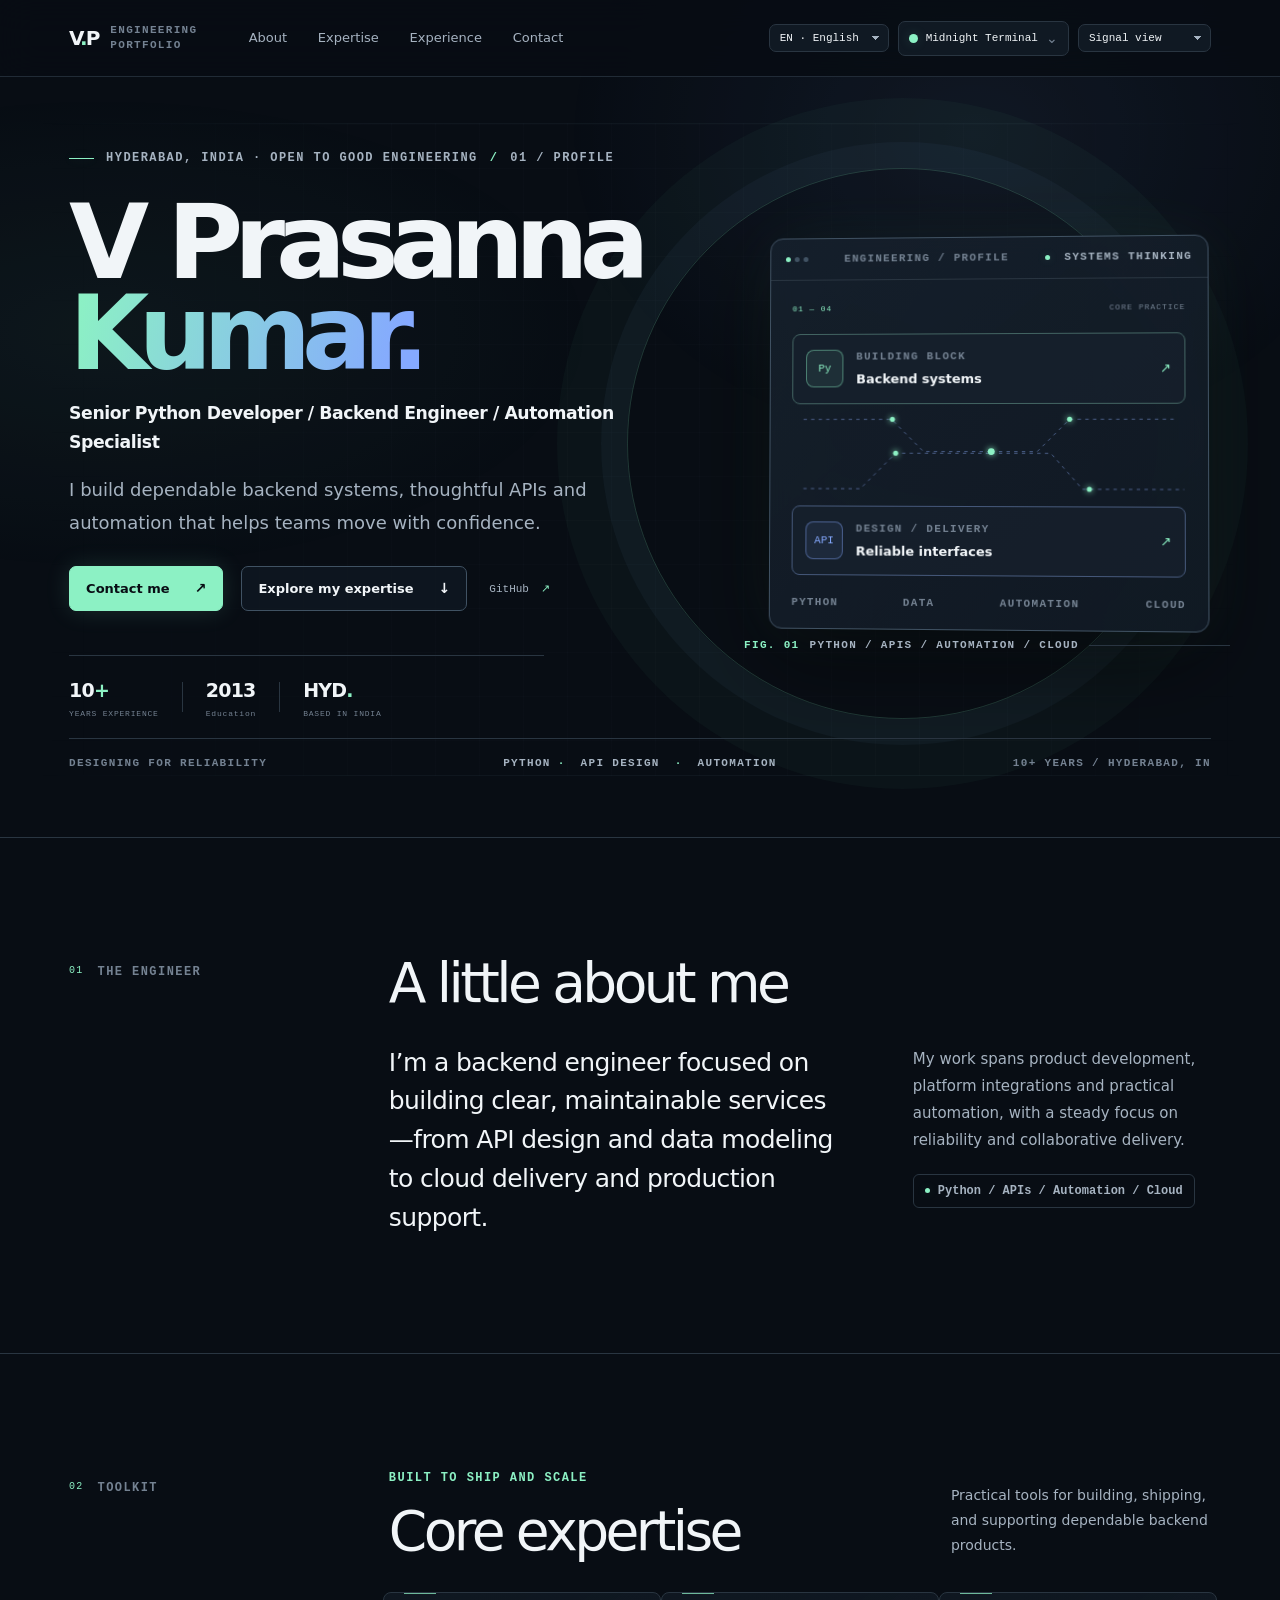
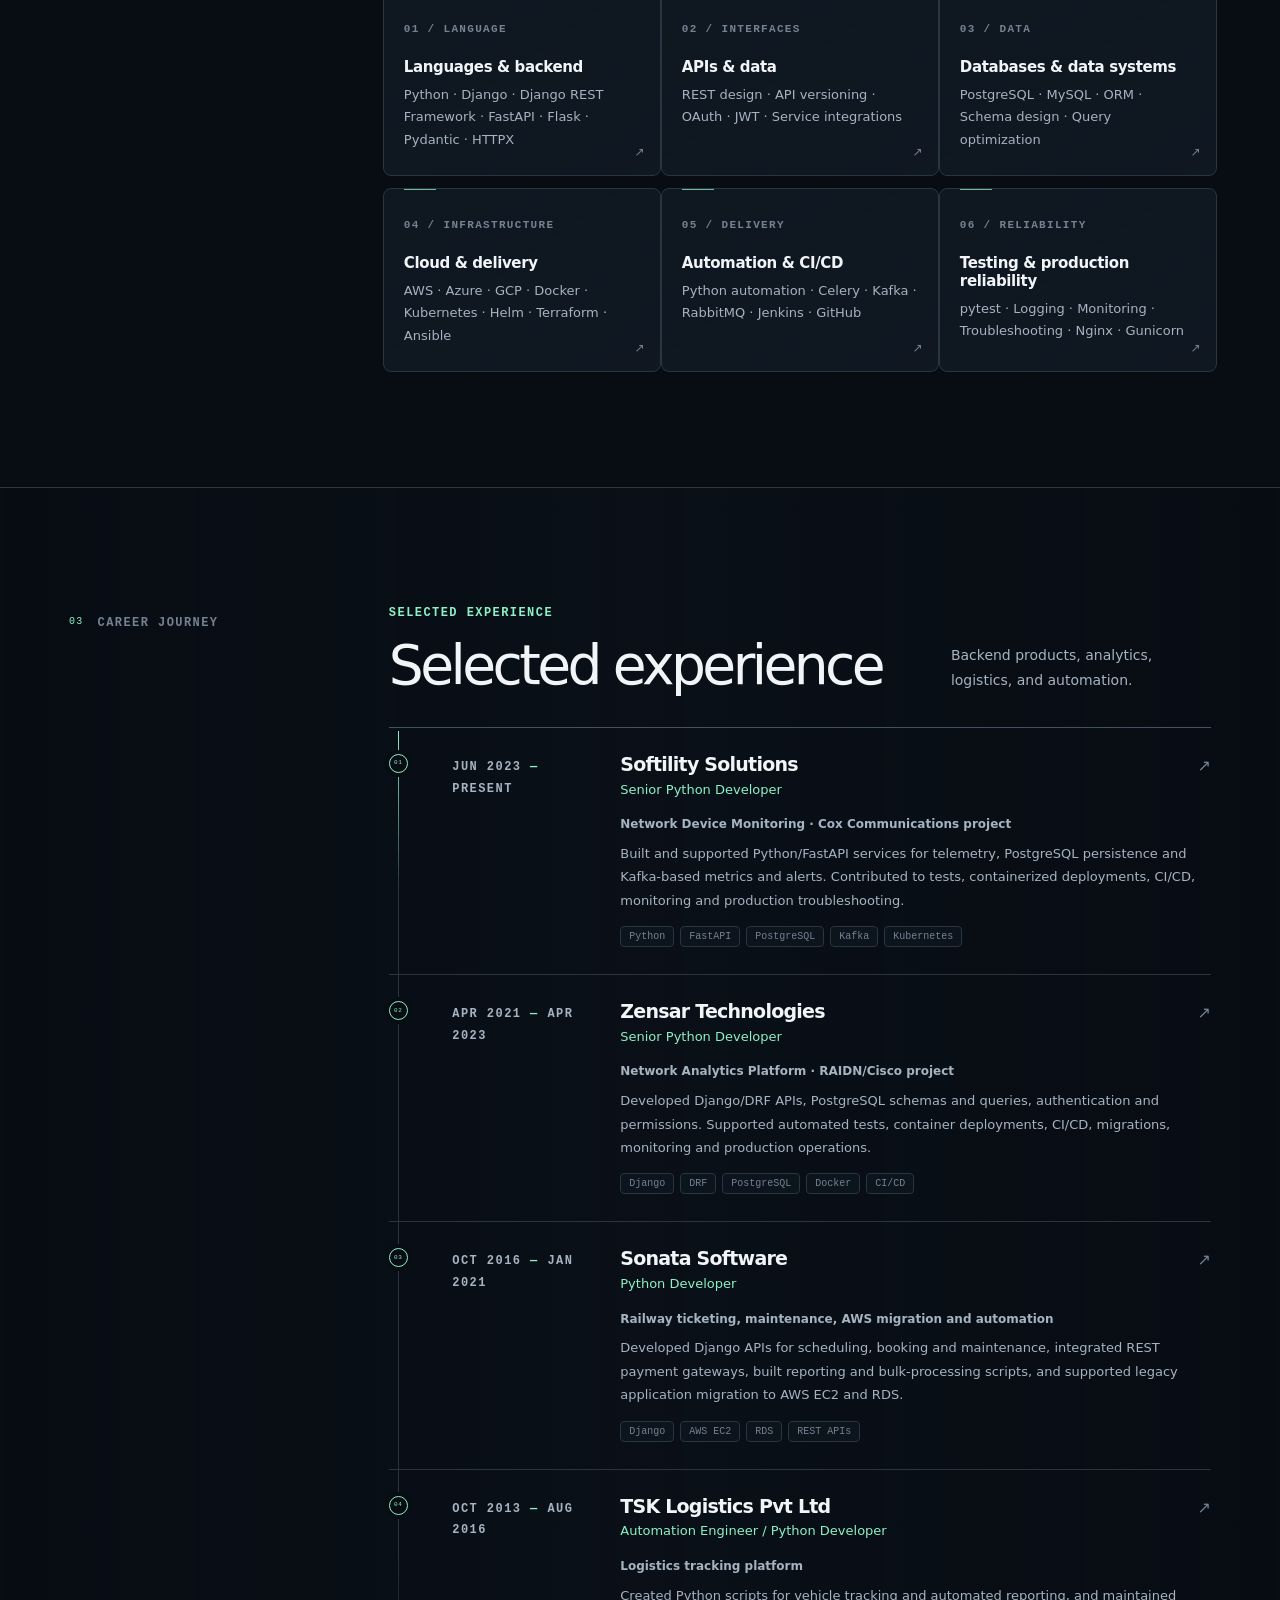
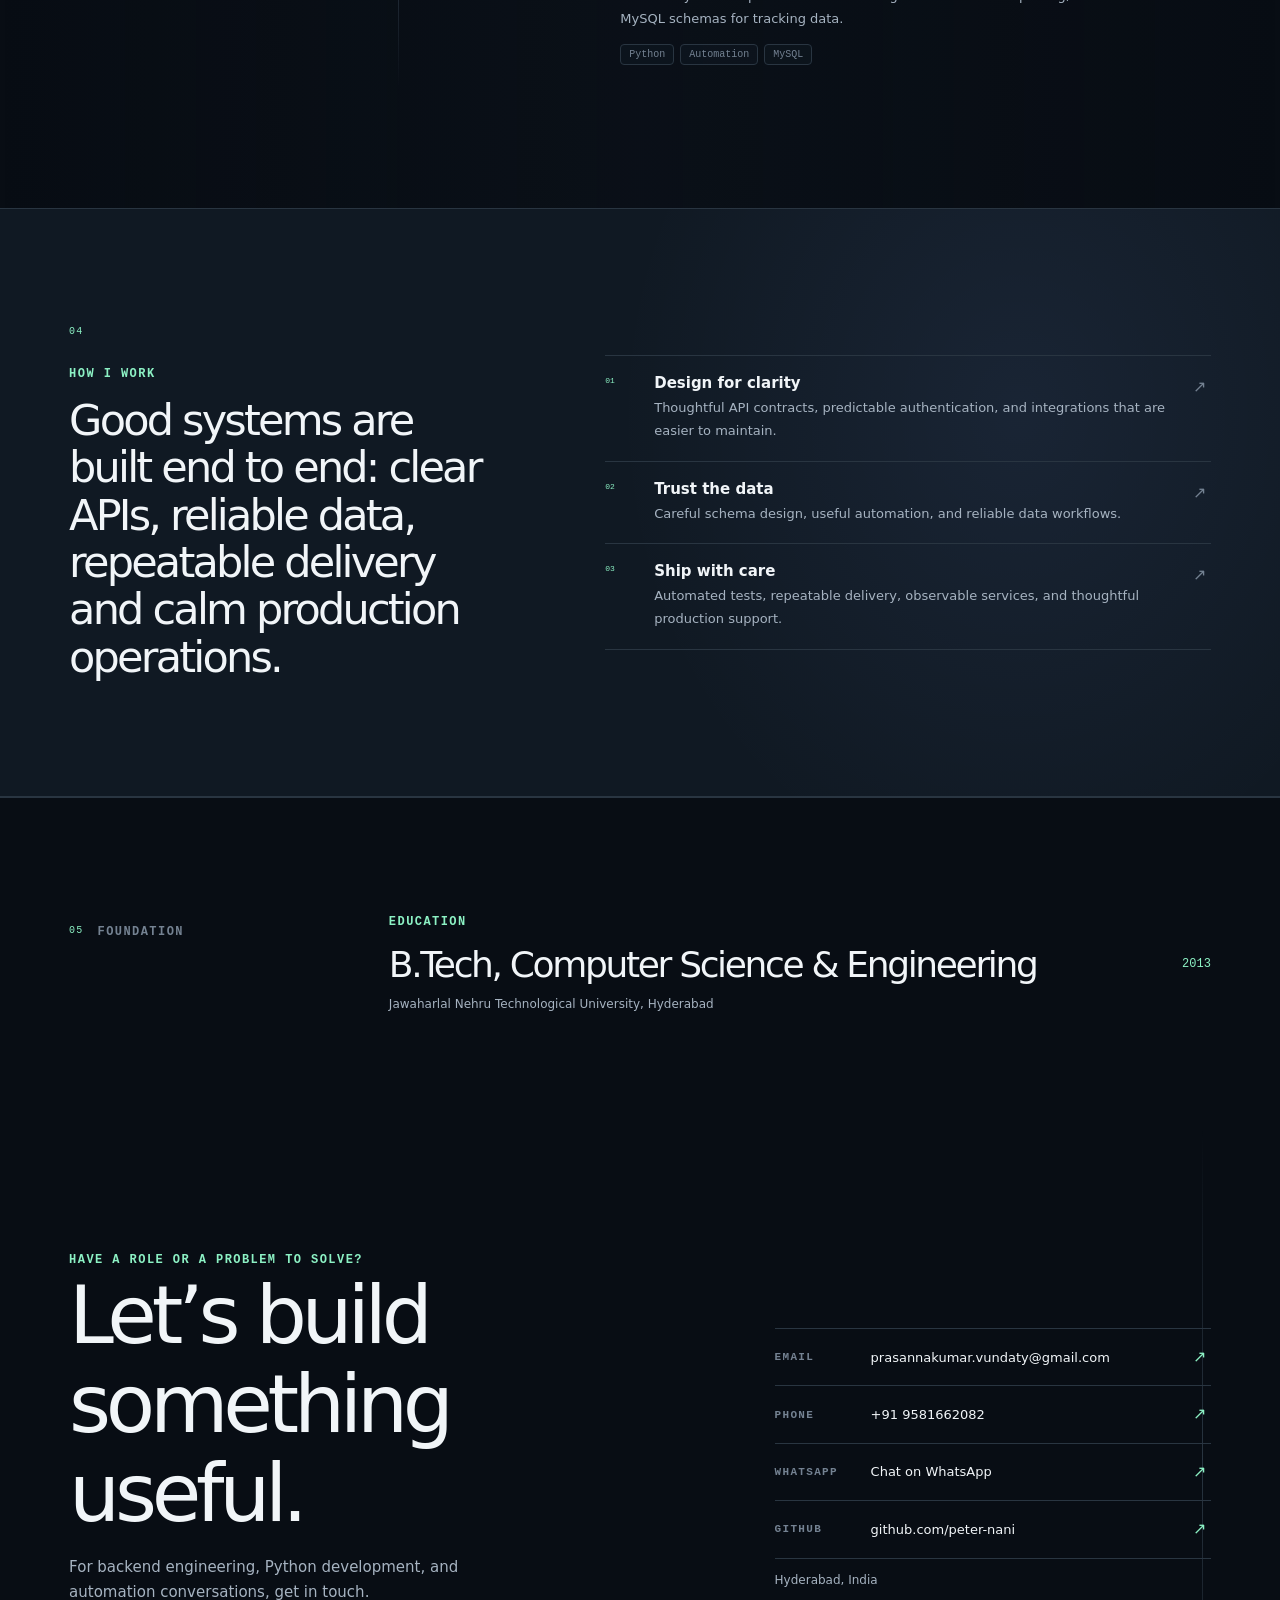
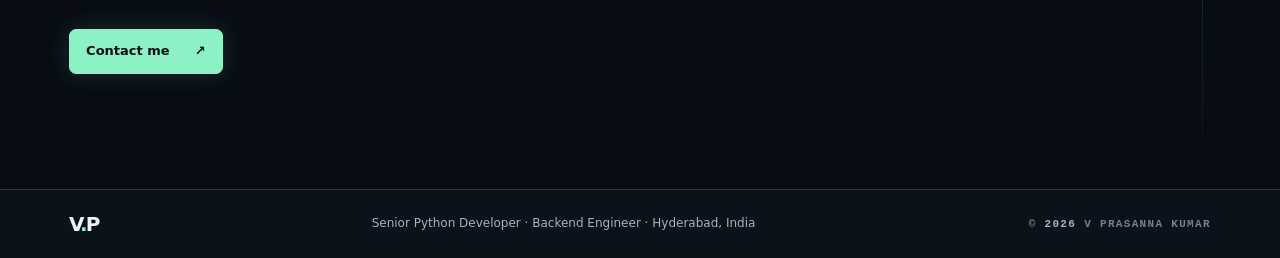
<file: index.html>
<!doctype html>
<html lang="en">
<head>
  <meta charset="utf-8">
  <meta name="viewport" content="width=device-width, initial-scale=1">
  <meta name="theme-color" content="#080d14">
  <meta name="author" content="V Prasanna Kumar">
  <meta name="robots" content="index, follow, max-snippet:-1, max-image-preview:large">
  <meta name="description" content="Senior Python Developer in Hyderabad, India, with 10+ years of experience in Python, Django, FastAPI, REST APIs, PostgreSQL, AWS, Docker, Kubernetes and automation.">
  <meta property="og:type" content="profile">
  <meta property="og:site_name" content="V Prasanna Kumar — Engineering Portfolio">
  <meta property="og:locale" content="en_IN">
  <meta property="og:title" content="V Prasanna Kumar — Senior Python Developer">
  <meta property="og:description" content="Backend systems, thoughtful APIs, and practical automation.">
  <meta property="og:url" content="./en/">
  <meta name="twitter:card" content="summary">
  <meta name="twitter:title" content="V Prasanna Kumar — Senior Python Developer">
  <meta name="twitter:description" content="Backend systems, thoughtful APIs, and practical automation.">
  <title>V Prasanna Kumar — Senior Python Developer | Django, FastAPI &amp; Backend APIs</title>
  <link rel="canonical" href="./en/">
  <link rel="alternate" hreflang="en" href="./en/">
  <link rel="alternate" hreflang="hi" href="./hi/">
  <link rel="alternate" hreflang="te" href="./te/">
  <link rel="alternate" hreflang="zh" href="./zh/">
  <link rel="alternate" hreflang="de" href="./de/">
  <link rel="alternate" hreflang="ur" href="./ur/">
  <link rel="alternate" hreflang="es" href="./es/">
  <link rel="alternate" hreflang="pt" href="./pt/">
  <link rel="alternate" hreflang="ru" href="./ru/">
  <link rel="alternate" hreflang="ar" href="./ar/">
  <link rel="alternate" hreflang="fr" href="./fr/">
  <link rel="alternate" hreflang="ko" href="./ko/">
  <link rel="alternate" hreflang="x-default" href="./en/">
  <link rel="icon" href="./favicon.svg" type="image/svg+xml">
  <script src="./theme-init.js"></script>
  <link href="https://cdn.jsdelivr.net/npm/bootstrap@5.3.8/dist/css/bootstrap.min.css" rel="stylesheet" integrity="sha384-sRIl4kxILFvY47J16cr9ZwB07vP4J8+LH7qKQnuqkuIAvNWLzeN8tE5YBujZqJLB" crossorigin="anonymous">
  <link rel="stylesheet" href="./styles.css">
  <link rel="stylesheet" href="./themes.css">
  <link rel="stylesheet" href="./views.css">
  <script type="application/ld+json">{"@context":"https://schema.org","@type":"ProfilePage","name":"V Prasanna Kumar — Senior Python Developer","url":"./en/","mainEntity":{"@type":"Person","name":"V Prasanna Kumar","jobTitle":"Senior Python Developer | Backend Engineer | Automation Specialist","description":"Senior Python developer with 10+ years of experience building maintainable services with Python, Django, Django REST Framework and FastAPI.","url":"./en/","email":"mailto:prasannakumar.vundaty@gmail.com","sameAs":["https://github.com/peter-nani"],"address":{"@type":"PostalAddress","addressLocality":"Hyderabad","addressCountry":"IN"},"knowsAbout":["Python","Django","FastAPI","REST API Development","PostgreSQL","AWS","Docker","Kubernetes","Automation"]}}</script>
</head>
<body data-theme="midnight" data-view="signal">
  <a class="skip-link" href="#main">Skip to content</a>
  <div class="ambient" aria-hidden="true"></div>
  <header class="site-header">
    <div class="header-inner container-fluid">
      <a class="brand" href="#top" aria-label="V Prasanna Kumar — home"><span class="brand-mark">V<span>.</span>P</span><span class="brand-caption">ENGINEERING<br>PORTFOLIO</span></a>
      <nav class="main-nav" aria-label="Main navigation">
        <a href="#about" data-i="navAbout">About</a><a href="#expertise" data-i="navExpertise">Expertise</a><a href="#experience" data-i="navExperience">Experience</a><a href="#contact" data-i="navContact">Contact</a>
      </nav>
      <div class="header-tools">
        <label class="visually-hidden" for="language">Choose language</label>
        <select id="language" class="form-select form-select-sm language-select" aria-label="Choose language">
          <option value="en">EN · English</option><option value="hi">हिंदी</option><option value="te">తెలుగు</option><option value="zh">中文</option><option value="de">Deutsch</option><option value="ur">اردو</option><option value="es">Español</option><option value="pt">Português</option><option value="ru">Русский</option><option value="ar">العربية</option><option value="fr">Français</option><option value="ko">한국어</option>
        </select>
        <details class="theme-picker">
          <summary aria-label="Choose a color theme"><span class="theme-current-dot"></span><span class="theme-current-name">Midnight Terminal</span><span class="chevron" aria-hidden="true">⌄</span></summary>
          <div class="theme-menu" role="group" aria-label="Color themes">
            <button type="button" class="theme-option" data-theme-value="midnight" aria-pressed="true"><i class="swatch swatch-midnight"></i>Midnight Terminal</button>
            <button type="button" class="theme-option" data-theme-value="navy" aria-pressed="false"><i class="swatch swatch-navy"></i>Executive Navy</button>
            <button type="button" class="theme-option" data-theme-value="nordic" aria-pressed="false"><i class="swatch swatch-nordic"></i>Nordic Light</button>
            <button type="button" class="theme-option" data-theme-value="violet" aria-pressed="false"><i class="swatch swatch-violet"></i>Electric Violet</button>
            <button type="button" class="theme-option" data-theme-value="emerald" aria-pressed="false"><i class="swatch swatch-emerald"></i>Emerald Studio</button>
            <button type="button" class="theme-option" data-theme-value="sunset" aria-pressed="false"><i class="swatch swatch-sunset"></i>Sunset Gradient</button>
            <button type="button" class="theme-option" data-theme-value="mono" aria-pressed="false"><i class="swatch swatch-mono"></i>Monochrome Editorial</button>
            <button type="button" class="theme-option" data-theme-value="ocean" aria-pressed="false"><i class="swatch swatch-ocean"></i>Oceanic Teal</button>
            <button type="button" class="theme-option" data-theme-value="sand" aria-pressed="false"><i class="swatch swatch-sand"></i>Warm Sand</button>
            <button type="button" class="theme-option" data-theme-value="cyber" aria-pressed="false"><i class="swatch swatch-cyber"></i>Cyberpunk Contrast</button>
            <button type="button" class="theme-option" data-theme-value="royal" aria-pressed="false"><i class="swatch swatch-royal"></i>Royal Blue</button>
            <button type="button" class="theme-option" data-theme-value="rose" aria-pressed="false"><i class="swatch swatch-rose"></i>Soft Rose</button>
          </div>
        </details>
        <label class="visually-hidden" for="view">Choose design version</label>
        <select id="view" class="form-select form-select-sm view-select" aria-label="Choose design version"><option value="signal">Signal view</option><option value="editorial">Editorial view</option><option value="studio">Studio view</option></select>
      </div>
    </div>
  </header>

  <main id="main">
    <section class="hero container-xxl" id="top" aria-labelledby="hero-title">
      <div class="hero-grid row align-items-center g-5">
        <div class="hero-copy col-lg-7 reveal">
          <div class="eyebrow"><span class="eyebrow-line"></span><span data-i="location">HYDERABAD, INDIA</span><span class="eyebrow-divider">/</span><span data-i="profileLabel">01 / PROFILE</span></div>
          <h1 id="hero-title">V Prasanna<br><span class="name-accent">Kumar<span class="name-period">.</span></span></h1>
          <p class="role-line" data-i="headline">Senior Python Developer / Backend Engineer / Automation Specialist</p>
          <p class="hero-intro" data-i="intro">I build dependable backend systems, thoughtful APIs and automation that helps teams move with confidence.</p>
          <div class="hero-actions">
            <a class="btn btn-primary action-primary" href="mailto:prasannakumar.vundaty@gmail.com"><span data-i="contactMe">Contact me</span><span class="button-arrow" aria-hidden="true">↗</span></a>
            <a class="btn btn-outline-secondary action-secondary" href="#expertise"><span data-i="explore">Explore my expertise</span><span class="button-arrow" aria-hidden="true">↓</span></a>
            <a class="github-link" href="https://github.com/peter-nani" target="_blank" rel="noopener noreferrer">GitHub <span aria-hidden="true">↗</span></a>
          </div>
          <div class="hero-facts"><div><strong>10<span>+</span></strong><small data-i="years">YEARS EXPERIENCE</small></div><span class="fact-divider"></span><div><strong>2013</strong><small data-i="educationTitle">EDUCATION</small></div><span class="fact-divider"></span><div><strong>HYD<span>.</span></strong><small data-i="based">BASED IN INDIA</small></div></div>
        </div>
        <div class="hero-art col-lg-5 reveal" role="group" aria-label="Technical focus: Python, APIs, automation, cloud">
          <div class="orbit orbit-one"></div><div class="orbit orbit-two"></div>
          <div class="console-window">
            <div class="console-top"><div class="console-lights"><i></i><i></i><i></i></div><span>ENGINEERING / PROFILE</span><span class="console-live"><i></i> SYSTEMS THINKING</span></div>
            <div class="console-content">
              <div class="console-index">01 — 04 <span>CORE PRACTICE</span></div>
              <div class="console-node"><div class="node-glyph">Py</div><div><small>BUILDING BLOCK</small><strong>Backend systems</strong></div><span class="node-mark">↗</span></div>
              <div class="circuit-map" aria-hidden="true"><svg viewBox="0 0 440 120" role="presentation"><path d="M2 18h105l38 38h80m0 0h54l38-38h121M2 100h68l42-42h113m0 0h70l37 42h118"/><circle cx="108" cy="18" r="3"/><circle cx="225" cy="56" r="4"/><circle cx="317" cy="18" r="3"/><circle cx="112" cy="58" r="3"/><circle cx="340" cy="100" r="3"/></svg></div>
              <div class="console-node node-secondary"><div class="node-glyph">API</div><div><small>DESIGN / DELIVERY</small><strong>Reliable interfaces</strong></div><span class="node-mark">↗</span></div>
              <div class="console-foot"><span>PYTHON</span><span>DATA</span><span>AUTOMATION</span><span>CLOUD</span></div>
            </div>
          </div>
          <div class="art-caption"><span class="caption-index">FIG. 01</span><span data-i="heroFocus">Python / APIs / Automation / Cloud</span><span class="caption-rule"></span></div>
        </div>
      </div>
      <div class="hero-bottomline"><span>DESIGNING FOR RELIABILITY</span><span class="bottomline-center">PYTHON<span>·</span> API DESIGN <span>·</span> AUTOMATION</span><span>10+ YEARS / HYDERABAD, IN</span></div>
    </section>

    <section class="content-section about-section" id="about" aria-labelledby="about-heading">
      <div class="container-xxl section-grid"><div class="section-aside reveal"><span class="section-number">01</span><span class="section-kicker">THE ENGINEER</span></div><div class="section-main reveal"><h2 id="about-heading" data-i="aboutTitle">Engineering that feels <em>thoughtful.</em></h2><div class="about-columns"><p class="about-lead" data-i="aboutCopy">I’m a backend engineer focused on building clear, maintainable services—from API design and data modeling to cloud delivery and production support.</p><div><p class="body-copy" data-i="aboutSub">My work spans product development, platform integrations and practical automation, with a steady focus on reliability and collaborative delivery.</p><div class="focus-stamp"><span class="stamp-dot"></span><span data-i="heroFocus">Python / APIs / Automation / Cloud</span></div></div></div></div></div>
    </section>

    <section class="content-section expertise-section" id="expertise" aria-labelledby="expertise-heading">
      <div class="container-xxl section-grid"><div class="section-aside reveal"><span class="section-number">02</span><span class="section-kicker">TOOLKIT</span></div><div class="section-main"><div class="section-heading-row reveal"><div><p class="micro-label">BUILT TO SHIP AND SCALE</p><h2 id="expertise-heading" data-i="expertiseTitle">Core expertise</h2></div><p class="heading-aside" data-i="skillIntro">Practical tools for building, shipping, and supporting dependable backend products.</p></div>
        <div class="expertise-grid row g-3">
          <article class="skill-panel col-md-6 col-xl-4 reveal"><span class="skill-index">01 / LANGUAGE</span><h3 data-i="backend">Python &amp; backend</h3><p>Python · Django · Django REST Framework · FastAPI · Flask · Pydantic · HTTPX</p><span class="panel-corner" aria-hidden="true">↗</span></article>
          <article class="skill-panel col-md-6 col-xl-4 reveal"><span class="skill-index">02 / INTERFACES</span><h3 data-i="apiData">APIs &amp; identity</h3><p>REST design · API versioning · OAuth · JWT · Service integrations</p><span class="panel-corner" aria-hidden="true">↗</span></article>
          <article class="skill-panel col-md-6 col-xl-4 reveal"><span class="skill-index">03 / DATA</span><h3 data-i="dataTitle">Databases &amp; data systems</h3><p>PostgreSQL · MySQL · ORM · Schema design · Query optimization</p><span class="panel-corner" aria-hidden="true">↗</span></article>
          <article class="skill-panel col-md-6 col-xl-4 reveal"><span class="skill-index">04 / INFRASTRUCTURE</span><h3 data-i="cloud">Cloud &amp; infrastructure</h3><p>AWS · Azure · GCP · Docker · Kubernetes · Helm · Terraform · Ansible</p><span class="panel-corner" aria-hidden="true">↗</span></article>
          <article class="skill-panel col-md-6 col-xl-4 reveal"><span class="skill-index">05 / DELIVERY</span><h3 data-i="automation">Automation &amp; CI/CD</h3><p>Python automation · Celery · Kafka · RabbitMQ · Jenkins · GitHub</p><span class="panel-corner" aria-hidden="true">↗</span></article>
          <article class="skill-panel col-md-6 col-xl-4 reveal"><span class="skill-index">06 / RELIABILITY</span><h3 data-i="reliability">Testing &amp; production</h3><p>pytest · Logging · Monitoring · Troubleshooting · Nginx · Gunicorn</p><span class="panel-corner" aria-hidden="true">↗</span></article>
        </div>
      </div></div>
    </section>

    <section class="content-section experience-section" id="experience" aria-labelledby="experience-heading">
      <div class="container-xxl section-grid"><div class="section-aside reveal"><span class="section-number">03</span><span class="section-kicker">CAREER JOURNEY</span></div><div class="section-main"><div class="section-heading-row reveal"><div><p class="micro-label">SELECTED EXPERIENCE</p><h2 id="experience-heading" data-i="experienceTitle">Experience, built over time.</h2></div><p class="heading-aside" data-i="experienceIntro">A track record across backend products, analytics, logistics and automation.</p></div>
        <div class="timeline">
          <article class="timeline-entry reveal"><div class="timeline-marker"><span>01</span></div><div class="timeline-date">JUN 2023 <span>—</span> PRESENT</div><div class="timeline-body"><div class="job-heading"><div><h3>Softility Solutions</h3><p class="job-title" data-i="softilityTitle">Senior Python Developer</p></div><span class="job-arrow" aria-hidden="true">↗</span></div><p class="project-context" data-i="softilityProject">Network Device Monitoring · Cox Communications project</p><p class="job-description" data-i="softilityCopy">Built and supported Python/FastAPI services for telemetry, PostgreSQL persistence and Kafka-based metrics and alerts. Contributed to tests, containerized deployments, CI/CD, monitoring and production troubleshooting.</p><div class="tag-list"><span>Python</span><span>FastAPI</span><span>PostgreSQL</span><span>Kafka</span><span>Kubernetes</span></div></div></article>
          <article class="timeline-entry reveal"><div class="timeline-marker"><span>02</span></div><div class="timeline-date">APR 2021 <span>—</span> APR 2023</div><div class="timeline-body"><div class="job-heading"><div><h3>Zensar Technologies</h3><p class="job-title" data-i="zensarTitle">Senior Python Developer</p></div><span class="job-arrow" aria-hidden="true">↗</span></div><p class="project-context" data-i="zensarProject">Network Analytics Platform · RAIDN/Cisco project</p><p class="job-description" data-i="zensarCopy">Developed Django/DRF APIs, PostgreSQL schemas and queries, authentication and permissions. Supported automated tests, container deployments, CI/CD, migrations, monitoring and production operations.</p><div class="tag-list"><span>Django</span><span>DRF</span><span>PostgreSQL</span><span>Docker</span><span>CI/CD</span></div></div></article>
          <article class="timeline-entry reveal"><div class="timeline-marker"><span>03</span></div><div class="timeline-date">OCT 2016 <span>—</span> JAN 2021</div><div class="timeline-body"><div class="job-heading"><div><h3>Sonata Software</h3><p class="job-title" data-i="sonataTitle">Python Developer</p></div><span class="job-arrow" aria-hidden="true">↗</span></div><p class="project-context" data-i="sonataProject">Railway ticketing, maintenance, AWS migration and automation</p><p class="job-description" data-i="sonataCopy">Developed Django APIs for scheduling, booking and maintenance, integrated REST payment gateways, built reporting and bulk-processing scripts, and supported legacy application migration to AWS EC2 and RDS.</p><div class="tag-list"><span>Django</span><span>AWS EC2</span><span>RDS</span><span>REST APIs</span></div></div></article>
          <article class="timeline-entry reveal"><div class="timeline-marker"><span>04</span></div><div class="timeline-date">OCT 2013 <span>—</span> AUG 2016</div><div class="timeline-body"><div class="job-heading"><div><h3>TSK Logistics Pvt Ltd</h3><p class="job-title" data-i="tskTitle">Automation Engineer / Python Developer</p></div><span class="job-arrow" aria-hidden="true">↗</span></div><p class="project-context" data-i="tskProject">Logistics tracking platform</p><p class="job-description" data-i="tskCopy">Created Python scripts for vehicle tracking and automated reporting, and maintained MySQL schemas for tracking data.</p><div class="tag-list"><span>Python</span><span>Automation</span><span>MySQL</span></div></div></article>
        </div>
      </div></div>
    </section>

    <section class="approach-section" aria-labelledby="approach-heading"><div class="container-xxl approach-inner"><div class="approach-intro reveal"><span class="section-number">04</span><p class="micro-label" data-i="focusLabel">ENGINEERING APPROACH</p><h2 id="approach-heading" data-i="focusCopy">Good systems are built end to end: clear APIs, reliable data, repeatable delivery and calm production operations.</h2></div><div class="approach-list"><article class="approach-item reveal"><span>01</span><div><h3 data-i="approachApi">Design for clarity</h3><p data-i="approachApiCopy">Thoughtful API contracts, predictable authentication, and integrations that are easier to maintain.</p></div><i aria-hidden="true">↗</i></article><article class="approach-item reveal"><span>02</span><div><h3 data-i="approachData">Trust the data</h3><p data-i="approachDataCopy">Careful schema design, useful automation, and reliable data workflows.</p></div><i aria-hidden="true">↗</i></article><article class="approach-item reveal"><span>03</span><div><h3 data-i="approachDelivery">Ship with care</h3><p data-i="approachDeliveryCopy">Automated tests, repeatable CI/CD, observable services, and thoughtful production support.</p></div><i aria-hidden="true">↗</i></article></div></div></section>

    <section class="content-section education-section" id="education" aria-labelledby="education-heading"><div class="container-xxl section-grid"><div class="section-aside reveal"><span class="section-number">05</span><span class="section-kicker">FOUNDATION</span></div><div class="section-main education-main reveal"><div><p class="micro-label" data-i="educationTitle">EDUCATION</p><h2 id="education-heading" data-i="degree">B.Tech, Computer Science &amp; Engineering</h2><p>Jawaharlal Nehru Technological University, Hyderabad</p></div><span class="education-year">2013</span></div></div></section>

    <section class="contact-section" id="contact" aria-labelledby="contact-heading"><div class="container-xxl contact-inner"><div class="contact-copy reveal"><span class="micro-label" data-i="contactLabel">HAVE A ROLE OR A PROBLEM TO SOLVE?</span><h2 id="contact-heading" data-i="contactTitle">Let’s build something useful.</h2><p data-i="contactIntro">For backend engineering, Python development, and automation conversations, get in touch.</p><a class="btn btn-primary action-primary contact-cta" href="mailto:prasannakumar.vundaty@gmail.com"><span data-i="contactMe">Contact me</span><span aria-hidden="true">↗</span></a></div><div class="contact-links reveal"><a href="mailto:prasannakumar.vundaty@gmail.com"><span class="contact-link-label">EMAIL</span><strong>prasannakumar.vundaty@gmail.com</strong><i aria-hidden="true">↗</i></a><a href="tel:+919581662082"><span class="contact-link-label">PHONE</span><strong>+91 9581662082</strong><i aria-hidden="true">↗</i></a><a href="https://wa.me/919581662082" target="_blank" rel="noopener noreferrer"><span class="contact-link-label">WHATSAPP</span><strong>Chat on WhatsApp</strong><i aria-hidden="true">↗</i></a><a href="https://github.com/peter-nani" target="_blank" rel="noopener noreferrer"><span class="contact-link-label">GITHUB</span><strong>github.com/peter-nani</strong><i aria-hidden="true">↗</i></a><p class="contact-location" data-i="contactLocation">Hyderabad, India</p></div></div></section>
  </main>

  <footer class="site-footer"><div class="container-xxl footer-inner"><a class="brand" href="#top"><span class="brand-mark">V<span>.</span>P</span></a><p data-i="footer">Senior Python Developer · Backend Engineer · Hyderabad, India</p><span class="footer-code">© <span id="year"></span> V PRASANNA KUMAR</span></div></footer>
  <script src="./translations.js"></script>
  <script src="./app.js" defer></script>
</body>
</html>
</file>
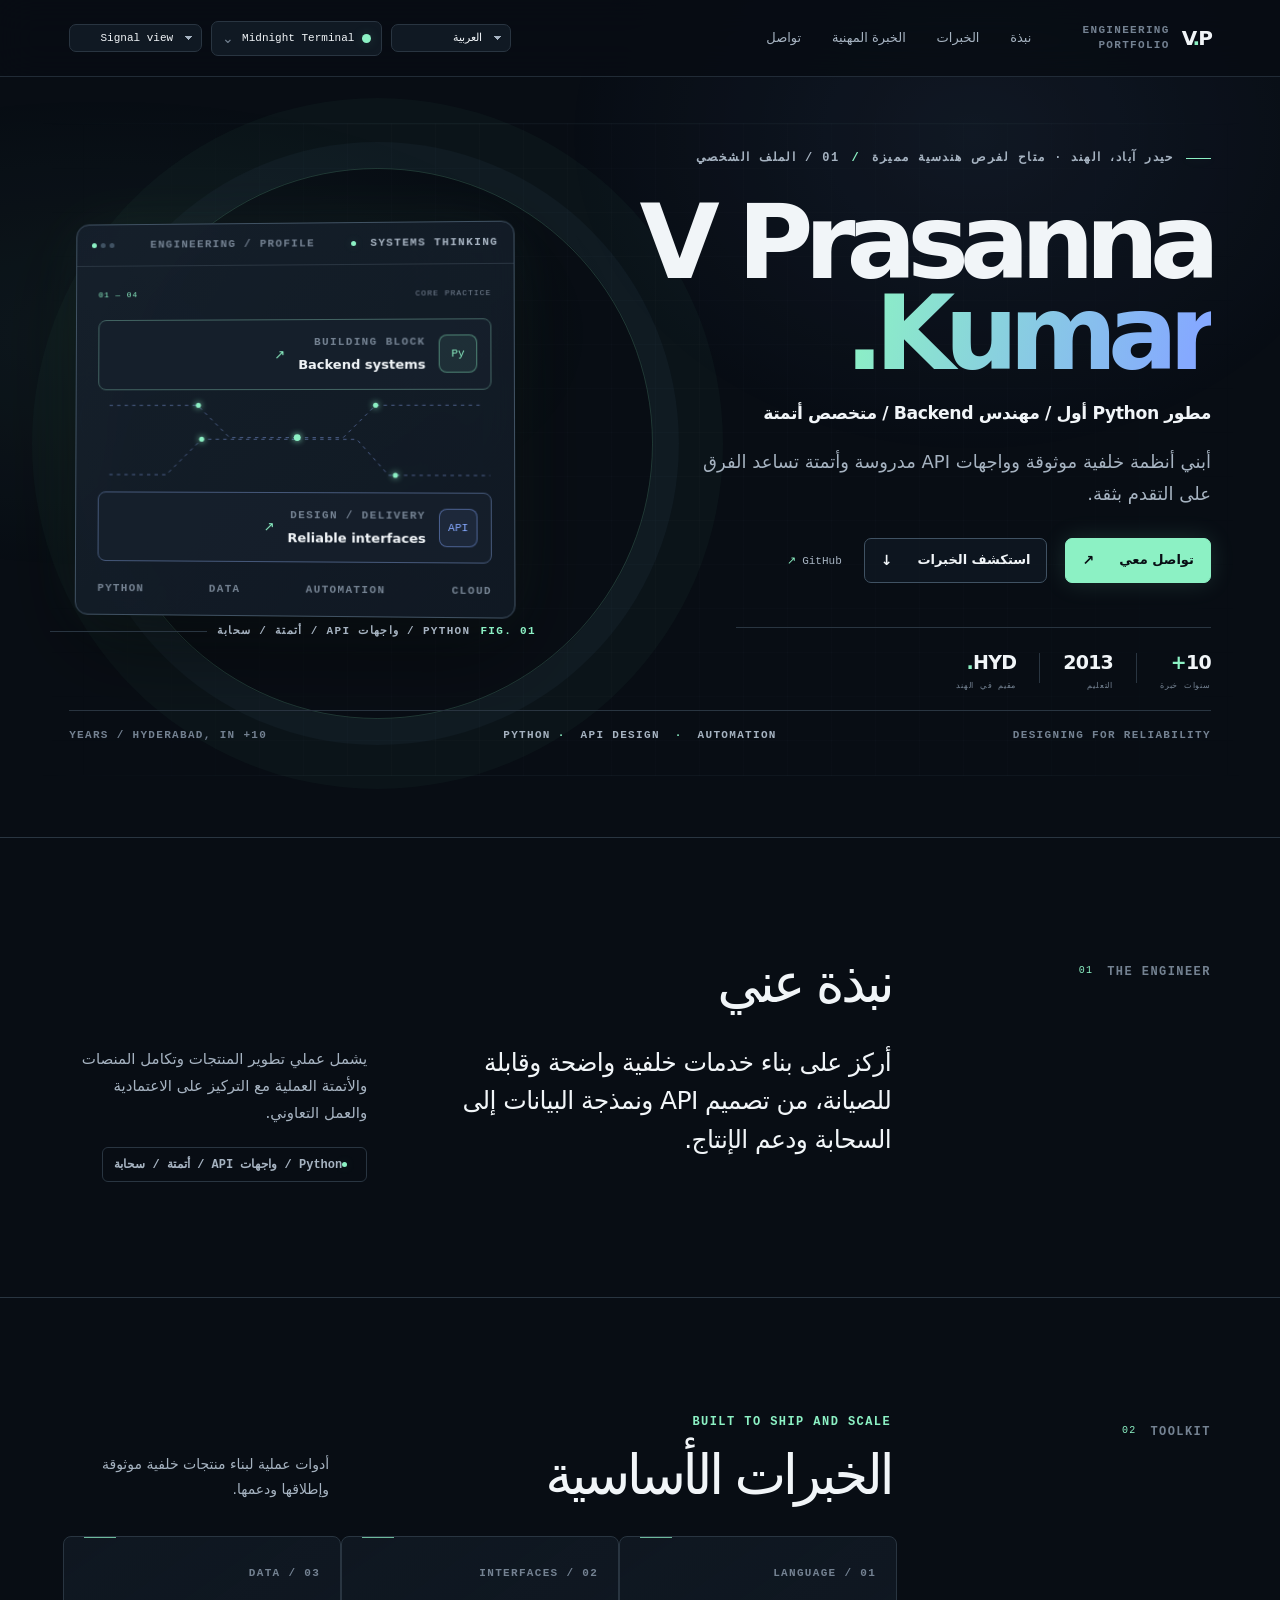
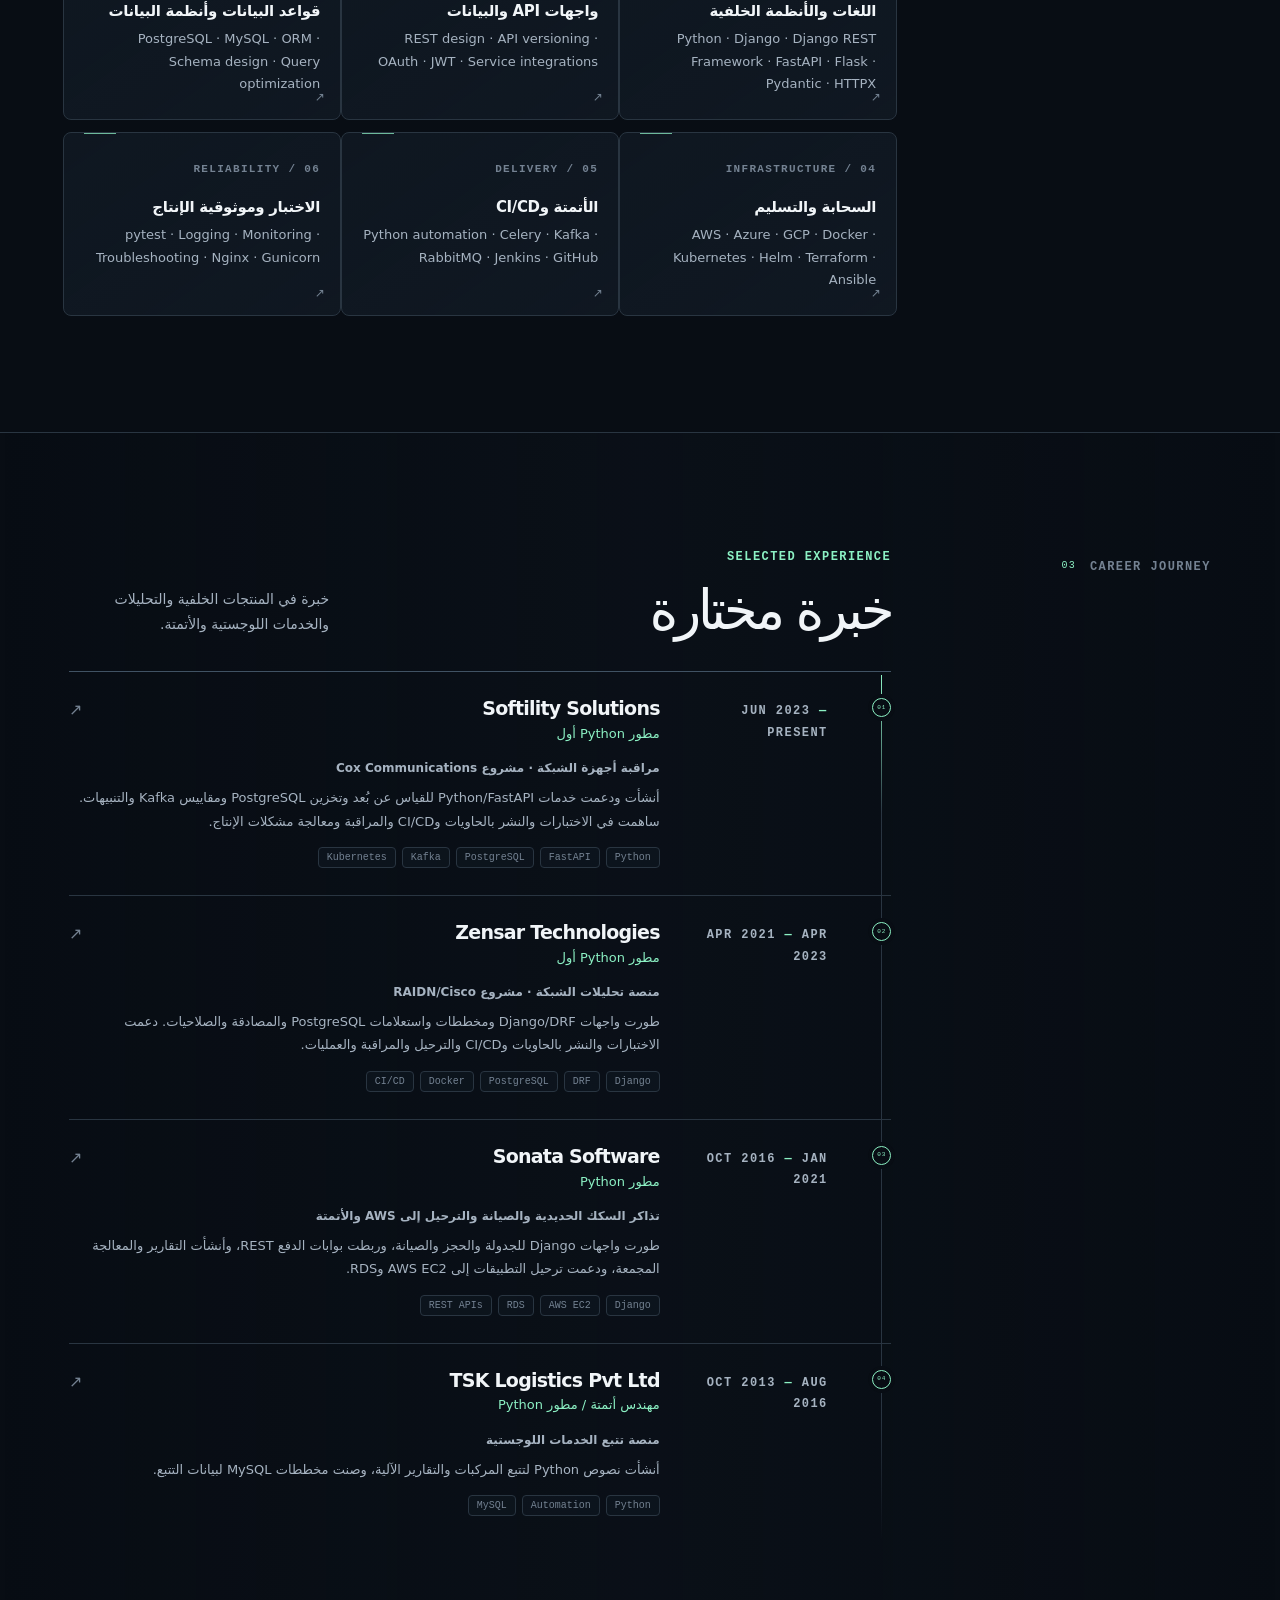
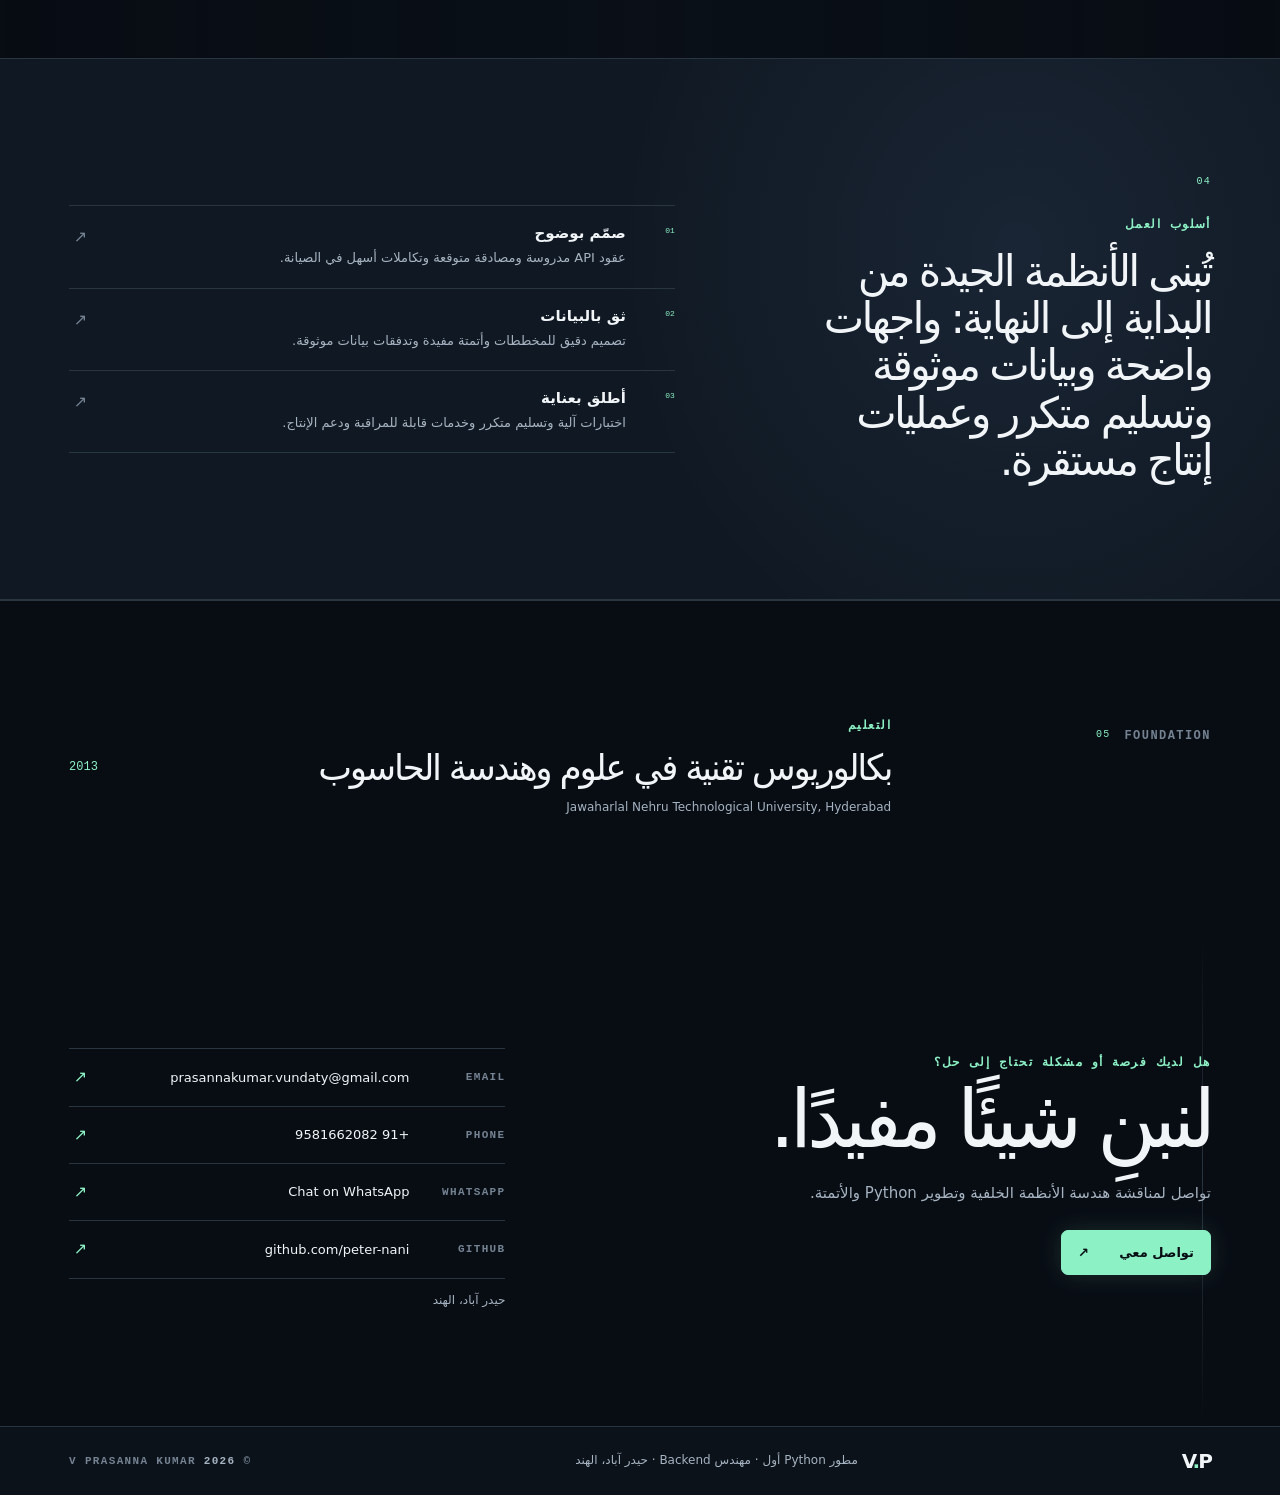
<file: ar/index.html>
<!doctype html>
<html lang="ar" dir="rtl">
<head>
  <meta charset="utf-8">
  <meta name="viewport" content="width=device-width, initial-scale=1">
  <meta name="theme-color" content="#080d14">
  <meta name="author" content="V Prasanna Kumar">
  <meta name="robots" content="index, follow, max-snippet:-1, max-image-preview:large">
  <meta name="description" content="مطور Python أول بخبرة تزيد على 10 سنوات في بناء خدمات قابلة للصيانة باستخدام Python وDjango وDjango REST Framework وFastAPI. حيدر آباد، الهند.">
  <meta property="og:type" content="profile">
  <meta property="og:site_name" content="V Prasanna Kumar — Engineering Portfolio">
  <meta property="og:locale" content="ar_SA">
  <meta property="og:title" content="مطور Python أول | V Prasanna Kumar">
  <meta property="og:description" content="أبني أنظمة خلفية موثوقة وواجهات API مدروسة وأتمتة تساعد الفرق على التقدم بثقة.">
  <meta property="og:url" content="./">
  <meta name="twitter:card" content="summary">
  <meta name="twitter:title" content="مطور Python أول | V Prasanna Kumar">
  <meta name="twitter:description" content="أبني أنظمة خلفية موثوقة وواجهات API مدروسة وأتمتة تساعد الفرق على التقدم بثقة.">
  <title>مطور Python أول | V Prasanna Kumar</title>
  <link rel="canonical" href="./">
  <link rel="alternate" hreflang="en" href="../en/">
  <link rel="alternate" hreflang="hi" href="../hi/">
  <link rel="alternate" hreflang="te" href="../te/">
  <link rel="alternate" hreflang="zh" href="../zh/">
  <link rel="alternate" hreflang="de" href="../de/">
  <link rel="alternate" hreflang="ur" href="../ur/">
  <link rel="alternate" hreflang="es" href="../es/">
  <link rel="alternate" hreflang="pt" href="../pt/">
  <link rel="alternate" hreflang="ru" href="../ru/">
  <link rel="alternate" hreflang="ar" href="../ar/">
  <link rel="alternate" hreflang="fr" href="../fr/">
  <link rel="alternate" hreflang="ko" href="../ko/">
  <link rel="alternate" hreflang="x-default" href="../en/">
  <link rel="icon" href="../favicon.svg" type="image/svg+xml">
  <script src="../theme-init.js"></script>
  <link href="https://cdn.jsdelivr.net/npm/bootstrap@5.3.8/dist/css/bootstrap.min.css" rel="stylesheet" integrity="sha384-sRIl4kxILFvY47J16cr9ZwB07vP4J8+LH7qKQnuqkuIAvNWLzeN8tE5YBujZqJLB" crossorigin="anonymous">
  <link rel="stylesheet" href="../styles.css">
  <link rel="stylesheet" href="../themes.css">
  <link rel="stylesheet" href="../views.css">
  <script type="application/ld+json">{"@context":"https://schema.org","@type":"ProfilePage","name":"مطور Python أول | V Prasanna Kumar","url":"./","mainEntity":{"@type":"Person","name":"V Prasanna Kumar","jobTitle":"مطور Python أول | مهندس Backend | متخصص أتمتة","description":"مطور Python أول بخبرة تزيد على 10 سنوات في بناء خدمات قابلة للصيانة باستخدام Python وDjango وDjango REST Framework وFastAPI.","url":"./","email":"mailto:prasannakumar.vundaty@gmail.com","sameAs":["https://github.com/peter-nani"],"address":{"@type":"PostalAddress","addressLocality":"Hyderabad","addressCountry":"IN"},"knowsAbout":["Python","Django","FastAPI","REST API Development","PostgreSQL","AWS","Docker","Kubernetes","Automation"]}}</script>
</head>
<body data-theme="midnight" data-view="signal">
  <a class="skip-link" href="#main">Skip to content</a>
  <div class="ambient" aria-hidden="true"></div>
  <header class="site-header">
    <div class="header-inner container-fluid">
      <a class="brand" href="#top" aria-label="V Prasanna Kumar — home"><span class="brand-mark">V<span>.</span>P</span><span class="brand-caption">ENGINEERING<br>PORTFOLIO</span></a>
      <nav class="main-nav" aria-label="Main navigation">
        <a href="#about" data-i="navAbout">نبذة</a><a href="#expertise" data-i="navExpertise">الخبرات</a><a href="#experience" data-i="navExperience">الخبرة المهنية</a><a href="#contact" data-i="navContact">تواصل</a>
      </nav>
      <div class="header-tools">
        <label class="visually-hidden" for="language">Choose language</label>
        <select id="language" class="form-select form-select-sm language-select" aria-label="Choose language">
          <option value="en">EN · English</option><option value="hi">हिंदी</option><option value="te">తెలుగు</option><option value="zh">中文</option><option value="de">Deutsch</option><option value="ur">اردو</option><option value="es">Español</option><option value="pt">Português</option><option value="ru">Русский</option><option value="ar">العربية</option><option value="fr">Français</option><option value="ko">한국어</option>
        </select>
        <details class="theme-picker">
          <summary aria-label="Choose a color theme"><span class="theme-current-dot"></span><span class="theme-current-name">Midnight Terminal</span><span class="chevron" aria-hidden="true">⌄</span></summary>
          <div class="theme-menu" role="group" aria-label="Color themes">
            <button type="button" class="theme-option" data-theme-value="midnight" aria-pressed="true"><i class="swatch swatch-midnight"></i>Midnight Terminal</button>
            <button type="button" class="theme-option" data-theme-value="navy" aria-pressed="false"><i class="swatch swatch-navy"></i>Executive Navy</button>
            <button type="button" class="theme-option" data-theme-value="nordic" aria-pressed="false"><i class="swatch swatch-nordic"></i>Nordic Light</button>
            <button type="button" class="theme-option" data-theme-value="violet" aria-pressed="false"><i class="swatch swatch-violet"></i>Electric Violet</button>
            <button type="button" class="theme-option" data-theme-value="emerald" aria-pressed="false"><i class="swatch swatch-emerald"></i>Emerald Studio</button>
            <button type="button" class="theme-option" data-theme-value="sunset" aria-pressed="false"><i class="swatch swatch-sunset"></i>Sunset Gradient</button>
            <button type="button" class="theme-option" data-theme-value="mono" aria-pressed="false"><i class="swatch swatch-mono"></i>Monochrome Editorial</button>
            <button type="button" class="theme-option" data-theme-value="ocean" aria-pressed="false"><i class="swatch swatch-ocean"></i>Oceanic Teal</button>
            <button type="button" class="theme-option" data-theme-value="sand" aria-pressed="false"><i class="swatch swatch-sand"></i>Warm Sand</button>
            <button type="button" class="theme-option" data-theme-value="cyber" aria-pressed="false"><i class="swatch swatch-cyber"></i>Cyberpunk Contrast</button>
            <button type="button" class="theme-option" data-theme-value="royal" aria-pressed="false"><i class="swatch swatch-royal"></i>Royal Blue</button>
            <button type="button" class="theme-option" data-theme-value="rose" aria-pressed="false"><i class="swatch swatch-rose"></i>Soft Rose</button>
          </div>
        </details>
        <label class="visually-hidden" for="view">Choose design version</label>
        <select id="view" class="form-select form-select-sm view-select" aria-label="Choose design version"><option value="signal">Signal view</option><option value="editorial">Editorial view</option><option value="studio">Studio view</option></select>
      </div>
    </div>
  </header>

  <main id="main">
    <section class="hero container-xxl" id="top" aria-labelledby="hero-title">
      <div class="hero-grid row align-items-center g-5">
        <div class="hero-copy col-lg-7 reveal">
          <div class="eyebrow"><span class="eyebrow-line"></span><span data-i="location">حيدر آباد، الهند · متاح لفرص هندسية مميزة</span><span class="eyebrow-divider">/</span><span data-i="profileLabel">01 / الملف الشخصي</span></div>
          <h1 id="hero-title">V Prasanna<br><span class="name-accent">Kumar<span class="name-period">.</span></span></h1>
          <p class="role-line" data-i="headline">مطور Python أول / مهندس Backend / متخصص أتمتة</p>
          <p class="hero-intro" data-i="intro">أبني أنظمة خلفية موثوقة وواجهات API مدروسة وأتمتة تساعد الفرق على التقدم بثقة.</p>
          <div class="hero-actions">
            <a class="btn btn-primary action-primary" href="mailto:prasannakumar.vundaty@gmail.com"><span data-i="contactMe">تواصل معي</span><span class="button-arrow" aria-hidden="true">↗</span></a>
            <a class="btn btn-outline-secondary action-secondary" href="#expertise"><span data-i="explore">استكشف الخبرات</span><span class="button-arrow" aria-hidden="true">↓</span></a>
            <a class="github-link" href="https://github.com/peter-nani" target="_blank" rel="noopener noreferrer">GitHub <span aria-hidden="true">↗</span></a>
          </div>
          <div class="hero-facts"><div><strong>10<span>+</span></strong><small data-i="years">سنوات خبرة</small></div><span class="fact-divider"></span><div><strong>2013</strong><small data-i="educationTitle">التعليم</small></div><span class="fact-divider"></span><div><strong>HYD<span>.</span></strong><small data-i="based">مقيم في الهند</small></div></div>
        </div>
        <div class="hero-art col-lg-5 reveal" role="group" aria-label="Technical focus: Python, APIs, automation, cloud">
          <div class="orbit orbit-one"></div><div class="orbit orbit-two"></div>
          <div class="console-window">
            <div class="console-top"><div class="console-lights"><i></i><i></i><i></i></div><span>ENGINEERING / PROFILE</span><span class="console-live"><i></i> SYSTEMS THINKING</span></div>
            <div class="console-content">
              <div class="console-index">01 — 04 <span>CORE PRACTICE</span></div>
              <div class="console-node"><div class="node-glyph">Py</div><div><small>BUILDING BLOCK</small><strong>Backend systems</strong></div><span class="node-mark">↗</span></div>
              <div class="circuit-map" aria-hidden="true"><svg viewBox="0 0 440 120" role="presentation"><path d="M2 18h105l38 38h80m0 0h54l38-38h121M2 100h68l42-42h113m0 0h70l37 42h118"/><circle cx="108" cy="18" r="3"/><circle cx="225" cy="56" r="4"/><circle cx="317" cy="18" r="3"/><circle cx="112" cy="58" r="3"/><circle cx="340" cy="100" r="3"/></svg></div>
              <div class="console-node node-secondary"><div class="node-glyph">API</div><div><small>DESIGN / DELIVERY</small><strong>Reliable interfaces</strong></div><span class="node-mark">↗</span></div>
              <div class="console-foot"><span>PYTHON</span><span>DATA</span><span>AUTOMATION</span><span>CLOUD</span></div>
            </div>
          </div>
          <div class="art-caption"><span class="caption-index">FIG. 01</span><span data-i="heroFocus">Python / واجهات API / أتمتة / سحابة</span><span class="caption-rule"></span></div>
        </div>
      </div>
      <div class="hero-bottomline"><span>DESIGNING FOR RELIABILITY</span><span class="bottomline-center">PYTHON<span>·</span> API DESIGN <span>·</span> AUTOMATION</span><span>10+ YEARS / HYDERABAD, IN</span></div>
    </section>

    <section class="content-section about-section" id="about" aria-labelledby="about-heading">
      <div class="container-xxl section-grid"><div class="section-aside reveal"><span class="section-number">01</span><span class="section-kicker">THE ENGINEER</span></div><div class="section-main reveal"><h2 id="about-heading" data-i="aboutTitle">نبذة عني</h2><div class="about-columns"><p class="about-lead" data-i="aboutCopy">أركز على بناء خدمات خلفية واضحة وقابلة للصيانة، من تصميم API ونمذجة البيانات إلى السحابة ودعم الإنتاج.</p><div><p class="body-copy" data-i="aboutSub">يشمل عملي تطوير المنتجات وتكامل المنصات والأتمتة العملية مع التركيز على الاعتمادية والعمل التعاوني.</p><div class="focus-stamp"><span class="stamp-dot"></span><span data-i="heroFocus">Python / واجهات API / أتمتة / سحابة</span></div></div></div></div></div>
    </section>

    <section class="content-section expertise-section" id="expertise" aria-labelledby="expertise-heading">
      <div class="container-xxl section-grid"><div class="section-aside reveal"><span class="section-number">02</span><span class="section-kicker">TOOLKIT</span></div><div class="section-main"><div class="section-heading-row reveal"><div><p class="micro-label">BUILT TO SHIP AND SCALE</p><h2 id="expertise-heading" data-i="expertiseTitle">الخبرات الأساسية</h2></div><p class="heading-aside" data-i="skillIntro">أدوات عملية لبناء منتجات خلفية موثوقة وإطلاقها ودعمها.</p></div>
        <div class="expertise-grid row g-3">
          <article class="skill-panel col-md-6 col-xl-4 reveal"><span class="skill-index">01 / LANGUAGE</span><h3 data-i="backend">اللغات والأنظمة الخلفية</h3><p>Python · Django · Django REST Framework · FastAPI · Flask · Pydantic · HTTPX</p><span class="panel-corner" aria-hidden="true">↗</span></article>
          <article class="skill-panel col-md-6 col-xl-4 reveal"><span class="skill-index">02 / INTERFACES</span><h3 data-i="apiData">واجهات API والبيانات</h3><p>REST design · API versioning · OAuth · JWT · Service integrations</p><span class="panel-corner" aria-hidden="true">↗</span></article>
          <article class="skill-panel col-md-6 col-xl-4 reveal"><span class="skill-index">03 / DATA</span><h3 data-i="dataTitle">قواعد البيانات وأنظمة البيانات</h3><p>PostgreSQL · MySQL · ORM · Schema design · Query optimization</p><span class="panel-corner" aria-hidden="true">↗</span></article>
          <article class="skill-panel col-md-6 col-xl-4 reveal"><span class="skill-index">04 / INFRASTRUCTURE</span><h3 data-i="cloud">السحابة والتسليم</h3><p>AWS · Azure · GCP · Docker · Kubernetes · Helm · Terraform · Ansible</p><span class="panel-corner" aria-hidden="true">↗</span></article>
          <article class="skill-panel col-md-6 col-xl-4 reveal"><span class="skill-index">05 / DELIVERY</span><h3 data-i="automation">الأتمتة وCI/CD</h3><p>Python automation · Celery · Kafka · RabbitMQ · Jenkins · GitHub</p><span class="panel-corner" aria-hidden="true">↗</span></article>
          <article class="skill-panel col-md-6 col-xl-4 reveal"><span class="skill-index">06 / RELIABILITY</span><h3 data-i="reliability">الاختبار وموثوقية الإنتاج</h3><p>pytest · Logging · Monitoring · Troubleshooting · Nginx · Gunicorn</p><span class="panel-corner" aria-hidden="true">↗</span></article>
        </div>
      </div></div>
    </section>

    <section class="content-section experience-section" id="experience" aria-labelledby="experience-heading">
      <div class="container-xxl section-grid"><div class="section-aside reveal"><span class="section-number">03</span><span class="section-kicker">CAREER JOURNEY</span></div><div class="section-main"><div class="section-heading-row reveal"><div><p class="micro-label">SELECTED EXPERIENCE</p><h2 id="experience-heading" data-i="experienceTitle">خبرة مختارة</h2></div><p class="heading-aside" data-i="experienceIntro">خبرة في المنتجات الخلفية والتحليلات والخدمات اللوجستية والأتمتة.</p></div>
        <div class="timeline">
          <article class="timeline-entry reveal"><div class="timeline-marker"><span>01</span></div><div class="timeline-date">JUN 2023 <span>—</span> PRESENT</div><div class="timeline-body"><div class="job-heading"><div><h3>Softility Solutions</h3><p class="job-title" data-i="softilityTitle">مطور Python أول</p></div><span class="job-arrow" aria-hidden="true">↗</span></div><p class="project-context" data-i="softilityProject">مراقبة أجهزة الشبكة · مشروع Cox Communications</p><p class="job-description" data-i="softilityCopy">أنشأت ودعمت خدمات Python/FastAPI للقياس عن بُعد وتخزين PostgreSQL ومقاييس Kafka والتنبيهات. ساهمت في الاختبارات والنشر بالحاويات وCI/CD والمراقبة ومعالجة مشكلات الإنتاج.</p><div class="tag-list"><span>Python</span><span>FastAPI</span><span>PostgreSQL</span><span>Kafka</span><span>Kubernetes</span></div></div></article>
          <article class="timeline-entry reveal"><div class="timeline-marker"><span>02</span></div><div class="timeline-date">APR 2021 <span>—</span> APR 2023</div><div class="timeline-body"><div class="job-heading"><div><h3>Zensar Technologies</h3><p class="job-title" data-i="zensarTitle">مطور Python أول</p></div><span class="job-arrow" aria-hidden="true">↗</span></div><p class="project-context" data-i="zensarProject">منصة تحليلات الشبكة · مشروع RAIDN/Cisco</p><p class="job-description" data-i="zensarCopy">طورت واجهات Django/DRF ومخططات واستعلامات PostgreSQL والمصادقة والصلاحيات. دعمت الاختبارات والنشر بالحاويات وCI/CD والترحيل والمراقبة والعمليات.</p><div class="tag-list"><span>Django</span><span>DRF</span><span>PostgreSQL</span><span>Docker</span><span>CI/CD</span></div></div></article>
          <article class="timeline-entry reveal"><div class="timeline-marker"><span>03</span></div><div class="timeline-date">OCT 2016 <span>—</span> JAN 2021</div><div class="timeline-body"><div class="job-heading"><div><h3>Sonata Software</h3><p class="job-title" data-i="sonataTitle">مطور Python</p></div><span class="job-arrow" aria-hidden="true">↗</span></div><p class="project-context" data-i="sonataProject">تذاكر السكك الحديدية والصيانة والترحيل إلى AWS والأتمتة</p><p class="job-description" data-i="sonataCopy">طورت واجهات Django للجدولة والحجز والصيانة، وربطت بوابات الدفع REST، وأنشأت التقارير والمعالجة المجمعة، ودعمت ترحيل التطبيقات إلى AWS EC2 وRDS.</p><div class="tag-list"><span>Django</span><span>AWS EC2</span><span>RDS</span><span>REST APIs</span></div></div></article>
          <article class="timeline-entry reveal"><div class="timeline-marker"><span>04</span></div><div class="timeline-date">OCT 2013 <span>—</span> AUG 2016</div><div class="timeline-body"><div class="job-heading"><div><h3>TSK Logistics Pvt Ltd</h3><p class="job-title" data-i="tskTitle">مهندس أتمتة / مطور Python</p></div><span class="job-arrow" aria-hidden="true">↗</span></div><p class="project-context" data-i="tskProject">منصة تتبع الخدمات اللوجستية</p><p class="job-description" data-i="tskCopy">أنشأت نصوص Python لتتبع المركبات والتقارير الآلية، وصنت مخططات MySQL لبيانات التتبع.</p><div class="tag-list"><span>Python</span><span>Automation</span><span>MySQL</span></div></div></article>
        </div>
      </div></div>
    </section>

    <section class="approach-section" aria-labelledby="approach-heading"><div class="container-xxl approach-inner"><div class="approach-intro reveal"><span class="section-number">04</span><p class="micro-label" data-i="focusLabel">أسلوب العمل</p><h2 id="approach-heading" data-i="focusCopy">تُبنى الأنظمة الجيدة من البداية إلى النهاية: واجهات واضحة وبيانات موثوقة وتسليم متكرر وعمليات إنتاج مستقرة.</h2></div><div class="approach-list"><article class="approach-item reveal"><span>01</span><div><h3 data-i="approachApi">صمّم بوضوح</h3><p data-i="approachApiCopy">عقود API مدروسة ومصادقة متوقعة وتكاملات أسهل في الصيانة.</p></div><i aria-hidden="true">↗</i></article><article class="approach-item reveal"><span>02</span><div><h3 data-i="approachData">ثق بالبيانات</h3><p data-i="approachDataCopy">تصميم دقيق للمخططات وأتمتة مفيدة وتدفقات بيانات موثوقة.</p></div><i aria-hidden="true">↗</i></article><article class="approach-item reveal"><span>03</span><div><h3 data-i="approachDelivery">أطلق بعناية</h3><p data-i="approachDeliveryCopy">اختبارات آلية وتسليم متكرر وخدمات قابلة للمراقبة ودعم الإنتاج.</p></div><i aria-hidden="true">↗</i></article></div></div></section>

    <section class="content-section education-section" id="education" aria-labelledby="education-heading"><div class="container-xxl section-grid"><div class="section-aside reveal"><span class="section-number">05</span><span class="section-kicker">FOUNDATION</span></div><div class="section-main education-main reveal"><div><p class="micro-label" data-i="educationTitle">التعليم</p><h2 id="education-heading" data-i="degree">بكالوريوس تقنية في علوم وهندسة الحاسوب</h2><p>Jawaharlal Nehru Technological University, Hyderabad</p></div><span class="education-year">2013</span></div></div></section>

    <section class="contact-section" id="contact" aria-labelledby="contact-heading"><div class="container-xxl contact-inner"><div class="contact-copy reveal"><span class="micro-label" data-i="contactLabel">هل لديك فرصة أو مشكلة تحتاج إلى حل؟</span><h2 id="contact-heading" data-i="contactTitle">لنبنِ شيئًا مفيدًا.</h2><p data-i="contactIntro">تواصل لمناقشة هندسة الأنظمة الخلفية وتطوير Python والأتمتة.</p><a class="btn btn-primary action-primary contact-cta" href="mailto:prasannakumar.vundaty@gmail.com"><span data-i="contactMe">تواصل معي</span><span aria-hidden="true">↗</span></a></div><div class="contact-links reveal"><a href="mailto:prasannakumar.vundaty@gmail.com"><span class="contact-link-label">EMAIL</span><strong>prasannakumar.vundaty@gmail.com</strong><i aria-hidden="true">↗</i></a><a href="tel:+919581662082"><span class="contact-link-label">PHONE</span><strong>+91 9581662082</strong><i aria-hidden="true">↗</i></a><a href="https://wa.me/919581662082" target="_blank" rel="noopener noreferrer"><span class="contact-link-label">WHATSAPP</span><strong>Chat on WhatsApp</strong><i aria-hidden="true">↗</i></a><a href="https://github.com/peter-nani" target="_blank" rel="noopener noreferrer"><span class="contact-link-label">GITHUB</span><strong>github.com/peter-nani</strong><i aria-hidden="true">↗</i></a><p class="contact-location" data-i="contactLocation">حيدر آباد، الهند</p></div></div></section>
  </main>

  <footer class="site-footer"><div class="container-xxl footer-inner"><a class="brand" href="#top"><span class="brand-mark">V<span>.</span>P</span></a><p data-i="footer">مطور Python أول · مهندس Backend · حيدر آباد، الهند</p><span class="footer-code">© <span id="year"></span> V PRASANNA KUMAR</span></div></footer>
  <script src="../translations.js"></script>
  <script src="../app.js" defer></script>
</body>
</html>
</file>
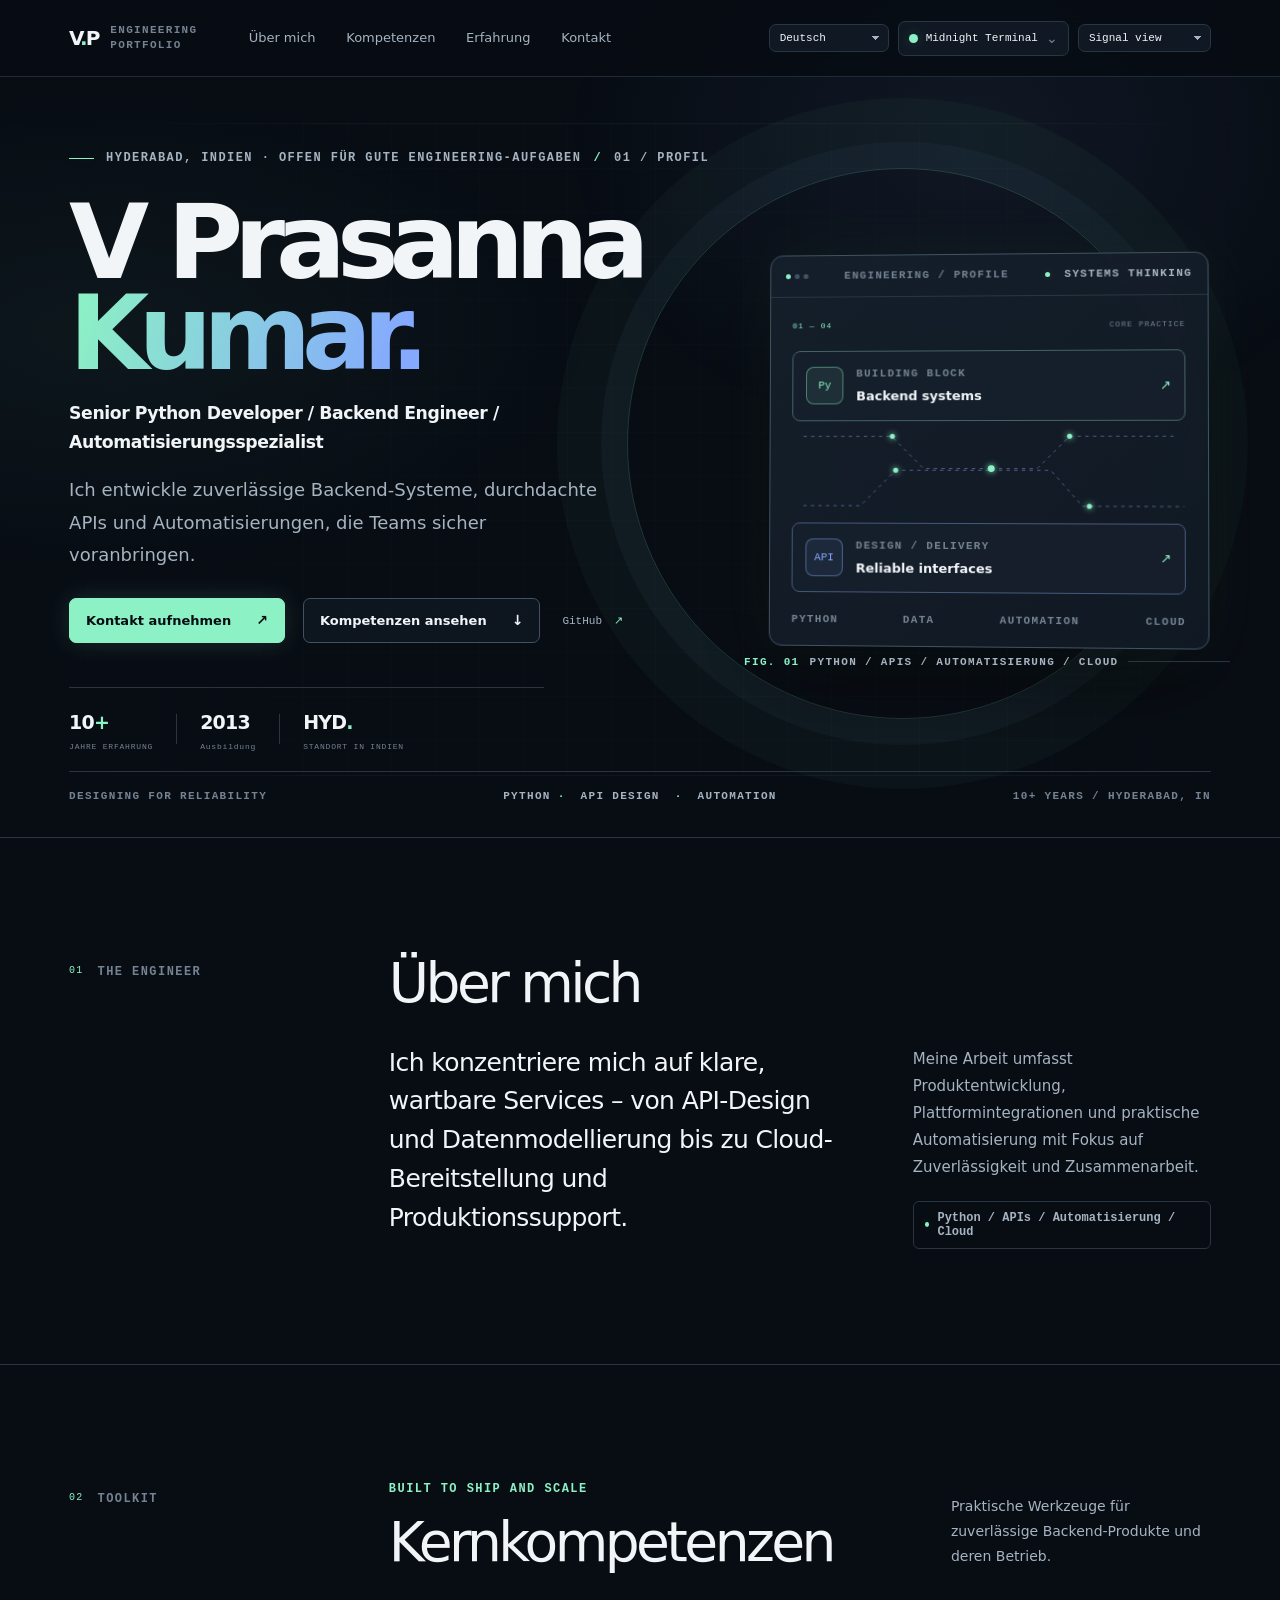
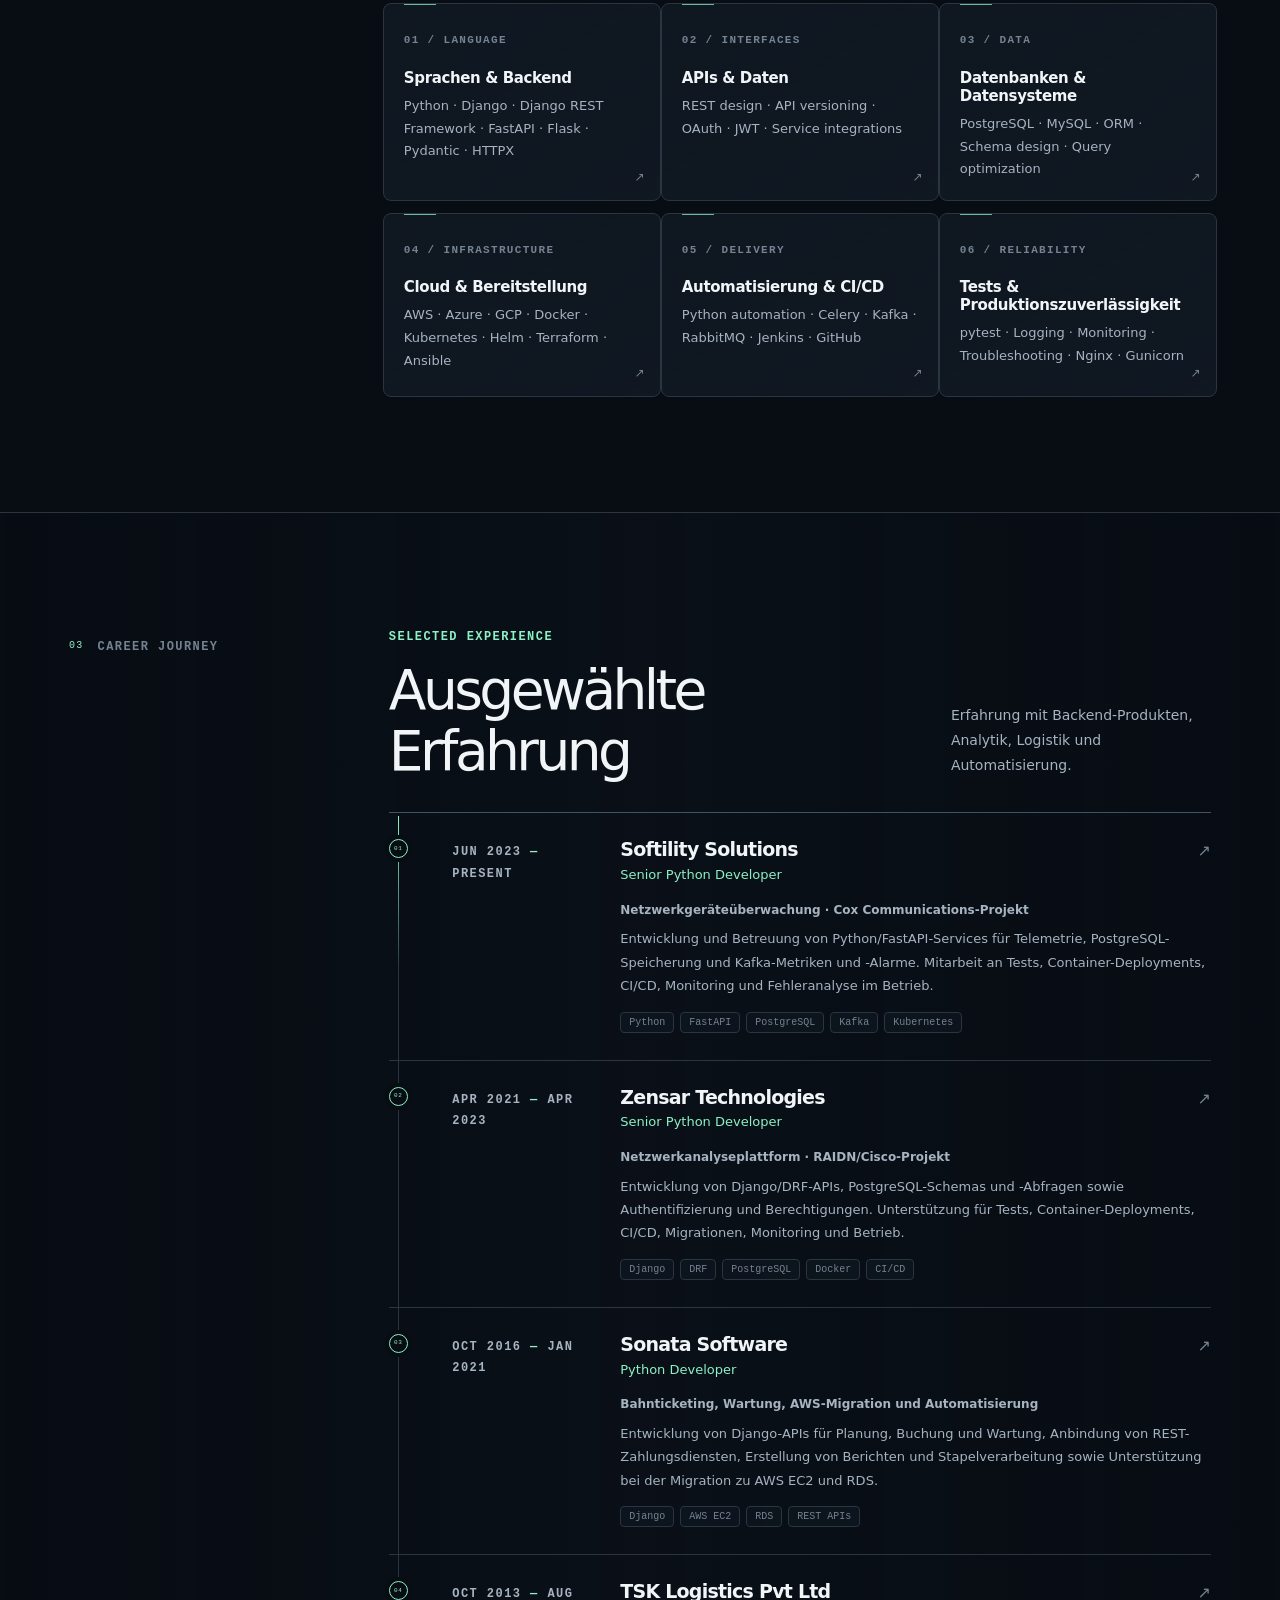
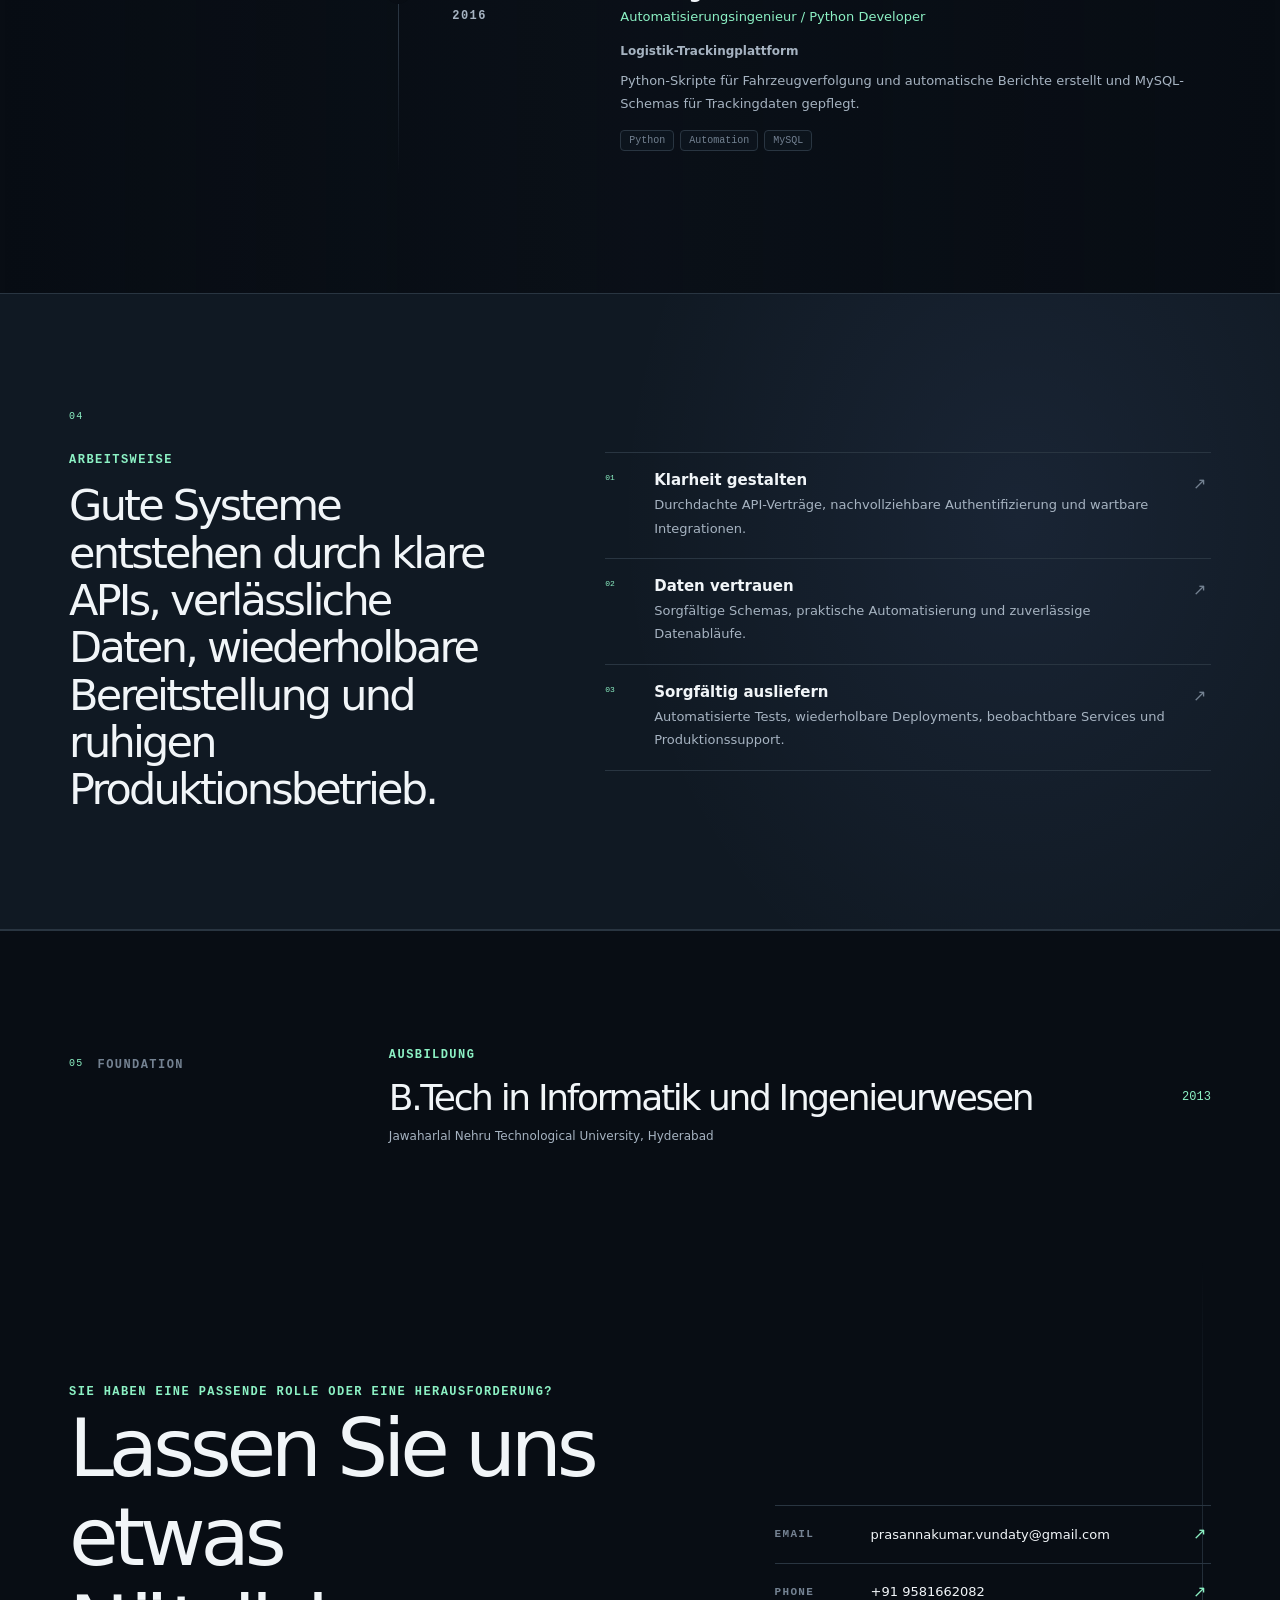
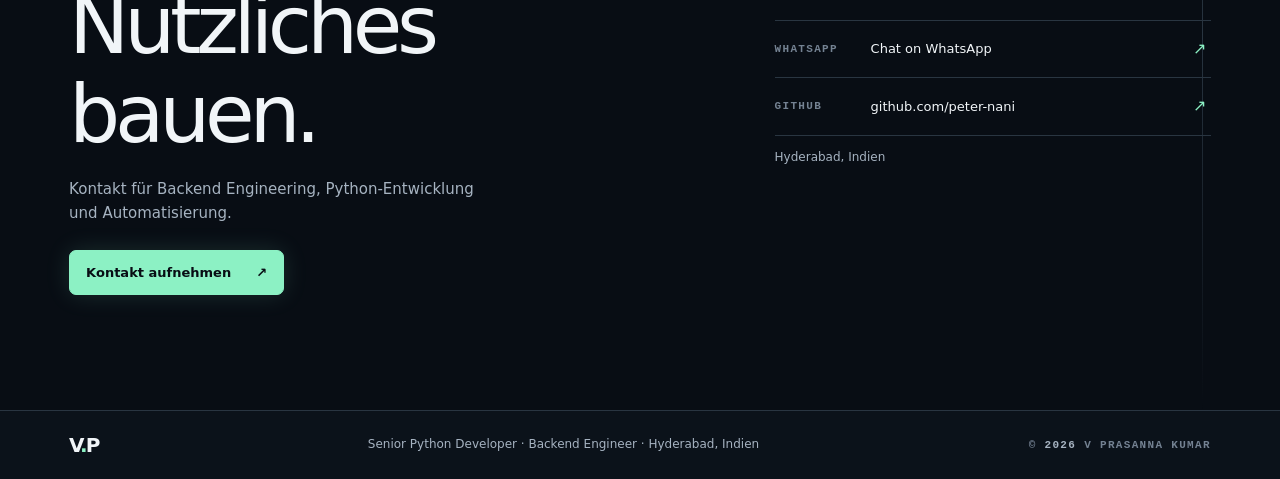
<file: de/index.html>
<!doctype html>
<html lang="de">
<head>
  <meta charset="utf-8">
  <meta name="viewport" content="width=device-width, initial-scale=1">
  <meta name="theme-color" content="#080d14">
  <meta name="author" content="V Prasanna Kumar">
  <meta name="robots" content="index, follow, max-snippet:-1, max-image-preview:large">
  <meta name="description" content="Senior Python Developer mit mehr als 10 Jahren Erfahrung in wartbaren Services mit Python, Django, Django REST Framework und FastAPI. Hyderabad, Indien.">
  <meta property="og:type" content="profile">
  <meta property="og:site_name" content="V Prasanna Kumar — Engineering Portfolio">
  <meta property="og:locale" content="de_DE">
  <meta property="og:title" content="Senior Python Developer | V Prasanna Kumar">
  <meta property="og:description" content="Ich entwickle zuverlässige Backend-Systeme, durchdachte APIs und Automatisierungen, die Teams sicher voranbringen.">
  <meta property="og:url" content="./">
  <meta name="twitter:card" content="summary">
  <meta name="twitter:title" content="Senior Python Developer | V Prasanna Kumar">
  <meta name="twitter:description" content="Ich entwickle zuverlässige Backend-Systeme, durchdachte APIs und Automatisierungen, die Teams sicher voranbringen.">
  <title>Senior Python Developer | V Prasanna Kumar</title>
  <link rel="canonical" href="./">
  <link rel="alternate" hreflang="en" href="../en/">
  <link rel="alternate" hreflang="hi" href="../hi/">
  <link rel="alternate" hreflang="te" href="../te/">
  <link rel="alternate" hreflang="zh" href="../zh/">
  <link rel="alternate" hreflang="de" href="../de/">
  <link rel="alternate" hreflang="ur" href="../ur/">
  <link rel="alternate" hreflang="es" href="../es/">
  <link rel="alternate" hreflang="pt" href="../pt/">
  <link rel="alternate" hreflang="ru" href="../ru/">
  <link rel="alternate" hreflang="ar" href="../ar/">
  <link rel="alternate" hreflang="fr" href="../fr/">
  <link rel="alternate" hreflang="ko" href="../ko/">
  <link rel="alternate" hreflang="x-default" href="../en/">
  <link rel="icon" href="../favicon.svg" type="image/svg+xml">
  <script src="../theme-init.js"></script>
  <link href="https://cdn.jsdelivr.net/npm/bootstrap@5.3.8/dist/css/bootstrap.min.css" rel="stylesheet" integrity="sha384-sRIl4kxILFvY47J16cr9ZwB07vP4J8+LH7qKQnuqkuIAvNWLzeN8tE5YBujZqJLB" crossorigin="anonymous">
  <link rel="stylesheet" href="../styles.css">
  <link rel="stylesheet" href="../themes.css">
  <link rel="stylesheet" href="../views.css">
  <script type="application/ld+json">{"@context":"https://schema.org","@type":"ProfilePage","name":"Senior Python Developer | V Prasanna Kumar","url":"./","mainEntity":{"@type":"Person","name":"V Prasanna Kumar","jobTitle":"Senior Python Developer | Backend Engineer | Automatisierungsspezialist","description":"Senior Python Developer mit mehr als 10 Jahren Erfahrung in wartbaren Services mit Python, Django, Django REST Framework und FastAPI.","url":"./","email":"mailto:prasannakumar.vundaty@gmail.com","sameAs":["https://github.com/peter-nani"],"address":{"@type":"PostalAddress","addressLocality":"Hyderabad","addressCountry":"IN"},"knowsAbout":["Python","Django","FastAPI","REST API Development","PostgreSQL","AWS","Docker","Kubernetes","Automation"]}}</script>
</head>
<body data-theme="midnight" data-view="signal">
  <a class="skip-link" href="#main">Skip to content</a>
  <div class="ambient" aria-hidden="true"></div>
  <header class="site-header">
    <div class="header-inner container-fluid">
      <a class="brand" href="#top" aria-label="V Prasanna Kumar — home"><span class="brand-mark">V<span>.</span>P</span><span class="brand-caption">ENGINEERING<br>PORTFOLIO</span></a>
      <nav class="main-nav" aria-label="Main navigation">
        <a href="#about" data-i="navAbout">Über mich</a><a href="#expertise" data-i="navExpertise">Kompetenzen</a><a href="#experience" data-i="navExperience">Erfahrung</a><a href="#contact" data-i="navContact">Kontakt</a>
      </nav>
      <div class="header-tools">
        <label class="visually-hidden" for="language">Choose language</label>
        <select id="language" class="form-select form-select-sm language-select" aria-label="Choose language">
          <option value="en">EN · English</option><option value="hi">हिंदी</option><option value="te">తెలుగు</option><option value="zh">中文</option><option value="de">Deutsch</option><option value="ur">اردو</option><option value="es">Español</option><option value="pt">Português</option><option value="ru">Русский</option><option value="ar">العربية</option><option value="fr">Français</option><option value="ko">한국어</option>
        </select>
        <details class="theme-picker">
          <summary aria-label="Choose a color theme"><span class="theme-current-dot"></span><span class="theme-current-name">Midnight Terminal</span><span class="chevron" aria-hidden="true">⌄</span></summary>
          <div class="theme-menu" role="group" aria-label="Color themes">
            <button type="button" class="theme-option" data-theme-value="midnight" aria-pressed="true"><i class="swatch swatch-midnight"></i>Midnight Terminal</button>
            <button type="button" class="theme-option" data-theme-value="navy" aria-pressed="false"><i class="swatch swatch-navy"></i>Executive Navy</button>
            <button type="button" class="theme-option" data-theme-value="nordic" aria-pressed="false"><i class="swatch swatch-nordic"></i>Nordic Light</button>
            <button type="button" class="theme-option" data-theme-value="violet" aria-pressed="false"><i class="swatch swatch-violet"></i>Electric Violet</button>
            <button type="button" class="theme-option" data-theme-value="emerald" aria-pressed="false"><i class="swatch swatch-emerald"></i>Emerald Studio</button>
            <button type="button" class="theme-option" data-theme-value="sunset" aria-pressed="false"><i class="swatch swatch-sunset"></i>Sunset Gradient</button>
            <button type="button" class="theme-option" data-theme-value="mono" aria-pressed="false"><i class="swatch swatch-mono"></i>Monochrome Editorial</button>
            <button type="button" class="theme-option" data-theme-value="ocean" aria-pressed="false"><i class="swatch swatch-ocean"></i>Oceanic Teal</button>
            <button type="button" class="theme-option" data-theme-value="sand" aria-pressed="false"><i class="swatch swatch-sand"></i>Warm Sand</button>
            <button type="button" class="theme-option" data-theme-value="cyber" aria-pressed="false"><i class="swatch swatch-cyber"></i>Cyberpunk Contrast</button>
            <button type="button" class="theme-option" data-theme-value="royal" aria-pressed="false"><i class="swatch swatch-royal"></i>Royal Blue</button>
            <button type="button" class="theme-option" data-theme-value="rose" aria-pressed="false"><i class="swatch swatch-rose"></i>Soft Rose</button>
          </div>
        </details>
        <label class="visually-hidden" for="view">Choose design version</label>
        <select id="view" class="form-select form-select-sm view-select" aria-label="Choose design version"><option value="signal">Signal view</option><option value="editorial">Editorial view</option><option value="studio">Studio view</option></select>
      </div>
    </div>
  </header>

  <main id="main">
    <section class="hero container-xxl" id="top" aria-labelledby="hero-title">
      <div class="hero-grid row align-items-center g-5">
        <div class="hero-copy col-lg-7 reveal">
          <div class="eyebrow"><span class="eyebrow-line"></span><span data-i="location">Hyderabad, Indien · Offen für gute Engineering-Aufgaben</span><span class="eyebrow-divider">/</span><span data-i="profileLabel">01 / PROFIL</span></div>
          <h1 id="hero-title">V Prasanna<br><span class="name-accent">Kumar<span class="name-period">.</span></span></h1>
          <p class="role-line" data-i="headline">Senior Python Developer / Backend Engineer / Automatisierungsspezialist</p>
          <p class="hero-intro" data-i="intro">Ich entwickle zuverlässige Backend-Systeme, durchdachte APIs und Automatisierungen, die Teams sicher voranbringen.</p>
          <div class="hero-actions">
            <a class="btn btn-primary action-primary" href="mailto:prasannakumar.vundaty@gmail.com"><span data-i="contactMe">Kontakt aufnehmen</span><span class="button-arrow" aria-hidden="true">↗</span></a>
            <a class="btn btn-outline-secondary action-secondary" href="#expertise"><span data-i="explore">Kompetenzen ansehen</span><span class="button-arrow" aria-hidden="true">↓</span></a>
            <a class="github-link" href="https://github.com/peter-nani" target="_blank" rel="noopener noreferrer">GitHub <span aria-hidden="true">↗</span></a>
          </div>
          <div class="hero-facts"><div><strong>10<span>+</span></strong><small data-i="years">JAHRE ERFAHRUNG</small></div><span class="fact-divider"></span><div><strong>2013</strong><small data-i="educationTitle">Ausbildung</small></div><span class="fact-divider"></span><div><strong>HYD<span>.</span></strong><small data-i="based">STANDORT IN INDIEN</small></div></div>
        </div>
        <div class="hero-art col-lg-5 reveal" role="group" aria-label="Technical focus: Python, APIs, automation, cloud">
          <div class="orbit orbit-one"></div><div class="orbit orbit-two"></div>
          <div class="console-window">
            <div class="console-top"><div class="console-lights"><i></i><i></i><i></i></div><span>ENGINEERING / PROFILE</span><span class="console-live"><i></i> SYSTEMS THINKING</span></div>
            <div class="console-content">
              <div class="console-index">01 — 04 <span>CORE PRACTICE</span></div>
              <div class="console-node"><div class="node-glyph">Py</div><div><small>BUILDING BLOCK</small><strong>Backend systems</strong></div><span class="node-mark">↗</span></div>
              <div class="circuit-map" aria-hidden="true"><svg viewBox="0 0 440 120" role="presentation"><path d="M2 18h105l38 38h80m0 0h54l38-38h121M2 100h68l42-42h113m0 0h70l37 42h118"/><circle cx="108" cy="18" r="3"/><circle cx="225" cy="56" r="4"/><circle cx="317" cy="18" r="3"/><circle cx="112" cy="58" r="3"/><circle cx="340" cy="100" r="3"/></svg></div>
              <div class="console-node node-secondary"><div class="node-glyph">API</div><div><small>DESIGN / DELIVERY</small><strong>Reliable interfaces</strong></div><span class="node-mark">↗</span></div>
              <div class="console-foot"><span>PYTHON</span><span>DATA</span><span>AUTOMATION</span><span>CLOUD</span></div>
            </div>
          </div>
          <div class="art-caption"><span class="caption-index">FIG. 01</span><span data-i="heroFocus">Python / APIs / Automatisierung / Cloud</span><span class="caption-rule"></span></div>
        </div>
      </div>
      <div class="hero-bottomline"><span>DESIGNING FOR RELIABILITY</span><span class="bottomline-center">PYTHON<span>·</span> API DESIGN <span>·</span> AUTOMATION</span><span>10+ YEARS / HYDERABAD, IN</span></div>
    </section>

    <section class="content-section about-section" id="about" aria-labelledby="about-heading">
      <div class="container-xxl section-grid"><div class="section-aside reveal"><span class="section-number">01</span><span class="section-kicker">THE ENGINEER</span></div><div class="section-main reveal"><h2 id="about-heading" data-i="aboutTitle">Über mich</h2><div class="about-columns"><p class="about-lead" data-i="aboutCopy">Ich konzentriere mich auf klare, wartbare Services – von API-Design und Datenmodellierung bis zu Cloud-Bereitstellung und Produktionssupport.</p><div><p class="body-copy" data-i="aboutSub">Meine Arbeit umfasst Produktentwicklung, Plattformintegrationen und praktische Automatisierung mit Fokus auf Zuverlässigkeit und Zusammenarbeit.</p><div class="focus-stamp"><span class="stamp-dot"></span><span data-i="heroFocus">Python / APIs / Automatisierung / Cloud</span></div></div></div></div></div>
    </section>

    <section class="content-section expertise-section" id="expertise" aria-labelledby="expertise-heading">
      <div class="container-xxl section-grid"><div class="section-aside reveal"><span class="section-number">02</span><span class="section-kicker">TOOLKIT</span></div><div class="section-main"><div class="section-heading-row reveal"><div><p class="micro-label">BUILT TO SHIP AND SCALE</p><h2 id="expertise-heading" data-i="expertiseTitle">Kernkompetenzen</h2></div><p class="heading-aside" data-i="skillIntro">Praktische Werkzeuge für zuverlässige Backend-Produkte und deren Betrieb.</p></div>
        <div class="expertise-grid row g-3">
          <article class="skill-panel col-md-6 col-xl-4 reveal"><span class="skill-index">01 / LANGUAGE</span><h3 data-i="backend">Sprachen &amp; Backend</h3><p>Python · Django · Django REST Framework · FastAPI · Flask · Pydantic · HTTPX</p><span class="panel-corner" aria-hidden="true">↗</span></article>
          <article class="skill-panel col-md-6 col-xl-4 reveal"><span class="skill-index">02 / INTERFACES</span><h3 data-i="apiData">APIs &amp; Daten</h3><p>REST design · API versioning · OAuth · JWT · Service integrations</p><span class="panel-corner" aria-hidden="true">↗</span></article>
          <article class="skill-panel col-md-6 col-xl-4 reveal"><span class="skill-index">03 / DATA</span><h3 data-i="dataTitle">Datenbanken &amp; Datensysteme</h3><p>PostgreSQL · MySQL · ORM · Schema design · Query optimization</p><span class="panel-corner" aria-hidden="true">↗</span></article>
          <article class="skill-panel col-md-6 col-xl-4 reveal"><span class="skill-index">04 / INFRASTRUCTURE</span><h3 data-i="cloud">Cloud &amp; Bereitstellung</h3><p>AWS · Azure · GCP · Docker · Kubernetes · Helm · Terraform · Ansible</p><span class="panel-corner" aria-hidden="true">↗</span></article>
          <article class="skill-panel col-md-6 col-xl-4 reveal"><span class="skill-index">05 / DELIVERY</span><h3 data-i="automation">Automatisierung &amp; CI/CD</h3><p>Python automation · Celery · Kafka · RabbitMQ · Jenkins · GitHub</p><span class="panel-corner" aria-hidden="true">↗</span></article>
          <article class="skill-panel col-md-6 col-xl-4 reveal"><span class="skill-index">06 / RELIABILITY</span><h3 data-i="reliability">Tests &amp; Produktionszuverlässigkeit</h3><p>pytest · Logging · Monitoring · Troubleshooting · Nginx · Gunicorn</p><span class="panel-corner" aria-hidden="true">↗</span></article>
        </div>
      </div></div>
    </section>

    <section class="content-section experience-section" id="experience" aria-labelledby="experience-heading">
      <div class="container-xxl section-grid"><div class="section-aside reveal"><span class="section-number">03</span><span class="section-kicker">CAREER JOURNEY</span></div><div class="section-main"><div class="section-heading-row reveal"><div><p class="micro-label">SELECTED EXPERIENCE</p><h2 id="experience-heading" data-i="experienceTitle">Ausgewählte Erfahrung</h2></div><p class="heading-aside" data-i="experienceIntro">Erfahrung mit Backend-Produkten, Analytik, Logistik und Automatisierung.</p></div>
        <div class="timeline">
          <article class="timeline-entry reveal"><div class="timeline-marker"><span>01</span></div><div class="timeline-date">JUN 2023 <span>—</span> PRESENT</div><div class="timeline-body"><div class="job-heading"><div><h3>Softility Solutions</h3><p class="job-title" data-i="softilityTitle">Senior Python Developer</p></div><span class="job-arrow" aria-hidden="true">↗</span></div><p class="project-context" data-i="softilityProject">Netzwerkgeräteüberwachung · Cox Communications-Projekt</p><p class="job-description" data-i="softilityCopy">Entwicklung und Betreuung von Python/FastAPI-Services für Telemetrie, PostgreSQL-Speicherung und Kafka-Metriken und -Alarme. Mitarbeit an Tests, Container-Deployments, CI/CD, Monitoring und Fehleranalyse im Betrieb.</p><div class="tag-list"><span>Python</span><span>FastAPI</span><span>PostgreSQL</span><span>Kafka</span><span>Kubernetes</span></div></div></article>
          <article class="timeline-entry reveal"><div class="timeline-marker"><span>02</span></div><div class="timeline-date">APR 2021 <span>—</span> APR 2023</div><div class="timeline-body"><div class="job-heading"><div><h3>Zensar Technologies</h3><p class="job-title" data-i="zensarTitle">Senior Python Developer</p></div><span class="job-arrow" aria-hidden="true">↗</span></div><p class="project-context" data-i="zensarProject">Netzwerkanalyseplattform · RAIDN/Cisco-Projekt</p><p class="job-description" data-i="zensarCopy">Entwicklung von Django/DRF-APIs, PostgreSQL-Schemas und -Abfragen sowie Authentifizierung und Berechtigungen. Unterstützung für Tests, Container-Deployments, CI/CD, Migrationen, Monitoring und Betrieb.</p><div class="tag-list"><span>Django</span><span>DRF</span><span>PostgreSQL</span><span>Docker</span><span>CI/CD</span></div></div></article>
          <article class="timeline-entry reveal"><div class="timeline-marker"><span>03</span></div><div class="timeline-date">OCT 2016 <span>—</span> JAN 2021</div><div class="timeline-body"><div class="job-heading"><div><h3>Sonata Software</h3><p class="job-title" data-i="sonataTitle">Python Developer</p></div><span class="job-arrow" aria-hidden="true">↗</span></div><p class="project-context" data-i="sonataProject">Bahnticketing, Wartung, AWS-Migration und Automatisierung</p><p class="job-description" data-i="sonataCopy">Entwicklung von Django-APIs für Planung, Buchung und Wartung, Anbindung von REST-Zahlungsdiensten, Erstellung von Berichten und Stapelverarbeitung sowie Unterstützung bei der Migration zu AWS EC2 und RDS.</p><div class="tag-list"><span>Django</span><span>AWS EC2</span><span>RDS</span><span>REST APIs</span></div></div></article>
          <article class="timeline-entry reveal"><div class="timeline-marker"><span>04</span></div><div class="timeline-date">OCT 2013 <span>—</span> AUG 2016</div><div class="timeline-body"><div class="job-heading"><div><h3>TSK Logistics Pvt Ltd</h3><p class="job-title" data-i="tskTitle">Automatisierungsingenieur / Python Developer</p></div><span class="job-arrow" aria-hidden="true">↗</span></div><p class="project-context" data-i="tskProject">Logistik-Trackingplattform</p><p class="job-description" data-i="tskCopy">Python-Skripte für Fahrzeugverfolgung und automatische Berichte erstellt und MySQL-Schemas für Trackingdaten gepflegt.</p><div class="tag-list"><span>Python</span><span>Automation</span><span>MySQL</span></div></div></article>
        </div>
      </div></div>
    </section>

    <section class="approach-section" aria-labelledby="approach-heading"><div class="container-xxl approach-inner"><div class="approach-intro reveal"><span class="section-number">04</span><p class="micro-label" data-i="focusLabel">Arbeitsweise</p><h2 id="approach-heading" data-i="focusCopy">Gute Systeme entstehen durch klare APIs, verlässliche Daten, wiederholbare Bereitstellung und ruhigen Produktionsbetrieb.</h2></div><div class="approach-list"><article class="approach-item reveal"><span>01</span><div><h3 data-i="approachApi">Klarheit gestalten</h3><p data-i="approachApiCopy">Durchdachte API-Verträge, nachvollziehbare Authentifizierung und wartbare Integrationen.</p></div><i aria-hidden="true">↗</i></article><article class="approach-item reveal"><span>02</span><div><h3 data-i="approachData">Daten vertrauen</h3><p data-i="approachDataCopy">Sorgfältige Schemas, praktische Automatisierung und zuverlässige Datenabläufe.</p></div><i aria-hidden="true">↗</i></article><article class="approach-item reveal"><span>03</span><div><h3 data-i="approachDelivery">Sorgfältig ausliefern</h3><p data-i="approachDeliveryCopy">Automatisierte Tests, wiederholbare Deployments, beobachtbare Services und Produktionssupport.</p></div><i aria-hidden="true">↗</i></article></div></div></section>

    <section class="content-section education-section" id="education" aria-labelledby="education-heading"><div class="container-xxl section-grid"><div class="section-aside reveal"><span class="section-number">05</span><span class="section-kicker">FOUNDATION</span></div><div class="section-main education-main reveal"><div><p class="micro-label" data-i="educationTitle">Ausbildung</p><h2 id="education-heading" data-i="degree">B.Tech in Informatik und Ingenieurwesen</h2><p>Jawaharlal Nehru Technological University, Hyderabad</p></div><span class="education-year">2013</span></div></div></section>

    <section class="contact-section" id="contact" aria-labelledby="contact-heading"><div class="container-xxl contact-inner"><div class="contact-copy reveal"><span class="micro-label" data-i="contactLabel">Sie haben eine passende Rolle oder eine Herausforderung?</span><h2 id="contact-heading" data-i="contactTitle">Lassen Sie uns etwas Nützliches bauen.</h2><p data-i="contactIntro">Kontakt für Backend Engineering, Python-Entwicklung und Automatisierung.</p><a class="btn btn-primary action-primary contact-cta" href="mailto:prasannakumar.vundaty@gmail.com"><span data-i="contactMe">Kontakt aufnehmen</span><span aria-hidden="true">↗</span></a></div><div class="contact-links reveal"><a href="mailto:prasannakumar.vundaty@gmail.com"><span class="contact-link-label">EMAIL</span><strong>prasannakumar.vundaty@gmail.com</strong><i aria-hidden="true">↗</i></a><a href="tel:+919581662082"><span class="contact-link-label">PHONE</span><strong>+91 9581662082</strong><i aria-hidden="true">↗</i></a><a href="https://wa.me/919581662082" target="_blank" rel="noopener noreferrer"><span class="contact-link-label">WHATSAPP</span><strong>Chat on WhatsApp</strong><i aria-hidden="true">↗</i></a><a href="https://github.com/peter-nani" target="_blank" rel="noopener noreferrer"><span class="contact-link-label">GITHUB</span><strong>github.com/peter-nani</strong><i aria-hidden="true">↗</i></a><p class="contact-location" data-i="contactLocation">Hyderabad, Indien</p></div></div></section>
  </main>

  <footer class="site-footer"><div class="container-xxl footer-inner"><a class="brand" href="#top"><span class="brand-mark">V<span>.</span>P</span></a><p data-i="footer">Senior Python Developer · Backend Engineer · Hyderabad, Indien</p><span class="footer-code">© <span id="year"></span> V PRASANNA KUMAR</span></div></footer>
  <script src="../translations.js"></script>
  <script src="../app.js" defer></script>
</body>
</html>
</file>
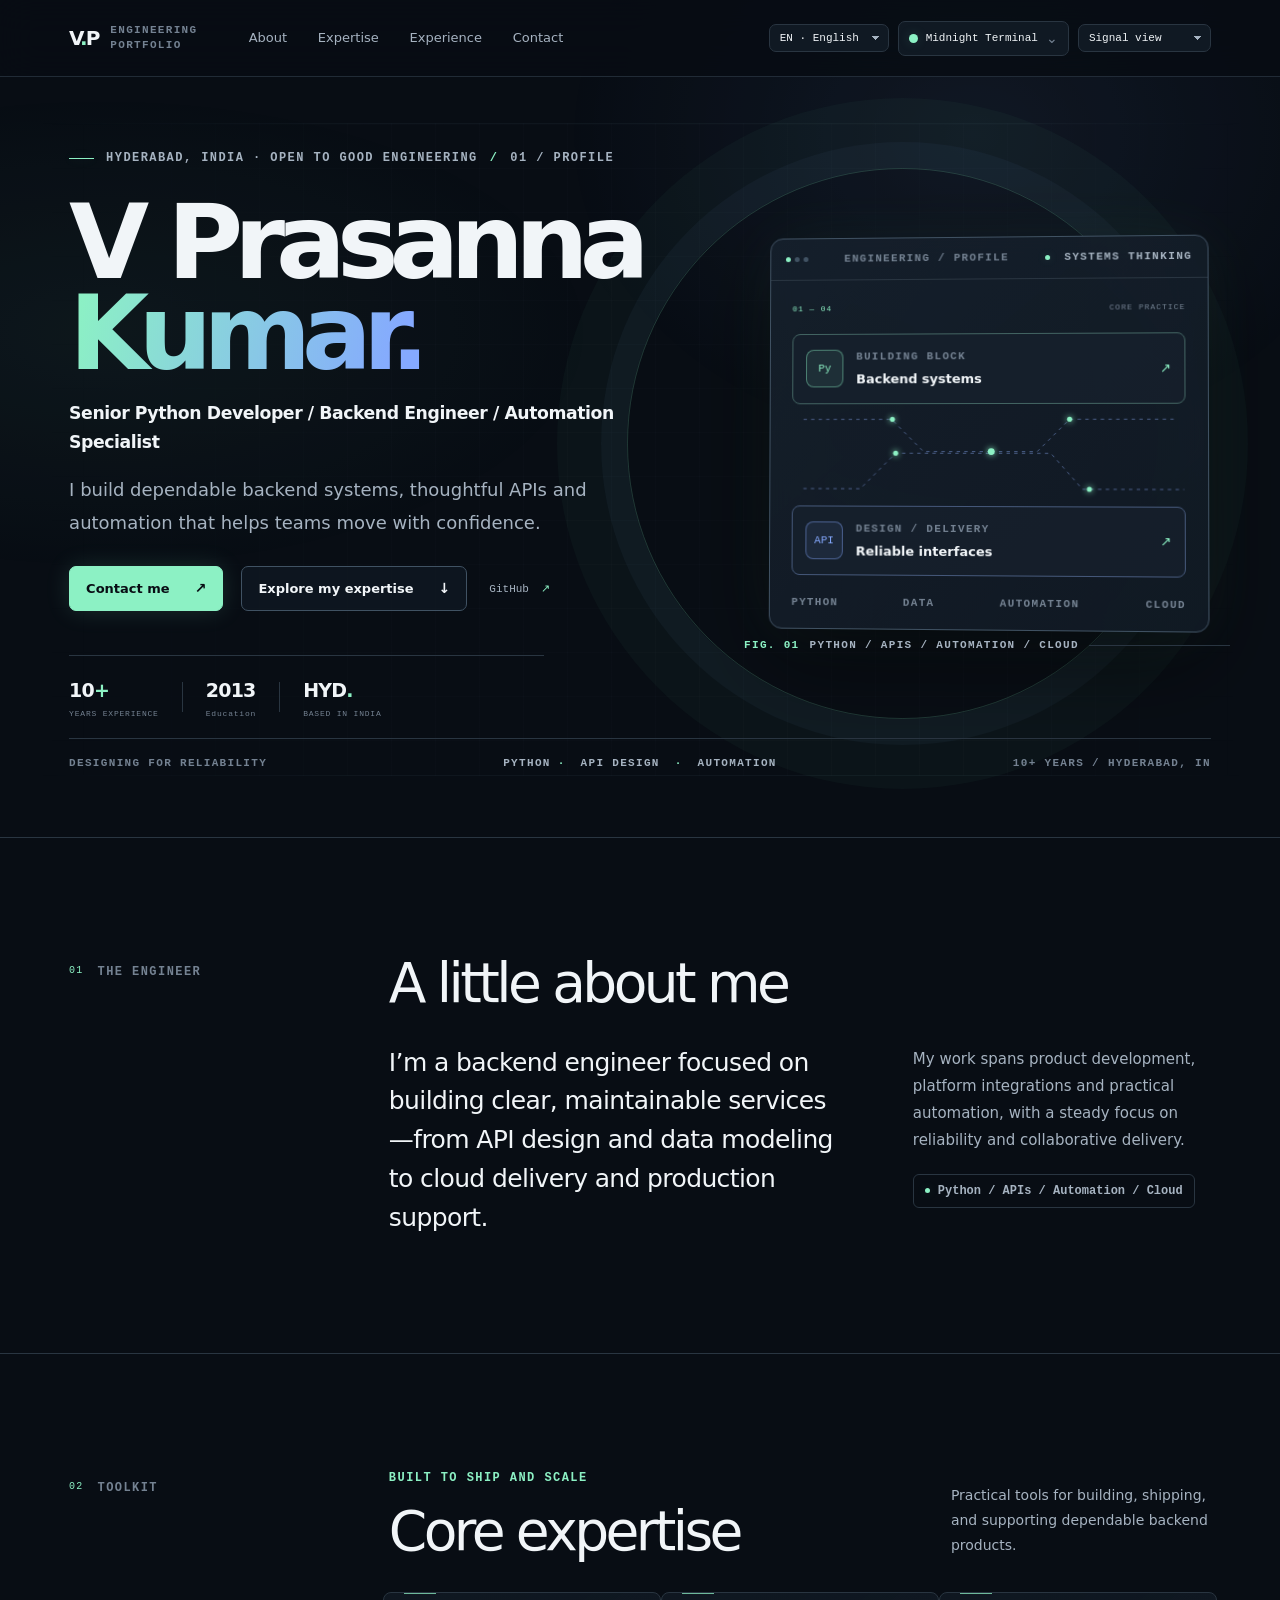
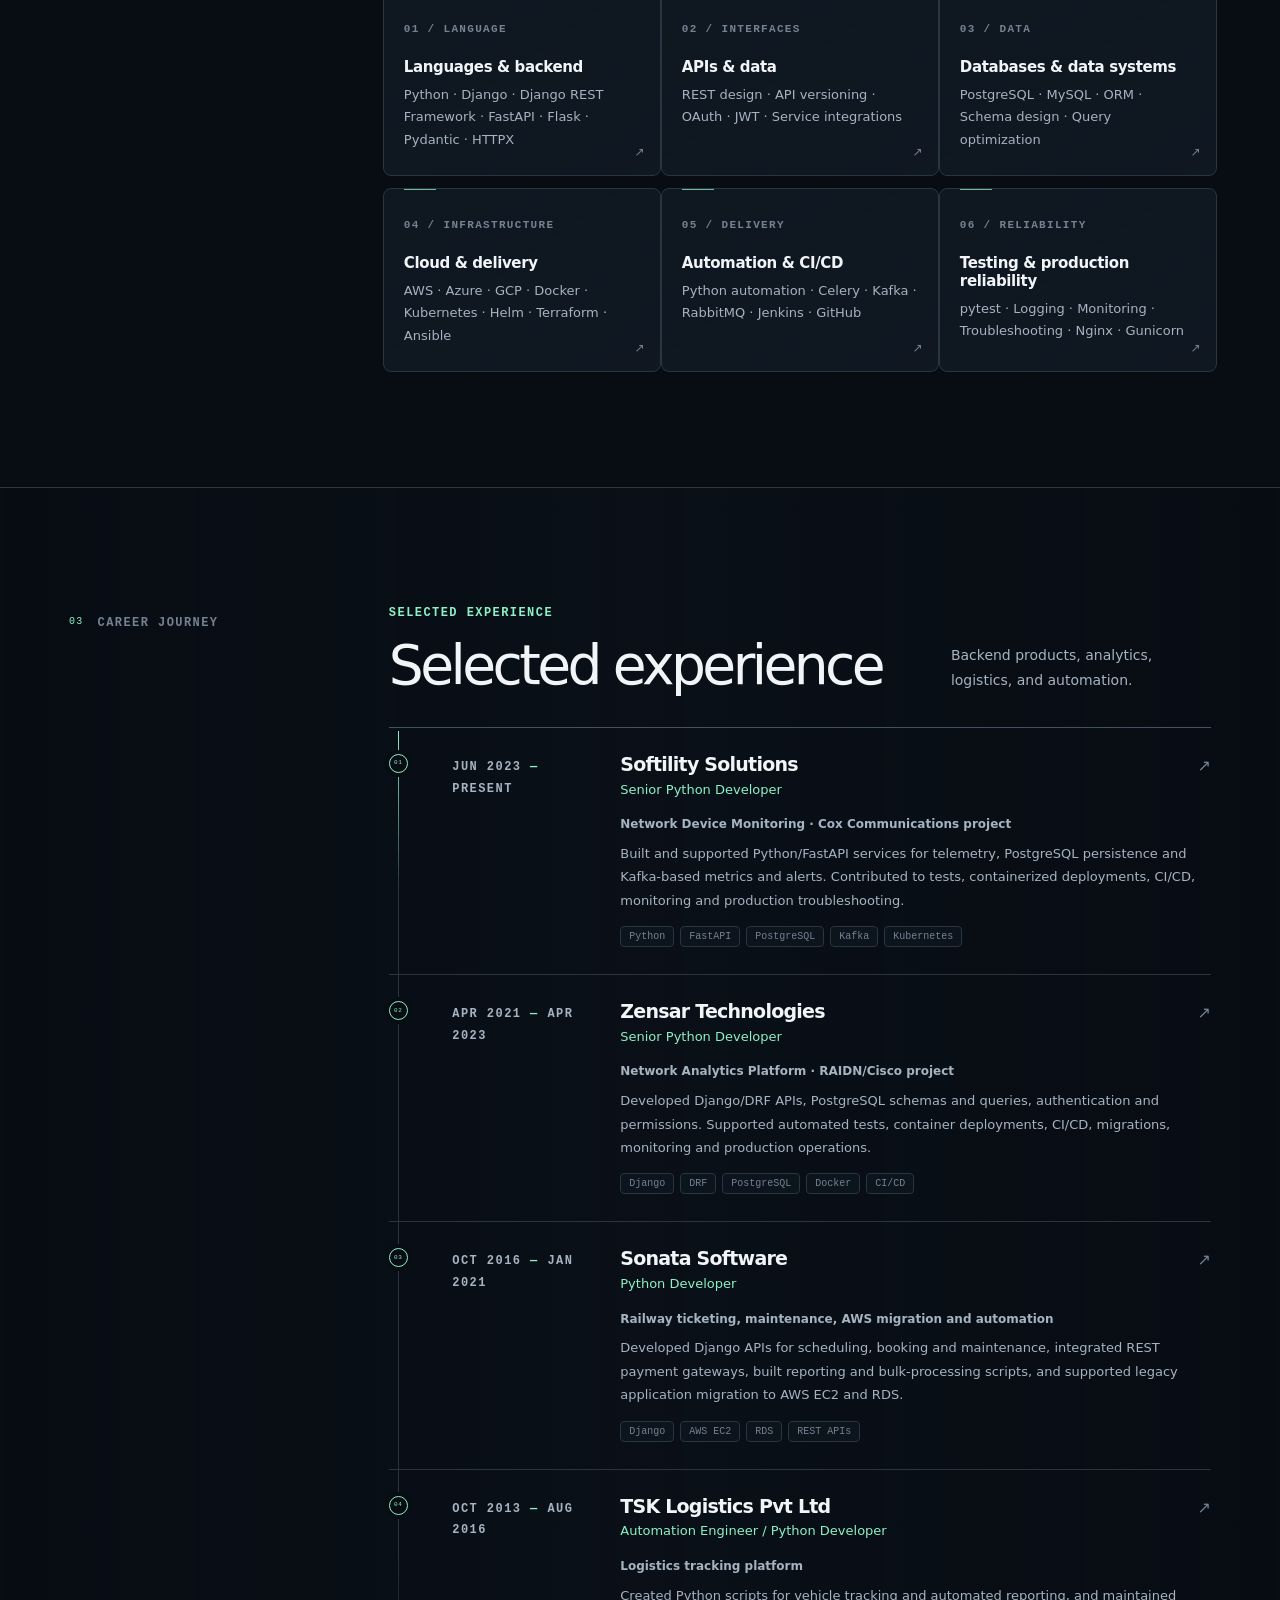
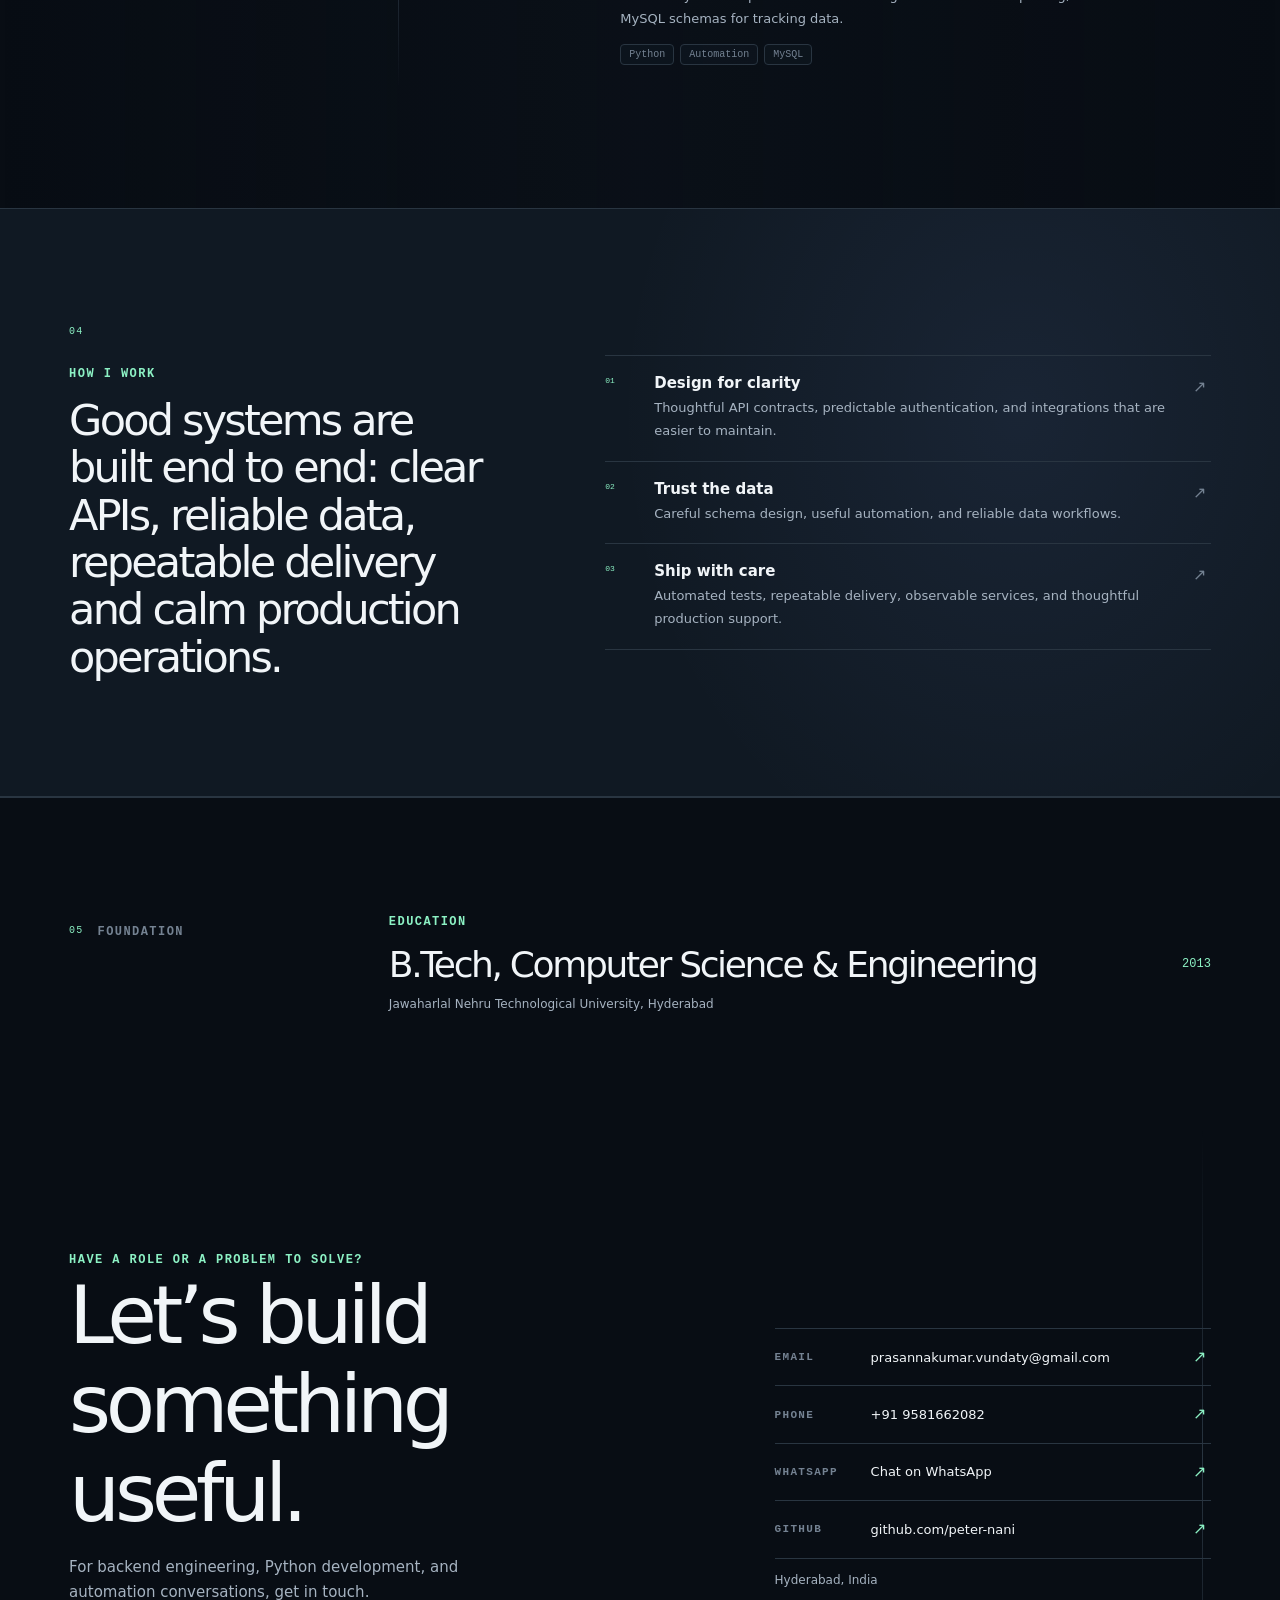
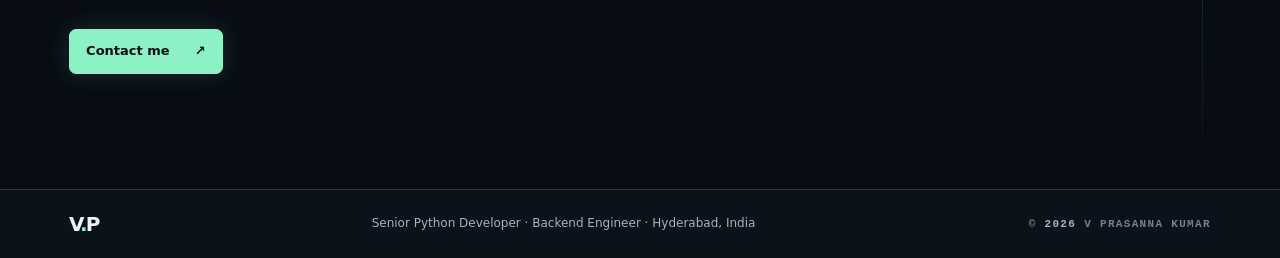
<file: en/index.html>
<!doctype html>
<html lang="en">
<head>
  <meta charset="utf-8">
  <meta name="viewport" content="width=device-width, initial-scale=1">
  <meta name="theme-color" content="#080d14">
  <meta name="author" content="V Prasanna Kumar">
  <meta name="robots" content="index, follow, max-snippet:-1, max-image-preview:large">
  <meta name="description" content="Senior Python developer with 10+ years of experience building maintainable services with Python, Django, Django REST Framework and FastAPI. Hyderabad, India.">
  <meta property="og:type" content="profile">
  <meta property="og:site_name" content="V Prasanna Kumar — Engineering Portfolio">
  <meta property="og:locale" content="en_IN">
  <meta property="og:title" content="V Prasanna Kumar | Senior Python Developer &amp; Backend Engineer">
  <meta property="og:description" content="I build dependable backend systems, thoughtful APIs and automation that helps teams move with confidence.">
  <meta property="og:url" content="./">
  <meta name="twitter:card" content="summary">
  <meta name="twitter:title" content="V Prasanna Kumar | Senior Python Developer &amp; Backend Engineer">
  <meta name="twitter:description" content="I build dependable backend systems, thoughtful APIs and automation that helps teams move with confidence.">
  <title>V Prasanna Kumar | Senior Python Developer &amp; Backend Engineer</title>
  <link rel="canonical" href="./">
  <link rel="alternate" hreflang="en" href="../en/">
  <link rel="alternate" hreflang="hi" href="../hi/">
  <link rel="alternate" hreflang="te" href="../te/">
  <link rel="alternate" hreflang="zh" href="../zh/">
  <link rel="alternate" hreflang="de" href="../de/">
  <link rel="alternate" hreflang="ur" href="../ur/">
  <link rel="alternate" hreflang="es" href="../es/">
  <link rel="alternate" hreflang="pt" href="../pt/">
  <link rel="alternate" hreflang="ru" href="../ru/">
  <link rel="alternate" hreflang="ar" href="../ar/">
  <link rel="alternate" hreflang="fr" href="../fr/">
  <link rel="alternate" hreflang="ko" href="../ko/">
  <link rel="alternate" hreflang="x-default" href="../en/">
  <link rel="icon" href="../favicon.svg" type="image/svg+xml">
  <script src="../theme-init.js"></script>
  <link href="https://cdn.jsdelivr.net/npm/bootstrap@5.3.8/dist/css/bootstrap.min.css" rel="stylesheet" integrity="sha384-sRIl4kxILFvY47J16cr9ZwB07vP4J8+LH7qKQnuqkuIAvNWLzeN8tE5YBujZqJLB" crossorigin="anonymous">
  <link rel="stylesheet" href="../styles.css">
  <link rel="stylesheet" href="../themes.css">
  <link rel="stylesheet" href="../views.css">
  <script type="application/ld+json">{"@context":"https://schema.org","@type":"ProfilePage","name":"V Prasanna Kumar | Senior Python Developer & Backend Engineer","url":"./","mainEntity":{"@type":"Person","name":"V Prasanna Kumar","jobTitle":"Senior Python Developer | Backend Engineer | Automation Specialist","description":"Senior Python developer with 10+ years of experience building maintainable services with Python, Django, Django REST Framework and FastAPI.","url":"./","email":"mailto:prasannakumar.vundaty@gmail.com","sameAs":["https://github.com/peter-nani"],"address":{"@type":"PostalAddress","addressLocality":"Hyderabad","addressCountry":"IN"},"knowsAbout":["Python","Django","FastAPI","REST API Development","PostgreSQL","AWS","Docker","Kubernetes","Automation"]}}</script>
</head>
<body data-theme="midnight" data-view="signal">
  <a class="skip-link" href="#main">Skip to content</a>
  <div class="ambient" aria-hidden="true"></div>
  <header class="site-header">
    <div class="header-inner container-fluid">
      <a class="brand" href="#top" aria-label="V Prasanna Kumar — home"><span class="brand-mark">V<span>.</span>P</span><span class="brand-caption">ENGINEERING<br>PORTFOLIO</span></a>
      <nav class="main-nav" aria-label="Main navigation">
        <a href="#about" data-i="navAbout">About</a><a href="#expertise" data-i="navExpertise">Expertise</a><a href="#experience" data-i="navExperience">Experience</a><a href="#contact" data-i="navContact">Contact</a>
      </nav>
      <div class="header-tools">
        <label class="visually-hidden" for="language">Choose language</label>
        <select id="language" class="form-select form-select-sm language-select" aria-label="Choose language">
          <option value="en">EN · English</option><option value="hi">हिंदी</option><option value="te">తెలుగు</option><option value="zh">中文</option><option value="de">Deutsch</option><option value="ur">اردو</option><option value="es">Español</option><option value="pt">Português</option><option value="ru">Русский</option><option value="ar">العربية</option><option value="fr">Français</option><option value="ko">한국어</option>
        </select>
        <details class="theme-picker">
          <summary aria-label="Choose a color theme"><span class="theme-current-dot"></span><span class="theme-current-name">Midnight Terminal</span><span class="chevron" aria-hidden="true">⌄</span></summary>
          <div class="theme-menu" role="group" aria-label="Color themes">
            <button type="button" class="theme-option" data-theme-value="midnight" aria-pressed="true"><i class="swatch swatch-midnight"></i>Midnight Terminal</button>
            <button type="button" class="theme-option" data-theme-value="navy" aria-pressed="false"><i class="swatch swatch-navy"></i>Executive Navy</button>
            <button type="button" class="theme-option" data-theme-value="nordic" aria-pressed="false"><i class="swatch swatch-nordic"></i>Nordic Light</button>
            <button type="button" class="theme-option" data-theme-value="violet" aria-pressed="false"><i class="swatch swatch-violet"></i>Electric Violet</button>
            <button type="button" class="theme-option" data-theme-value="emerald" aria-pressed="false"><i class="swatch swatch-emerald"></i>Emerald Studio</button>
            <button type="button" class="theme-option" data-theme-value="sunset" aria-pressed="false"><i class="swatch swatch-sunset"></i>Sunset Gradient</button>
            <button type="button" class="theme-option" data-theme-value="mono" aria-pressed="false"><i class="swatch swatch-mono"></i>Monochrome Editorial</button>
            <button type="button" class="theme-option" data-theme-value="ocean" aria-pressed="false"><i class="swatch swatch-ocean"></i>Oceanic Teal</button>
            <button type="button" class="theme-option" data-theme-value="sand" aria-pressed="false"><i class="swatch swatch-sand"></i>Warm Sand</button>
            <button type="button" class="theme-option" data-theme-value="cyber" aria-pressed="false"><i class="swatch swatch-cyber"></i>Cyberpunk Contrast</button>
            <button type="button" class="theme-option" data-theme-value="royal" aria-pressed="false"><i class="swatch swatch-royal"></i>Royal Blue</button>
            <button type="button" class="theme-option" data-theme-value="rose" aria-pressed="false"><i class="swatch swatch-rose"></i>Soft Rose</button>
          </div>
        </details>
        <label class="visually-hidden" for="view">Choose design version</label>
        <select id="view" class="form-select form-select-sm view-select" aria-label="Choose design version"><option value="signal">Signal view</option><option value="editorial">Editorial view</option><option value="studio">Studio view</option></select>
      </div>
    </div>
  </header>

  <main id="main">
    <section class="hero container-xxl" id="top" aria-labelledby="hero-title">
      <div class="hero-grid row align-items-center g-5">
        <div class="hero-copy col-lg-7 reveal">
          <div class="eyebrow"><span class="eyebrow-line"></span><span data-i="location">HYDERABAD, INDIA · OPEN TO GOOD ENGINEERING</span><span class="eyebrow-divider">/</span><span data-i="profileLabel">01 / PROFILE</span></div>
          <h1 id="hero-title">V Prasanna<br><span class="name-accent">Kumar<span class="name-period">.</span></span></h1>
          <p class="role-line" data-i="headline">Senior Python Developer / Backend Engineer / Automation Specialist</p>
          <p class="hero-intro" data-i="intro">I build dependable backend systems, thoughtful APIs and automation that helps teams move with confidence.</p>
          <div class="hero-actions">
            <a class="btn btn-primary action-primary" href="mailto:prasannakumar.vundaty@gmail.com"><span data-i="contactMe">Contact me</span><span class="button-arrow" aria-hidden="true">↗</span></a>
            <a class="btn btn-outline-secondary action-secondary" href="#expertise"><span data-i="explore">Explore my expertise</span><span class="button-arrow" aria-hidden="true">↓</span></a>
            <a class="github-link" href="https://github.com/peter-nani" target="_blank" rel="noopener noreferrer">GitHub <span aria-hidden="true">↗</span></a>
          </div>
          <div class="hero-facts"><div><strong>10<span>+</span></strong><small data-i="years">YEARS EXPERIENCE</small></div><span class="fact-divider"></span><div><strong>2013</strong><small data-i="educationTitle">Education</small></div><span class="fact-divider"></span><div><strong>HYD<span>.</span></strong><small data-i="based">BASED IN INDIA</small></div></div>
        </div>
        <div class="hero-art col-lg-5 reveal" role="group" aria-label="Technical focus: Python, APIs, automation, cloud">
          <div class="orbit orbit-one"></div><div class="orbit orbit-two"></div>
          <div class="console-window">
            <div class="console-top"><div class="console-lights"><i></i><i></i><i></i></div><span>ENGINEERING / PROFILE</span><span class="console-live"><i></i> SYSTEMS THINKING</span></div>
            <div class="console-content">
              <div class="console-index">01 — 04 <span>CORE PRACTICE</span></div>
              <div class="console-node"><div class="node-glyph">Py</div><div><small>BUILDING BLOCK</small><strong>Backend systems</strong></div><span class="node-mark">↗</span></div>
              <div class="circuit-map" aria-hidden="true"><svg viewBox="0 0 440 120" role="presentation"><path d="M2 18h105l38 38h80m0 0h54l38-38h121M2 100h68l42-42h113m0 0h70l37 42h118"/><circle cx="108" cy="18" r="3"/><circle cx="225" cy="56" r="4"/><circle cx="317" cy="18" r="3"/><circle cx="112" cy="58" r="3"/><circle cx="340" cy="100" r="3"/></svg></div>
              <div class="console-node node-secondary"><div class="node-glyph">API</div><div><small>DESIGN / DELIVERY</small><strong>Reliable interfaces</strong></div><span class="node-mark">↗</span></div>
              <div class="console-foot"><span>PYTHON</span><span>DATA</span><span>AUTOMATION</span><span>CLOUD</span></div>
            </div>
          </div>
          <div class="art-caption"><span class="caption-index">FIG. 01</span><span data-i="heroFocus">Python / APIs / Automation / Cloud</span><span class="caption-rule"></span></div>
        </div>
      </div>
      <div class="hero-bottomline"><span>DESIGNING FOR RELIABILITY</span><span class="bottomline-center">PYTHON<span>·</span> API DESIGN <span>·</span> AUTOMATION</span><span>10+ YEARS / HYDERABAD, IN</span></div>
    </section>

    <section class="content-section about-section" id="about" aria-labelledby="about-heading">
      <div class="container-xxl section-grid"><div class="section-aside reveal"><span class="section-number">01</span><span class="section-kicker">THE ENGINEER</span></div><div class="section-main reveal"><h2 id="about-heading" data-i="aboutTitle">A little about me</h2><div class="about-columns"><p class="about-lead" data-i="aboutCopy">I’m a backend engineer focused on building clear, maintainable services—from API design and data modeling to cloud delivery and production support.</p><div><p class="body-copy" data-i="aboutSub">My work spans product development, platform integrations and practical automation, with a steady focus on reliability and collaborative delivery.</p><div class="focus-stamp"><span class="stamp-dot"></span><span data-i="heroFocus">Python / APIs / Automation / Cloud</span></div></div></div></div></div>
    </section>

    <section class="content-section expertise-section" id="expertise" aria-labelledby="expertise-heading">
      <div class="container-xxl section-grid"><div class="section-aside reveal"><span class="section-number">02</span><span class="section-kicker">TOOLKIT</span></div><div class="section-main"><div class="section-heading-row reveal"><div><p class="micro-label">BUILT TO SHIP AND SCALE</p><h2 id="expertise-heading" data-i="expertiseTitle">Core expertise</h2></div><p class="heading-aside" data-i="skillIntro">Practical tools for building, shipping, and supporting dependable backend products.</p></div>
        <div class="expertise-grid row g-3">
          <article class="skill-panel col-md-6 col-xl-4 reveal"><span class="skill-index">01 / LANGUAGE</span><h3 data-i="backend">Languages &amp; backend</h3><p>Python · Django · Django REST Framework · FastAPI · Flask · Pydantic · HTTPX</p><span class="panel-corner" aria-hidden="true">↗</span></article>
          <article class="skill-panel col-md-6 col-xl-4 reveal"><span class="skill-index">02 / INTERFACES</span><h3 data-i="apiData">APIs &amp; data</h3><p>REST design · API versioning · OAuth · JWT · Service integrations</p><span class="panel-corner" aria-hidden="true">↗</span></article>
          <article class="skill-panel col-md-6 col-xl-4 reveal"><span class="skill-index">03 / DATA</span><h3 data-i="dataTitle">Databases &amp; data systems</h3><p>PostgreSQL · MySQL · ORM · Schema design · Query optimization</p><span class="panel-corner" aria-hidden="true">↗</span></article>
          <article class="skill-panel col-md-6 col-xl-4 reveal"><span class="skill-index">04 / INFRASTRUCTURE</span><h3 data-i="cloud">Cloud &amp; delivery</h3><p>AWS · Azure · GCP · Docker · Kubernetes · Helm · Terraform · Ansible</p><span class="panel-corner" aria-hidden="true">↗</span></article>
          <article class="skill-panel col-md-6 col-xl-4 reveal"><span class="skill-index">05 / DELIVERY</span><h3 data-i="automation">Automation &amp; CI/CD</h3><p>Python automation · Celery · Kafka · RabbitMQ · Jenkins · GitHub</p><span class="panel-corner" aria-hidden="true">↗</span></article>
          <article class="skill-panel col-md-6 col-xl-4 reveal"><span class="skill-index">06 / RELIABILITY</span><h3 data-i="reliability">Testing &amp; production reliability</h3><p>pytest · Logging · Monitoring · Troubleshooting · Nginx · Gunicorn</p><span class="panel-corner" aria-hidden="true">↗</span></article>
        </div>
      </div></div>
    </section>

    <section class="content-section experience-section" id="experience" aria-labelledby="experience-heading">
      <div class="container-xxl section-grid"><div class="section-aside reveal"><span class="section-number">03</span><span class="section-kicker">CAREER JOURNEY</span></div><div class="section-main"><div class="section-heading-row reveal"><div><p class="micro-label">SELECTED EXPERIENCE</p><h2 id="experience-heading" data-i="experienceTitle">Selected experience</h2></div><p class="heading-aside" data-i="experienceIntro">Backend products, analytics, logistics, and automation.</p></div>
        <div class="timeline">
          <article class="timeline-entry reveal"><div class="timeline-marker"><span>01</span></div><div class="timeline-date">JUN 2023 <span>—</span> PRESENT</div><div class="timeline-body"><div class="job-heading"><div><h3>Softility Solutions</h3><p class="job-title" data-i="softilityTitle">Senior Python Developer</p></div><span class="job-arrow" aria-hidden="true">↗</span></div><p class="project-context" data-i="softilityProject">Network Device Monitoring · Cox Communications project</p><p class="job-description" data-i="softilityCopy">Built and supported Python/FastAPI services for telemetry, PostgreSQL persistence and Kafka-based metrics and alerts. Contributed to tests, containerized deployments, CI/CD, monitoring and production troubleshooting.</p><div class="tag-list"><span>Python</span><span>FastAPI</span><span>PostgreSQL</span><span>Kafka</span><span>Kubernetes</span></div></div></article>
          <article class="timeline-entry reveal"><div class="timeline-marker"><span>02</span></div><div class="timeline-date">APR 2021 <span>—</span> APR 2023</div><div class="timeline-body"><div class="job-heading"><div><h3>Zensar Technologies</h3><p class="job-title" data-i="zensarTitle">Senior Python Developer</p></div><span class="job-arrow" aria-hidden="true">↗</span></div><p class="project-context" data-i="zensarProject">Network Analytics Platform · RAIDN/Cisco project</p><p class="job-description" data-i="zensarCopy">Developed Django/DRF APIs, PostgreSQL schemas and queries, authentication and permissions. Supported automated tests, container deployments, CI/CD, migrations, monitoring and production operations.</p><div class="tag-list"><span>Django</span><span>DRF</span><span>PostgreSQL</span><span>Docker</span><span>CI/CD</span></div></div></article>
          <article class="timeline-entry reveal"><div class="timeline-marker"><span>03</span></div><div class="timeline-date">OCT 2016 <span>—</span> JAN 2021</div><div class="timeline-body"><div class="job-heading"><div><h3>Sonata Software</h3><p class="job-title" data-i="sonataTitle">Python Developer</p></div><span class="job-arrow" aria-hidden="true">↗</span></div><p class="project-context" data-i="sonataProject">Railway ticketing, maintenance, AWS migration and automation</p><p class="job-description" data-i="sonataCopy">Developed Django APIs for scheduling, booking and maintenance, integrated REST payment gateways, built reporting and bulk-processing scripts, and supported legacy application migration to AWS EC2 and RDS.</p><div class="tag-list"><span>Django</span><span>AWS EC2</span><span>RDS</span><span>REST APIs</span></div></div></article>
          <article class="timeline-entry reveal"><div class="timeline-marker"><span>04</span></div><div class="timeline-date">OCT 2013 <span>—</span> AUG 2016</div><div class="timeline-body"><div class="job-heading"><div><h3>TSK Logistics Pvt Ltd</h3><p class="job-title" data-i="tskTitle">Automation Engineer / Python Developer</p></div><span class="job-arrow" aria-hidden="true">↗</span></div><p class="project-context" data-i="tskProject">Logistics tracking platform</p><p class="job-description" data-i="tskCopy">Created Python scripts for vehicle tracking and automated reporting, and maintained MySQL schemas for tracking data.</p><div class="tag-list"><span>Python</span><span>Automation</span><span>MySQL</span></div></div></article>
        </div>
      </div></div>
    </section>

    <section class="approach-section" aria-labelledby="approach-heading"><div class="container-xxl approach-inner"><div class="approach-intro reveal"><span class="section-number">04</span><p class="micro-label" data-i="focusLabel">HOW I WORK</p><h2 id="approach-heading" data-i="focusCopy">Good systems are built end to end: clear APIs, reliable data, repeatable delivery and calm production operations.</h2></div><div class="approach-list"><article class="approach-item reveal"><span>01</span><div><h3 data-i="approachApi">Design for clarity</h3><p data-i="approachApiCopy">Thoughtful API contracts, predictable authentication, and integrations that are easier to maintain.</p></div><i aria-hidden="true">↗</i></article><article class="approach-item reveal"><span>02</span><div><h3 data-i="approachData">Trust the data</h3><p data-i="approachDataCopy">Careful schema design, useful automation, and reliable data workflows.</p></div><i aria-hidden="true">↗</i></article><article class="approach-item reveal"><span>03</span><div><h3 data-i="approachDelivery">Ship with care</h3><p data-i="approachDeliveryCopy">Automated tests, repeatable delivery, observable services, and thoughtful production support.</p></div><i aria-hidden="true">↗</i></article></div></div></section>

    <section class="content-section education-section" id="education" aria-labelledby="education-heading"><div class="container-xxl section-grid"><div class="section-aside reveal"><span class="section-number">05</span><span class="section-kicker">FOUNDATION</span></div><div class="section-main education-main reveal"><div><p class="micro-label" data-i="educationTitle">Education</p><h2 id="education-heading" data-i="degree">B.Tech, Computer Science &amp; Engineering</h2><p>Jawaharlal Nehru Technological University, Hyderabad</p></div><span class="education-year">2013</span></div></div></section>

    <section class="contact-section" id="contact" aria-labelledby="contact-heading"><div class="container-xxl contact-inner"><div class="contact-copy reveal"><span class="micro-label" data-i="contactLabel">HAVE A ROLE OR A PROBLEM TO SOLVE?</span><h2 id="contact-heading" data-i="contactTitle">Let’s build something useful.</h2><p data-i="contactIntro">For backend engineering, Python development, and automation conversations, get in touch.</p><a class="btn btn-primary action-primary contact-cta" href="mailto:prasannakumar.vundaty@gmail.com"><span data-i="contactMe">Contact me</span><span aria-hidden="true">↗</span></a></div><div class="contact-links reveal"><a href="mailto:prasannakumar.vundaty@gmail.com"><span class="contact-link-label">EMAIL</span><strong>prasannakumar.vundaty@gmail.com</strong><i aria-hidden="true">↗</i></a><a href="tel:+919581662082"><span class="contact-link-label">PHONE</span><strong>+91 9581662082</strong><i aria-hidden="true">↗</i></a><a href="https://wa.me/919581662082" target="_blank" rel="noopener noreferrer"><span class="contact-link-label">WHATSAPP</span><strong>Chat on WhatsApp</strong><i aria-hidden="true">↗</i></a><a href="https://github.com/peter-nani" target="_blank" rel="noopener noreferrer"><span class="contact-link-label">GITHUB</span><strong>github.com/peter-nani</strong><i aria-hidden="true">↗</i></a><p class="contact-location" data-i="contactLocation">Hyderabad, India</p></div></div></section>
  </main>

  <footer class="site-footer"><div class="container-xxl footer-inner"><a class="brand" href="#top"><span class="brand-mark">V<span>.</span>P</span></a><p data-i="footer">Senior Python Developer · Backend Engineer · Hyderabad, India</p><span class="footer-code">© <span id="year"></span> V PRASANNA KUMAR</span></div></footer>
  <script src="../translations.js"></script>
  <script src="../app.js" defer></script>
</body>
</html>
</file>
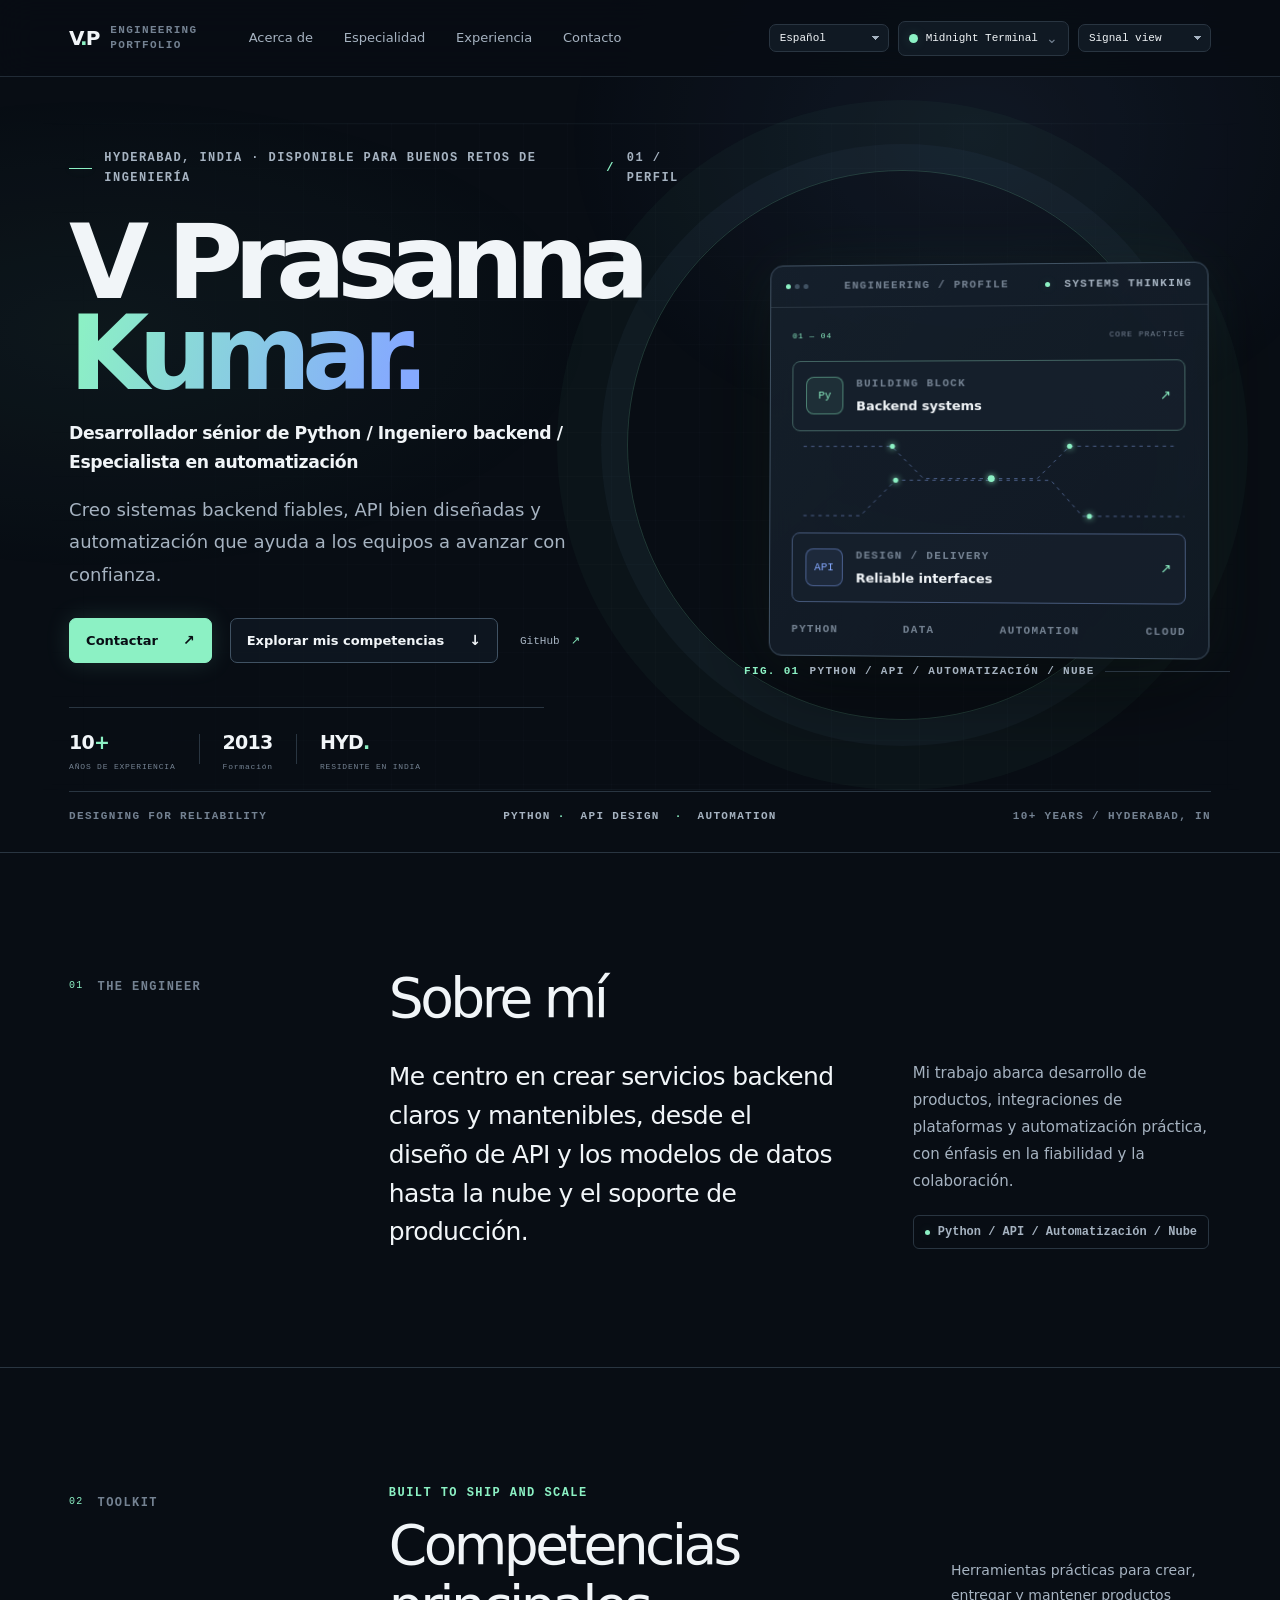
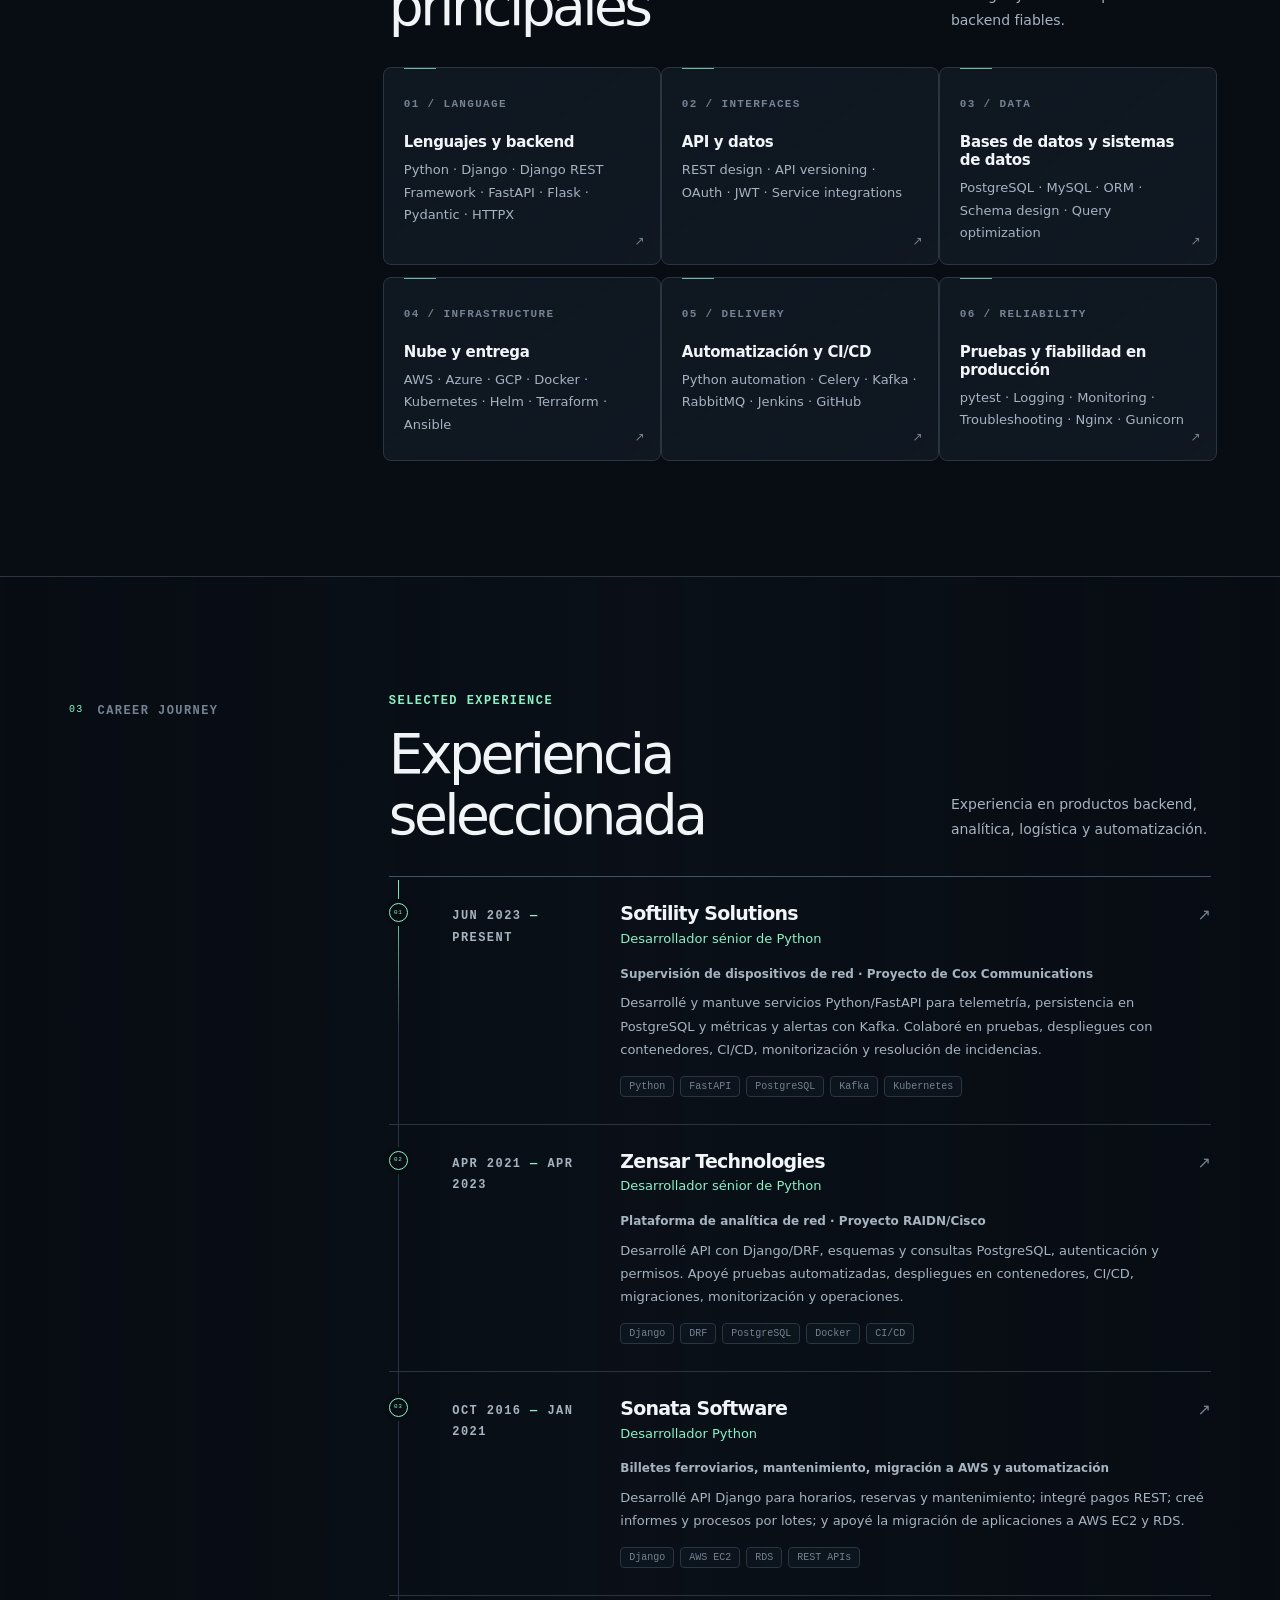
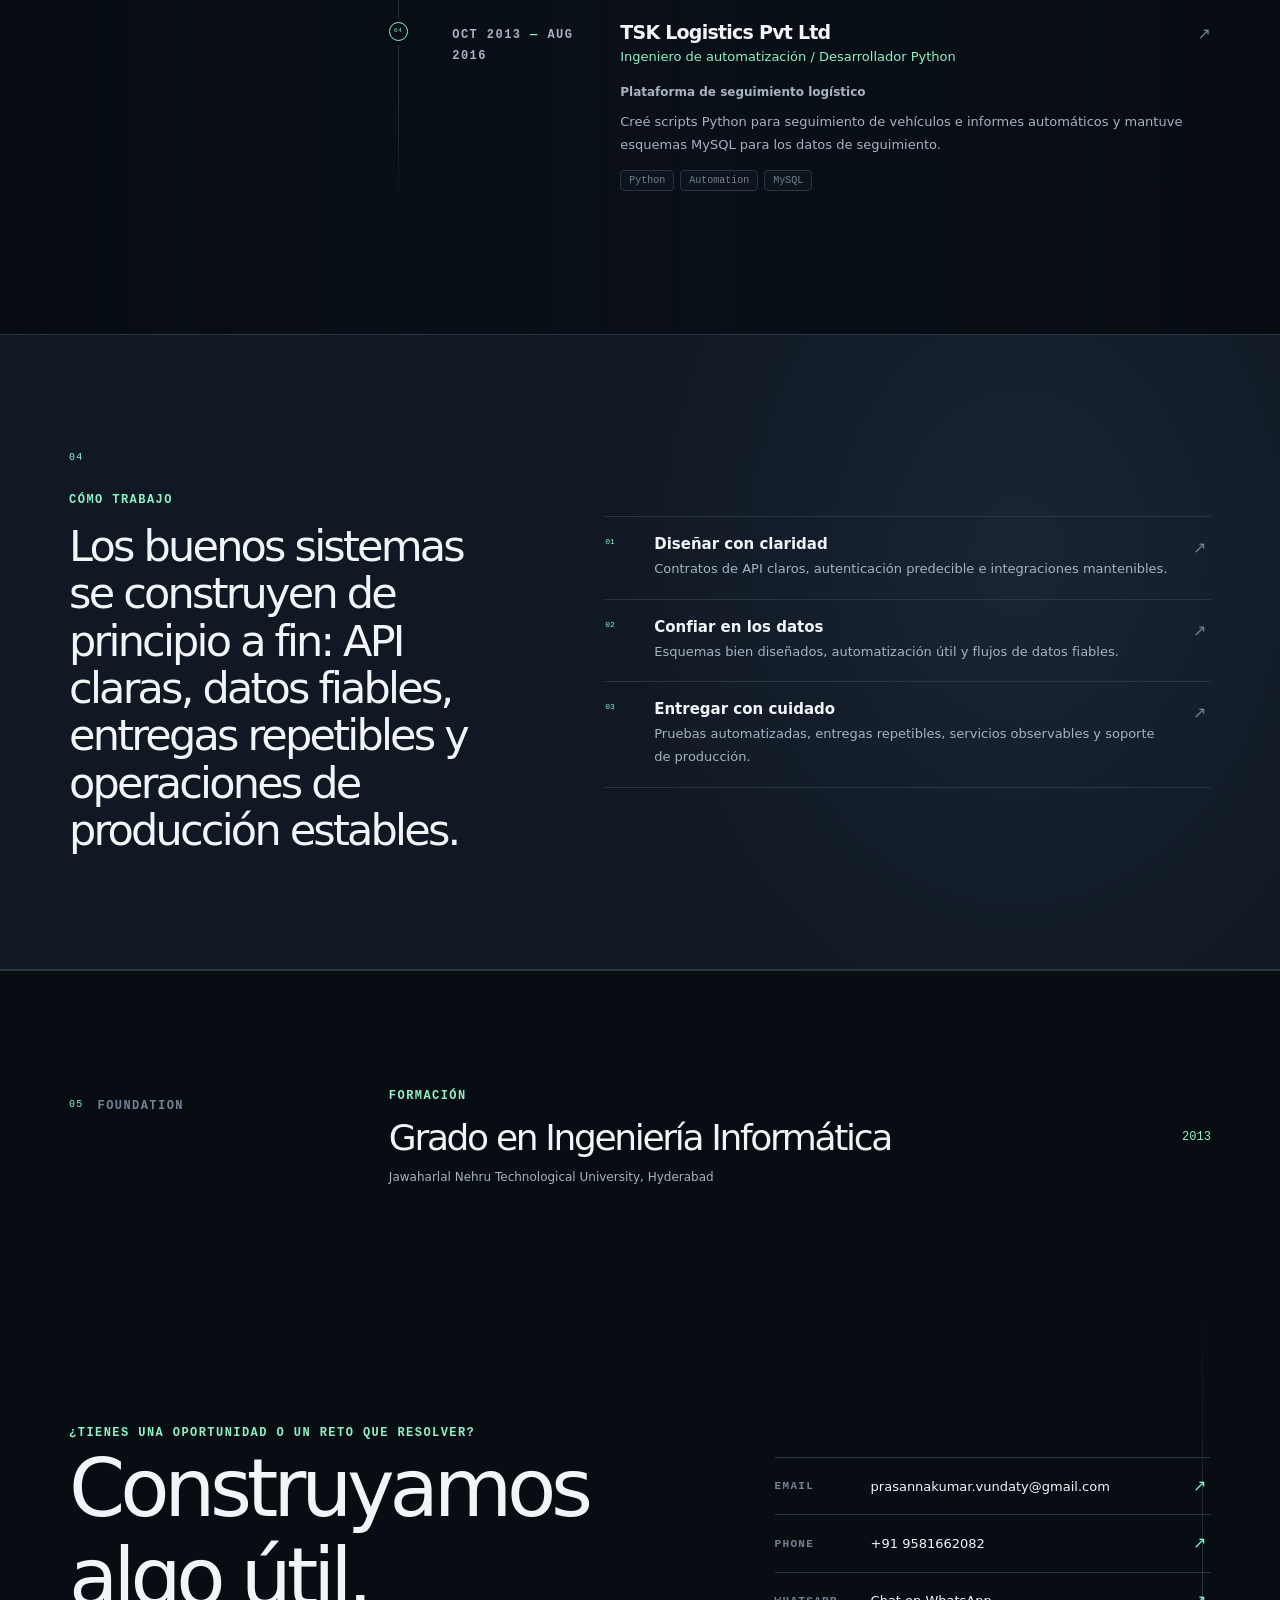
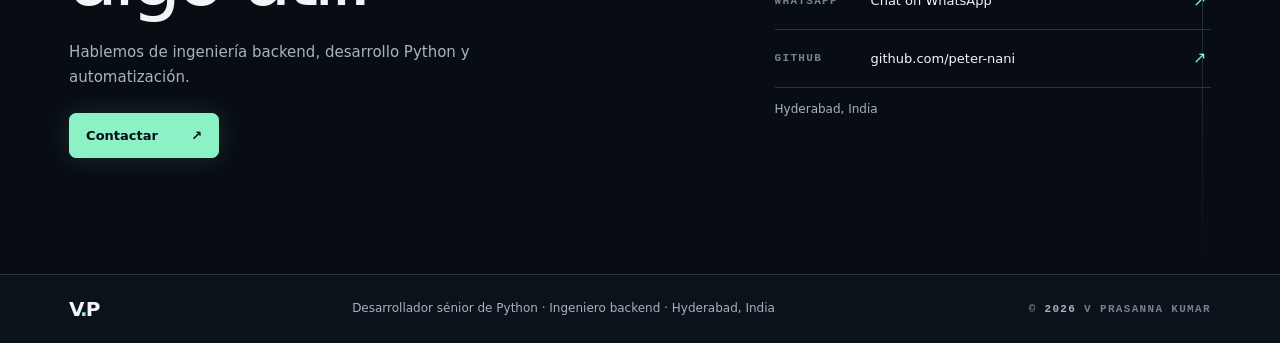
<file: es/index.html>
<!doctype html>
<html lang="es">
<head>
  <meta charset="utf-8">
  <meta name="viewport" content="width=device-width, initial-scale=1">
  <meta name="theme-color" content="#080d14">
  <meta name="author" content="V Prasanna Kumar">
  <meta name="robots" content="index, follow, max-snippet:-1, max-image-preview:large">
  <meta name="description" content="Desarrollador sénior de Python con más de 10 años de experiencia creando servicios mantenibles con Python, Django, Django REST Framework y FastAPI. Hyderabad, I">
  <meta property="og:type" content="profile">
  <meta property="og:site_name" content="V Prasanna Kumar — Engineering Portfolio">
  <meta property="og:locale" content="es_ES">
  <meta property="og:title" content="Desarrollador sénior de Python | V Prasanna Kumar">
  <meta property="og:description" content="Creo sistemas backend fiables, API bien diseñadas y automatización que ayuda a los equipos a avanzar con confianza.">
  <meta property="og:url" content="./">
  <meta name="twitter:card" content="summary">
  <meta name="twitter:title" content="Desarrollador sénior de Python | V Prasanna Kumar">
  <meta name="twitter:description" content="Creo sistemas backend fiables, API bien diseñadas y automatización que ayuda a los equipos a avanzar con confianza.">
  <title>Desarrollador sénior de Python | V Prasanna Kumar</title>
  <link rel="canonical" href="./">
  <link rel="alternate" hreflang="en" href="../en/">
  <link rel="alternate" hreflang="hi" href="../hi/">
  <link rel="alternate" hreflang="te" href="../te/">
  <link rel="alternate" hreflang="zh" href="../zh/">
  <link rel="alternate" hreflang="de" href="../de/">
  <link rel="alternate" hreflang="ur" href="../ur/">
  <link rel="alternate" hreflang="es" href="../es/">
  <link rel="alternate" hreflang="pt" href="../pt/">
  <link rel="alternate" hreflang="ru" href="../ru/">
  <link rel="alternate" hreflang="ar" href="../ar/">
  <link rel="alternate" hreflang="fr" href="../fr/">
  <link rel="alternate" hreflang="ko" href="../ko/">
  <link rel="alternate" hreflang="x-default" href="../en/">
  <link rel="icon" href="../favicon.svg" type="image/svg+xml">
  <script src="../theme-init.js"></script>
  <link href="https://cdn.jsdelivr.net/npm/bootstrap@5.3.8/dist/css/bootstrap.min.css" rel="stylesheet" integrity="sha384-sRIl4kxILFvY47J16cr9ZwB07vP4J8+LH7qKQnuqkuIAvNWLzeN8tE5YBujZqJLB" crossorigin="anonymous">
  <link rel="stylesheet" href="../styles.css">
  <link rel="stylesheet" href="../themes.css">
  <link rel="stylesheet" href="../views.css">
  <script type="application/ld+json">{"@context":"https://schema.org","@type":"ProfilePage","name":"Desarrollador sénior de Python | V Prasanna Kumar","url":"./","mainEntity":{"@type":"Person","name":"V Prasanna Kumar","jobTitle":"Desarrollador sénior de Python | Ingeniero backend | Especialista en automatización","description":"Desarrollador sénior de Python con más de 10 años de experiencia creando servicios mantenibles con Python, Django, Django REST Framework y FastAPI.","url":"./","email":"mailto:prasannakumar.vundaty@gmail.com","sameAs":["https://github.com/peter-nani"],"address":{"@type":"PostalAddress","addressLocality":"Hyderabad","addressCountry":"IN"},"knowsAbout":["Python","Django","FastAPI","REST API Development","PostgreSQL","AWS","Docker","Kubernetes","Automation"]}}</script>
</head>
<body data-theme="midnight" data-view="signal">
  <a class="skip-link" href="#main">Skip to content</a>
  <div class="ambient" aria-hidden="true"></div>
  <header class="site-header">
    <div class="header-inner container-fluid">
      <a class="brand" href="#top" aria-label="V Prasanna Kumar — home"><span class="brand-mark">V<span>.</span>P</span><span class="brand-caption">ENGINEERING<br>PORTFOLIO</span></a>
      <nav class="main-nav" aria-label="Main navigation">
        <a href="#about" data-i="navAbout">Acerca de</a><a href="#expertise" data-i="navExpertise">Especialidad</a><a href="#experience" data-i="navExperience">Experiencia</a><a href="#contact" data-i="navContact">Contacto</a>
      </nav>
      <div class="header-tools">
        <label class="visually-hidden" for="language">Choose language</label>
        <select id="language" class="form-select form-select-sm language-select" aria-label="Choose language">
          <option value="en">EN · English</option><option value="hi">हिंदी</option><option value="te">తెలుగు</option><option value="zh">中文</option><option value="de">Deutsch</option><option value="ur">اردو</option><option value="es">Español</option><option value="pt">Português</option><option value="ru">Русский</option><option value="ar">العربية</option><option value="fr">Français</option><option value="ko">한국어</option>
        </select>
        <details class="theme-picker">
          <summary aria-label="Choose a color theme"><span class="theme-current-dot"></span><span class="theme-current-name">Midnight Terminal</span><span class="chevron" aria-hidden="true">⌄</span></summary>
          <div class="theme-menu" role="group" aria-label="Color themes">
            <button type="button" class="theme-option" data-theme-value="midnight" aria-pressed="true"><i class="swatch swatch-midnight"></i>Midnight Terminal</button>
            <button type="button" class="theme-option" data-theme-value="navy" aria-pressed="false"><i class="swatch swatch-navy"></i>Executive Navy</button>
            <button type="button" class="theme-option" data-theme-value="nordic" aria-pressed="false"><i class="swatch swatch-nordic"></i>Nordic Light</button>
            <button type="button" class="theme-option" data-theme-value="violet" aria-pressed="false"><i class="swatch swatch-violet"></i>Electric Violet</button>
            <button type="button" class="theme-option" data-theme-value="emerald" aria-pressed="false"><i class="swatch swatch-emerald"></i>Emerald Studio</button>
            <button type="button" class="theme-option" data-theme-value="sunset" aria-pressed="false"><i class="swatch swatch-sunset"></i>Sunset Gradient</button>
            <button type="button" class="theme-option" data-theme-value="mono" aria-pressed="false"><i class="swatch swatch-mono"></i>Monochrome Editorial</button>
            <button type="button" class="theme-option" data-theme-value="ocean" aria-pressed="false"><i class="swatch swatch-ocean"></i>Oceanic Teal</button>
            <button type="button" class="theme-option" data-theme-value="sand" aria-pressed="false"><i class="swatch swatch-sand"></i>Warm Sand</button>
            <button type="button" class="theme-option" data-theme-value="cyber" aria-pressed="false"><i class="swatch swatch-cyber"></i>Cyberpunk Contrast</button>
            <button type="button" class="theme-option" data-theme-value="royal" aria-pressed="false"><i class="swatch swatch-royal"></i>Royal Blue</button>
            <button type="button" class="theme-option" data-theme-value="rose" aria-pressed="false"><i class="swatch swatch-rose"></i>Soft Rose</button>
          </div>
        </details>
        <label class="visually-hidden" for="view">Choose design version</label>
        <select id="view" class="form-select form-select-sm view-select" aria-label="Choose design version"><option value="signal">Signal view</option><option value="editorial">Editorial view</option><option value="studio">Studio view</option></select>
      </div>
    </div>
  </header>

  <main id="main">
    <section class="hero container-xxl" id="top" aria-labelledby="hero-title">
      <div class="hero-grid row align-items-center g-5">
        <div class="hero-copy col-lg-7 reveal">
          <div class="eyebrow"><span class="eyebrow-line"></span><span data-i="location">Hyderabad, India · Disponible para buenos retos de ingeniería</span><span class="eyebrow-divider">/</span><span data-i="profileLabel">01 / PERFIL</span></div>
          <h1 id="hero-title">V Prasanna<br><span class="name-accent">Kumar<span class="name-period">.</span></span></h1>
          <p class="role-line" data-i="headline">Desarrollador sénior de Python / Ingeniero backend / Especialista en automatización</p>
          <p class="hero-intro" data-i="intro">Creo sistemas backend fiables, API bien diseñadas y automatización que ayuda a los equipos a avanzar con confianza.</p>
          <div class="hero-actions">
            <a class="btn btn-primary action-primary" href="mailto:prasannakumar.vundaty@gmail.com"><span data-i="contactMe">Contactar</span><span class="button-arrow" aria-hidden="true">↗</span></a>
            <a class="btn btn-outline-secondary action-secondary" href="#expertise"><span data-i="explore">Explorar mis competencias</span><span class="button-arrow" aria-hidden="true">↓</span></a>
            <a class="github-link" href="https://github.com/peter-nani" target="_blank" rel="noopener noreferrer">GitHub <span aria-hidden="true">↗</span></a>
          </div>
          <div class="hero-facts"><div><strong>10<span>+</span></strong><small data-i="years">AÑOS DE EXPERIENCIA</small></div><span class="fact-divider"></span><div><strong>2013</strong><small data-i="educationTitle">Formación</small></div><span class="fact-divider"></span><div><strong>HYD<span>.</span></strong><small data-i="based">RESIDENTE EN INDIA</small></div></div>
        </div>
        <div class="hero-art col-lg-5 reveal" role="group" aria-label="Technical focus: Python, APIs, automation, cloud">
          <div class="orbit orbit-one"></div><div class="orbit orbit-two"></div>
          <div class="console-window">
            <div class="console-top"><div class="console-lights"><i></i><i></i><i></i></div><span>ENGINEERING / PROFILE</span><span class="console-live"><i></i> SYSTEMS THINKING</span></div>
            <div class="console-content">
              <div class="console-index">01 — 04 <span>CORE PRACTICE</span></div>
              <div class="console-node"><div class="node-glyph">Py</div><div><small>BUILDING BLOCK</small><strong>Backend systems</strong></div><span class="node-mark">↗</span></div>
              <div class="circuit-map" aria-hidden="true"><svg viewBox="0 0 440 120" role="presentation"><path d="M2 18h105l38 38h80m0 0h54l38-38h121M2 100h68l42-42h113m0 0h70l37 42h118"/><circle cx="108" cy="18" r="3"/><circle cx="225" cy="56" r="4"/><circle cx="317" cy="18" r="3"/><circle cx="112" cy="58" r="3"/><circle cx="340" cy="100" r="3"/></svg></div>
              <div class="console-node node-secondary"><div class="node-glyph">API</div><div><small>DESIGN / DELIVERY</small><strong>Reliable interfaces</strong></div><span class="node-mark">↗</span></div>
              <div class="console-foot"><span>PYTHON</span><span>DATA</span><span>AUTOMATION</span><span>CLOUD</span></div>
            </div>
          </div>
          <div class="art-caption"><span class="caption-index">FIG. 01</span><span data-i="heroFocus">Python / API / Automatización / Nube</span><span class="caption-rule"></span></div>
        </div>
      </div>
      <div class="hero-bottomline"><span>DESIGNING FOR RELIABILITY</span><span class="bottomline-center">PYTHON<span>·</span> API DESIGN <span>·</span> AUTOMATION</span><span>10+ YEARS / HYDERABAD, IN</span></div>
    </section>

    <section class="content-section about-section" id="about" aria-labelledby="about-heading">
      <div class="container-xxl section-grid"><div class="section-aside reveal"><span class="section-number">01</span><span class="section-kicker">THE ENGINEER</span></div><div class="section-main reveal"><h2 id="about-heading" data-i="aboutTitle">Sobre mí</h2><div class="about-columns"><p class="about-lead" data-i="aboutCopy">Me centro en crear servicios backend claros y mantenibles, desde el diseño de API y los modelos de datos hasta la nube y el soporte de producción.</p><div><p class="body-copy" data-i="aboutSub">Mi trabajo abarca desarrollo de productos, integraciones de plataformas y automatización práctica, con énfasis en la fiabilidad y la colaboración.</p><div class="focus-stamp"><span class="stamp-dot"></span><span data-i="heroFocus">Python / API / Automatización / Nube</span></div></div></div></div></div>
    </section>

    <section class="content-section expertise-section" id="expertise" aria-labelledby="expertise-heading">
      <div class="container-xxl section-grid"><div class="section-aside reveal"><span class="section-number">02</span><span class="section-kicker">TOOLKIT</span></div><div class="section-main"><div class="section-heading-row reveal"><div><p class="micro-label">BUILT TO SHIP AND SCALE</p><h2 id="expertise-heading" data-i="expertiseTitle">Competencias principales</h2></div><p class="heading-aside" data-i="skillIntro">Herramientas prácticas para crear, entregar y mantener productos backend fiables.</p></div>
        <div class="expertise-grid row g-3">
          <article class="skill-panel col-md-6 col-xl-4 reveal"><span class="skill-index">01 / LANGUAGE</span><h3 data-i="backend">Lenguajes y backend</h3><p>Python · Django · Django REST Framework · FastAPI · Flask · Pydantic · HTTPX</p><span class="panel-corner" aria-hidden="true">↗</span></article>
          <article class="skill-panel col-md-6 col-xl-4 reveal"><span class="skill-index">02 / INTERFACES</span><h3 data-i="apiData">API y datos</h3><p>REST design · API versioning · OAuth · JWT · Service integrations</p><span class="panel-corner" aria-hidden="true">↗</span></article>
          <article class="skill-panel col-md-6 col-xl-4 reveal"><span class="skill-index">03 / DATA</span><h3 data-i="dataTitle">Bases de datos y sistemas de datos</h3><p>PostgreSQL · MySQL · ORM · Schema design · Query optimization</p><span class="panel-corner" aria-hidden="true">↗</span></article>
          <article class="skill-panel col-md-6 col-xl-4 reveal"><span class="skill-index">04 / INFRASTRUCTURE</span><h3 data-i="cloud">Nube y entrega</h3><p>AWS · Azure · GCP · Docker · Kubernetes · Helm · Terraform · Ansible</p><span class="panel-corner" aria-hidden="true">↗</span></article>
          <article class="skill-panel col-md-6 col-xl-4 reveal"><span class="skill-index">05 / DELIVERY</span><h3 data-i="automation">Automatización y CI/CD</h3><p>Python automation · Celery · Kafka · RabbitMQ · Jenkins · GitHub</p><span class="panel-corner" aria-hidden="true">↗</span></article>
          <article class="skill-panel col-md-6 col-xl-4 reveal"><span class="skill-index">06 / RELIABILITY</span><h3 data-i="reliability">Pruebas y fiabilidad en producción</h3><p>pytest · Logging · Monitoring · Troubleshooting · Nginx · Gunicorn</p><span class="panel-corner" aria-hidden="true">↗</span></article>
        </div>
      </div></div>
    </section>

    <section class="content-section experience-section" id="experience" aria-labelledby="experience-heading">
      <div class="container-xxl section-grid"><div class="section-aside reveal"><span class="section-number">03</span><span class="section-kicker">CAREER JOURNEY</span></div><div class="section-main"><div class="section-heading-row reveal"><div><p class="micro-label">SELECTED EXPERIENCE</p><h2 id="experience-heading" data-i="experienceTitle">Experiencia seleccionada</h2></div><p class="heading-aside" data-i="experienceIntro">Experiencia en productos backend, analítica, logística y automatización.</p></div>
        <div class="timeline">
          <article class="timeline-entry reveal"><div class="timeline-marker"><span>01</span></div><div class="timeline-date">JUN 2023 <span>—</span> PRESENT</div><div class="timeline-body"><div class="job-heading"><div><h3>Softility Solutions</h3><p class="job-title" data-i="softilityTitle">Desarrollador sénior de Python</p></div><span class="job-arrow" aria-hidden="true">↗</span></div><p class="project-context" data-i="softilityProject">Supervisión de dispositivos de red · Proyecto de Cox Communications</p><p class="job-description" data-i="softilityCopy">Desarrollé y mantuve servicios Python/FastAPI para telemetría, persistencia en PostgreSQL y métricas y alertas con Kafka. Colaboré en pruebas, despliegues con contenedores, CI/CD, monitorización y resolución de incidencias.</p><div class="tag-list"><span>Python</span><span>FastAPI</span><span>PostgreSQL</span><span>Kafka</span><span>Kubernetes</span></div></div></article>
          <article class="timeline-entry reveal"><div class="timeline-marker"><span>02</span></div><div class="timeline-date">APR 2021 <span>—</span> APR 2023</div><div class="timeline-body"><div class="job-heading"><div><h3>Zensar Technologies</h3><p class="job-title" data-i="zensarTitle">Desarrollador sénior de Python</p></div><span class="job-arrow" aria-hidden="true">↗</span></div><p class="project-context" data-i="zensarProject">Plataforma de analítica de red · Proyecto RAIDN/Cisco</p><p class="job-description" data-i="zensarCopy">Desarrollé API con Django/DRF, esquemas y consultas PostgreSQL, autenticación y permisos. Apoyé pruebas automatizadas, despliegues en contenedores, CI/CD, migraciones, monitorización y operaciones.</p><div class="tag-list"><span>Django</span><span>DRF</span><span>PostgreSQL</span><span>Docker</span><span>CI/CD</span></div></div></article>
          <article class="timeline-entry reveal"><div class="timeline-marker"><span>03</span></div><div class="timeline-date">OCT 2016 <span>—</span> JAN 2021</div><div class="timeline-body"><div class="job-heading"><div><h3>Sonata Software</h3><p class="job-title" data-i="sonataTitle">Desarrollador Python</p></div><span class="job-arrow" aria-hidden="true">↗</span></div><p class="project-context" data-i="sonataProject">Billetes ferroviarios, mantenimiento, migración a AWS y automatización</p><p class="job-description" data-i="sonataCopy">Desarrollé API Django para horarios, reservas y mantenimiento; integré pagos REST; creé informes y procesos por lotes; y apoyé la migración de aplicaciones a AWS EC2 y RDS.</p><div class="tag-list"><span>Django</span><span>AWS EC2</span><span>RDS</span><span>REST APIs</span></div></div></article>
          <article class="timeline-entry reveal"><div class="timeline-marker"><span>04</span></div><div class="timeline-date">OCT 2013 <span>—</span> AUG 2016</div><div class="timeline-body"><div class="job-heading"><div><h3>TSK Logistics Pvt Ltd</h3><p class="job-title" data-i="tskTitle">Ingeniero de automatización / Desarrollador Python</p></div><span class="job-arrow" aria-hidden="true">↗</span></div><p class="project-context" data-i="tskProject">Plataforma de seguimiento logístico</p><p class="job-description" data-i="tskCopy">Creé scripts Python para seguimiento de vehículos e informes automáticos y mantuve esquemas MySQL para los datos de seguimiento.</p><div class="tag-list"><span>Python</span><span>Automation</span><span>MySQL</span></div></div></article>
        </div>
      </div></div>
    </section>

    <section class="approach-section" aria-labelledby="approach-heading"><div class="container-xxl approach-inner"><div class="approach-intro reveal"><span class="section-number">04</span><p class="micro-label" data-i="focusLabel">Cómo trabajo</p><h2 id="approach-heading" data-i="focusCopy">Los buenos sistemas se construyen de principio a fin: API claras, datos fiables, entregas repetibles y operaciones de producción estables.</h2></div><div class="approach-list"><article class="approach-item reveal"><span>01</span><div><h3 data-i="approachApi">Diseñar con claridad</h3><p data-i="approachApiCopy">Contratos de API claros, autenticación predecible e integraciones mantenibles.</p></div><i aria-hidden="true">↗</i></article><article class="approach-item reveal"><span>02</span><div><h3 data-i="approachData">Confiar en los datos</h3><p data-i="approachDataCopy">Esquemas bien diseñados, automatización útil y flujos de datos fiables.</p></div><i aria-hidden="true">↗</i></article><article class="approach-item reveal"><span>03</span><div><h3 data-i="approachDelivery">Entregar con cuidado</h3><p data-i="approachDeliveryCopy">Pruebas automatizadas, entregas repetibles, servicios observables y soporte de producción.</p></div><i aria-hidden="true">↗</i></article></div></div></section>

    <section class="content-section education-section" id="education" aria-labelledby="education-heading"><div class="container-xxl section-grid"><div class="section-aside reveal"><span class="section-number">05</span><span class="section-kicker">FOUNDATION</span></div><div class="section-main education-main reveal"><div><p class="micro-label" data-i="educationTitle">Formación</p><h2 id="education-heading" data-i="degree">Grado en Ingeniería Informática</h2><p>Jawaharlal Nehru Technological University, Hyderabad</p></div><span class="education-year">2013</span></div></div></section>

    <section class="contact-section" id="contact" aria-labelledby="contact-heading"><div class="container-xxl contact-inner"><div class="contact-copy reveal"><span class="micro-label" data-i="contactLabel">¿Tienes una oportunidad o un reto que resolver?</span><h2 id="contact-heading" data-i="contactTitle">Construyamos algo útil.</h2><p data-i="contactIntro">Hablemos de ingeniería backend, desarrollo Python y automatización.</p><a class="btn btn-primary action-primary contact-cta" href="mailto:prasannakumar.vundaty@gmail.com"><span data-i="contactMe">Contactar</span><span aria-hidden="true">↗</span></a></div><div class="contact-links reveal"><a href="mailto:prasannakumar.vundaty@gmail.com"><span class="contact-link-label">EMAIL</span><strong>prasannakumar.vundaty@gmail.com</strong><i aria-hidden="true">↗</i></a><a href="tel:+919581662082"><span class="contact-link-label">PHONE</span><strong>+91 9581662082</strong><i aria-hidden="true">↗</i></a><a href="https://wa.me/919581662082" target="_blank" rel="noopener noreferrer"><span class="contact-link-label">WHATSAPP</span><strong>Chat on WhatsApp</strong><i aria-hidden="true">↗</i></a><a href="https://github.com/peter-nani" target="_blank" rel="noopener noreferrer"><span class="contact-link-label">GITHUB</span><strong>github.com/peter-nani</strong><i aria-hidden="true">↗</i></a><p class="contact-location" data-i="contactLocation">Hyderabad, India</p></div></div></section>
  </main>

  <footer class="site-footer"><div class="container-xxl footer-inner"><a class="brand" href="#top"><span class="brand-mark">V<span>.</span>P</span></a><p data-i="footer">Desarrollador sénior de Python · Ingeniero backend · Hyderabad, India</p><span class="footer-code">© <span id="year"></span> V PRASANNA KUMAR</span></div></footer>
  <script src="../translations.js"></script>
  <script src="../app.js" defer></script>
</body>
</html>
</file>
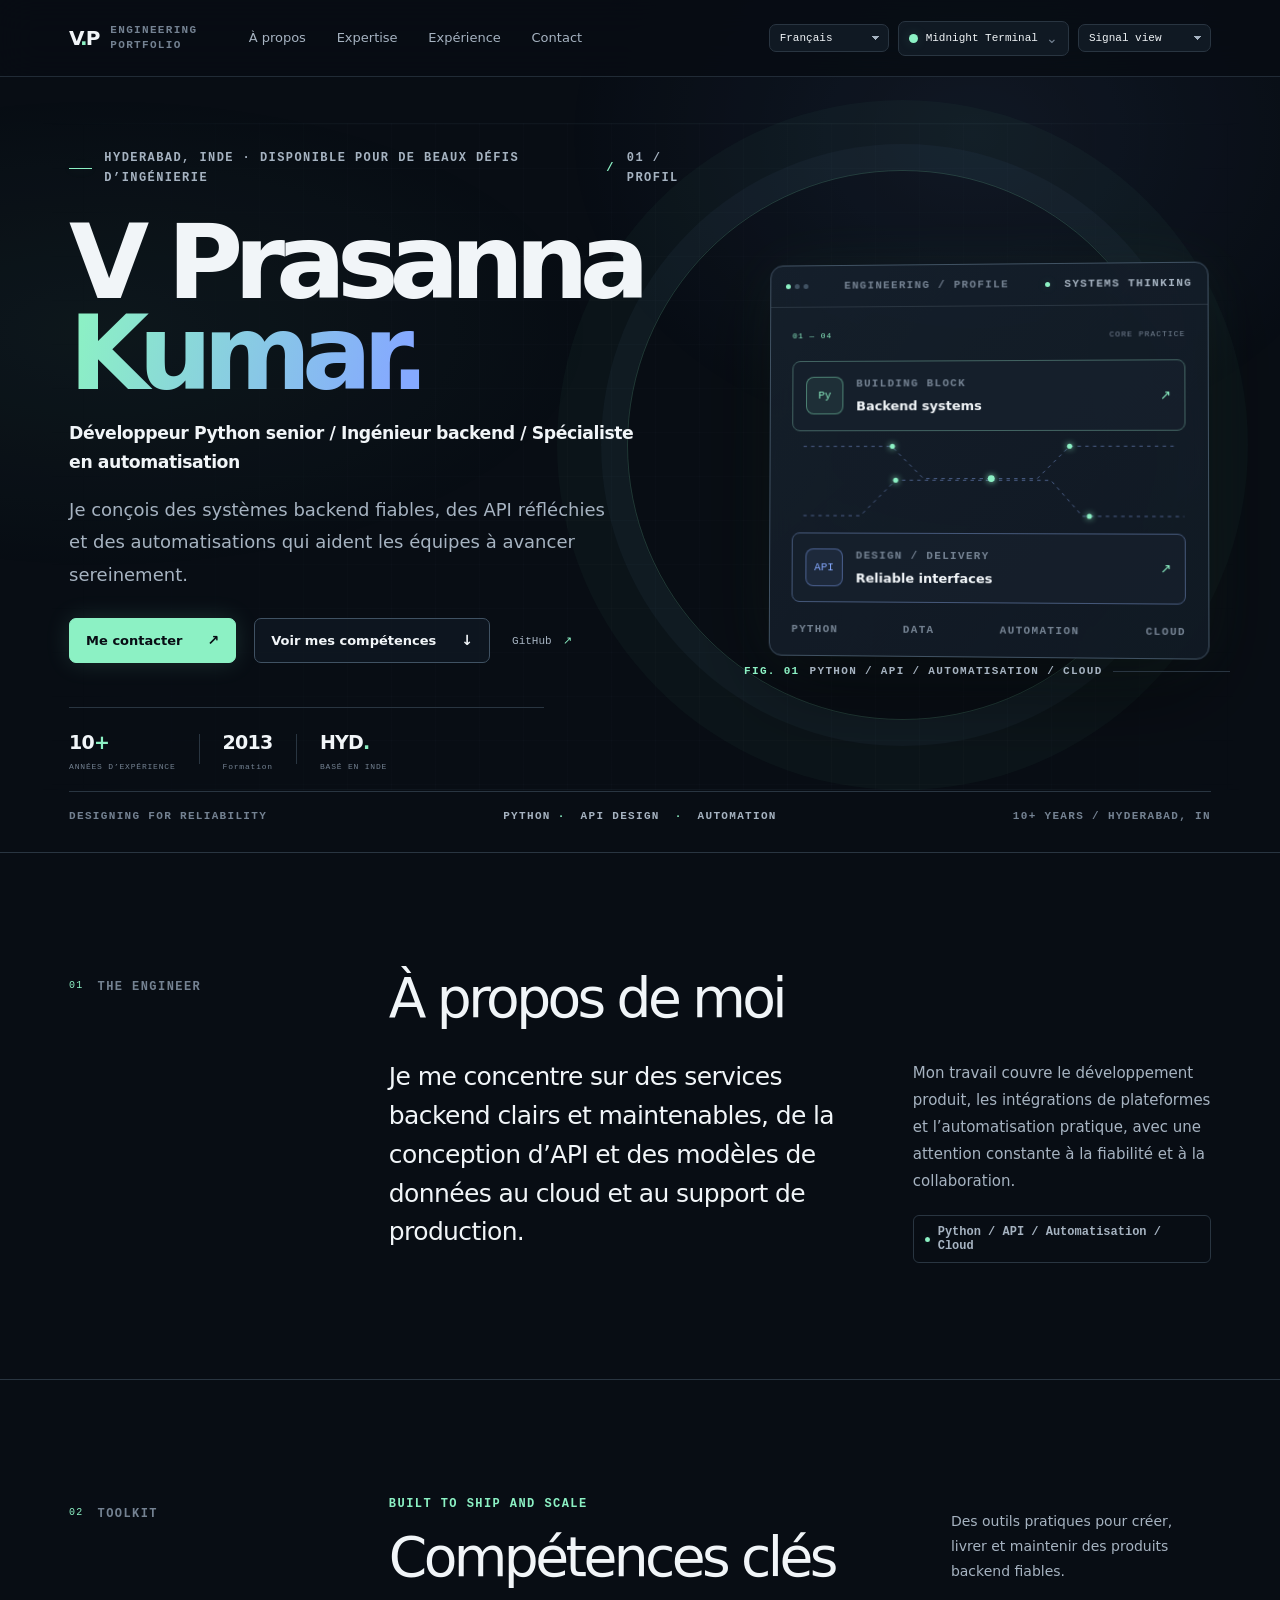
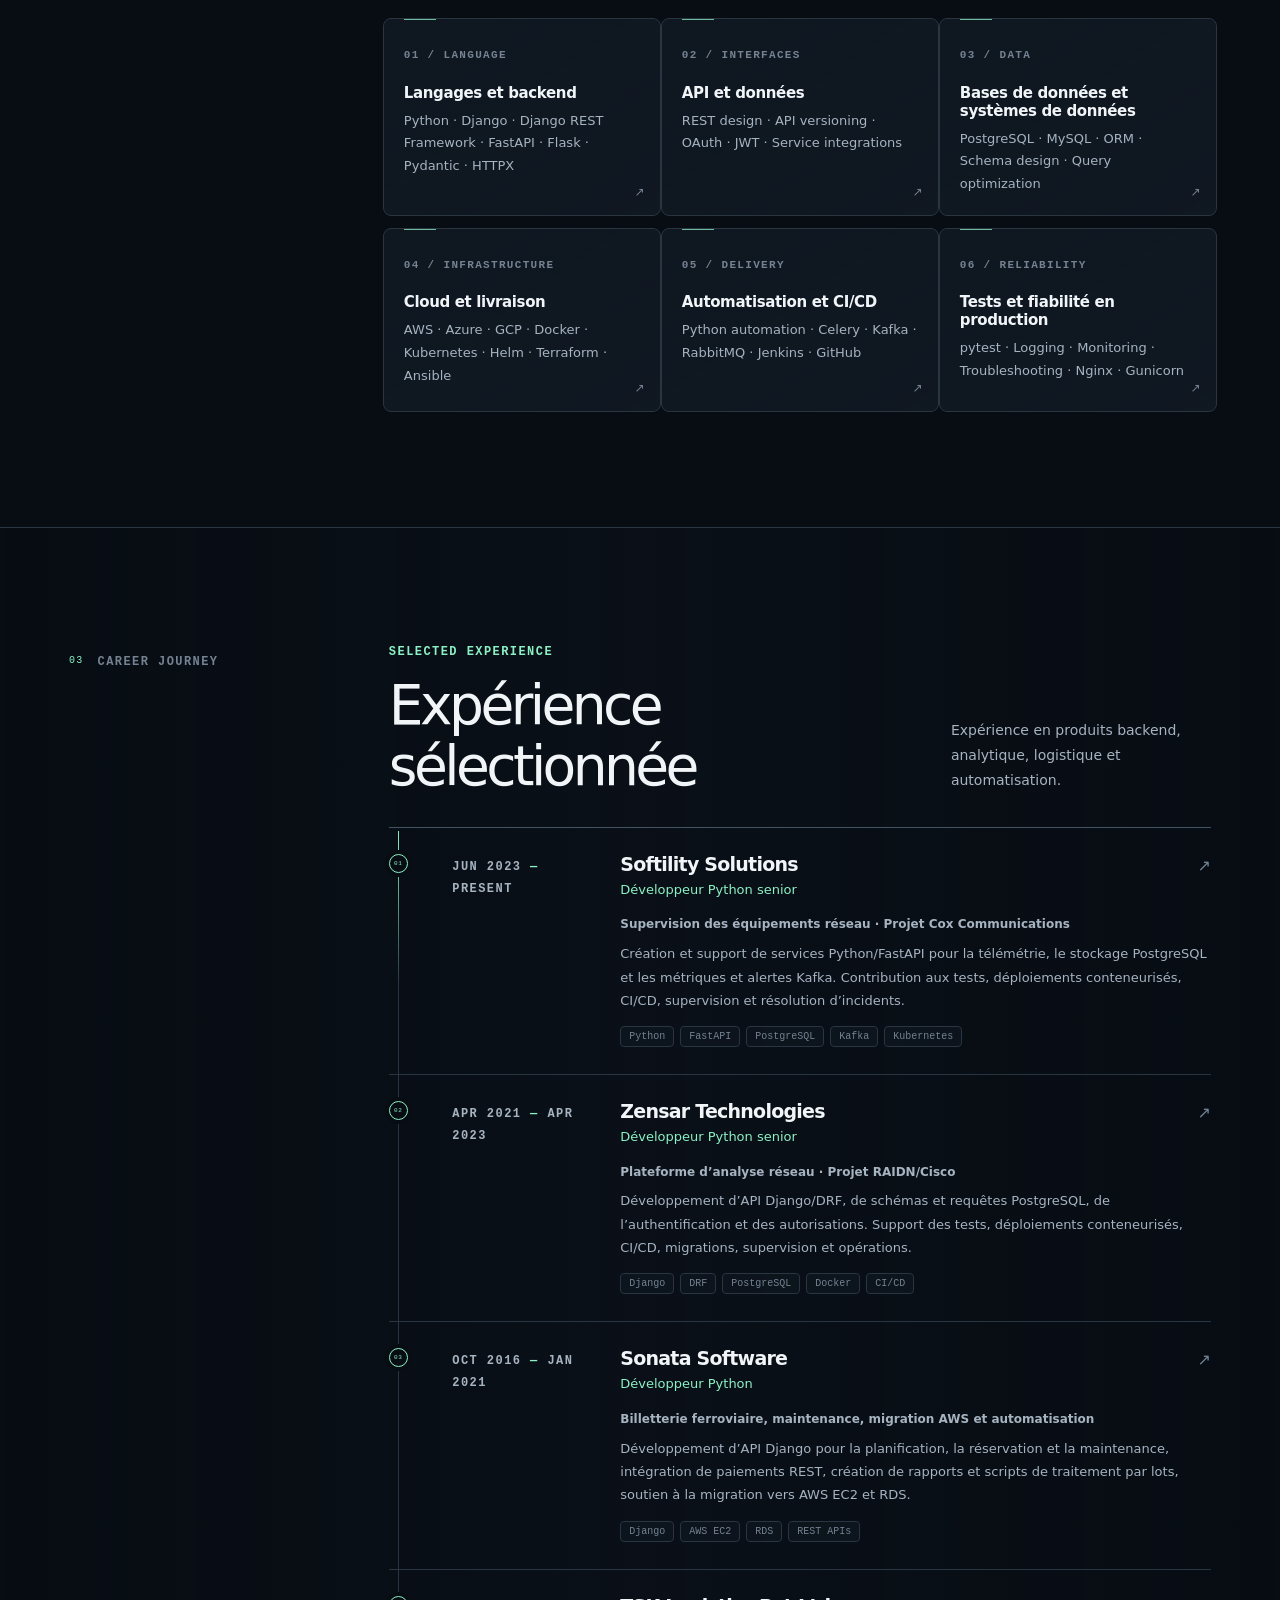
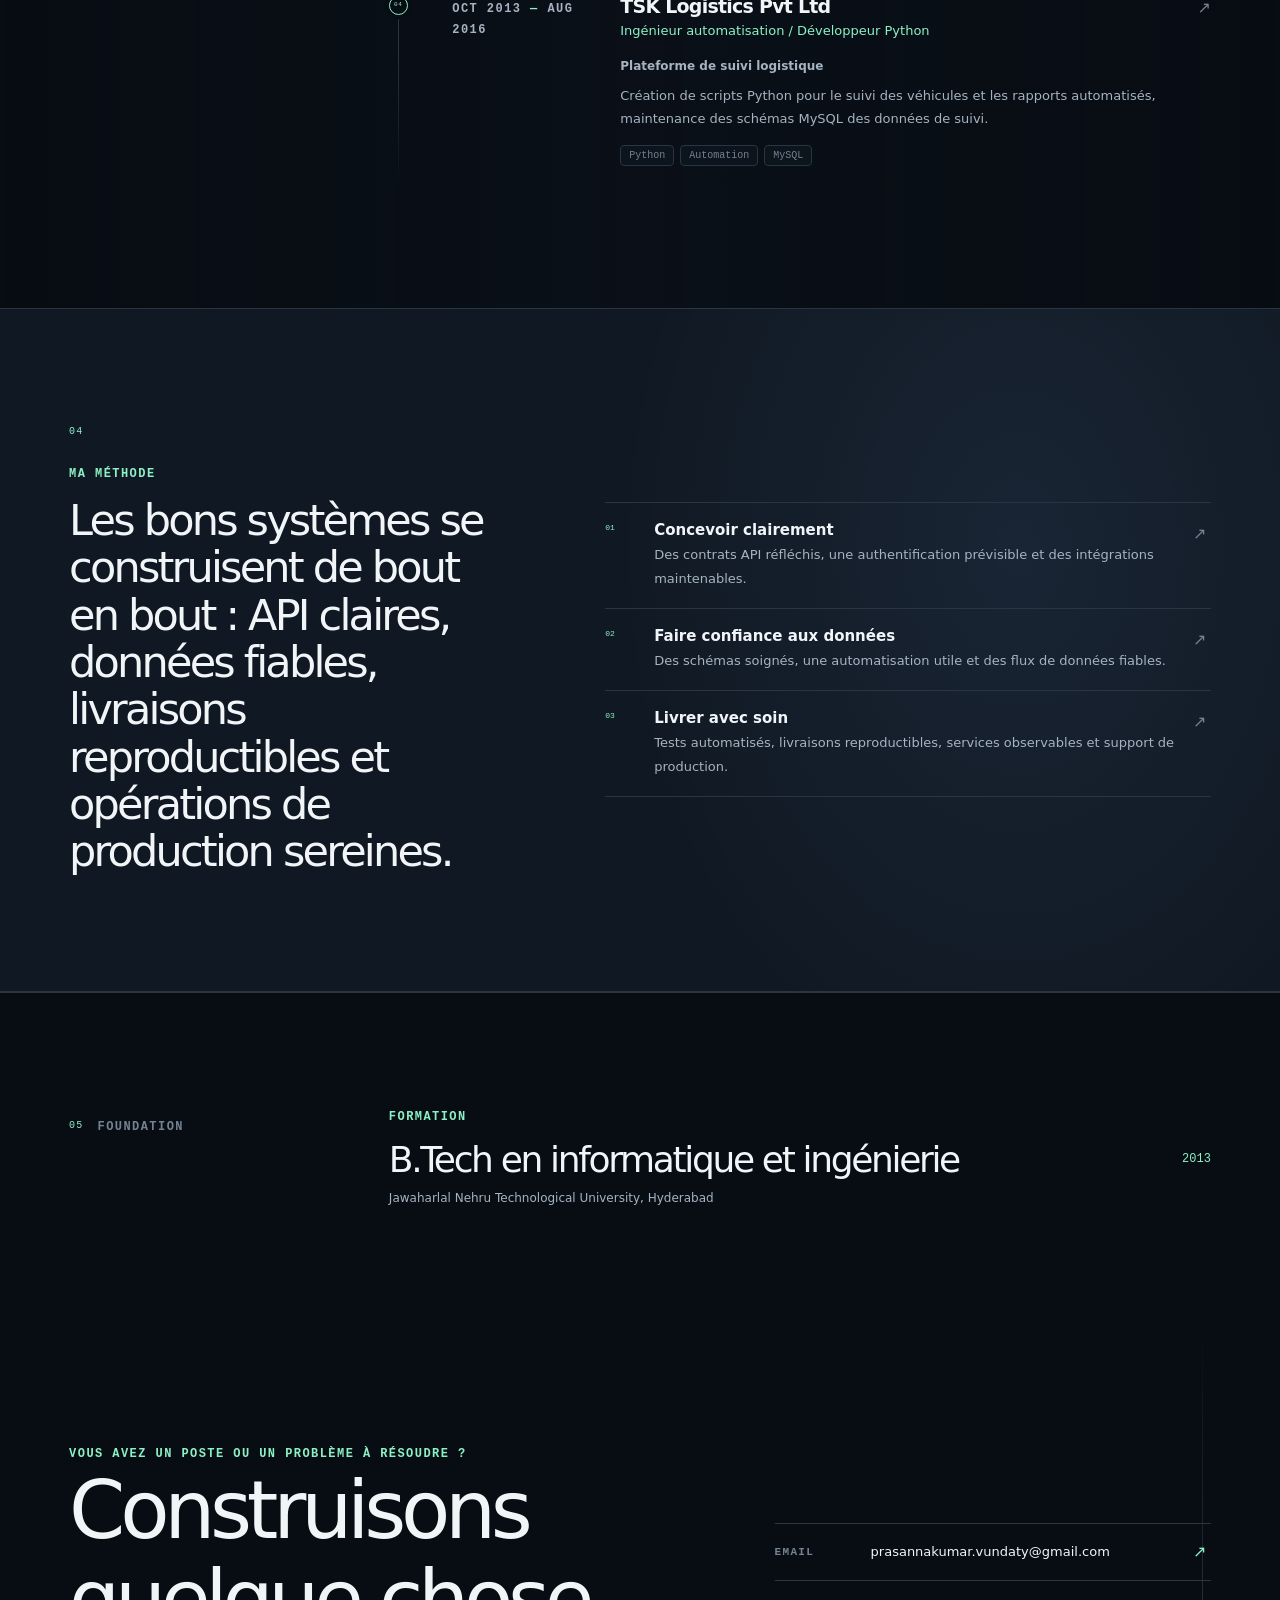
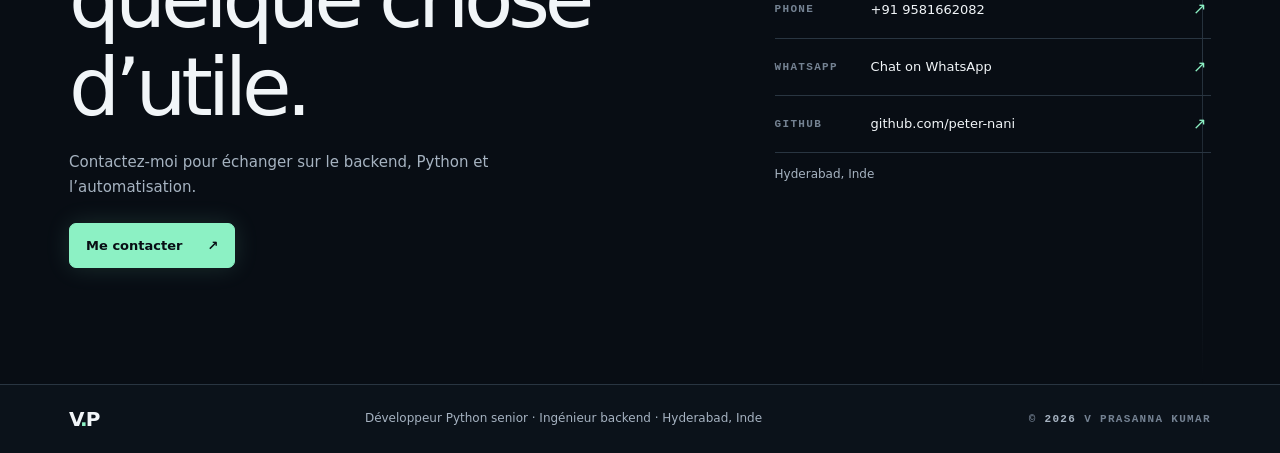
<file: fr/index.html>
<!doctype html>
<html lang="fr">
<head>
  <meta charset="utf-8">
  <meta name="viewport" content="width=device-width, initial-scale=1">
  <meta name="theme-color" content="#080d14">
  <meta name="author" content="V Prasanna Kumar">
  <meta name="robots" content="index, follow, max-snippet:-1, max-image-preview:large">
  <meta name="description" content="Développeur Python senior avec plus de 10 ans d’expérience dans la création de services maintenables avec Python, Django, Django REST Framework et FastAPI. Hyde">
  <meta property="og:type" content="profile">
  <meta property="og:site_name" content="V Prasanna Kumar — Engineering Portfolio">
  <meta property="og:locale" content="fr_FR">
  <meta property="og:title" content="Développeur Python senior | V Prasanna Kumar">
  <meta property="og:description" content="Je conçois des systèmes backend fiables, des API réfléchies et des automatisations qui aident les équipes à avancer sereinement.">
  <meta property="og:url" content="./">
  <meta name="twitter:card" content="summary">
  <meta name="twitter:title" content="Développeur Python senior | V Prasanna Kumar">
  <meta name="twitter:description" content="Je conçois des systèmes backend fiables, des API réfléchies et des automatisations qui aident les équipes à avancer sereinement.">
  <title>Développeur Python senior | V Prasanna Kumar</title>
  <link rel="canonical" href="./">
  <link rel="alternate" hreflang="en" href="../en/">
  <link rel="alternate" hreflang="hi" href="../hi/">
  <link rel="alternate" hreflang="te" href="../te/">
  <link rel="alternate" hreflang="zh" href="../zh/">
  <link rel="alternate" hreflang="de" href="../de/">
  <link rel="alternate" hreflang="ur" href="../ur/">
  <link rel="alternate" hreflang="es" href="../es/">
  <link rel="alternate" hreflang="pt" href="../pt/">
  <link rel="alternate" hreflang="ru" href="../ru/">
  <link rel="alternate" hreflang="ar" href="../ar/">
  <link rel="alternate" hreflang="fr" href="../fr/">
  <link rel="alternate" hreflang="ko" href="../ko/">
  <link rel="alternate" hreflang="x-default" href="../en/">
  <link rel="icon" href="../favicon.svg" type="image/svg+xml">
  <script src="../theme-init.js"></script>
  <link href="https://cdn.jsdelivr.net/npm/bootstrap@5.3.8/dist/css/bootstrap.min.css" rel="stylesheet" integrity="sha384-sRIl4kxILFvY47J16cr9ZwB07vP4J8+LH7qKQnuqkuIAvNWLzeN8tE5YBujZqJLB" crossorigin="anonymous">
  <link rel="stylesheet" href="../styles.css">
  <link rel="stylesheet" href="../themes.css">
  <link rel="stylesheet" href="../views.css">
  <script type="application/ld+json">{"@context":"https://schema.org","@type":"ProfilePage","name":"Développeur Python senior | V Prasanna Kumar","url":"./","mainEntity":{"@type":"Person","name":"V Prasanna Kumar","jobTitle":"Développeur Python senior | Ingénieur backend | Spécialiste en automatisation","description":"Développeur Python senior avec plus de 10 ans d’expérience dans la création de services maintenables avec Python, Django, Django REST Framework et FastAPI.","url":"./","email":"mailto:prasannakumar.vundaty@gmail.com","sameAs":["https://github.com/peter-nani"],"address":{"@type":"PostalAddress","addressLocality":"Hyderabad","addressCountry":"IN"},"knowsAbout":["Python","Django","FastAPI","REST API Development","PostgreSQL","AWS","Docker","Kubernetes","Automation"]}}</script>
</head>
<body data-theme="midnight" data-view="signal">
  <a class="skip-link" href="#main">Skip to content</a>
  <div class="ambient" aria-hidden="true"></div>
  <header class="site-header">
    <div class="header-inner container-fluid">
      <a class="brand" href="#top" aria-label="V Prasanna Kumar — home"><span class="brand-mark">V<span>.</span>P</span><span class="brand-caption">ENGINEERING<br>PORTFOLIO</span></a>
      <nav class="main-nav" aria-label="Main navigation">
        <a href="#about" data-i="navAbout">À propos</a><a href="#expertise" data-i="navExpertise">Expertise</a><a href="#experience" data-i="navExperience">Expérience</a><a href="#contact" data-i="navContact">Contact</a>
      </nav>
      <div class="header-tools">
        <label class="visually-hidden" for="language">Choose language</label>
        <select id="language" class="form-select form-select-sm language-select" aria-label="Choose language">
          <option value="en">EN · English</option><option value="hi">हिंदी</option><option value="te">తెలుగు</option><option value="zh">中文</option><option value="de">Deutsch</option><option value="ur">اردو</option><option value="es">Español</option><option value="pt">Português</option><option value="ru">Русский</option><option value="ar">العربية</option><option value="fr">Français</option><option value="ko">한국어</option>
        </select>
        <details class="theme-picker">
          <summary aria-label="Choose a color theme"><span class="theme-current-dot"></span><span class="theme-current-name">Midnight Terminal</span><span class="chevron" aria-hidden="true">⌄</span></summary>
          <div class="theme-menu" role="group" aria-label="Color themes">
            <button type="button" class="theme-option" data-theme-value="midnight" aria-pressed="true"><i class="swatch swatch-midnight"></i>Midnight Terminal</button>
            <button type="button" class="theme-option" data-theme-value="navy" aria-pressed="false"><i class="swatch swatch-navy"></i>Executive Navy</button>
            <button type="button" class="theme-option" data-theme-value="nordic" aria-pressed="false"><i class="swatch swatch-nordic"></i>Nordic Light</button>
            <button type="button" class="theme-option" data-theme-value="violet" aria-pressed="false"><i class="swatch swatch-violet"></i>Electric Violet</button>
            <button type="button" class="theme-option" data-theme-value="emerald" aria-pressed="false"><i class="swatch swatch-emerald"></i>Emerald Studio</button>
            <button type="button" class="theme-option" data-theme-value="sunset" aria-pressed="false"><i class="swatch swatch-sunset"></i>Sunset Gradient</button>
            <button type="button" class="theme-option" data-theme-value="mono" aria-pressed="false"><i class="swatch swatch-mono"></i>Monochrome Editorial</button>
            <button type="button" class="theme-option" data-theme-value="ocean" aria-pressed="false"><i class="swatch swatch-ocean"></i>Oceanic Teal</button>
            <button type="button" class="theme-option" data-theme-value="sand" aria-pressed="false"><i class="swatch swatch-sand"></i>Warm Sand</button>
            <button type="button" class="theme-option" data-theme-value="cyber" aria-pressed="false"><i class="swatch swatch-cyber"></i>Cyberpunk Contrast</button>
            <button type="button" class="theme-option" data-theme-value="royal" aria-pressed="false"><i class="swatch swatch-royal"></i>Royal Blue</button>
            <button type="button" class="theme-option" data-theme-value="rose" aria-pressed="false"><i class="swatch swatch-rose"></i>Soft Rose</button>
          </div>
        </details>
        <label class="visually-hidden" for="view">Choose design version</label>
        <select id="view" class="form-select form-select-sm view-select" aria-label="Choose design version"><option value="signal">Signal view</option><option value="editorial">Editorial view</option><option value="studio">Studio view</option></select>
      </div>
    </div>
  </header>

  <main id="main">
    <section class="hero container-xxl" id="top" aria-labelledby="hero-title">
      <div class="hero-grid row align-items-center g-5">
        <div class="hero-copy col-lg-7 reveal">
          <div class="eyebrow"><span class="eyebrow-line"></span><span data-i="location">Hyderabad, Inde · Disponible pour de beaux défis d’ingénierie</span><span class="eyebrow-divider">/</span><span data-i="profileLabel">01 / PROFIL</span></div>
          <h1 id="hero-title">V Prasanna<br><span class="name-accent">Kumar<span class="name-period">.</span></span></h1>
          <p class="role-line" data-i="headline">Développeur Python senior / Ingénieur backend / Spécialiste en automatisation</p>
          <p class="hero-intro" data-i="intro">Je conçois des systèmes backend fiables, des API réfléchies et des automatisations qui aident les équipes à avancer sereinement.</p>
          <div class="hero-actions">
            <a class="btn btn-primary action-primary" href="mailto:prasannakumar.vundaty@gmail.com"><span data-i="contactMe">Me contacter</span><span class="button-arrow" aria-hidden="true">↗</span></a>
            <a class="btn btn-outline-secondary action-secondary" href="#expertise"><span data-i="explore">Voir mes compétences</span><span class="button-arrow" aria-hidden="true">↓</span></a>
            <a class="github-link" href="https://github.com/peter-nani" target="_blank" rel="noopener noreferrer">GitHub <span aria-hidden="true">↗</span></a>
          </div>
          <div class="hero-facts"><div><strong>10<span>+</span></strong><small data-i="years">ANNÉES D’EXPÉRIENCE</small></div><span class="fact-divider"></span><div><strong>2013</strong><small data-i="educationTitle">Formation</small></div><span class="fact-divider"></span><div><strong>HYD<span>.</span></strong><small data-i="based">BASÉ EN INDE</small></div></div>
        </div>
        <div class="hero-art col-lg-5 reveal" role="group" aria-label="Technical focus: Python, APIs, automation, cloud">
          <div class="orbit orbit-one"></div><div class="orbit orbit-two"></div>
          <div class="console-window">
            <div class="console-top"><div class="console-lights"><i></i><i></i><i></i></div><span>ENGINEERING / PROFILE</span><span class="console-live"><i></i> SYSTEMS THINKING</span></div>
            <div class="console-content">
              <div class="console-index">01 — 04 <span>CORE PRACTICE</span></div>
              <div class="console-node"><div class="node-glyph">Py</div><div><small>BUILDING BLOCK</small><strong>Backend systems</strong></div><span class="node-mark">↗</span></div>
              <div class="circuit-map" aria-hidden="true"><svg viewBox="0 0 440 120" role="presentation"><path d="M2 18h105l38 38h80m0 0h54l38-38h121M2 100h68l42-42h113m0 0h70l37 42h118"/><circle cx="108" cy="18" r="3"/><circle cx="225" cy="56" r="4"/><circle cx="317" cy="18" r="3"/><circle cx="112" cy="58" r="3"/><circle cx="340" cy="100" r="3"/></svg></div>
              <div class="console-node node-secondary"><div class="node-glyph">API</div><div><small>DESIGN / DELIVERY</small><strong>Reliable interfaces</strong></div><span class="node-mark">↗</span></div>
              <div class="console-foot"><span>PYTHON</span><span>DATA</span><span>AUTOMATION</span><span>CLOUD</span></div>
            </div>
          </div>
          <div class="art-caption"><span class="caption-index">FIG. 01</span><span data-i="heroFocus">Python / API / Automatisation / Cloud</span><span class="caption-rule"></span></div>
        </div>
      </div>
      <div class="hero-bottomline"><span>DESIGNING FOR RELIABILITY</span><span class="bottomline-center">PYTHON<span>·</span> API DESIGN <span>·</span> AUTOMATION</span><span>10+ YEARS / HYDERABAD, IN</span></div>
    </section>

    <section class="content-section about-section" id="about" aria-labelledby="about-heading">
      <div class="container-xxl section-grid"><div class="section-aside reveal"><span class="section-number">01</span><span class="section-kicker">THE ENGINEER</span></div><div class="section-main reveal"><h2 id="about-heading" data-i="aboutTitle">À propos de moi</h2><div class="about-columns"><p class="about-lead" data-i="aboutCopy">Je me concentre sur des services backend clairs et maintenables, de la conception d’API et des modèles de données au cloud et au support de production.</p><div><p class="body-copy" data-i="aboutSub">Mon travail couvre le développement produit, les intégrations de plateformes et l’automatisation pratique, avec une attention constante à la fiabilité et à la collaboration.</p><div class="focus-stamp"><span class="stamp-dot"></span><span data-i="heroFocus">Python / API / Automatisation / Cloud</span></div></div></div></div></div>
    </section>

    <section class="content-section expertise-section" id="expertise" aria-labelledby="expertise-heading">
      <div class="container-xxl section-grid"><div class="section-aside reveal"><span class="section-number">02</span><span class="section-kicker">TOOLKIT</span></div><div class="section-main"><div class="section-heading-row reveal"><div><p class="micro-label">BUILT TO SHIP AND SCALE</p><h2 id="expertise-heading" data-i="expertiseTitle">Compétences clés</h2></div><p class="heading-aside" data-i="skillIntro">Des outils pratiques pour créer, livrer et maintenir des produits backend fiables.</p></div>
        <div class="expertise-grid row g-3">
          <article class="skill-panel col-md-6 col-xl-4 reveal"><span class="skill-index">01 / LANGUAGE</span><h3 data-i="backend">Langages et backend</h3><p>Python · Django · Django REST Framework · FastAPI · Flask · Pydantic · HTTPX</p><span class="panel-corner" aria-hidden="true">↗</span></article>
          <article class="skill-panel col-md-6 col-xl-4 reveal"><span class="skill-index">02 / INTERFACES</span><h3 data-i="apiData">API et données</h3><p>REST design · API versioning · OAuth · JWT · Service integrations</p><span class="panel-corner" aria-hidden="true">↗</span></article>
          <article class="skill-panel col-md-6 col-xl-4 reveal"><span class="skill-index">03 / DATA</span><h3 data-i="dataTitle">Bases de données et systèmes de données</h3><p>PostgreSQL · MySQL · ORM · Schema design · Query optimization</p><span class="panel-corner" aria-hidden="true">↗</span></article>
          <article class="skill-panel col-md-6 col-xl-4 reveal"><span class="skill-index">04 / INFRASTRUCTURE</span><h3 data-i="cloud">Cloud et livraison</h3><p>AWS · Azure · GCP · Docker · Kubernetes · Helm · Terraform · Ansible</p><span class="panel-corner" aria-hidden="true">↗</span></article>
          <article class="skill-panel col-md-6 col-xl-4 reveal"><span class="skill-index">05 / DELIVERY</span><h3 data-i="automation">Automatisation et CI/CD</h3><p>Python automation · Celery · Kafka · RabbitMQ · Jenkins · GitHub</p><span class="panel-corner" aria-hidden="true">↗</span></article>
          <article class="skill-panel col-md-6 col-xl-4 reveal"><span class="skill-index">06 / RELIABILITY</span><h3 data-i="reliability">Tests et fiabilité en production</h3><p>pytest · Logging · Monitoring · Troubleshooting · Nginx · Gunicorn</p><span class="panel-corner" aria-hidden="true">↗</span></article>
        </div>
      </div></div>
    </section>

    <section class="content-section experience-section" id="experience" aria-labelledby="experience-heading">
      <div class="container-xxl section-grid"><div class="section-aside reveal"><span class="section-number">03</span><span class="section-kicker">CAREER JOURNEY</span></div><div class="section-main"><div class="section-heading-row reveal"><div><p class="micro-label">SELECTED EXPERIENCE</p><h2 id="experience-heading" data-i="experienceTitle">Expérience sélectionnée</h2></div><p class="heading-aside" data-i="experienceIntro">Expérience en produits backend, analytique, logistique et automatisation.</p></div>
        <div class="timeline">
          <article class="timeline-entry reveal"><div class="timeline-marker"><span>01</span></div><div class="timeline-date">JUN 2023 <span>—</span> PRESENT</div><div class="timeline-body"><div class="job-heading"><div><h3>Softility Solutions</h3><p class="job-title" data-i="softilityTitle">Développeur Python senior</p></div><span class="job-arrow" aria-hidden="true">↗</span></div><p class="project-context" data-i="softilityProject">Supervision des équipements réseau · Projet Cox Communications</p><p class="job-description" data-i="softilityCopy">Création et support de services Python/FastAPI pour la télémétrie, le stockage PostgreSQL et les métriques et alertes Kafka. Contribution aux tests, déploiements conteneurisés, CI/CD, supervision et résolution d’incidents.</p><div class="tag-list"><span>Python</span><span>FastAPI</span><span>PostgreSQL</span><span>Kafka</span><span>Kubernetes</span></div></div></article>
          <article class="timeline-entry reveal"><div class="timeline-marker"><span>02</span></div><div class="timeline-date">APR 2021 <span>—</span> APR 2023</div><div class="timeline-body"><div class="job-heading"><div><h3>Zensar Technologies</h3><p class="job-title" data-i="zensarTitle">Développeur Python senior</p></div><span class="job-arrow" aria-hidden="true">↗</span></div><p class="project-context" data-i="zensarProject">Plateforme d’analyse réseau · Projet RAIDN/Cisco</p><p class="job-description" data-i="zensarCopy">Développement d’API Django/DRF, de schémas et requêtes PostgreSQL, de l’authentification et des autorisations. Support des tests, déploiements conteneurisés, CI/CD, migrations, supervision et opérations.</p><div class="tag-list"><span>Django</span><span>DRF</span><span>PostgreSQL</span><span>Docker</span><span>CI/CD</span></div></div></article>
          <article class="timeline-entry reveal"><div class="timeline-marker"><span>03</span></div><div class="timeline-date">OCT 2016 <span>—</span> JAN 2021</div><div class="timeline-body"><div class="job-heading"><div><h3>Sonata Software</h3><p class="job-title" data-i="sonataTitle">Développeur Python</p></div><span class="job-arrow" aria-hidden="true">↗</span></div><p class="project-context" data-i="sonataProject">Billetterie ferroviaire, maintenance, migration AWS et automatisation</p><p class="job-description" data-i="sonataCopy">Développement d’API Django pour la planification, la réservation et la maintenance, intégration de paiements REST, création de rapports et scripts de traitement par lots, soutien à la migration vers AWS EC2 et RDS.</p><div class="tag-list"><span>Django</span><span>AWS EC2</span><span>RDS</span><span>REST APIs</span></div></div></article>
          <article class="timeline-entry reveal"><div class="timeline-marker"><span>04</span></div><div class="timeline-date">OCT 2013 <span>—</span> AUG 2016</div><div class="timeline-body"><div class="job-heading"><div><h3>TSK Logistics Pvt Ltd</h3><p class="job-title" data-i="tskTitle">Ingénieur automatisation / Développeur Python</p></div><span class="job-arrow" aria-hidden="true">↗</span></div><p class="project-context" data-i="tskProject">Plateforme de suivi logistique</p><p class="job-description" data-i="tskCopy">Création de scripts Python pour le suivi des véhicules et les rapports automatisés, maintenance des schémas MySQL des données de suivi.</p><div class="tag-list"><span>Python</span><span>Automation</span><span>MySQL</span></div></div></article>
        </div>
      </div></div>
    </section>

    <section class="approach-section" aria-labelledby="approach-heading"><div class="container-xxl approach-inner"><div class="approach-intro reveal"><span class="section-number">04</span><p class="micro-label" data-i="focusLabel">Ma méthode</p><h2 id="approach-heading" data-i="focusCopy">Les bons systèmes se construisent de bout en bout : API claires, données fiables, livraisons reproductibles et opérations de production sereines.</h2></div><div class="approach-list"><article class="approach-item reveal"><span>01</span><div><h3 data-i="approachApi">Concevoir clairement</h3><p data-i="approachApiCopy">Des contrats API réfléchis, une authentification prévisible et des intégrations maintenables.</p></div><i aria-hidden="true">↗</i></article><article class="approach-item reveal"><span>02</span><div><h3 data-i="approachData">Faire confiance aux données</h3><p data-i="approachDataCopy">Des schémas soignés, une automatisation utile et des flux de données fiables.</p></div><i aria-hidden="true">↗</i></article><article class="approach-item reveal"><span>03</span><div><h3 data-i="approachDelivery">Livrer avec soin</h3><p data-i="approachDeliveryCopy">Tests automatisés, livraisons reproductibles, services observables et support de production.</p></div><i aria-hidden="true">↗</i></article></div></div></section>

    <section class="content-section education-section" id="education" aria-labelledby="education-heading"><div class="container-xxl section-grid"><div class="section-aside reveal"><span class="section-number">05</span><span class="section-kicker">FOUNDATION</span></div><div class="section-main education-main reveal"><div><p class="micro-label" data-i="educationTitle">Formation</p><h2 id="education-heading" data-i="degree">B.Tech en informatique et ingénierie</h2><p>Jawaharlal Nehru Technological University, Hyderabad</p></div><span class="education-year">2013</span></div></div></section>

    <section class="contact-section" id="contact" aria-labelledby="contact-heading"><div class="container-xxl contact-inner"><div class="contact-copy reveal"><span class="micro-label" data-i="contactLabel">Vous avez un poste ou un problème à résoudre ?</span><h2 id="contact-heading" data-i="contactTitle">Construisons quelque chose d’utile.</h2><p data-i="contactIntro">Contactez-moi pour échanger sur le backend, Python et l’automatisation.</p><a class="btn btn-primary action-primary contact-cta" href="mailto:prasannakumar.vundaty@gmail.com"><span data-i="contactMe">Me contacter</span><span aria-hidden="true">↗</span></a></div><div class="contact-links reveal"><a href="mailto:prasannakumar.vundaty@gmail.com"><span class="contact-link-label">EMAIL</span><strong>prasannakumar.vundaty@gmail.com</strong><i aria-hidden="true">↗</i></a><a href="tel:+919581662082"><span class="contact-link-label">PHONE</span><strong>+91 9581662082</strong><i aria-hidden="true">↗</i></a><a href="https://wa.me/919581662082" target="_blank" rel="noopener noreferrer"><span class="contact-link-label">WHATSAPP</span><strong>Chat on WhatsApp</strong><i aria-hidden="true">↗</i></a><a href="https://github.com/peter-nani" target="_blank" rel="noopener noreferrer"><span class="contact-link-label">GITHUB</span><strong>github.com/peter-nani</strong><i aria-hidden="true">↗</i></a><p class="contact-location" data-i="contactLocation">Hyderabad, Inde</p></div></div></section>
  </main>

  <footer class="site-footer"><div class="container-xxl footer-inner"><a class="brand" href="#top"><span class="brand-mark">V<span>.</span>P</span></a><p data-i="footer">Développeur Python senior · Ingénieur backend · Hyderabad, Inde</p><span class="footer-code">© <span id="year"></span> V PRASANNA KUMAR</span></div></footer>
  <script src="../translations.js"></script>
  <script src="../app.js" defer></script>
</body>
</html>
</file>
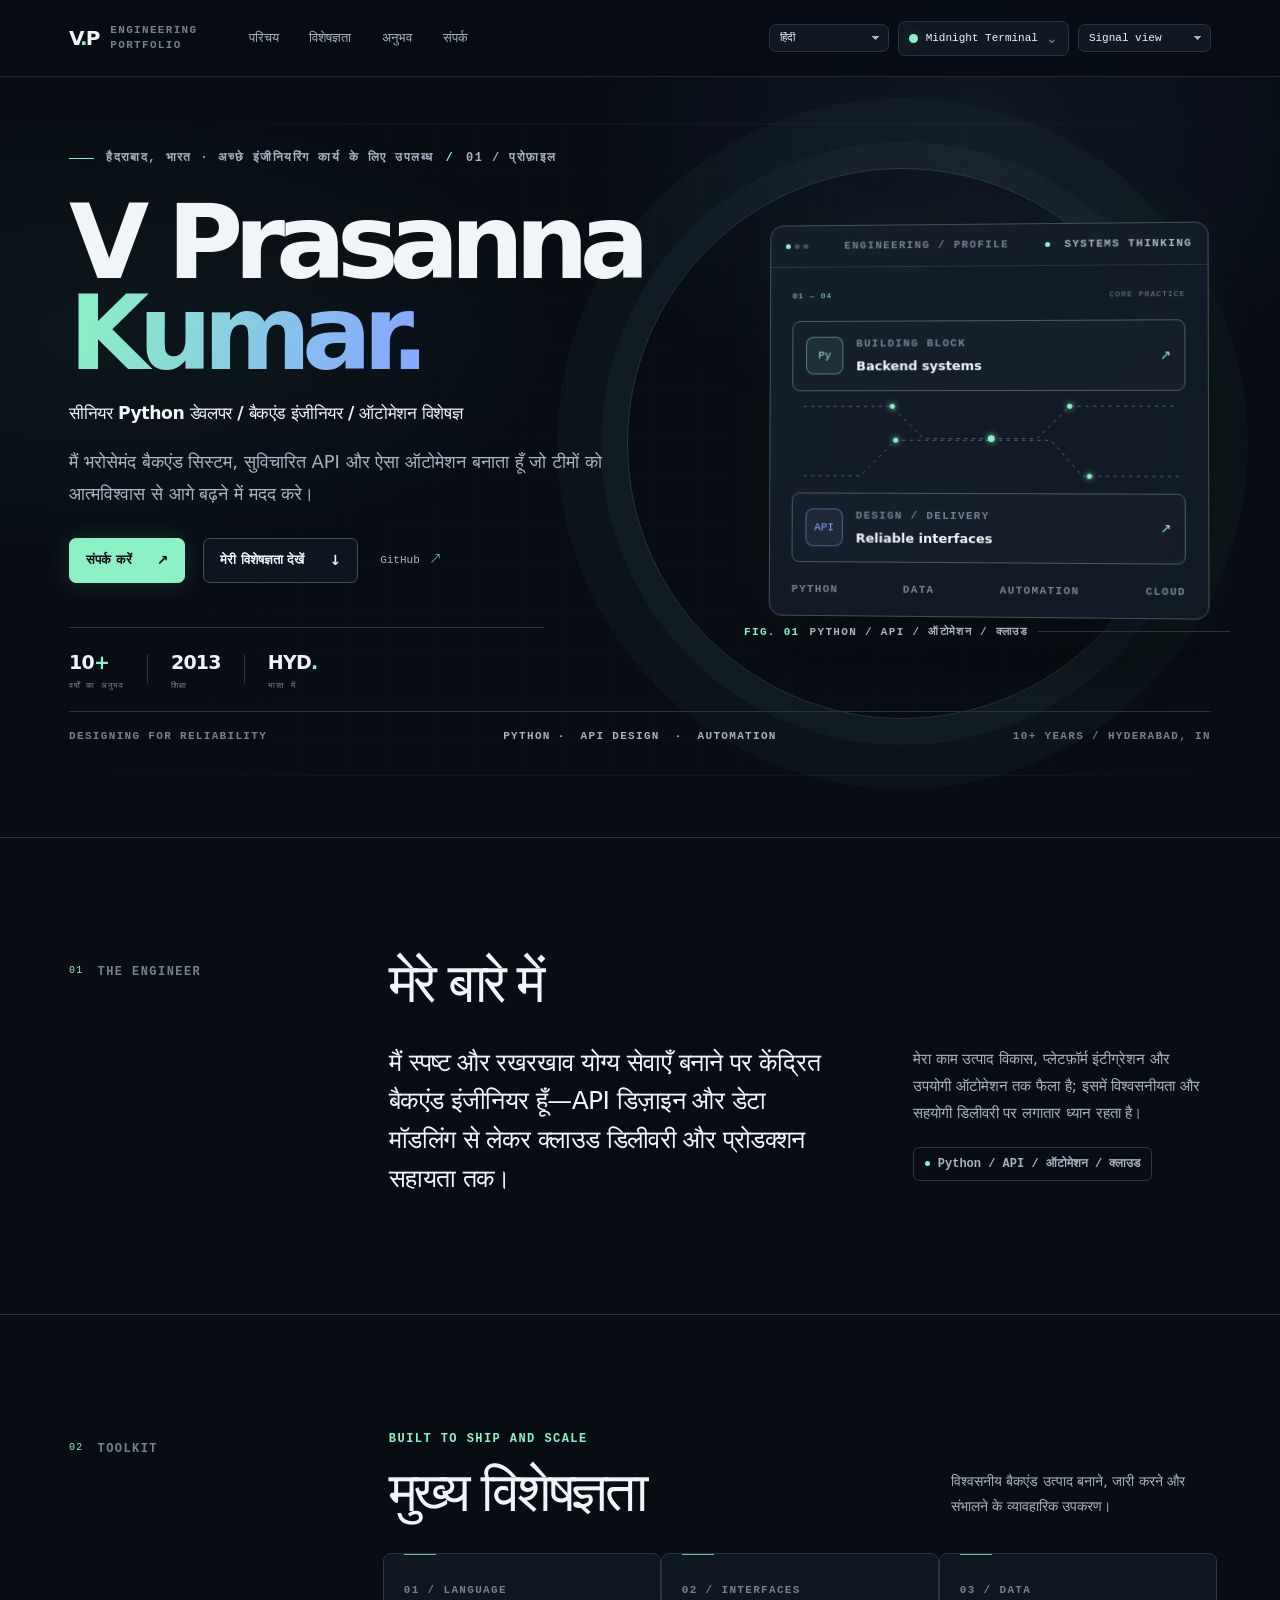
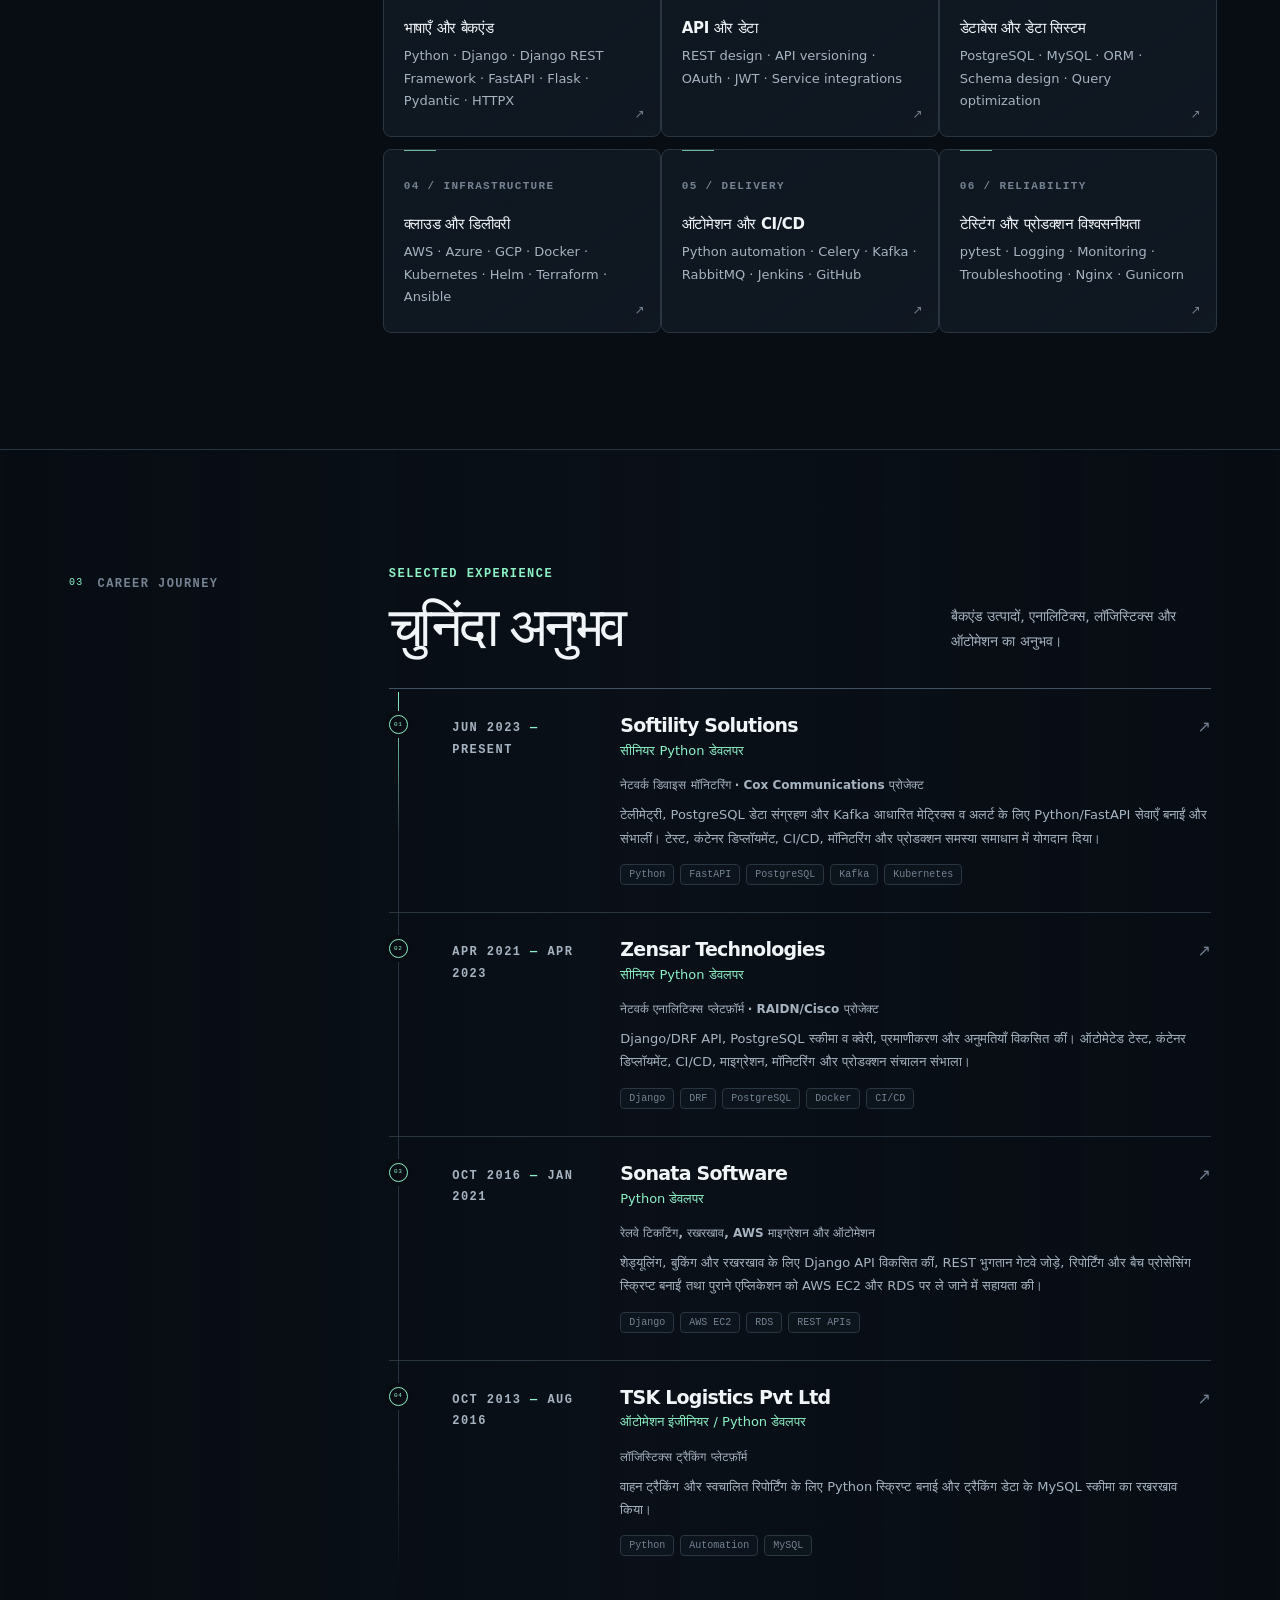
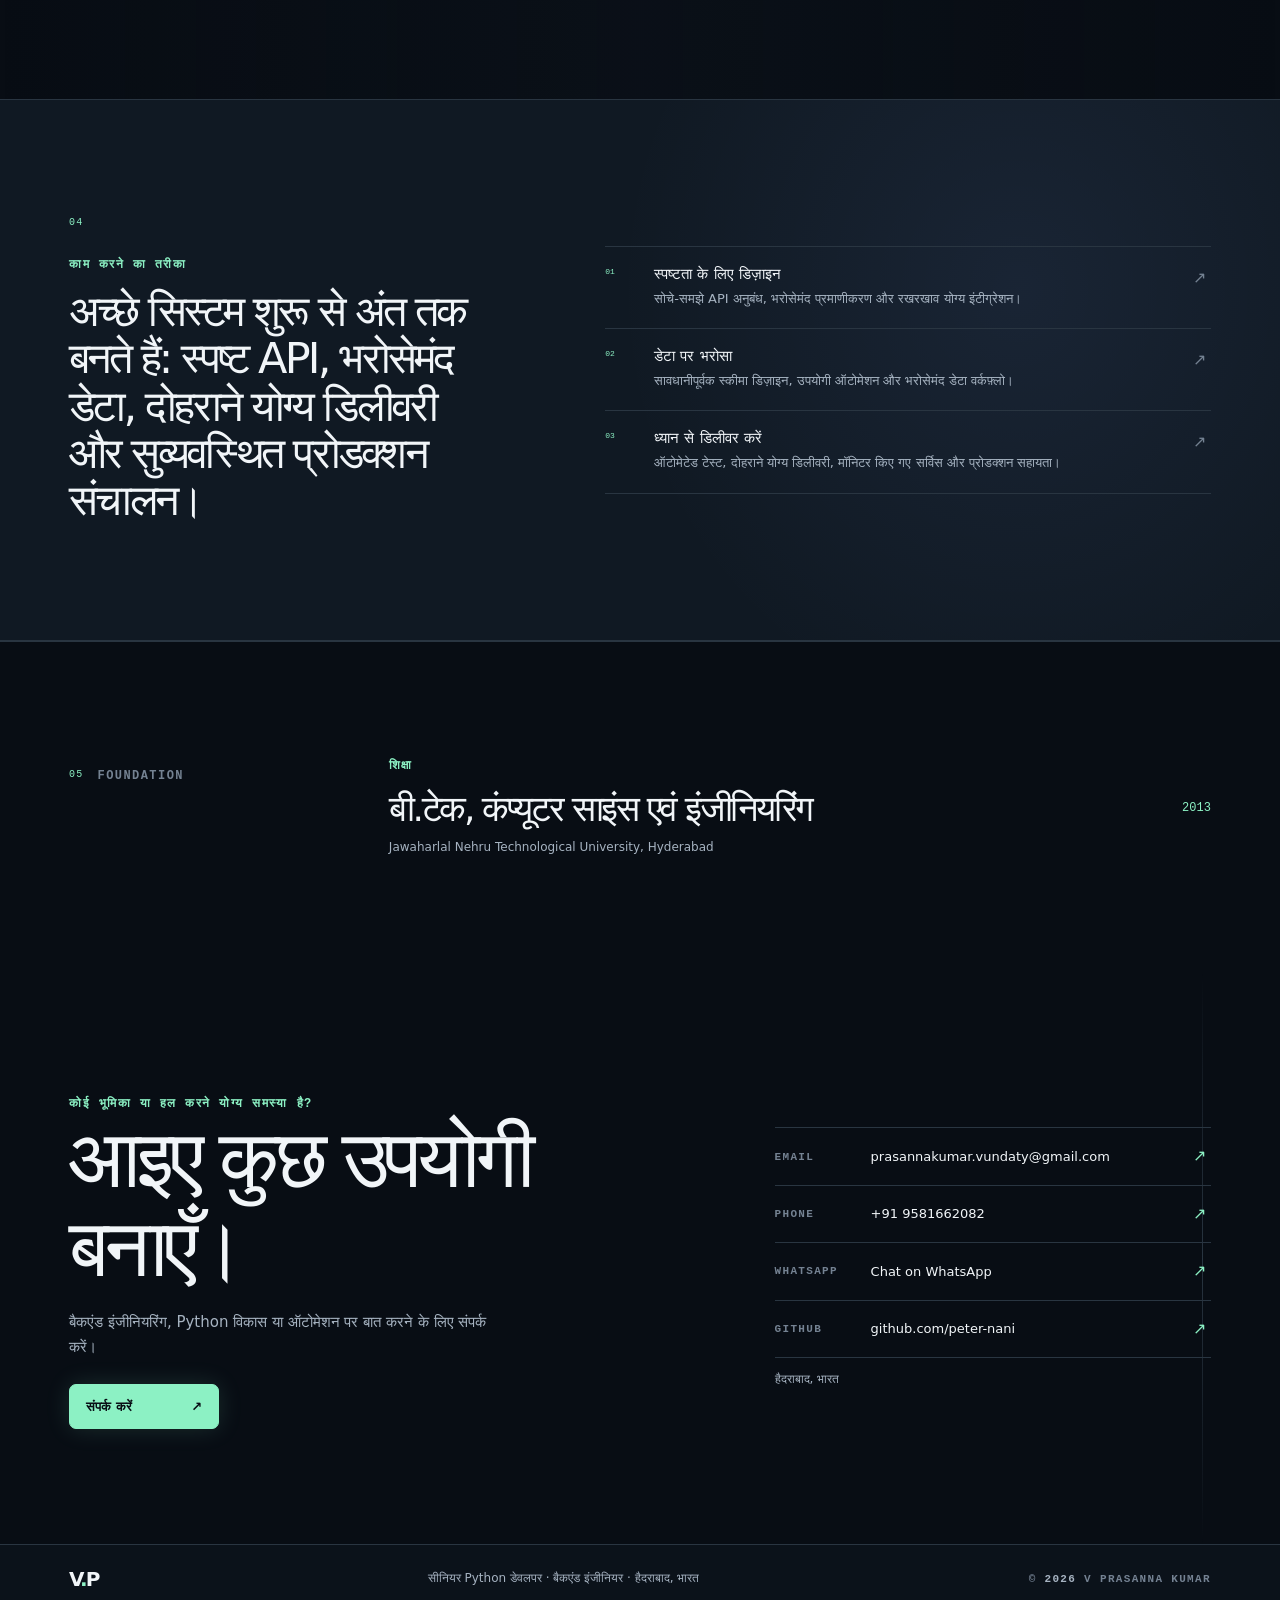
<file: hi/index.html>
<!doctype html>
<html lang="hi">
<head>
  <meta charset="utf-8">
  <meta name="viewport" content="width=device-width, initial-scale=1">
  <meta name="theme-color" content="#080d14">
  <meta name="author" content="V Prasanna Kumar">
  <meta name="robots" content="index, follow, max-snippet:-1, max-image-preview:large">
  <meta name="description" content="Python, Django, Django REST Framework और FastAPI के साथ रखरखाव योग्य सेवाएँ बनाने का 10+ वर्षों का अनुभव रखने वाला सीनियर Python डेवलपर। हैदराबाद, भारत.">
  <meta property="og:type" content="profile">
  <meta property="og:site_name" content="V Prasanna Kumar — Engineering Portfolio">
  <meta property="og:locale" content="hi_IN">
  <meta property="og:title" content="सीनियर Python डेवलपर | V Prasanna Kumar">
  <meta property="og:description" content="मैं भरोसेमंद बैकएंड सिस्टम, सुविचारित API और ऐसा ऑटोमेशन बनाता हूँ जो टीमों को आत्मविश्वास से आगे बढ़ने में मदद करे।">
  <meta property="og:url" content="./">
  <meta name="twitter:card" content="summary">
  <meta name="twitter:title" content="सीनियर Python डेवलपर | V Prasanna Kumar">
  <meta name="twitter:description" content="मैं भरोसेमंद बैकएंड सिस्टम, सुविचारित API और ऐसा ऑटोमेशन बनाता हूँ जो टीमों को आत्मविश्वास से आगे बढ़ने में मदद करे।">
  <title>सीनियर Python डेवलपर | V Prasanna Kumar</title>
  <link rel="canonical" href="./">
  <link rel="alternate" hreflang="en" href="../en/">
  <link rel="alternate" hreflang="hi" href="../hi/">
  <link rel="alternate" hreflang="te" href="../te/">
  <link rel="alternate" hreflang="zh" href="../zh/">
  <link rel="alternate" hreflang="de" href="../de/">
  <link rel="alternate" hreflang="ur" href="../ur/">
  <link rel="alternate" hreflang="es" href="../es/">
  <link rel="alternate" hreflang="pt" href="../pt/">
  <link rel="alternate" hreflang="ru" href="../ru/">
  <link rel="alternate" hreflang="ar" href="../ar/">
  <link rel="alternate" hreflang="fr" href="../fr/">
  <link rel="alternate" hreflang="ko" href="../ko/">
  <link rel="alternate" hreflang="x-default" href="../en/">
  <link rel="icon" href="../favicon.svg" type="image/svg+xml">
  <script src="../theme-init.js"></script>
  <link href="https://cdn.jsdelivr.net/npm/bootstrap@5.3.8/dist/css/bootstrap.min.css" rel="stylesheet" integrity="sha384-sRIl4kxILFvY47J16cr9ZwB07vP4J8+LH7qKQnuqkuIAvNWLzeN8tE5YBujZqJLB" crossorigin="anonymous">
  <link rel="stylesheet" href="../styles.css">
  <link rel="stylesheet" href="../themes.css">
  <link rel="stylesheet" href="../views.css">
  <script type="application/ld+json">{"@context":"https://schema.org","@type":"ProfilePage","name":"सीनियर Python डेवलपर | V Prasanna Kumar","url":"./","mainEntity":{"@type":"Person","name":"V Prasanna Kumar","jobTitle":"सीनियर Python डेवलपर | बैकएंड इंजीनियर | ऑटोमेशन विशेषज्ञ","description":"Python, Django, Django REST Framework और FastAPI के साथ रखरखाव योग्य सेवाएँ बनाने का 10+ वर्षों का अनुभव रखने वाला सीनियर Python डेवलपर।","url":"./","email":"mailto:prasannakumar.vundaty@gmail.com","sameAs":["https://github.com/peter-nani"],"address":{"@type":"PostalAddress","addressLocality":"Hyderabad","addressCountry":"IN"},"knowsAbout":["Python","Django","FastAPI","REST API Development","PostgreSQL","AWS","Docker","Kubernetes","Automation"]}}</script>
</head>
<body data-theme="midnight" data-view="signal">
  <a class="skip-link" href="#main">Skip to content</a>
  <div class="ambient" aria-hidden="true"></div>
  <header class="site-header">
    <div class="header-inner container-fluid">
      <a class="brand" href="#top" aria-label="V Prasanna Kumar — home"><span class="brand-mark">V<span>.</span>P</span><span class="brand-caption">ENGINEERING<br>PORTFOLIO</span></a>
      <nav class="main-nav" aria-label="Main navigation">
        <a href="#about" data-i="navAbout">परिचय</a><a href="#expertise" data-i="navExpertise">विशेषज्ञता</a><a href="#experience" data-i="navExperience">अनुभव</a><a href="#contact" data-i="navContact">संपर्क</a>
      </nav>
      <div class="header-tools">
        <label class="visually-hidden" for="language">Choose language</label>
        <select id="language" class="form-select form-select-sm language-select" aria-label="Choose language">
          <option value="en">EN · English</option><option value="hi">हिंदी</option><option value="te">తెలుగు</option><option value="zh">中文</option><option value="de">Deutsch</option><option value="ur">اردو</option><option value="es">Español</option><option value="pt">Português</option><option value="ru">Русский</option><option value="ar">العربية</option><option value="fr">Français</option><option value="ko">한국어</option>
        </select>
        <details class="theme-picker">
          <summary aria-label="Choose a color theme"><span class="theme-current-dot"></span><span class="theme-current-name">Midnight Terminal</span><span class="chevron" aria-hidden="true">⌄</span></summary>
          <div class="theme-menu" role="group" aria-label="Color themes">
            <button type="button" class="theme-option" data-theme-value="midnight" aria-pressed="true"><i class="swatch swatch-midnight"></i>Midnight Terminal</button>
            <button type="button" class="theme-option" data-theme-value="navy" aria-pressed="false"><i class="swatch swatch-navy"></i>Executive Navy</button>
            <button type="button" class="theme-option" data-theme-value="nordic" aria-pressed="false"><i class="swatch swatch-nordic"></i>Nordic Light</button>
            <button type="button" class="theme-option" data-theme-value="violet" aria-pressed="false"><i class="swatch swatch-violet"></i>Electric Violet</button>
            <button type="button" class="theme-option" data-theme-value="emerald" aria-pressed="false"><i class="swatch swatch-emerald"></i>Emerald Studio</button>
            <button type="button" class="theme-option" data-theme-value="sunset" aria-pressed="false"><i class="swatch swatch-sunset"></i>Sunset Gradient</button>
            <button type="button" class="theme-option" data-theme-value="mono" aria-pressed="false"><i class="swatch swatch-mono"></i>Monochrome Editorial</button>
            <button type="button" class="theme-option" data-theme-value="ocean" aria-pressed="false"><i class="swatch swatch-ocean"></i>Oceanic Teal</button>
            <button type="button" class="theme-option" data-theme-value="sand" aria-pressed="false"><i class="swatch swatch-sand"></i>Warm Sand</button>
            <button type="button" class="theme-option" data-theme-value="cyber" aria-pressed="false"><i class="swatch swatch-cyber"></i>Cyberpunk Contrast</button>
            <button type="button" class="theme-option" data-theme-value="royal" aria-pressed="false"><i class="swatch swatch-royal"></i>Royal Blue</button>
            <button type="button" class="theme-option" data-theme-value="rose" aria-pressed="false"><i class="swatch swatch-rose"></i>Soft Rose</button>
          </div>
        </details>
        <label class="visually-hidden" for="view">Choose design version</label>
        <select id="view" class="form-select form-select-sm view-select" aria-label="Choose design version"><option value="signal">Signal view</option><option value="editorial">Editorial view</option><option value="studio">Studio view</option></select>
      </div>
    </div>
  </header>

  <main id="main">
    <section class="hero container-xxl" id="top" aria-labelledby="hero-title">
      <div class="hero-grid row align-items-center g-5">
        <div class="hero-copy col-lg-7 reveal">
          <div class="eyebrow"><span class="eyebrow-line"></span><span data-i="location">हैदराबाद, भारत · अच्छे इंजीनियरिंग कार्य के लिए उपलब्ध</span><span class="eyebrow-divider">/</span><span data-i="profileLabel">01 / प्रोफ़ाइल</span></div>
          <h1 id="hero-title">V Prasanna<br><span class="name-accent">Kumar<span class="name-period">.</span></span></h1>
          <p class="role-line" data-i="headline">सीनियर Python डेवलपर / बैकएंड इंजीनियर / ऑटोमेशन विशेषज्ञ</p>
          <p class="hero-intro" data-i="intro">मैं भरोसेमंद बैकएंड सिस्टम, सुविचारित API और ऐसा ऑटोमेशन बनाता हूँ जो टीमों को आत्मविश्वास से आगे बढ़ने में मदद करे।</p>
          <div class="hero-actions">
            <a class="btn btn-primary action-primary" href="mailto:prasannakumar.vundaty@gmail.com"><span data-i="contactMe">संपर्क करें</span><span class="button-arrow" aria-hidden="true">↗</span></a>
            <a class="btn btn-outline-secondary action-secondary" href="#expertise"><span data-i="explore">मेरी विशेषज्ञता देखें</span><span class="button-arrow" aria-hidden="true">↓</span></a>
            <a class="github-link" href="https://github.com/peter-nani" target="_blank" rel="noopener noreferrer">GitHub <span aria-hidden="true">↗</span></a>
          </div>
          <div class="hero-facts"><div><strong>10<span>+</span></strong><small data-i="years">वर्षों का अनुभव</small></div><span class="fact-divider"></span><div><strong>2013</strong><small data-i="educationTitle">शिक्षा</small></div><span class="fact-divider"></span><div><strong>HYD<span>.</span></strong><small data-i="based">भारत में</small></div></div>
        </div>
        <div class="hero-art col-lg-5 reveal" role="group" aria-label="Technical focus: Python, APIs, automation, cloud">
          <div class="orbit orbit-one"></div><div class="orbit orbit-two"></div>
          <div class="console-window">
            <div class="console-top"><div class="console-lights"><i></i><i></i><i></i></div><span>ENGINEERING / PROFILE</span><span class="console-live"><i></i> SYSTEMS THINKING</span></div>
            <div class="console-content">
              <div class="console-index">01 — 04 <span>CORE PRACTICE</span></div>
              <div class="console-node"><div class="node-glyph">Py</div><div><small>BUILDING BLOCK</small><strong>Backend systems</strong></div><span class="node-mark">↗</span></div>
              <div class="circuit-map" aria-hidden="true"><svg viewBox="0 0 440 120" role="presentation"><path d="M2 18h105l38 38h80m0 0h54l38-38h121M2 100h68l42-42h113m0 0h70l37 42h118"/><circle cx="108" cy="18" r="3"/><circle cx="225" cy="56" r="4"/><circle cx="317" cy="18" r="3"/><circle cx="112" cy="58" r="3"/><circle cx="340" cy="100" r="3"/></svg></div>
              <div class="console-node node-secondary"><div class="node-glyph">API</div><div><small>DESIGN / DELIVERY</small><strong>Reliable interfaces</strong></div><span class="node-mark">↗</span></div>
              <div class="console-foot"><span>PYTHON</span><span>DATA</span><span>AUTOMATION</span><span>CLOUD</span></div>
            </div>
          </div>
          <div class="art-caption"><span class="caption-index">FIG. 01</span><span data-i="heroFocus">Python / API / ऑटोमेशन / क्लाउड</span><span class="caption-rule"></span></div>
        </div>
      </div>
      <div class="hero-bottomline"><span>DESIGNING FOR RELIABILITY</span><span class="bottomline-center">PYTHON<span>·</span> API DESIGN <span>·</span> AUTOMATION</span><span>10+ YEARS / HYDERABAD, IN</span></div>
    </section>

    <section class="content-section about-section" id="about" aria-labelledby="about-heading">
      <div class="container-xxl section-grid"><div class="section-aside reveal"><span class="section-number">01</span><span class="section-kicker">THE ENGINEER</span></div><div class="section-main reveal"><h2 id="about-heading" data-i="aboutTitle">मेरे बारे में</h2><div class="about-columns"><p class="about-lead" data-i="aboutCopy">मैं स्पष्ट और रखरखाव योग्य सेवाएँ बनाने पर केंद्रित बैकएंड इंजीनियर हूँ—API डिज़ाइन और डेटा मॉडलिंग से लेकर क्लाउड डिलीवरी और प्रोडक्शन सहायता तक।</p><div><p class="body-copy" data-i="aboutSub">मेरा काम उत्पाद विकास, प्लेटफ़ॉर्म इंटीग्रेशन और उपयोगी ऑटोमेशन तक फैला है; इसमें विश्वसनीयता और सहयोगी डिलीवरी पर लगातार ध्यान रहता है।</p><div class="focus-stamp"><span class="stamp-dot"></span><span data-i="heroFocus">Python / API / ऑटोमेशन / क्लाउड</span></div></div></div></div></div>
    </section>

    <section class="content-section expertise-section" id="expertise" aria-labelledby="expertise-heading">
      <div class="container-xxl section-grid"><div class="section-aside reveal"><span class="section-number">02</span><span class="section-kicker">TOOLKIT</span></div><div class="section-main"><div class="section-heading-row reveal"><div><p class="micro-label">BUILT TO SHIP AND SCALE</p><h2 id="expertise-heading" data-i="expertiseTitle">मुख्य विशेषज्ञता</h2></div><p class="heading-aside" data-i="skillIntro">विश्वसनीय बैकएंड उत्पाद बनाने, जारी करने और संभालने के व्यावहारिक उपकरण।</p></div>
        <div class="expertise-grid row g-3">
          <article class="skill-panel col-md-6 col-xl-4 reveal"><span class="skill-index">01 / LANGUAGE</span><h3 data-i="backend">भाषाएँ और बैकएंड</h3><p>Python · Django · Django REST Framework · FastAPI · Flask · Pydantic · HTTPX</p><span class="panel-corner" aria-hidden="true">↗</span></article>
          <article class="skill-panel col-md-6 col-xl-4 reveal"><span class="skill-index">02 / INTERFACES</span><h3 data-i="apiData">API और डेटा</h3><p>REST design · API versioning · OAuth · JWT · Service integrations</p><span class="panel-corner" aria-hidden="true">↗</span></article>
          <article class="skill-panel col-md-6 col-xl-4 reveal"><span class="skill-index">03 / DATA</span><h3 data-i="dataTitle">डेटाबेस और डेटा सिस्टम</h3><p>PostgreSQL · MySQL · ORM · Schema design · Query optimization</p><span class="panel-corner" aria-hidden="true">↗</span></article>
          <article class="skill-panel col-md-6 col-xl-4 reveal"><span class="skill-index">04 / INFRASTRUCTURE</span><h3 data-i="cloud">क्लाउड और डिलीवरी</h3><p>AWS · Azure · GCP · Docker · Kubernetes · Helm · Terraform · Ansible</p><span class="panel-corner" aria-hidden="true">↗</span></article>
          <article class="skill-panel col-md-6 col-xl-4 reveal"><span class="skill-index">05 / DELIVERY</span><h3 data-i="automation">ऑटोमेशन और CI/CD</h3><p>Python automation · Celery · Kafka · RabbitMQ · Jenkins · GitHub</p><span class="panel-corner" aria-hidden="true">↗</span></article>
          <article class="skill-panel col-md-6 col-xl-4 reveal"><span class="skill-index">06 / RELIABILITY</span><h3 data-i="reliability">टेस्टिंग और प्रोडक्शन विश्वसनीयता</h3><p>pytest · Logging · Monitoring · Troubleshooting · Nginx · Gunicorn</p><span class="panel-corner" aria-hidden="true">↗</span></article>
        </div>
      </div></div>
    </section>

    <section class="content-section experience-section" id="experience" aria-labelledby="experience-heading">
      <div class="container-xxl section-grid"><div class="section-aside reveal"><span class="section-number">03</span><span class="section-kicker">CAREER JOURNEY</span></div><div class="section-main"><div class="section-heading-row reveal"><div><p class="micro-label">SELECTED EXPERIENCE</p><h2 id="experience-heading" data-i="experienceTitle">चुनिंदा अनुभव</h2></div><p class="heading-aside" data-i="experienceIntro">बैकएंड उत्पादों, एनालिटिक्स, लॉजिस्टिक्स और ऑटोमेशन का अनुभव।</p></div>
        <div class="timeline">
          <article class="timeline-entry reveal"><div class="timeline-marker"><span>01</span></div><div class="timeline-date">JUN 2023 <span>—</span> PRESENT</div><div class="timeline-body"><div class="job-heading"><div><h3>Softility Solutions</h3><p class="job-title" data-i="softilityTitle">सीनियर Python डेवलपर</p></div><span class="job-arrow" aria-hidden="true">↗</span></div><p class="project-context" data-i="softilityProject">नेटवर्क डिवाइस मॉनिटरिंग · Cox Communications प्रोजेक्ट</p><p class="job-description" data-i="softilityCopy">टेलीमेट्री, PostgreSQL डेटा संग्रहण और Kafka आधारित मेट्रिक्स व अलर्ट के लिए Python/FastAPI सेवाएँ बनाईं और संभालीं। टेस्ट, कंटेनर डिप्लॉयमेंट, CI/CD, मॉनिटरिंग और प्रोडक्शन समस्या समाधान में योगदान दिया।</p><div class="tag-list"><span>Python</span><span>FastAPI</span><span>PostgreSQL</span><span>Kafka</span><span>Kubernetes</span></div></div></article>
          <article class="timeline-entry reveal"><div class="timeline-marker"><span>02</span></div><div class="timeline-date">APR 2021 <span>—</span> APR 2023</div><div class="timeline-body"><div class="job-heading"><div><h3>Zensar Technologies</h3><p class="job-title" data-i="zensarTitle">सीनियर Python डेवलपर</p></div><span class="job-arrow" aria-hidden="true">↗</span></div><p class="project-context" data-i="zensarProject">नेटवर्क एनालिटिक्स प्लेटफ़ॉर्म · RAIDN/Cisco प्रोजेक्ट</p><p class="job-description" data-i="zensarCopy">Django/DRF API, PostgreSQL स्कीमा व क्वेरी, प्रमाणीकरण और अनुमतियाँ विकसित कीं। ऑटोमेटेड टेस्ट, कंटेनर डिप्लॉयमेंट, CI/CD, माइग्रेशन, मॉनिटरिंग और प्रोडक्शन संचालन संभाला।</p><div class="tag-list"><span>Django</span><span>DRF</span><span>PostgreSQL</span><span>Docker</span><span>CI/CD</span></div></div></article>
          <article class="timeline-entry reveal"><div class="timeline-marker"><span>03</span></div><div class="timeline-date">OCT 2016 <span>—</span> JAN 2021</div><div class="timeline-body"><div class="job-heading"><div><h3>Sonata Software</h3><p class="job-title" data-i="sonataTitle">Python डेवलपर</p></div><span class="job-arrow" aria-hidden="true">↗</span></div><p class="project-context" data-i="sonataProject">रेलवे टिकटिंग, रखरखाव, AWS माइग्रेशन और ऑटोमेशन</p><p class="job-description" data-i="sonataCopy">शेड्यूलिंग, बुकिंग और रखरखाव के लिए Django API विकसित कीं, REST भुगतान गेटवे जोड़े, रिपोर्टिंग और बैच प्रोसेसिंग स्क्रिप्ट बनाईं तथा पुराने एप्लिकेशन को AWS EC2 और RDS पर ले जाने में सहायता की।</p><div class="tag-list"><span>Django</span><span>AWS EC2</span><span>RDS</span><span>REST APIs</span></div></div></article>
          <article class="timeline-entry reveal"><div class="timeline-marker"><span>04</span></div><div class="timeline-date">OCT 2013 <span>—</span> AUG 2016</div><div class="timeline-body"><div class="job-heading"><div><h3>TSK Logistics Pvt Ltd</h3><p class="job-title" data-i="tskTitle">ऑटोमेशन इंजीनियर / Python डेवलपर</p></div><span class="job-arrow" aria-hidden="true">↗</span></div><p class="project-context" data-i="tskProject">लॉजिस्टिक्स ट्रैकिंग प्लेटफ़ॉर्म</p><p class="job-description" data-i="tskCopy">वाहन ट्रैकिंग और स्वचालित रिपोर्टिंग के लिए Python स्क्रिप्ट बनाई और ट्रैकिंग डेटा के MySQL स्कीमा का रखरखाव किया।</p><div class="tag-list"><span>Python</span><span>Automation</span><span>MySQL</span></div></div></article>
        </div>
      </div></div>
    </section>

    <section class="approach-section" aria-labelledby="approach-heading"><div class="container-xxl approach-inner"><div class="approach-intro reveal"><span class="section-number">04</span><p class="micro-label" data-i="focusLabel">काम करने का तरीका</p><h2 id="approach-heading" data-i="focusCopy">अच्छे सिस्टम शुरू से अंत तक बनते हैं: स्पष्ट API, भरोसेमंद डेटा, दोहराने योग्य डिलीवरी और सुव्यवस्थित प्रोडक्शन संचालन।</h2></div><div class="approach-list"><article class="approach-item reveal"><span>01</span><div><h3 data-i="approachApi">स्पष्टता के लिए डिज़ाइन</h3><p data-i="approachApiCopy">सोचे-समझे API अनुबंध, भरोसेमंद प्रमाणीकरण और रखरखाव योग्य इंटीग्रेशन।</p></div><i aria-hidden="true">↗</i></article><article class="approach-item reveal"><span>02</span><div><h3 data-i="approachData">डेटा पर भरोसा</h3><p data-i="approachDataCopy">सावधानीपूर्वक स्कीमा डिज़ाइन, उपयोगी ऑटोमेशन और भरोसेमंद डेटा वर्कफ़्लो।</p></div><i aria-hidden="true">↗</i></article><article class="approach-item reveal"><span>03</span><div><h3 data-i="approachDelivery">ध्यान से डिलीवर करें</h3><p data-i="approachDeliveryCopy">ऑटोमेटेड टेस्ट, दोहराने योग्य डिलीवरी, मॉनिटर किए गए सर्विस और प्रोडक्शन सहायता।</p></div><i aria-hidden="true">↗</i></article></div></div></section>

    <section class="content-section education-section" id="education" aria-labelledby="education-heading"><div class="container-xxl section-grid"><div class="section-aside reveal"><span class="section-number">05</span><span class="section-kicker">FOUNDATION</span></div><div class="section-main education-main reveal"><div><p class="micro-label" data-i="educationTitle">शिक्षा</p><h2 id="education-heading" data-i="degree">बी.टेक, कंप्यूटर साइंस एवं इंजीनियरिंग</h2><p>Jawaharlal Nehru Technological University, Hyderabad</p></div><span class="education-year">2013</span></div></div></section>

    <section class="contact-section" id="contact" aria-labelledby="contact-heading"><div class="container-xxl contact-inner"><div class="contact-copy reveal"><span class="micro-label" data-i="contactLabel">कोई भूमिका या हल करने योग्य समस्या है?</span><h2 id="contact-heading" data-i="contactTitle">आइए कुछ उपयोगी बनाएँ।</h2><p data-i="contactIntro">बैकएंड इंजीनियरिंग, Python विकास या ऑटोमेशन पर बात करने के लिए संपर्क करें।</p><a class="btn btn-primary action-primary contact-cta" href="mailto:prasannakumar.vundaty@gmail.com"><span data-i="contactMe">संपर्क करें</span><span aria-hidden="true">↗</span></a></div><div class="contact-links reveal"><a href="mailto:prasannakumar.vundaty@gmail.com"><span class="contact-link-label">EMAIL</span><strong>prasannakumar.vundaty@gmail.com</strong><i aria-hidden="true">↗</i></a><a href="tel:+919581662082"><span class="contact-link-label">PHONE</span><strong>+91 9581662082</strong><i aria-hidden="true">↗</i></a><a href="https://wa.me/919581662082" target="_blank" rel="noopener noreferrer"><span class="contact-link-label">WHATSAPP</span><strong>Chat on WhatsApp</strong><i aria-hidden="true">↗</i></a><a href="https://github.com/peter-nani" target="_blank" rel="noopener noreferrer"><span class="contact-link-label">GITHUB</span><strong>github.com/peter-nani</strong><i aria-hidden="true">↗</i></a><p class="contact-location" data-i="contactLocation">हैदराबाद, भारत</p></div></div></section>
  </main>

  <footer class="site-footer"><div class="container-xxl footer-inner"><a class="brand" href="#top"><span class="brand-mark">V<span>.</span>P</span></a><p data-i="footer">सीनियर Python डेवलपर · बैकएंड इंजीनियर · हैदराबाद, भारत</p><span class="footer-code">© <span id="year"></span> V PRASANNA KUMAR</span></div></footer>
  <script src="../translations.js"></script>
  <script src="../app.js" defer></script>
</body>
</html>
</file>
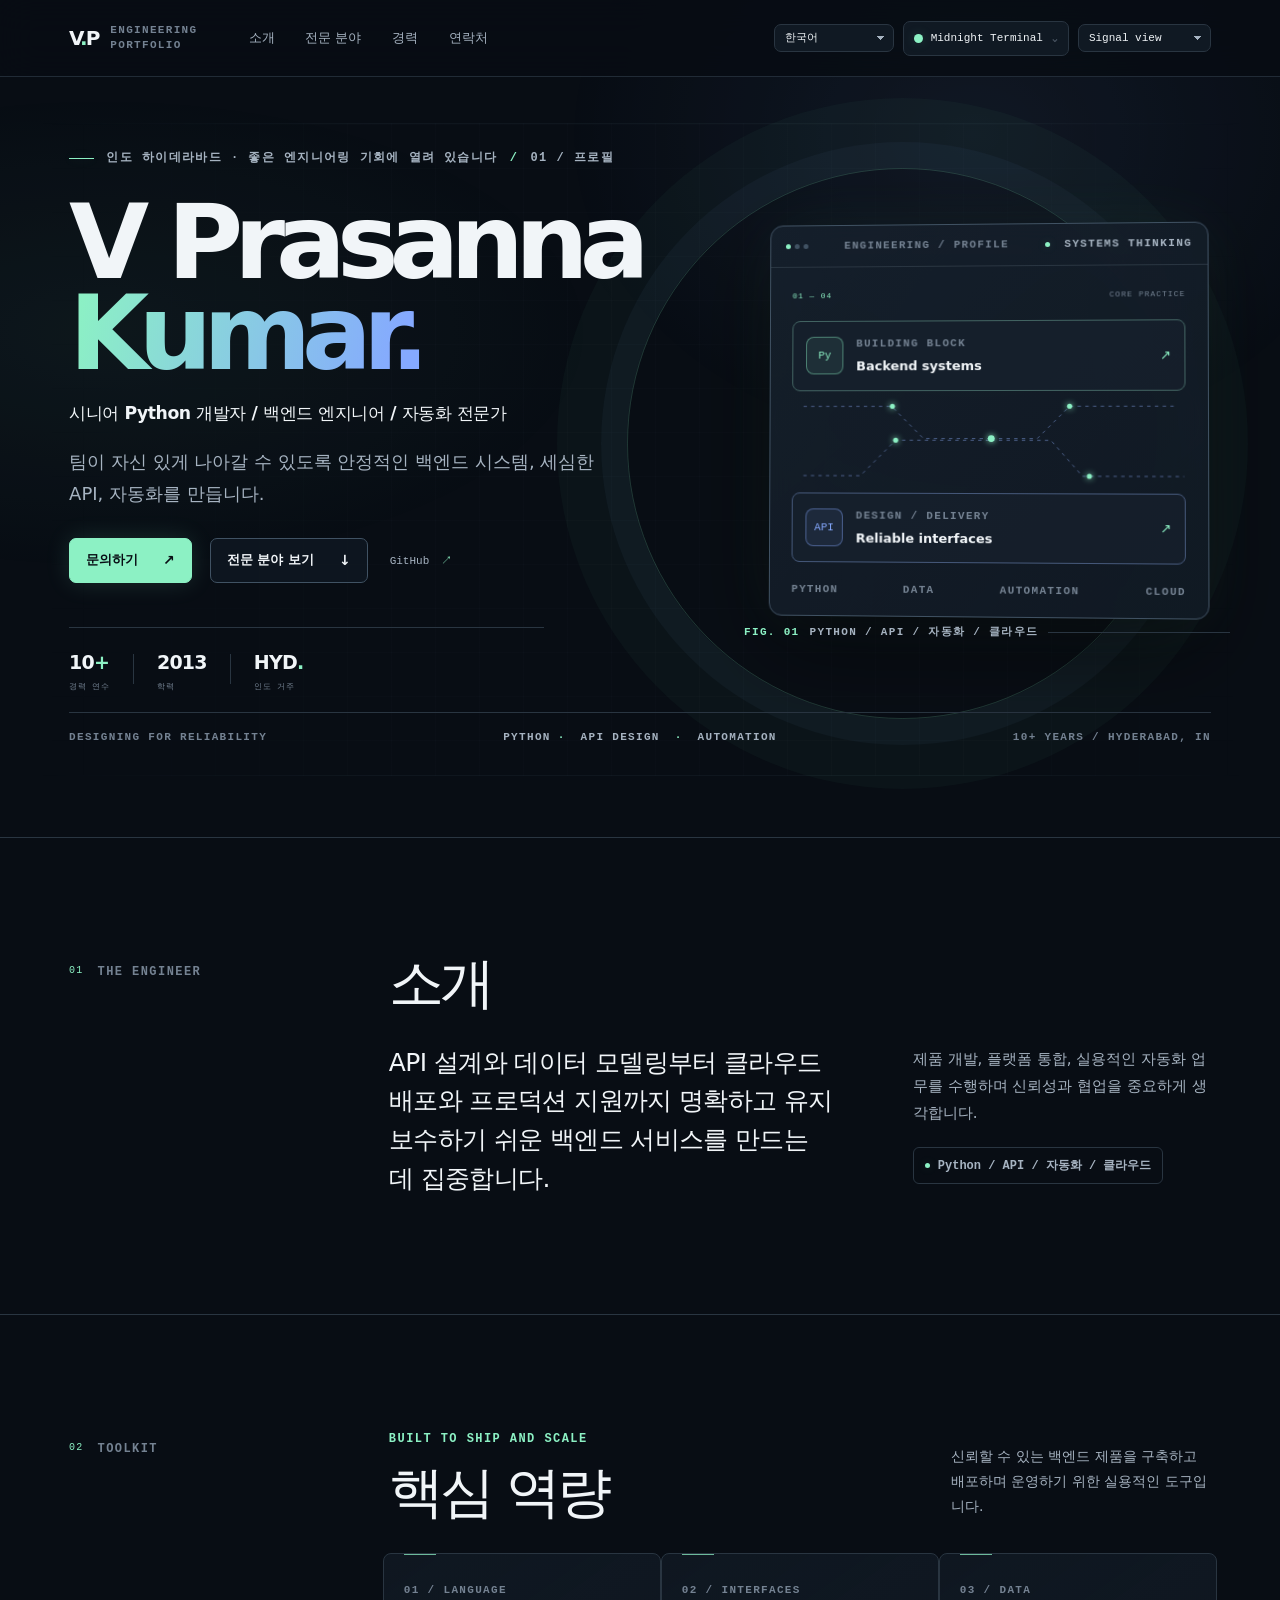
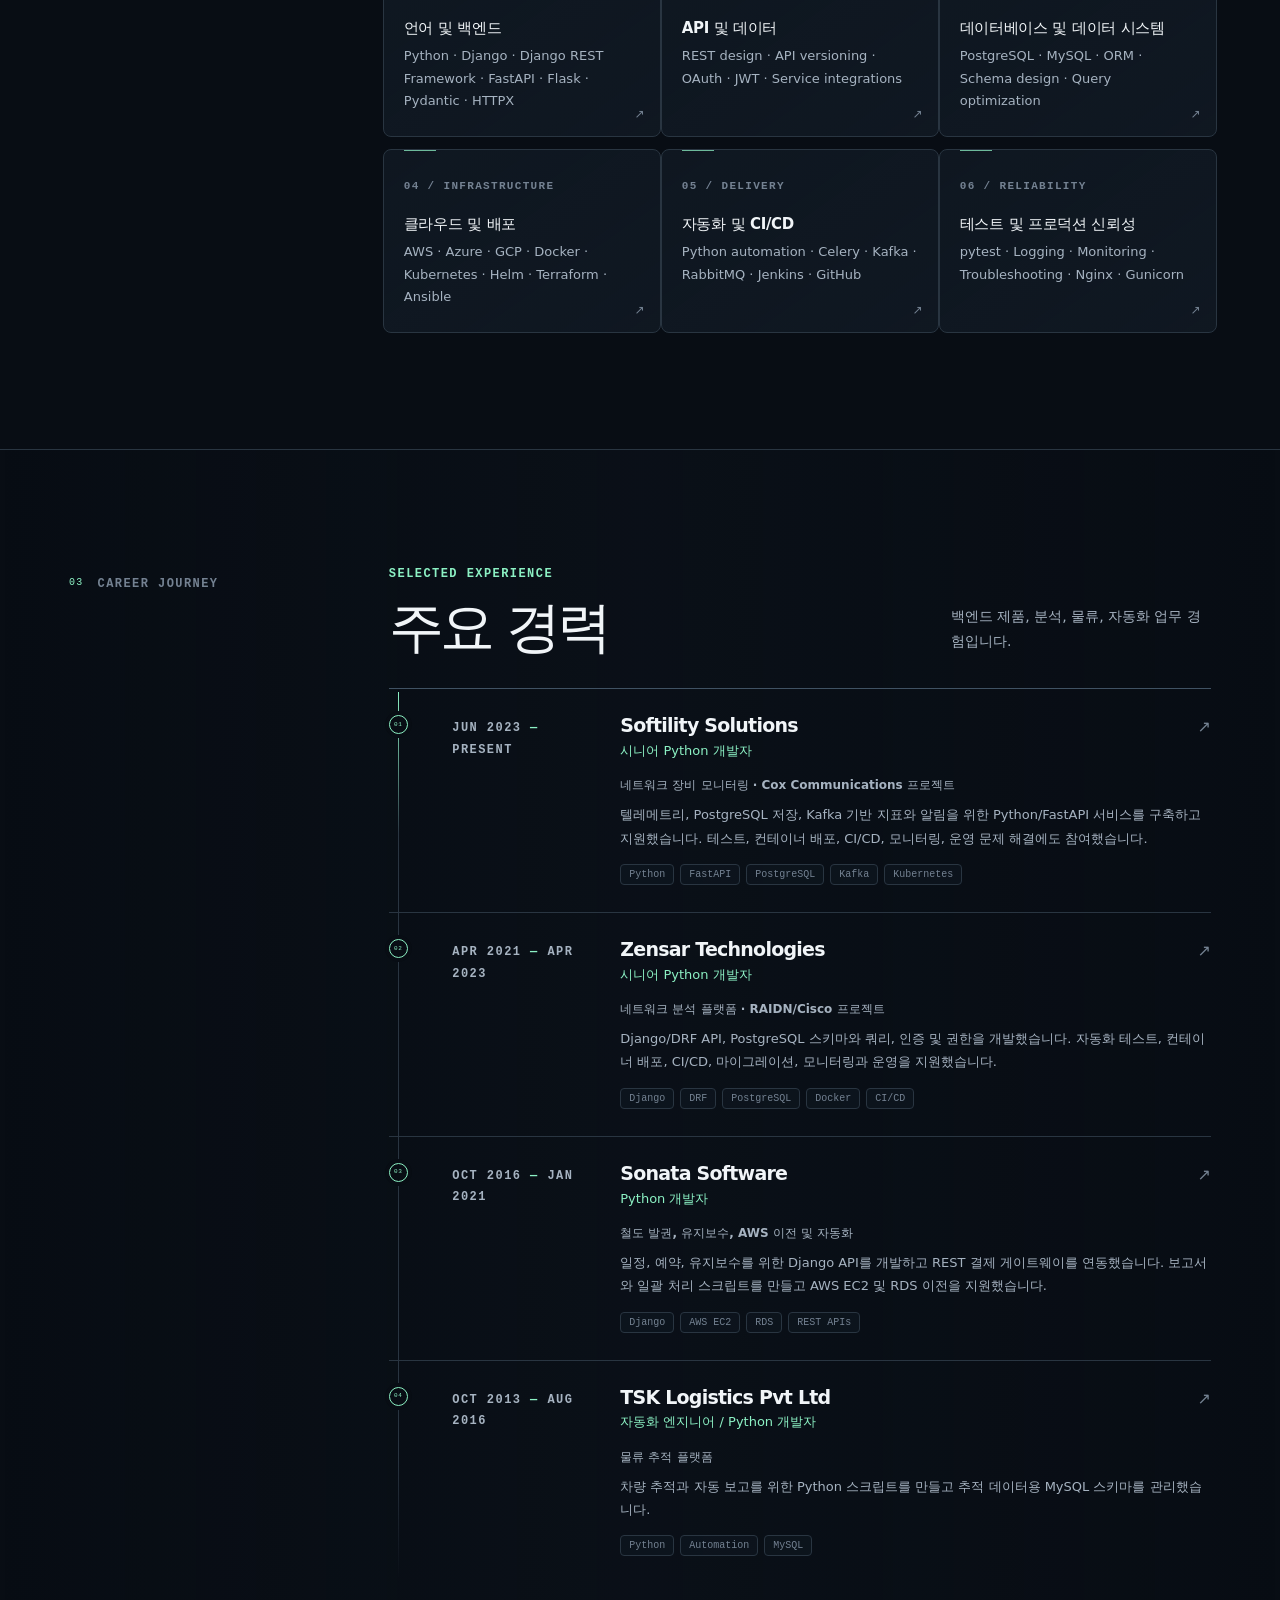
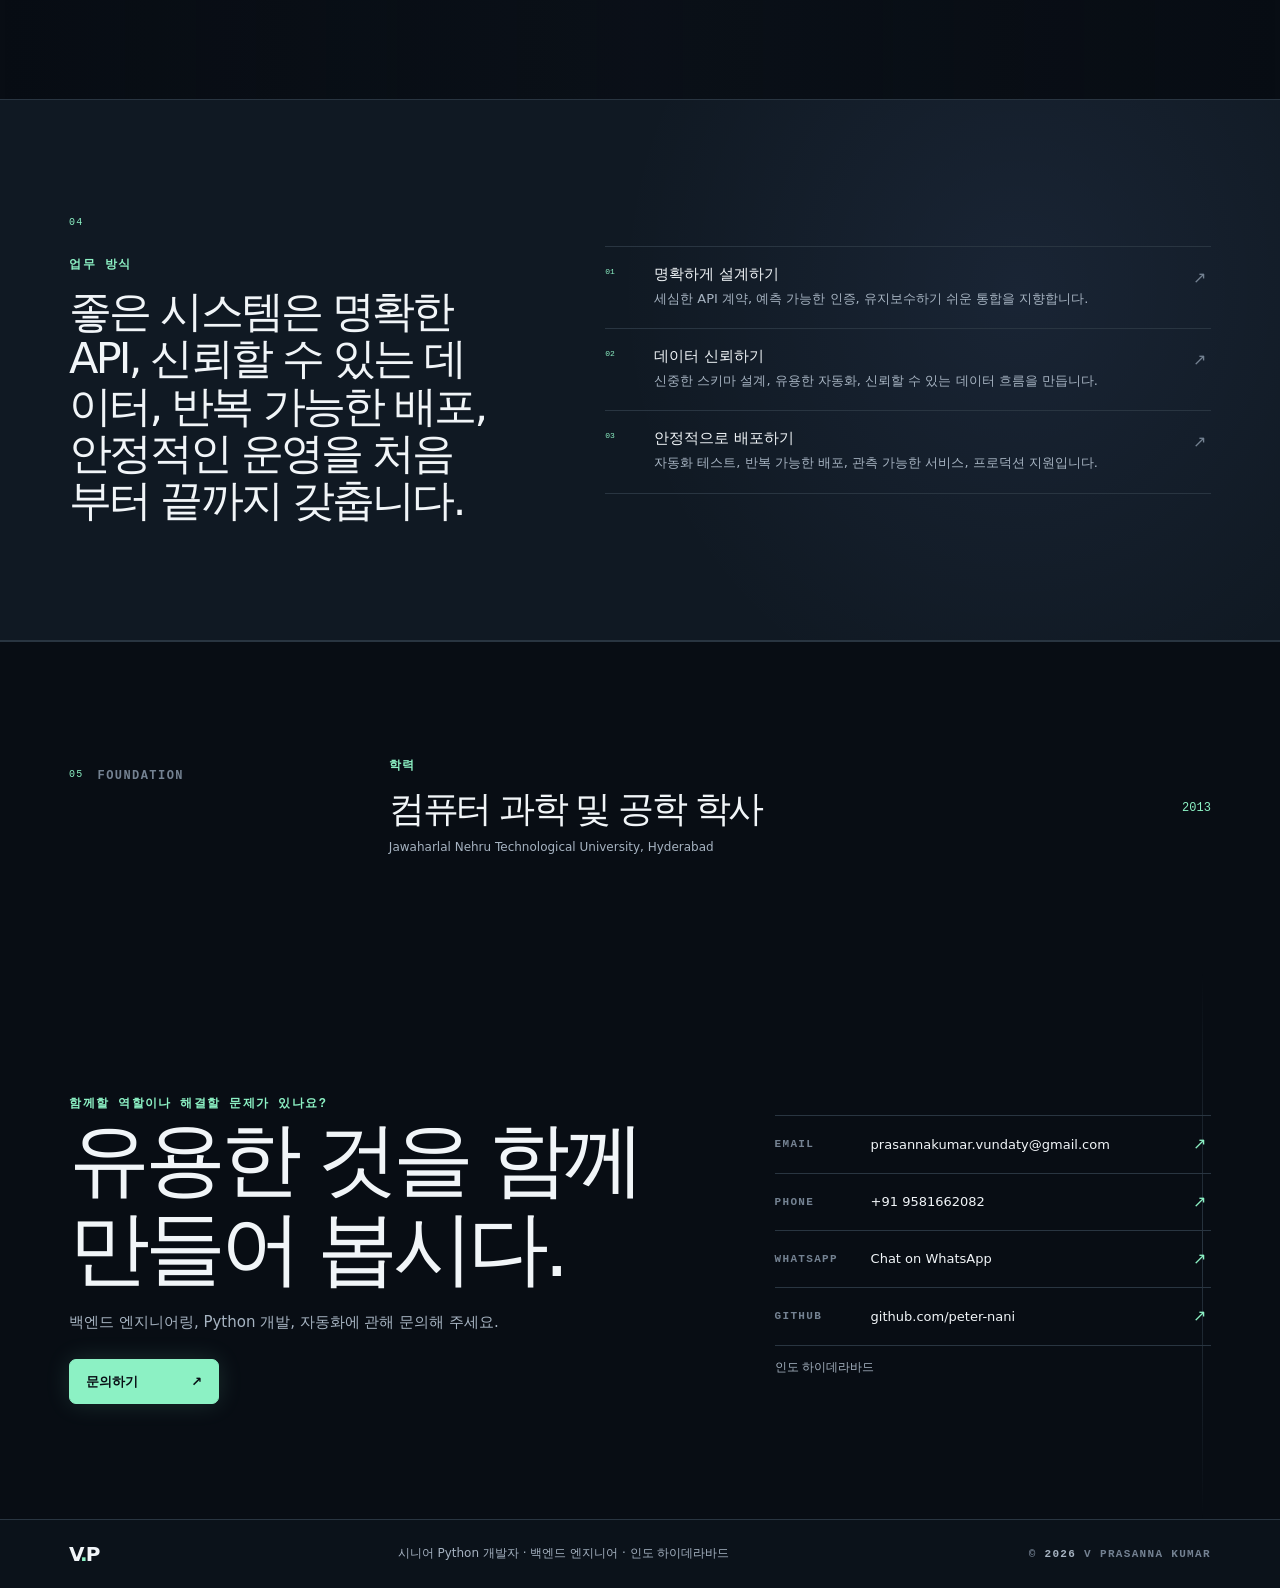
<file: ko/index.html>
<!doctype html>
<html lang="ko">
<head>
  <meta charset="utf-8">
  <meta name="viewport" content="width=device-width, initial-scale=1">
  <meta name="theme-color" content="#080d14">
  <meta name="author" content="V Prasanna Kumar">
  <meta name="robots" content="index, follow, max-snippet:-1, max-image-preview:large">
  <meta name="description" content="Python, Django, Django REST Framework, FastAPI로 유지보수 가능한 서비스를 구축해 온 10년 이상의 경력을 가진 시니어 Python 개발자입니다. 인도 하이데라바드.">
  <meta property="og:type" content="profile">
  <meta property="og:site_name" content="V Prasanna Kumar — Engineering Portfolio">
  <meta property="og:locale" content="ko_KR">
  <meta property="og:title" content="시니어 Python 개발자 | V Prasanna Kumar">
  <meta property="og:description" content="팀이 자신 있게 나아갈 수 있도록 안정적인 백엔드 시스템, 세심한 API, 자동화를 만듭니다.">
  <meta property="og:url" content="./">
  <meta name="twitter:card" content="summary">
  <meta name="twitter:title" content="시니어 Python 개발자 | V Prasanna Kumar">
  <meta name="twitter:description" content="팀이 자신 있게 나아갈 수 있도록 안정적인 백엔드 시스템, 세심한 API, 자동화를 만듭니다.">
  <title>시니어 Python 개발자 | V Prasanna Kumar</title>
  <link rel="canonical" href="./">
  <link rel="alternate" hreflang="en" href="../en/">
  <link rel="alternate" hreflang="hi" href="../hi/">
  <link rel="alternate" hreflang="te" href="../te/">
  <link rel="alternate" hreflang="zh" href="../zh/">
  <link rel="alternate" hreflang="de" href="../de/">
  <link rel="alternate" hreflang="ur" href="../ur/">
  <link rel="alternate" hreflang="es" href="../es/">
  <link rel="alternate" hreflang="pt" href="../pt/">
  <link rel="alternate" hreflang="ru" href="../ru/">
  <link rel="alternate" hreflang="ar" href="../ar/">
  <link rel="alternate" hreflang="fr" href="../fr/">
  <link rel="alternate" hreflang="ko" href="../ko/">
  <link rel="alternate" hreflang="x-default" href="../en/">
  <link rel="icon" href="../favicon.svg" type="image/svg+xml">
  <script src="../theme-init.js"></script>
  <link href="https://cdn.jsdelivr.net/npm/bootstrap@5.3.8/dist/css/bootstrap.min.css" rel="stylesheet" integrity="sha384-sRIl4kxILFvY47J16cr9ZwB07vP4J8+LH7qKQnuqkuIAvNWLzeN8tE5YBujZqJLB" crossorigin="anonymous">
  <link rel="stylesheet" href="../styles.css">
  <link rel="stylesheet" href="../themes.css">
  <link rel="stylesheet" href="../views.css">
  <script type="application/ld+json">{"@context":"https://schema.org","@type":"ProfilePage","name":"시니어 Python 개발자 | V Prasanna Kumar","url":"./","mainEntity":{"@type":"Person","name":"V Prasanna Kumar","jobTitle":"시니어 Python 개발자 | 백엔드 엔지니어 | 자동화 전문가","description":"Python, Django, Django REST Framework, FastAPI로 유지보수 가능한 서비스를 구축해 온 10년 이상의 경력을 가진 시니어 Python 개발자입니다.","url":"./","email":"mailto:prasannakumar.vundaty@gmail.com","sameAs":["https://github.com/peter-nani"],"address":{"@type":"PostalAddress","addressLocality":"Hyderabad","addressCountry":"IN"},"knowsAbout":["Python","Django","FastAPI","REST API Development","PostgreSQL","AWS","Docker","Kubernetes","Automation"]}}</script>
</head>
<body data-theme="midnight" data-view="signal">
  <a class="skip-link" href="#main">Skip to content</a>
  <div class="ambient" aria-hidden="true"></div>
  <header class="site-header">
    <div class="header-inner container-fluid">
      <a class="brand" href="#top" aria-label="V Prasanna Kumar — home"><span class="brand-mark">V<span>.</span>P</span><span class="brand-caption">ENGINEERING<br>PORTFOLIO</span></a>
      <nav class="main-nav" aria-label="Main navigation">
        <a href="#about" data-i="navAbout">소개</a><a href="#expertise" data-i="navExpertise">전문 분야</a><a href="#experience" data-i="navExperience">경력</a><a href="#contact" data-i="navContact">연락처</a>
      </nav>
      <div class="header-tools">
        <label class="visually-hidden" for="language">Choose language</label>
        <select id="language" class="form-select form-select-sm language-select" aria-label="Choose language">
          <option value="en">EN · English</option><option value="hi">हिंदी</option><option value="te">తెలుగు</option><option value="zh">中文</option><option value="de">Deutsch</option><option value="ur">اردو</option><option value="es">Español</option><option value="pt">Português</option><option value="ru">Русский</option><option value="ar">العربية</option><option value="fr">Français</option><option value="ko">한국어</option>
        </select>
        <details class="theme-picker">
          <summary aria-label="Choose a color theme"><span class="theme-current-dot"></span><span class="theme-current-name">Midnight Terminal</span><span class="chevron" aria-hidden="true">⌄</span></summary>
          <div class="theme-menu" role="group" aria-label="Color themes">
            <button type="button" class="theme-option" data-theme-value="midnight" aria-pressed="true"><i class="swatch swatch-midnight"></i>Midnight Terminal</button>
            <button type="button" class="theme-option" data-theme-value="navy" aria-pressed="false"><i class="swatch swatch-navy"></i>Executive Navy</button>
            <button type="button" class="theme-option" data-theme-value="nordic" aria-pressed="false"><i class="swatch swatch-nordic"></i>Nordic Light</button>
            <button type="button" class="theme-option" data-theme-value="violet" aria-pressed="false"><i class="swatch swatch-violet"></i>Electric Violet</button>
            <button type="button" class="theme-option" data-theme-value="emerald" aria-pressed="false"><i class="swatch swatch-emerald"></i>Emerald Studio</button>
            <button type="button" class="theme-option" data-theme-value="sunset" aria-pressed="false"><i class="swatch swatch-sunset"></i>Sunset Gradient</button>
            <button type="button" class="theme-option" data-theme-value="mono" aria-pressed="false"><i class="swatch swatch-mono"></i>Monochrome Editorial</button>
            <button type="button" class="theme-option" data-theme-value="ocean" aria-pressed="false"><i class="swatch swatch-ocean"></i>Oceanic Teal</button>
            <button type="button" class="theme-option" data-theme-value="sand" aria-pressed="false"><i class="swatch swatch-sand"></i>Warm Sand</button>
            <button type="button" class="theme-option" data-theme-value="cyber" aria-pressed="false"><i class="swatch swatch-cyber"></i>Cyberpunk Contrast</button>
            <button type="button" class="theme-option" data-theme-value="royal" aria-pressed="false"><i class="swatch swatch-royal"></i>Royal Blue</button>
            <button type="button" class="theme-option" data-theme-value="rose" aria-pressed="false"><i class="swatch swatch-rose"></i>Soft Rose</button>
          </div>
        </details>
        <label class="visually-hidden" for="view">Choose design version</label>
        <select id="view" class="form-select form-select-sm view-select" aria-label="Choose design version"><option value="signal">Signal view</option><option value="editorial">Editorial view</option><option value="studio">Studio view</option></select>
      </div>
    </div>
  </header>

  <main id="main">
    <section class="hero container-xxl" id="top" aria-labelledby="hero-title">
      <div class="hero-grid row align-items-center g-5">
        <div class="hero-copy col-lg-7 reveal">
          <div class="eyebrow"><span class="eyebrow-line"></span><span data-i="location">인도 하이데라바드 · 좋은 엔지니어링 기회에 열려 있습니다</span><span class="eyebrow-divider">/</span><span data-i="profileLabel">01 / 프로필</span></div>
          <h1 id="hero-title">V Prasanna<br><span class="name-accent">Kumar<span class="name-period">.</span></span></h1>
          <p class="role-line" data-i="headline">시니어 Python 개발자 / 백엔드 엔지니어 / 자동화 전문가</p>
          <p class="hero-intro" data-i="intro">팀이 자신 있게 나아갈 수 있도록 안정적인 백엔드 시스템, 세심한 API, 자동화를 만듭니다.</p>
          <div class="hero-actions">
            <a class="btn btn-primary action-primary" href="mailto:prasannakumar.vundaty@gmail.com"><span data-i="contactMe">문의하기</span><span class="button-arrow" aria-hidden="true">↗</span></a>
            <a class="btn btn-outline-secondary action-secondary" href="#expertise"><span data-i="explore">전문 분야 보기</span><span class="button-arrow" aria-hidden="true">↓</span></a>
            <a class="github-link" href="https://github.com/peter-nani" target="_blank" rel="noopener noreferrer">GitHub <span aria-hidden="true">↗</span></a>
          </div>
          <div class="hero-facts"><div><strong>10<span>+</span></strong><small data-i="years">경력 연수</small></div><span class="fact-divider"></span><div><strong>2013</strong><small data-i="educationTitle">학력</small></div><span class="fact-divider"></span><div><strong>HYD<span>.</span></strong><small data-i="based">인도 거주</small></div></div>
        </div>
        <div class="hero-art col-lg-5 reveal" role="group" aria-label="Technical focus: Python, APIs, automation, cloud">
          <div class="orbit orbit-one"></div><div class="orbit orbit-two"></div>
          <div class="console-window">
            <div class="console-top"><div class="console-lights"><i></i><i></i><i></i></div><span>ENGINEERING / PROFILE</span><span class="console-live"><i></i> SYSTEMS THINKING</span></div>
            <div class="console-content">
              <div class="console-index">01 — 04 <span>CORE PRACTICE</span></div>
              <div class="console-node"><div class="node-glyph">Py</div><div><small>BUILDING BLOCK</small><strong>Backend systems</strong></div><span class="node-mark">↗</span></div>
              <div class="circuit-map" aria-hidden="true"><svg viewBox="0 0 440 120" role="presentation"><path d="M2 18h105l38 38h80m0 0h54l38-38h121M2 100h68l42-42h113m0 0h70l37 42h118"/><circle cx="108" cy="18" r="3"/><circle cx="225" cy="56" r="4"/><circle cx="317" cy="18" r="3"/><circle cx="112" cy="58" r="3"/><circle cx="340" cy="100" r="3"/></svg></div>
              <div class="console-node node-secondary"><div class="node-glyph">API</div><div><small>DESIGN / DELIVERY</small><strong>Reliable interfaces</strong></div><span class="node-mark">↗</span></div>
              <div class="console-foot"><span>PYTHON</span><span>DATA</span><span>AUTOMATION</span><span>CLOUD</span></div>
            </div>
          </div>
          <div class="art-caption"><span class="caption-index">FIG. 01</span><span data-i="heroFocus">Python / API / 자동화 / 클라우드</span><span class="caption-rule"></span></div>
        </div>
      </div>
      <div class="hero-bottomline"><span>DESIGNING FOR RELIABILITY</span><span class="bottomline-center">PYTHON<span>·</span> API DESIGN <span>·</span> AUTOMATION</span><span>10+ YEARS / HYDERABAD, IN</span></div>
    </section>

    <section class="content-section about-section" id="about" aria-labelledby="about-heading">
      <div class="container-xxl section-grid"><div class="section-aside reveal"><span class="section-number">01</span><span class="section-kicker">THE ENGINEER</span></div><div class="section-main reveal"><h2 id="about-heading" data-i="aboutTitle">소개</h2><div class="about-columns"><p class="about-lead" data-i="aboutCopy">API 설계와 데이터 모델링부터 클라우드 배포와 프로덕션 지원까지 명확하고 유지보수하기 쉬운 백엔드 서비스를 만드는 데 집중합니다.</p><div><p class="body-copy" data-i="aboutSub">제품 개발, 플랫폼 통합, 실용적인 자동화 업무를 수행하며 신뢰성과 협업을 중요하게 생각합니다.</p><div class="focus-stamp"><span class="stamp-dot"></span><span data-i="heroFocus">Python / API / 자동화 / 클라우드</span></div></div></div></div></div>
    </section>

    <section class="content-section expertise-section" id="expertise" aria-labelledby="expertise-heading">
      <div class="container-xxl section-grid"><div class="section-aside reveal"><span class="section-number">02</span><span class="section-kicker">TOOLKIT</span></div><div class="section-main"><div class="section-heading-row reveal"><div><p class="micro-label">BUILT TO SHIP AND SCALE</p><h2 id="expertise-heading" data-i="expertiseTitle">핵심 역량</h2></div><p class="heading-aside" data-i="skillIntro">신뢰할 수 있는 백엔드 제품을 구축하고 배포하며 운영하기 위한 실용적인 도구입니다.</p></div>
        <div class="expertise-grid row g-3">
          <article class="skill-panel col-md-6 col-xl-4 reveal"><span class="skill-index">01 / LANGUAGE</span><h3 data-i="backend">언어 및 백엔드</h3><p>Python · Django · Django REST Framework · FastAPI · Flask · Pydantic · HTTPX</p><span class="panel-corner" aria-hidden="true">↗</span></article>
          <article class="skill-panel col-md-6 col-xl-4 reveal"><span class="skill-index">02 / INTERFACES</span><h3 data-i="apiData">API 및 데이터</h3><p>REST design · API versioning · OAuth · JWT · Service integrations</p><span class="panel-corner" aria-hidden="true">↗</span></article>
          <article class="skill-panel col-md-6 col-xl-4 reveal"><span class="skill-index">03 / DATA</span><h3 data-i="dataTitle">데이터베이스 및 데이터 시스템</h3><p>PostgreSQL · MySQL · ORM · Schema design · Query optimization</p><span class="panel-corner" aria-hidden="true">↗</span></article>
          <article class="skill-panel col-md-6 col-xl-4 reveal"><span class="skill-index">04 / INFRASTRUCTURE</span><h3 data-i="cloud">클라우드 및 배포</h3><p>AWS · Azure · GCP · Docker · Kubernetes · Helm · Terraform · Ansible</p><span class="panel-corner" aria-hidden="true">↗</span></article>
          <article class="skill-panel col-md-6 col-xl-4 reveal"><span class="skill-index">05 / DELIVERY</span><h3 data-i="automation">자동화 및 CI/CD</h3><p>Python automation · Celery · Kafka · RabbitMQ · Jenkins · GitHub</p><span class="panel-corner" aria-hidden="true">↗</span></article>
          <article class="skill-panel col-md-6 col-xl-4 reveal"><span class="skill-index">06 / RELIABILITY</span><h3 data-i="reliability">테스트 및 프로덕션 신뢰성</h3><p>pytest · Logging · Monitoring · Troubleshooting · Nginx · Gunicorn</p><span class="panel-corner" aria-hidden="true">↗</span></article>
        </div>
      </div></div>
    </section>

    <section class="content-section experience-section" id="experience" aria-labelledby="experience-heading">
      <div class="container-xxl section-grid"><div class="section-aside reveal"><span class="section-number">03</span><span class="section-kicker">CAREER JOURNEY</span></div><div class="section-main"><div class="section-heading-row reveal"><div><p class="micro-label">SELECTED EXPERIENCE</p><h2 id="experience-heading" data-i="experienceTitle">주요 경력</h2></div><p class="heading-aside" data-i="experienceIntro">백엔드 제품, 분석, 물류, 자동화 업무 경험입니다.</p></div>
        <div class="timeline">
          <article class="timeline-entry reveal"><div class="timeline-marker"><span>01</span></div><div class="timeline-date">JUN 2023 <span>—</span> PRESENT</div><div class="timeline-body"><div class="job-heading"><div><h3>Softility Solutions</h3><p class="job-title" data-i="softilityTitle">시니어 Python 개발자</p></div><span class="job-arrow" aria-hidden="true">↗</span></div><p class="project-context" data-i="softilityProject">네트워크 장비 모니터링 · Cox Communications 프로젝트</p><p class="job-description" data-i="softilityCopy">텔레메트리, PostgreSQL 저장, Kafka 기반 지표와 알림을 위한 Python/FastAPI 서비스를 구축하고 지원했습니다. 테스트, 컨테이너 배포, CI/CD, 모니터링, 운영 문제 해결에도 참여했습니다.</p><div class="tag-list"><span>Python</span><span>FastAPI</span><span>PostgreSQL</span><span>Kafka</span><span>Kubernetes</span></div></div></article>
          <article class="timeline-entry reveal"><div class="timeline-marker"><span>02</span></div><div class="timeline-date">APR 2021 <span>—</span> APR 2023</div><div class="timeline-body"><div class="job-heading"><div><h3>Zensar Technologies</h3><p class="job-title" data-i="zensarTitle">시니어 Python 개발자</p></div><span class="job-arrow" aria-hidden="true">↗</span></div><p class="project-context" data-i="zensarProject">네트워크 분석 플랫폼 · RAIDN/Cisco 프로젝트</p><p class="job-description" data-i="zensarCopy">Django/DRF API, PostgreSQL 스키마와 쿼리, 인증 및 권한을 개발했습니다. 자동화 테스트, 컨테이너 배포, CI/CD, 마이그레이션, 모니터링과 운영을 지원했습니다.</p><div class="tag-list"><span>Django</span><span>DRF</span><span>PostgreSQL</span><span>Docker</span><span>CI/CD</span></div></div></article>
          <article class="timeline-entry reveal"><div class="timeline-marker"><span>03</span></div><div class="timeline-date">OCT 2016 <span>—</span> JAN 2021</div><div class="timeline-body"><div class="job-heading"><div><h3>Sonata Software</h3><p class="job-title" data-i="sonataTitle">Python 개발자</p></div><span class="job-arrow" aria-hidden="true">↗</span></div><p class="project-context" data-i="sonataProject">철도 발권, 유지보수, AWS 이전 및 자동화</p><p class="job-description" data-i="sonataCopy">일정, 예약, 유지보수를 위한 Django API를 개발하고 REST 결제 게이트웨이를 연동했습니다. 보고서와 일괄 처리 스크립트를 만들고 AWS EC2 및 RDS 이전을 지원했습니다.</p><div class="tag-list"><span>Django</span><span>AWS EC2</span><span>RDS</span><span>REST APIs</span></div></div></article>
          <article class="timeline-entry reveal"><div class="timeline-marker"><span>04</span></div><div class="timeline-date">OCT 2013 <span>—</span> AUG 2016</div><div class="timeline-body"><div class="job-heading"><div><h3>TSK Logistics Pvt Ltd</h3><p class="job-title" data-i="tskTitle">자동화 엔지니어 / Python 개발자</p></div><span class="job-arrow" aria-hidden="true">↗</span></div><p class="project-context" data-i="tskProject">물류 추적 플랫폼</p><p class="job-description" data-i="tskCopy">차량 추적과 자동 보고를 위한 Python 스크립트를 만들고 추적 데이터용 MySQL 스키마를 관리했습니다.</p><div class="tag-list"><span>Python</span><span>Automation</span><span>MySQL</span></div></div></article>
        </div>
      </div></div>
    </section>

    <section class="approach-section" aria-labelledby="approach-heading"><div class="container-xxl approach-inner"><div class="approach-intro reveal"><span class="section-number">04</span><p class="micro-label" data-i="focusLabel">업무 방식</p><h2 id="approach-heading" data-i="focusCopy">좋은 시스템은 명확한 API, 신뢰할 수 있는 데이터, 반복 가능한 배포, 안정적인 운영을 처음부터 끝까지 갖춥니다.</h2></div><div class="approach-list"><article class="approach-item reveal"><span>01</span><div><h3 data-i="approachApi">명확하게 설계하기</h3><p data-i="approachApiCopy">세심한 API 계약, 예측 가능한 인증, 유지보수하기 쉬운 통합을 지향합니다.</p></div><i aria-hidden="true">↗</i></article><article class="approach-item reveal"><span>02</span><div><h3 data-i="approachData">데이터 신뢰하기</h3><p data-i="approachDataCopy">신중한 스키마 설계, 유용한 자동화, 신뢰할 수 있는 데이터 흐름을 만듭니다.</p></div><i aria-hidden="true">↗</i></article><article class="approach-item reveal"><span>03</span><div><h3 data-i="approachDelivery">안정적으로 배포하기</h3><p data-i="approachDeliveryCopy">자동화 테스트, 반복 가능한 배포, 관측 가능한 서비스, 프로덕션 지원입니다.</p></div><i aria-hidden="true">↗</i></article></div></div></section>

    <section class="content-section education-section" id="education" aria-labelledby="education-heading"><div class="container-xxl section-grid"><div class="section-aside reveal"><span class="section-number">05</span><span class="section-kicker">FOUNDATION</span></div><div class="section-main education-main reveal"><div><p class="micro-label" data-i="educationTitle">학력</p><h2 id="education-heading" data-i="degree">컴퓨터 과학 및 공학 학사</h2><p>Jawaharlal Nehru Technological University, Hyderabad</p></div><span class="education-year">2013</span></div></div></section>

    <section class="contact-section" id="contact" aria-labelledby="contact-heading"><div class="container-xxl contact-inner"><div class="contact-copy reveal"><span class="micro-label" data-i="contactLabel">함께할 역할이나 해결할 문제가 있나요?</span><h2 id="contact-heading" data-i="contactTitle">유용한 것을 함께 만들어 봅시다.</h2><p data-i="contactIntro">백엔드 엔지니어링, Python 개발, 자동화에 관해 문의해 주세요.</p><a class="btn btn-primary action-primary contact-cta" href="mailto:prasannakumar.vundaty@gmail.com"><span data-i="contactMe">문의하기</span><span aria-hidden="true">↗</span></a></div><div class="contact-links reveal"><a href="mailto:prasannakumar.vundaty@gmail.com"><span class="contact-link-label">EMAIL</span><strong>prasannakumar.vundaty@gmail.com</strong><i aria-hidden="true">↗</i></a><a href="tel:+919581662082"><span class="contact-link-label">PHONE</span><strong>+91 9581662082</strong><i aria-hidden="true">↗</i></a><a href="https://wa.me/919581662082" target="_blank" rel="noopener noreferrer"><span class="contact-link-label">WHATSAPP</span><strong>Chat on WhatsApp</strong><i aria-hidden="true">↗</i></a><a href="https://github.com/peter-nani" target="_blank" rel="noopener noreferrer"><span class="contact-link-label">GITHUB</span><strong>github.com/peter-nani</strong><i aria-hidden="true">↗</i></a><p class="contact-location" data-i="contactLocation">인도 하이데라바드</p></div></div></section>
  </main>

  <footer class="site-footer"><div class="container-xxl footer-inner"><a class="brand" href="#top"><span class="brand-mark">V<span>.</span>P</span></a><p data-i="footer">시니어 Python 개발자 · 백엔드 엔지니어 · 인도 하이데라바드</p><span class="footer-code">© <span id="year"></span> V PRASANNA KUMAR</span></div></footer>
  <script src="../translations.js"></script>
  <script src="../app.js" defer></script>
</body>
</html>
</file>
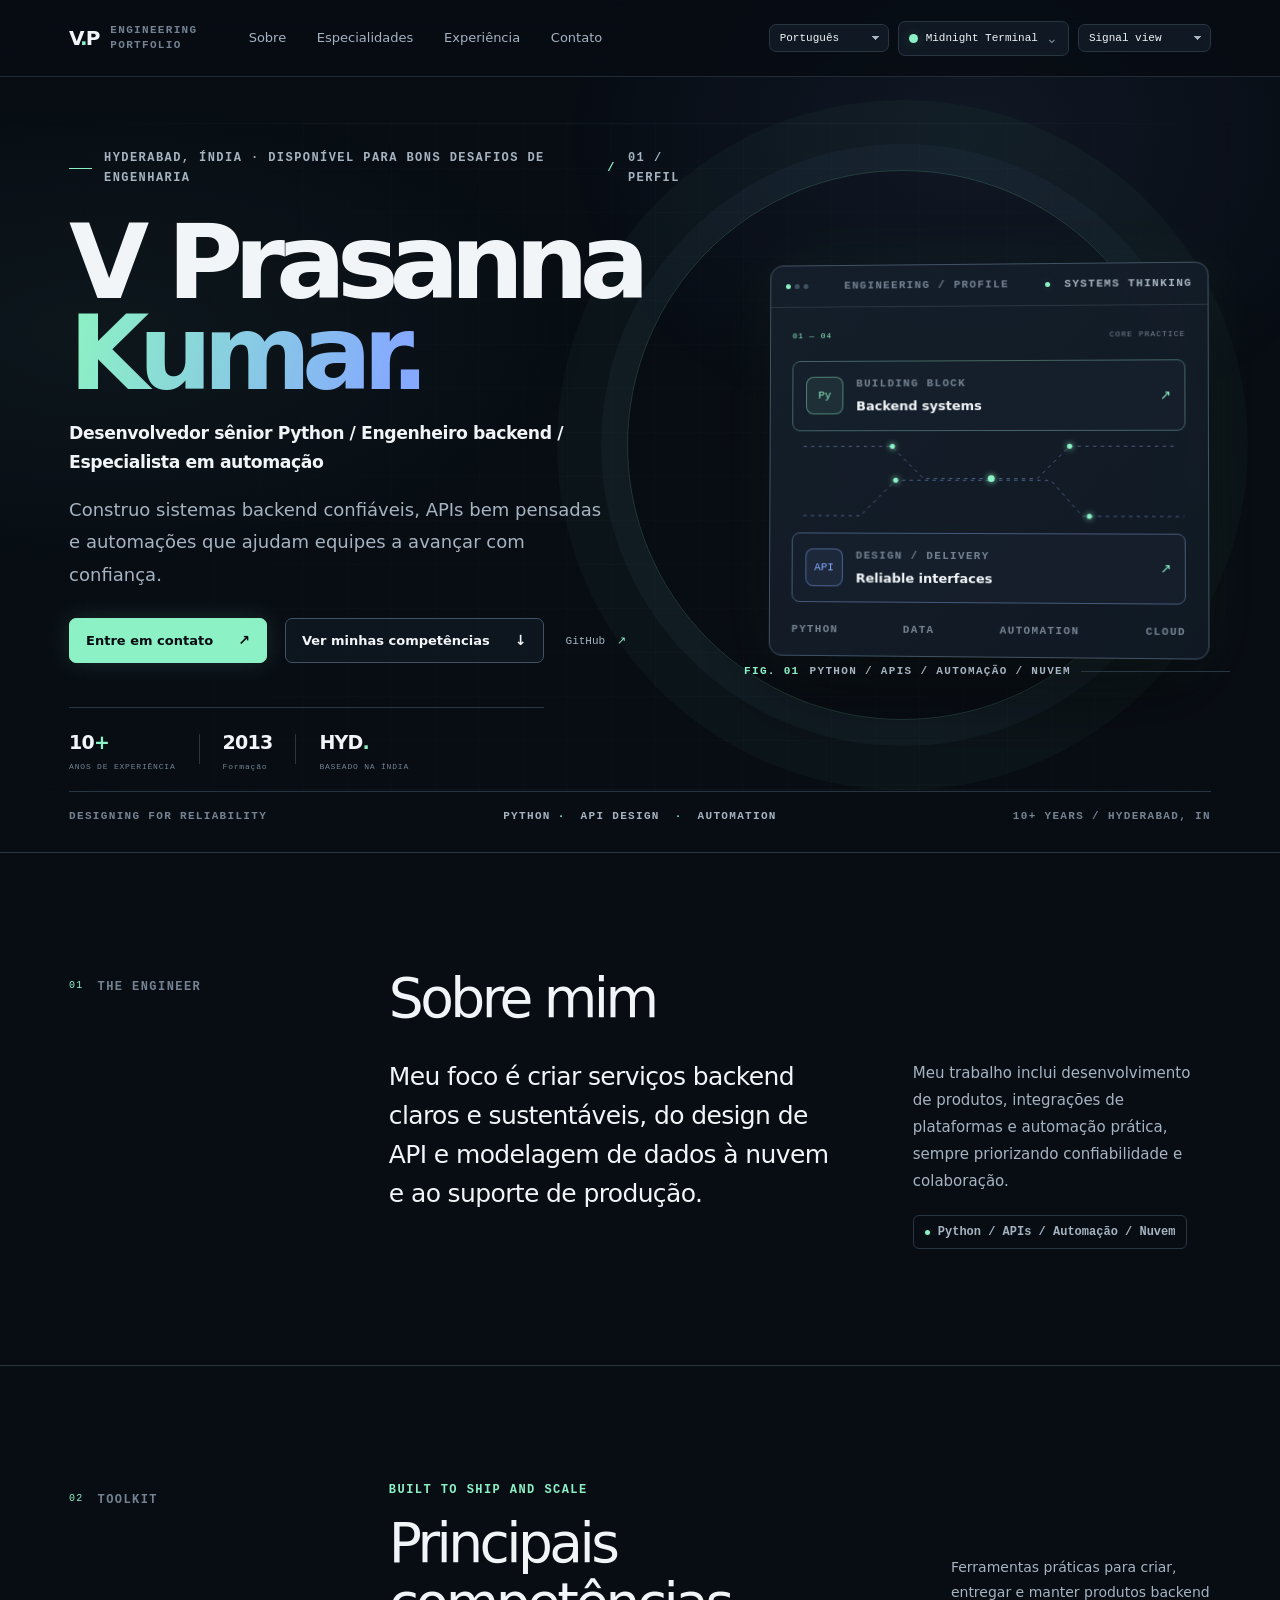
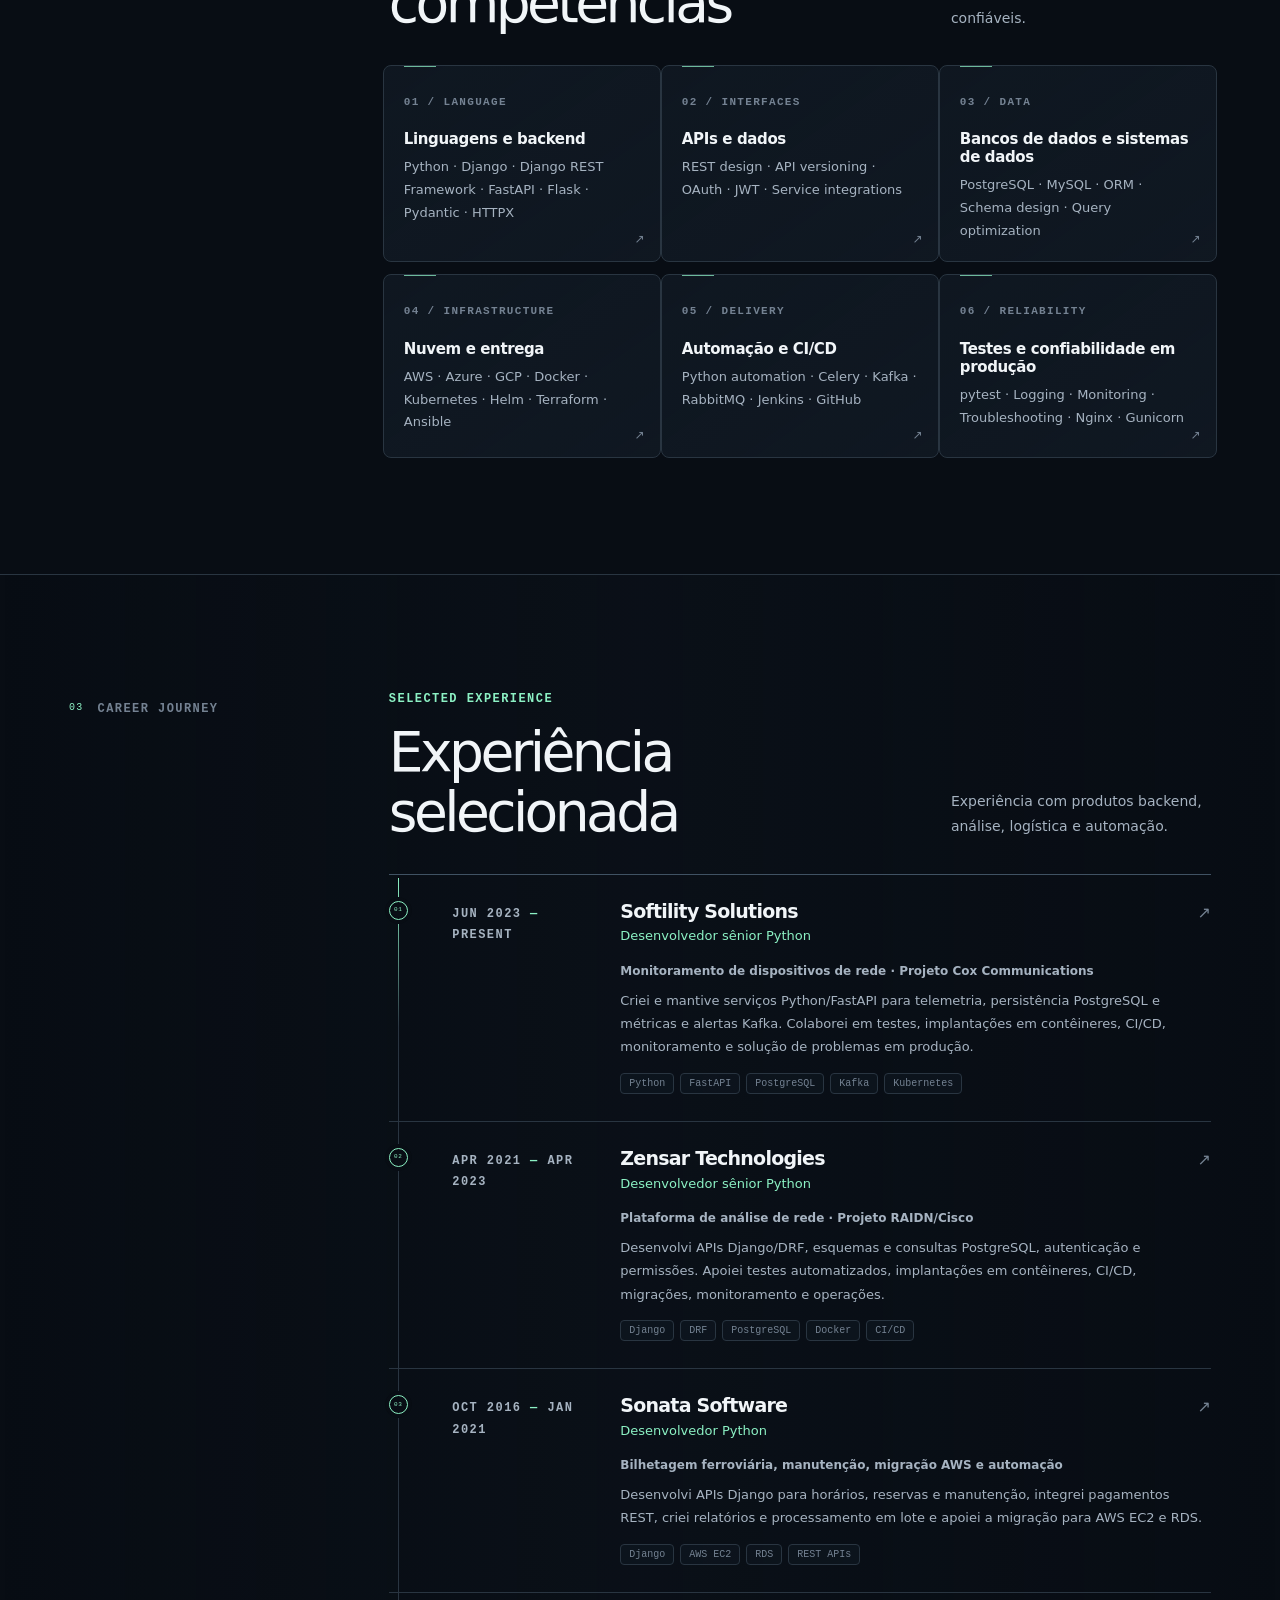
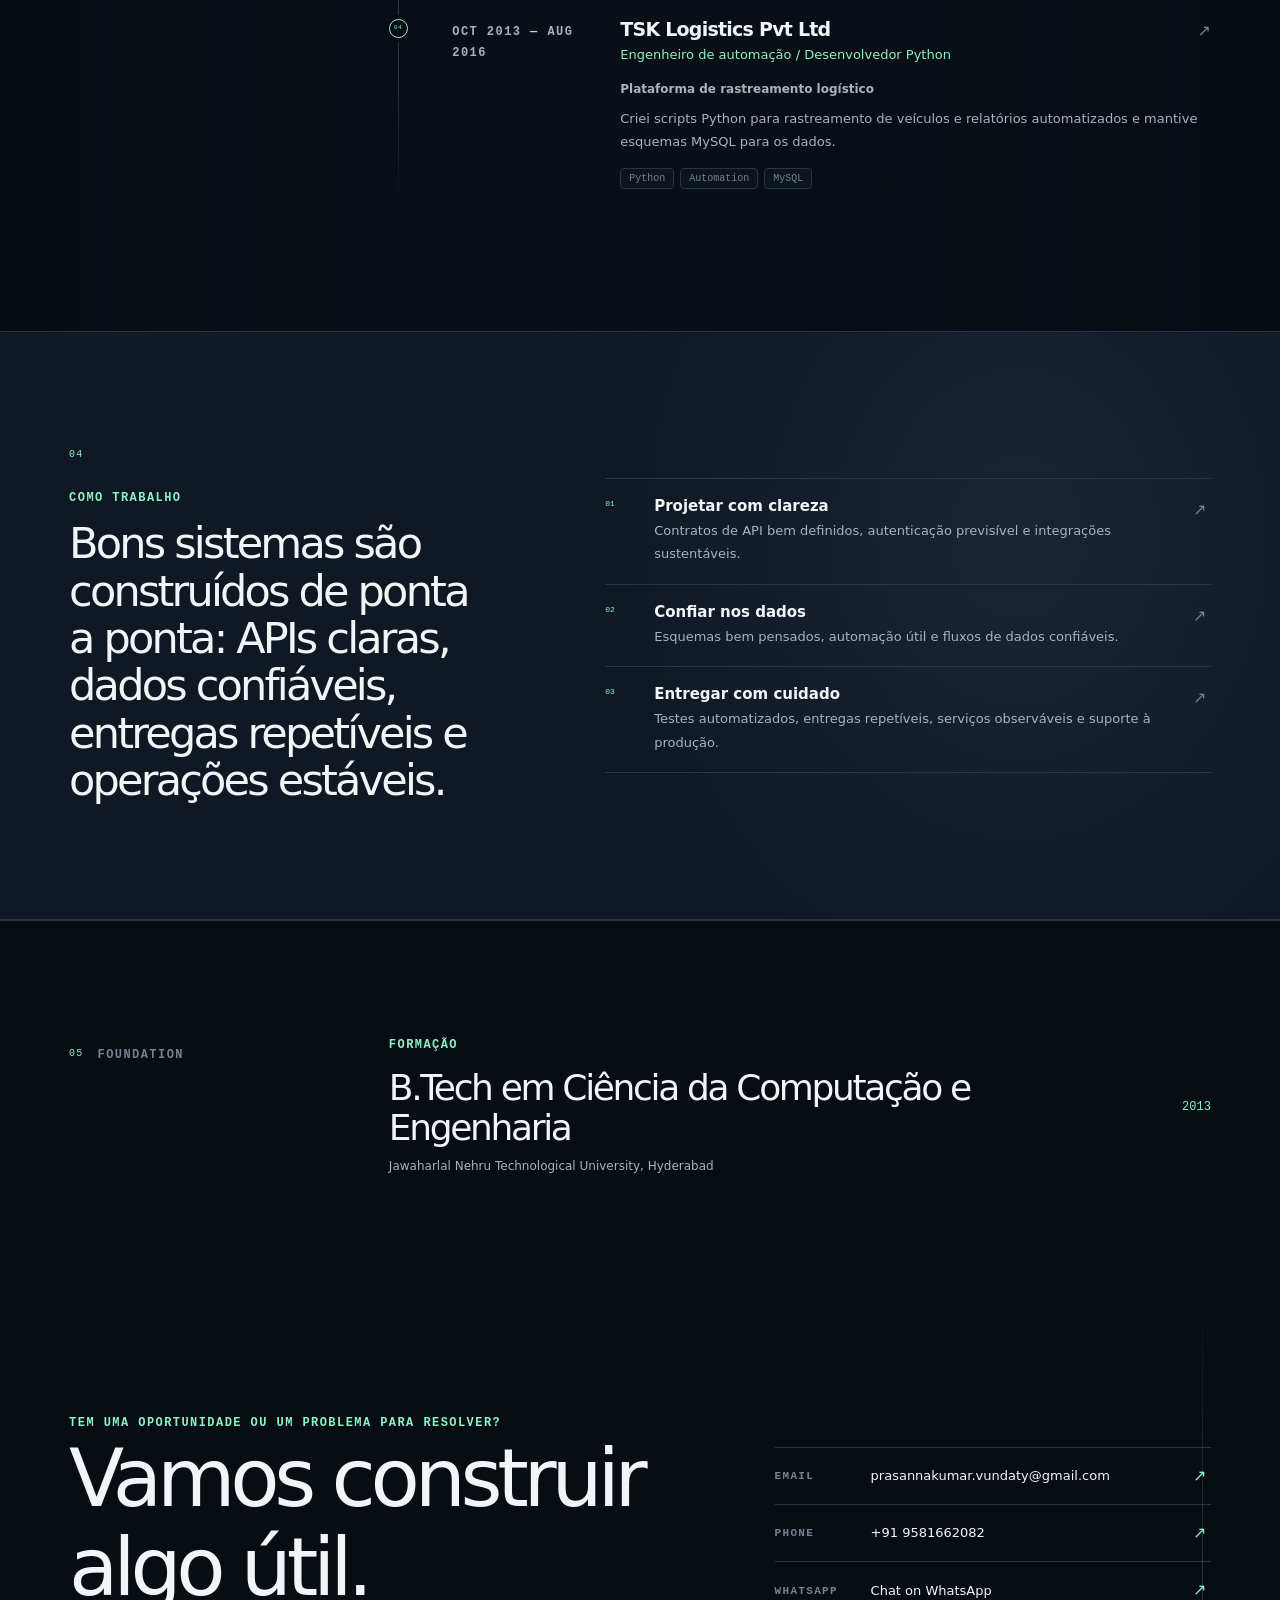
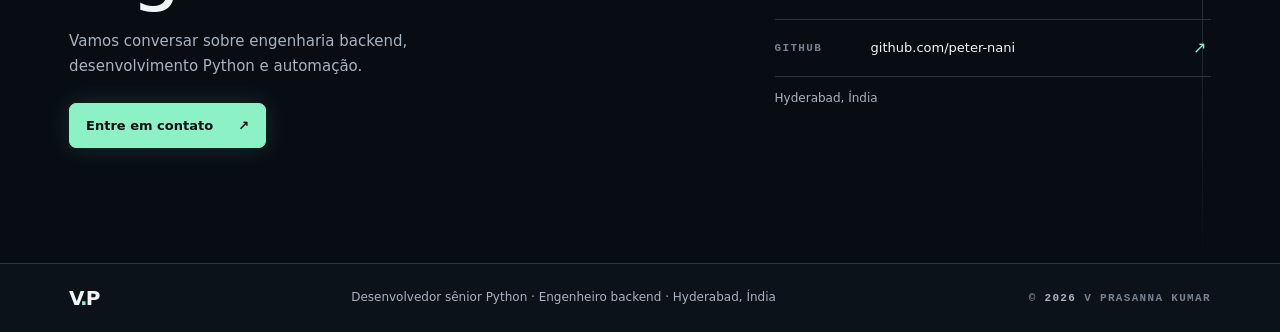
<file: pt/index.html>
<!doctype html>
<html lang="pt">
<head>
  <meta charset="utf-8">
  <meta name="viewport" content="width=device-width, initial-scale=1">
  <meta name="theme-color" content="#080d14">
  <meta name="author" content="V Prasanna Kumar">
  <meta name="robots" content="index, follow, max-snippet:-1, max-image-preview:large">
  <meta name="description" content="Desenvolvedor sênior Python com mais de 10 anos de experiência criando serviços sustentáveis com Python, Django, Django REST Framework e FastAPI. Hyderabad, Índ">
  <meta property="og:type" content="profile">
  <meta property="og:site_name" content="V Prasanna Kumar — Engineering Portfolio">
  <meta property="og:locale" content="pt_BR">
  <meta property="og:title" content="Desenvolvedor sênior Python | V Prasanna Kumar">
  <meta property="og:description" content="Construo sistemas backend confiáveis, APIs bem pensadas e automações que ajudam equipes a avançar com confiança.">
  <meta property="og:url" content="./">
  <meta name="twitter:card" content="summary">
  <meta name="twitter:title" content="Desenvolvedor sênior Python | V Prasanna Kumar">
  <meta name="twitter:description" content="Construo sistemas backend confiáveis, APIs bem pensadas e automações que ajudam equipes a avançar com confiança.">
  <title>Desenvolvedor sênior Python | V Prasanna Kumar</title>
  <link rel="canonical" href="./">
  <link rel="alternate" hreflang="en" href="../en/">
  <link rel="alternate" hreflang="hi" href="../hi/">
  <link rel="alternate" hreflang="te" href="../te/">
  <link rel="alternate" hreflang="zh" href="../zh/">
  <link rel="alternate" hreflang="de" href="../de/">
  <link rel="alternate" hreflang="ur" href="../ur/">
  <link rel="alternate" hreflang="es" href="../es/">
  <link rel="alternate" hreflang="pt" href="../pt/">
  <link rel="alternate" hreflang="ru" href="../ru/">
  <link rel="alternate" hreflang="ar" href="../ar/">
  <link rel="alternate" hreflang="fr" href="../fr/">
  <link rel="alternate" hreflang="ko" href="../ko/">
  <link rel="alternate" hreflang="x-default" href="../en/">
  <link rel="icon" href="../favicon.svg" type="image/svg+xml">
  <script src="../theme-init.js"></script>
  <link href="https://cdn.jsdelivr.net/npm/bootstrap@5.3.8/dist/css/bootstrap.min.css" rel="stylesheet" integrity="sha384-sRIl4kxILFvY47J16cr9ZwB07vP4J8+LH7qKQnuqkuIAvNWLzeN8tE5YBujZqJLB" crossorigin="anonymous">
  <link rel="stylesheet" href="../styles.css">
  <link rel="stylesheet" href="../themes.css">
  <link rel="stylesheet" href="../views.css">
  <script type="application/ld+json">{"@context":"https://schema.org","@type":"ProfilePage","name":"Desenvolvedor sênior Python | V Prasanna Kumar","url":"./","mainEntity":{"@type":"Person","name":"V Prasanna Kumar","jobTitle":"Desenvolvedor sênior Python | Engenheiro backend | Especialista em automação","description":"Desenvolvedor sênior Python com mais de 10 anos de experiência criando serviços sustentáveis com Python, Django, Django REST Framework e FastAPI.","url":"./","email":"mailto:prasannakumar.vundaty@gmail.com","sameAs":["https://github.com/peter-nani"],"address":{"@type":"PostalAddress","addressLocality":"Hyderabad","addressCountry":"IN"},"knowsAbout":["Python","Django","FastAPI","REST API Development","PostgreSQL","AWS","Docker","Kubernetes","Automation"]}}</script>
</head>
<body data-theme="midnight" data-view="signal">
  <a class="skip-link" href="#main">Skip to content</a>
  <div class="ambient" aria-hidden="true"></div>
  <header class="site-header">
    <div class="header-inner container-fluid">
      <a class="brand" href="#top" aria-label="V Prasanna Kumar — home"><span class="brand-mark">V<span>.</span>P</span><span class="brand-caption">ENGINEERING<br>PORTFOLIO</span></a>
      <nav class="main-nav" aria-label="Main navigation">
        <a href="#about" data-i="navAbout">Sobre</a><a href="#expertise" data-i="navExpertise">Especialidades</a><a href="#experience" data-i="navExperience">Experiência</a><a href="#contact" data-i="navContact">Contato</a>
      </nav>
      <div class="header-tools">
        <label class="visually-hidden" for="language">Choose language</label>
        <select id="language" class="form-select form-select-sm language-select" aria-label="Choose language">
          <option value="en">EN · English</option><option value="hi">हिंदी</option><option value="te">తెలుగు</option><option value="zh">中文</option><option value="de">Deutsch</option><option value="ur">اردو</option><option value="es">Español</option><option value="pt">Português</option><option value="ru">Русский</option><option value="ar">العربية</option><option value="fr">Français</option><option value="ko">한국어</option>
        </select>
        <details class="theme-picker">
          <summary aria-label="Choose a color theme"><span class="theme-current-dot"></span><span class="theme-current-name">Midnight Terminal</span><span class="chevron" aria-hidden="true">⌄</span></summary>
          <div class="theme-menu" role="group" aria-label="Color themes">
            <button type="button" class="theme-option" data-theme-value="midnight" aria-pressed="true"><i class="swatch swatch-midnight"></i>Midnight Terminal</button>
            <button type="button" class="theme-option" data-theme-value="navy" aria-pressed="false"><i class="swatch swatch-navy"></i>Executive Navy</button>
            <button type="button" class="theme-option" data-theme-value="nordic" aria-pressed="false"><i class="swatch swatch-nordic"></i>Nordic Light</button>
            <button type="button" class="theme-option" data-theme-value="violet" aria-pressed="false"><i class="swatch swatch-violet"></i>Electric Violet</button>
            <button type="button" class="theme-option" data-theme-value="emerald" aria-pressed="false"><i class="swatch swatch-emerald"></i>Emerald Studio</button>
            <button type="button" class="theme-option" data-theme-value="sunset" aria-pressed="false"><i class="swatch swatch-sunset"></i>Sunset Gradient</button>
            <button type="button" class="theme-option" data-theme-value="mono" aria-pressed="false"><i class="swatch swatch-mono"></i>Monochrome Editorial</button>
            <button type="button" class="theme-option" data-theme-value="ocean" aria-pressed="false"><i class="swatch swatch-ocean"></i>Oceanic Teal</button>
            <button type="button" class="theme-option" data-theme-value="sand" aria-pressed="false"><i class="swatch swatch-sand"></i>Warm Sand</button>
            <button type="button" class="theme-option" data-theme-value="cyber" aria-pressed="false"><i class="swatch swatch-cyber"></i>Cyberpunk Contrast</button>
            <button type="button" class="theme-option" data-theme-value="royal" aria-pressed="false"><i class="swatch swatch-royal"></i>Royal Blue</button>
            <button type="button" class="theme-option" data-theme-value="rose" aria-pressed="false"><i class="swatch swatch-rose"></i>Soft Rose</button>
          </div>
        </details>
        <label class="visually-hidden" for="view">Choose design version</label>
        <select id="view" class="form-select form-select-sm view-select" aria-label="Choose design version"><option value="signal">Signal view</option><option value="editorial">Editorial view</option><option value="studio">Studio view</option></select>
      </div>
    </div>
  </header>

  <main id="main">
    <section class="hero container-xxl" id="top" aria-labelledby="hero-title">
      <div class="hero-grid row align-items-center g-5">
        <div class="hero-copy col-lg-7 reveal">
          <div class="eyebrow"><span class="eyebrow-line"></span><span data-i="location">Hyderabad, Índia · Disponível para bons desafios de engenharia</span><span class="eyebrow-divider">/</span><span data-i="profileLabel">01 / PERFIL</span></div>
          <h1 id="hero-title">V Prasanna<br><span class="name-accent">Kumar<span class="name-period">.</span></span></h1>
          <p class="role-line" data-i="headline">Desenvolvedor sênior Python / Engenheiro backend / Especialista em automação</p>
          <p class="hero-intro" data-i="intro">Construo sistemas backend confiáveis, APIs bem pensadas e automações que ajudam equipes a avançar com confiança.</p>
          <div class="hero-actions">
            <a class="btn btn-primary action-primary" href="mailto:prasannakumar.vundaty@gmail.com"><span data-i="contactMe">Entre em contato</span><span class="button-arrow" aria-hidden="true">↗</span></a>
            <a class="btn btn-outline-secondary action-secondary" href="#expertise"><span data-i="explore">Ver minhas competências</span><span class="button-arrow" aria-hidden="true">↓</span></a>
            <a class="github-link" href="https://github.com/peter-nani" target="_blank" rel="noopener noreferrer">GitHub <span aria-hidden="true">↗</span></a>
          </div>
          <div class="hero-facts"><div><strong>10<span>+</span></strong><small data-i="years">ANOS DE EXPERIÊNCIA</small></div><span class="fact-divider"></span><div><strong>2013</strong><small data-i="educationTitle">Formação</small></div><span class="fact-divider"></span><div><strong>HYD<span>.</span></strong><small data-i="based">BASEADO NA ÍNDIA</small></div></div>
        </div>
        <div class="hero-art col-lg-5 reveal" role="group" aria-label="Technical focus: Python, APIs, automation, cloud">
          <div class="orbit orbit-one"></div><div class="orbit orbit-two"></div>
          <div class="console-window">
            <div class="console-top"><div class="console-lights"><i></i><i></i><i></i></div><span>ENGINEERING / PROFILE</span><span class="console-live"><i></i> SYSTEMS THINKING</span></div>
            <div class="console-content">
              <div class="console-index">01 — 04 <span>CORE PRACTICE</span></div>
              <div class="console-node"><div class="node-glyph">Py</div><div><small>BUILDING BLOCK</small><strong>Backend systems</strong></div><span class="node-mark">↗</span></div>
              <div class="circuit-map" aria-hidden="true"><svg viewBox="0 0 440 120" role="presentation"><path d="M2 18h105l38 38h80m0 0h54l38-38h121M2 100h68l42-42h113m0 0h70l37 42h118"/><circle cx="108" cy="18" r="3"/><circle cx="225" cy="56" r="4"/><circle cx="317" cy="18" r="3"/><circle cx="112" cy="58" r="3"/><circle cx="340" cy="100" r="3"/></svg></div>
              <div class="console-node node-secondary"><div class="node-glyph">API</div><div><small>DESIGN / DELIVERY</small><strong>Reliable interfaces</strong></div><span class="node-mark">↗</span></div>
              <div class="console-foot"><span>PYTHON</span><span>DATA</span><span>AUTOMATION</span><span>CLOUD</span></div>
            </div>
          </div>
          <div class="art-caption"><span class="caption-index">FIG. 01</span><span data-i="heroFocus">Python / APIs / Automação / Nuvem</span><span class="caption-rule"></span></div>
        </div>
      </div>
      <div class="hero-bottomline"><span>DESIGNING FOR RELIABILITY</span><span class="bottomline-center">PYTHON<span>·</span> API DESIGN <span>·</span> AUTOMATION</span><span>10+ YEARS / HYDERABAD, IN</span></div>
    </section>

    <section class="content-section about-section" id="about" aria-labelledby="about-heading">
      <div class="container-xxl section-grid"><div class="section-aside reveal"><span class="section-number">01</span><span class="section-kicker">THE ENGINEER</span></div><div class="section-main reveal"><h2 id="about-heading" data-i="aboutTitle">Sobre mim</h2><div class="about-columns"><p class="about-lead" data-i="aboutCopy">Meu foco é criar serviços backend claros e sustentáveis, do design de API e modelagem de dados à nuvem e ao suporte de produção.</p><div><p class="body-copy" data-i="aboutSub">Meu trabalho inclui desenvolvimento de produtos, integrações de plataformas e automação prática, sempre priorizando confiabilidade e colaboração.</p><div class="focus-stamp"><span class="stamp-dot"></span><span data-i="heroFocus">Python / APIs / Automação / Nuvem</span></div></div></div></div></div>
    </section>

    <section class="content-section expertise-section" id="expertise" aria-labelledby="expertise-heading">
      <div class="container-xxl section-grid"><div class="section-aside reveal"><span class="section-number">02</span><span class="section-kicker">TOOLKIT</span></div><div class="section-main"><div class="section-heading-row reveal"><div><p class="micro-label">BUILT TO SHIP AND SCALE</p><h2 id="expertise-heading" data-i="expertiseTitle">Principais competências</h2></div><p class="heading-aside" data-i="skillIntro">Ferramentas práticas para criar, entregar e manter produtos backend confiáveis.</p></div>
        <div class="expertise-grid row g-3">
          <article class="skill-panel col-md-6 col-xl-4 reveal"><span class="skill-index">01 / LANGUAGE</span><h3 data-i="backend">Linguagens e backend</h3><p>Python · Django · Django REST Framework · FastAPI · Flask · Pydantic · HTTPX</p><span class="panel-corner" aria-hidden="true">↗</span></article>
          <article class="skill-panel col-md-6 col-xl-4 reveal"><span class="skill-index">02 / INTERFACES</span><h3 data-i="apiData">APIs e dados</h3><p>REST design · API versioning · OAuth · JWT · Service integrations</p><span class="panel-corner" aria-hidden="true">↗</span></article>
          <article class="skill-panel col-md-6 col-xl-4 reveal"><span class="skill-index">03 / DATA</span><h3 data-i="dataTitle">Bancos de dados e sistemas de dados</h3><p>PostgreSQL · MySQL · ORM · Schema design · Query optimization</p><span class="panel-corner" aria-hidden="true">↗</span></article>
          <article class="skill-panel col-md-6 col-xl-4 reveal"><span class="skill-index">04 / INFRASTRUCTURE</span><h3 data-i="cloud">Nuvem e entrega</h3><p>AWS · Azure · GCP · Docker · Kubernetes · Helm · Terraform · Ansible</p><span class="panel-corner" aria-hidden="true">↗</span></article>
          <article class="skill-panel col-md-6 col-xl-4 reveal"><span class="skill-index">05 / DELIVERY</span><h3 data-i="automation">Automação e CI/CD</h3><p>Python automation · Celery · Kafka · RabbitMQ · Jenkins · GitHub</p><span class="panel-corner" aria-hidden="true">↗</span></article>
          <article class="skill-panel col-md-6 col-xl-4 reveal"><span class="skill-index">06 / RELIABILITY</span><h3 data-i="reliability">Testes e confiabilidade em produção</h3><p>pytest · Logging · Monitoring · Troubleshooting · Nginx · Gunicorn</p><span class="panel-corner" aria-hidden="true">↗</span></article>
        </div>
      </div></div>
    </section>

    <section class="content-section experience-section" id="experience" aria-labelledby="experience-heading">
      <div class="container-xxl section-grid"><div class="section-aside reveal"><span class="section-number">03</span><span class="section-kicker">CAREER JOURNEY</span></div><div class="section-main"><div class="section-heading-row reveal"><div><p class="micro-label">SELECTED EXPERIENCE</p><h2 id="experience-heading" data-i="experienceTitle">Experiência selecionada</h2></div><p class="heading-aside" data-i="experienceIntro">Experiência com produtos backend, análise, logística e automação.</p></div>
        <div class="timeline">
          <article class="timeline-entry reveal"><div class="timeline-marker"><span>01</span></div><div class="timeline-date">JUN 2023 <span>—</span> PRESENT</div><div class="timeline-body"><div class="job-heading"><div><h3>Softility Solutions</h3><p class="job-title" data-i="softilityTitle">Desenvolvedor sênior Python</p></div><span class="job-arrow" aria-hidden="true">↗</span></div><p class="project-context" data-i="softilityProject">Monitoramento de dispositivos de rede · Projeto Cox Communications</p><p class="job-description" data-i="softilityCopy">Criei e mantive serviços Python/FastAPI para telemetria, persistência PostgreSQL e métricas e alertas Kafka. Colaborei em testes, implantações em contêineres, CI/CD, monitoramento e solução de problemas em produção.</p><div class="tag-list"><span>Python</span><span>FastAPI</span><span>PostgreSQL</span><span>Kafka</span><span>Kubernetes</span></div></div></article>
          <article class="timeline-entry reveal"><div class="timeline-marker"><span>02</span></div><div class="timeline-date">APR 2021 <span>—</span> APR 2023</div><div class="timeline-body"><div class="job-heading"><div><h3>Zensar Technologies</h3><p class="job-title" data-i="zensarTitle">Desenvolvedor sênior Python</p></div><span class="job-arrow" aria-hidden="true">↗</span></div><p class="project-context" data-i="zensarProject">Plataforma de análise de rede · Projeto RAIDN/Cisco</p><p class="job-description" data-i="zensarCopy">Desenvolvi APIs Django/DRF, esquemas e consultas PostgreSQL, autenticação e permissões. Apoiei testes automatizados, implantações em contêineres, CI/CD, migrações, monitoramento e operações.</p><div class="tag-list"><span>Django</span><span>DRF</span><span>PostgreSQL</span><span>Docker</span><span>CI/CD</span></div></div></article>
          <article class="timeline-entry reveal"><div class="timeline-marker"><span>03</span></div><div class="timeline-date">OCT 2016 <span>—</span> JAN 2021</div><div class="timeline-body"><div class="job-heading"><div><h3>Sonata Software</h3><p class="job-title" data-i="sonataTitle">Desenvolvedor Python</p></div><span class="job-arrow" aria-hidden="true">↗</span></div><p class="project-context" data-i="sonataProject">Bilhetagem ferroviária, manutenção, migração AWS e automação</p><p class="job-description" data-i="sonataCopy">Desenvolvi APIs Django para horários, reservas e manutenção, integrei pagamentos REST, criei relatórios e processamento em lote e apoiei a migração para AWS EC2 e RDS.</p><div class="tag-list"><span>Django</span><span>AWS EC2</span><span>RDS</span><span>REST APIs</span></div></div></article>
          <article class="timeline-entry reveal"><div class="timeline-marker"><span>04</span></div><div class="timeline-date">OCT 2013 <span>—</span> AUG 2016</div><div class="timeline-body"><div class="job-heading"><div><h3>TSK Logistics Pvt Ltd</h3><p class="job-title" data-i="tskTitle">Engenheiro de automação / Desenvolvedor Python</p></div><span class="job-arrow" aria-hidden="true">↗</span></div><p class="project-context" data-i="tskProject">Plataforma de rastreamento logístico</p><p class="job-description" data-i="tskCopy">Criei scripts Python para rastreamento de veículos e relatórios automatizados e mantive esquemas MySQL para os dados.</p><div class="tag-list"><span>Python</span><span>Automation</span><span>MySQL</span></div></div></article>
        </div>
      </div></div>
    </section>

    <section class="approach-section" aria-labelledby="approach-heading"><div class="container-xxl approach-inner"><div class="approach-intro reveal"><span class="section-number">04</span><p class="micro-label" data-i="focusLabel">Como trabalho</p><h2 id="approach-heading" data-i="focusCopy">Bons sistemas são construídos de ponta a ponta: APIs claras, dados confiáveis, entregas repetíveis e operações estáveis.</h2></div><div class="approach-list"><article class="approach-item reveal"><span>01</span><div><h3 data-i="approachApi">Projetar com clareza</h3><p data-i="approachApiCopy">Contratos de API bem definidos, autenticação previsível e integrações sustentáveis.</p></div><i aria-hidden="true">↗</i></article><article class="approach-item reveal"><span>02</span><div><h3 data-i="approachData">Confiar nos dados</h3><p data-i="approachDataCopy">Esquemas bem pensados, automação útil e fluxos de dados confiáveis.</p></div><i aria-hidden="true">↗</i></article><article class="approach-item reveal"><span>03</span><div><h3 data-i="approachDelivery">Entregar com cuidado</h3><p data-i="approachDeliveryCopy">Testes automatizados, entregas repetíveis, serviços observáveis e suporte à produção.</p></div><i aria-hidden="true">↗</i></article></div></div></section>

    <section class="content-section education-section" id="education" aria-labelledby="education-heading"><div class="container-xxl section-grid"><div class="section-aside reveal"><span class="section-number">05</span><span class="section-kicker">FOUNDATION</span></div><div class="section-main education-main reveal"><div><p class="micro-label" data-i="educationTitle">Formação</p><h2 id="education-heading" data-i="degree">B.Tech em Ciência da Computação e Engenharia</h2><p>Jawaharlal Nehru Technological University, Hyderabad</p></div><span class="education-year">2013</span></div></div></section>

    <section class="contact-section" id="contact" aria-labelledby="contact-heading"><div class="container-xxl contact-inner"><div class="contact-copy reveal"><span class="micro-label" data-i="contactLabel">Tem uma oportunidade ou um problema para resolver?</span><h2 id="contact-heading" data-i="contactTitle">Vamos construir algo útil.</h2><p data-i="contactIntro">Vamos conversar sobre engenharia backend, desenvolvimento Python e automação.</p><a class="btn btn-primary action-primary contact-cta" href="mailto:prasannakumar.vundaty@gmail.com"><span data-i="contactMe">Entre em contato</span><span aria-hidden="true">↗</span></a></div><div class="contact-links reveal"><a href="mailto:prasannakumar.vundaty@gmail.com"><span class="contact-link-label">EMAIL</span><strong>prasannakumar.vundaty@gmail.com</strong><i aria-hidden="true">↗</i></a><a href="tel:+919581662082"><span class="contact-link-label">PHONE</span><strong>+91 9581662082</strong><i aria-hidden="true">↗</i></a><a href="https://wa.me/919581662082" target="_blank" rel="noopener noreferrer"><span class="contact-link-label">WHATSAPP</span><strong>Chat on WhatsApp</strong><i aria-hidden="true">↗</i></a><a href="https://github.com/peter-nani" target="_blank" rel="noopener noreferrer"><span class="contact-link-label">GITHUB</span><strong>github.com/peter-nani</strong><i aria-hidden="true">↗</i></a><p class="contact-location" data-i="contactLocation">Hyderabad, Índia</p></div></div></section>
  </main>

  <footer class="site-footer"><div class="container-xxl footer-inner"><a class="brand" href="#top"><span class="brand-mark">V<span>.</span>P</span></a><p data-i="footer">Desenvolvedor sênior Python · Engenheiro backend · Hyderabad, Índia</p><span class="footer-code">© <span id="year"></span> V PRASANNA KUMAR</span></div></footer>
  <script src="../translations.js"></script>
  <script src="../app.js" defer></script>
</body>
</html>
</file>
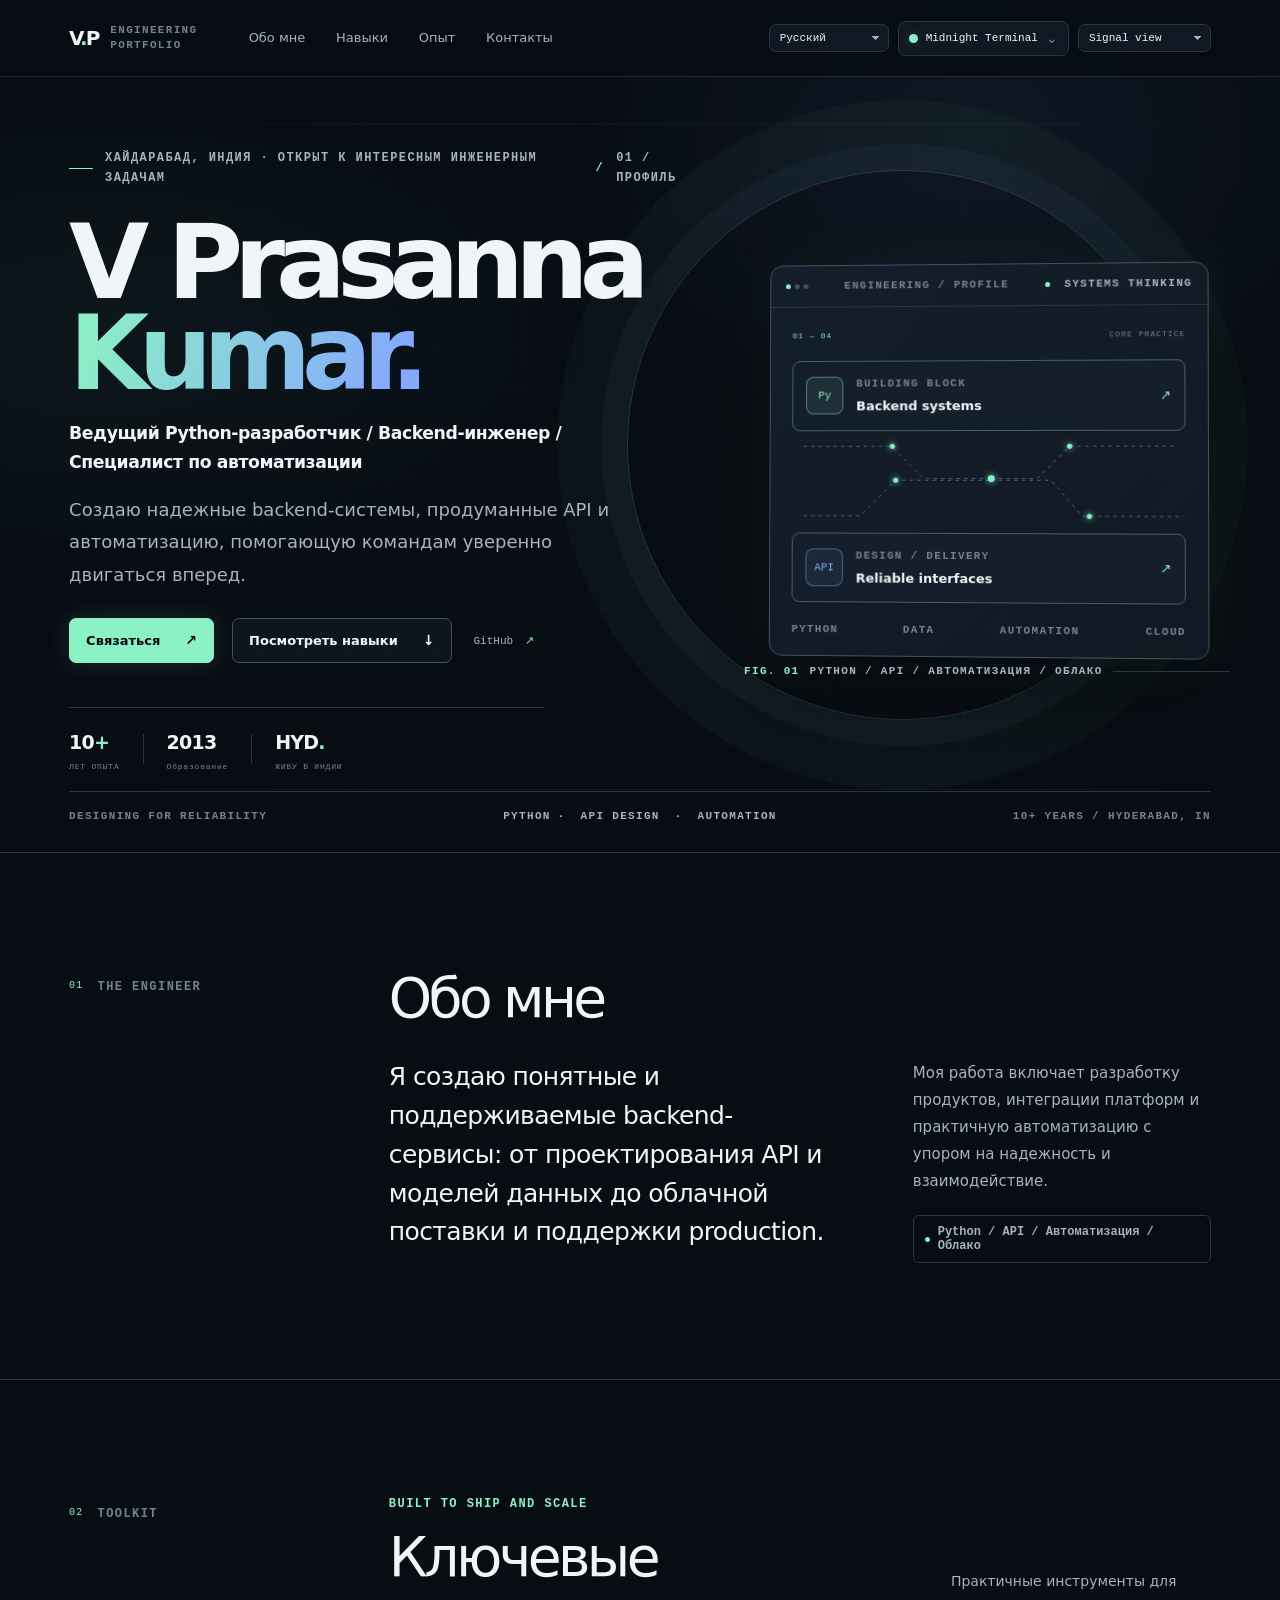
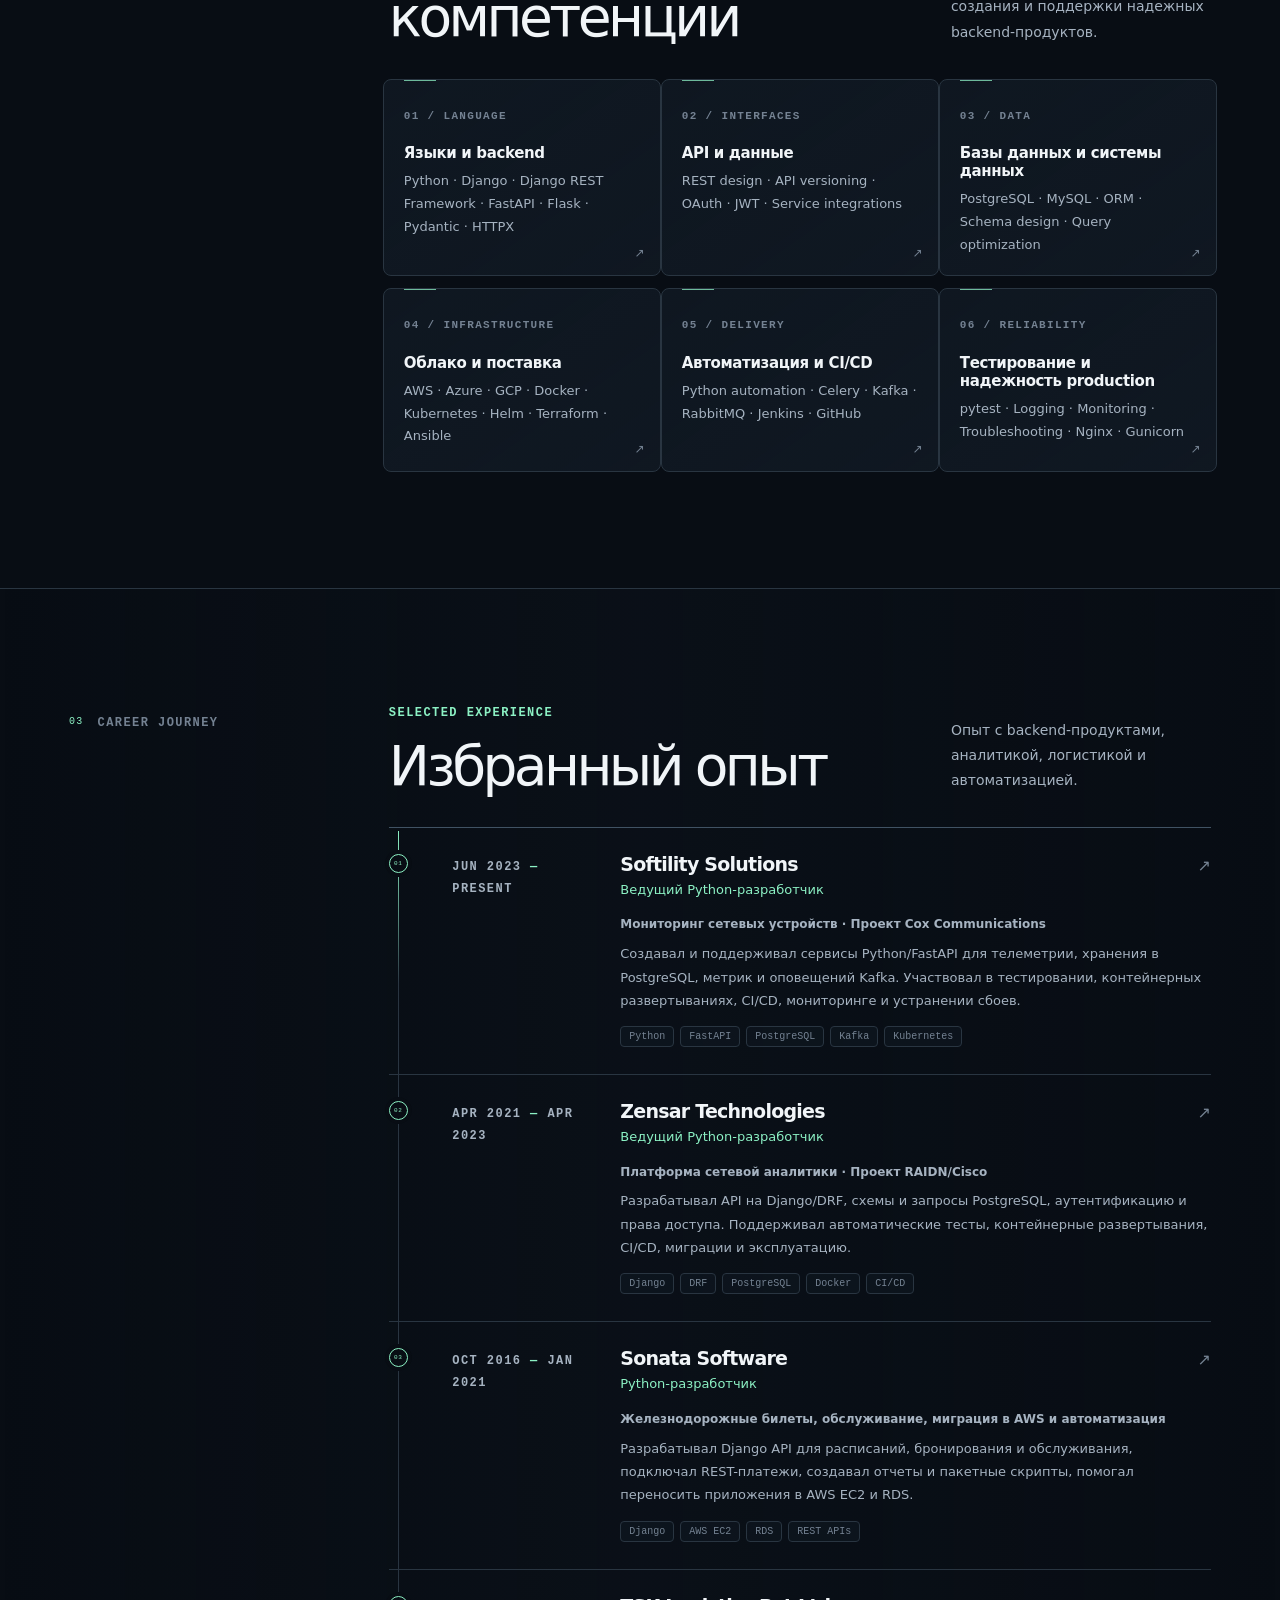
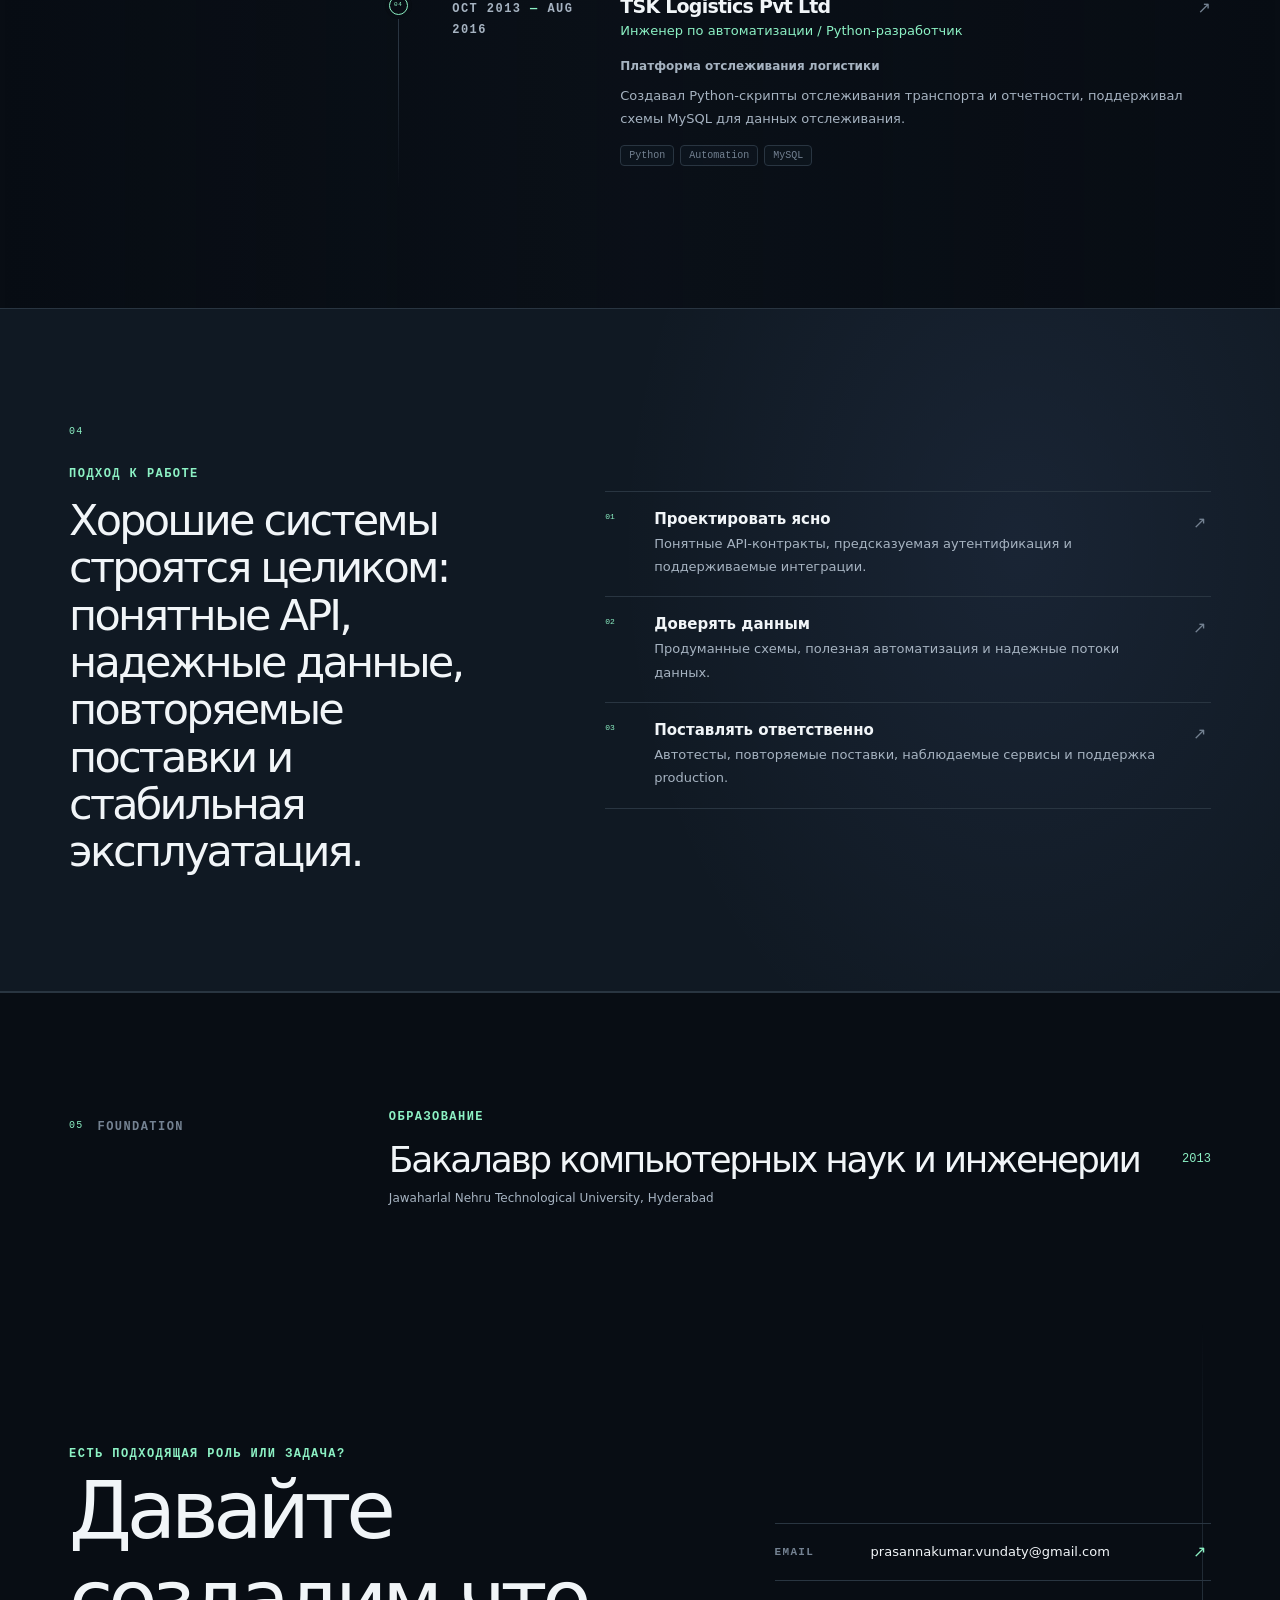
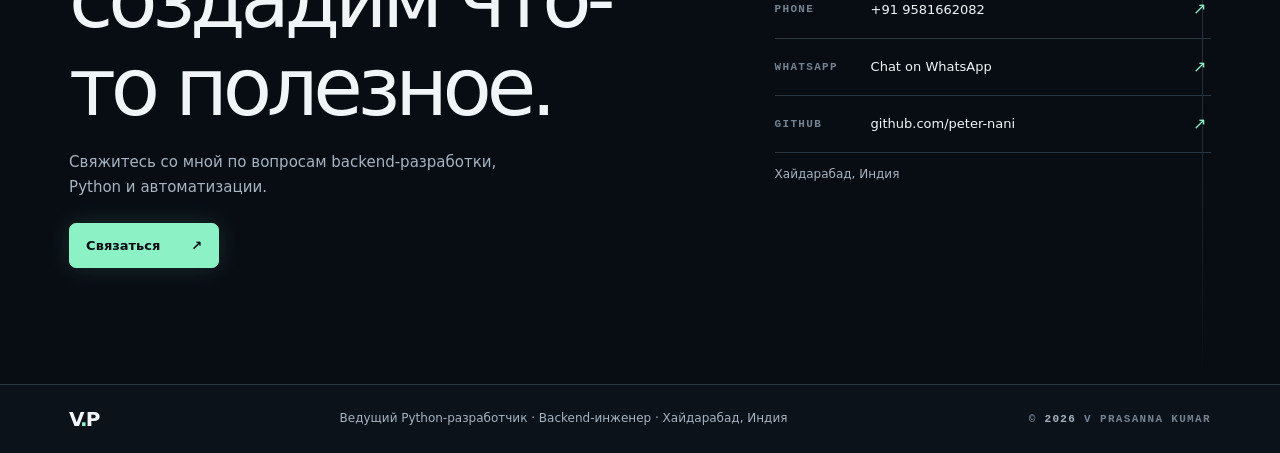
<file: ru/index.html>
<!doctype html>
<html lang="ru">
<head>
  <meta charset="utf-8">
  <meta name="viewport" content="width=device-width, initial-scale=1">
  <meta name="theme-color" content="#080d14">
  <meta name="author" content="V Prasanna Kumar">
  <meta name="robots" content="index, follow, max-snippet:-1, max-image-preview:large">
  <meta name="description" content="Ведущий Python-разработчик с опытом более 10 лет в создании поддерживаемых сервисов на Python, Django, Django REST Framework и FastAPI. Хайдарабад, Индия.">
  <meta property="og:type" content="profile">
  <meta property="og:site_name" content="V Prasanna Kumar — Engineering Portfolio">
  <meta property="og:locale" content="ru_RU">
  <meta property="og:title" content="Ведущий Python-разработчик | V Prasanna Kumar">
  <meta property="og:description" content="Создаю надежные backend-системы, продуманные API и автоматизацию, помогающую командам уверенно двигаться вперед.">
  <meta property="og:url" content="./">
  <meta name="twitter:card" content="summary">
  <meta name="twitter:title" content="Ведущий Python-разработчик | V Prasanna Kumar">
  <meta name="twitter:description" content="Создаю надежные backend-системы, продуманные API и автоматизацию, помогающую командам уверенно двигаться вперед.">
  <title>Ведущий Python-разработчик | V Prasanna Kumar</title>
  <link rel="canonical" href="./">
  <link rel="alternate" hreflang="en" href="../en/">
  <link rel="alternate" hreflang="hi" href="../hi/">
  <link rel="alternate" hreflang="te" href="../te/">
  <link rel="alternate" hreflang="zh" href="../zh/">
  <link rel="alternate" hreflang="de" href="../de/">
  <link rel="alternate" hreflang="ur" href="../ur/">
  <link rel="alternate" hreflang="es" href="../es/">
  <link rel="alternate" hreflang="pt" href="../pt/">
  <link rel="alternate" hreflang="ru" href="../ru/">
  <link rel="alternate" hreflang="ar" href="../ar/">
  <link rel="alternate" hreflang="fr" href="../fr/">
  <link rel="alternate" hreflang="ko" href="../ko/">
  <link rel="alternate" hreflang="x-default" href="../en/">
  <link rel="icon" href="../favicon.svg" type="image/svg+xml">
  <script src="../theme-init.js"></script>
  <link href="https://cdn.jsdelivr.net/npm/bootstrap@5.3.8/dist/css/bootstrap.min.css" rel="stylesheet" integrity="sha384-sRIl4kxILFvY47J16cr9ZwB07vP4J8+LH7qKQnuqkuIAvNWLzeN8tE5YBujZqJLB" crossorigin="anonymous">
  <link rel="stylesheet" href="../styles.css">
  <link rel="stylesheet" href="../themes.css">
  <link rel="stylesheet" href="../views.css">
  <script type="application/ld+json">{"@context":"https://schema.org","@type":"ProfilePage","name":"Ведущий Python-разработчик | V Prasanna Kumar","url":"./","mainEntity":{"@type":"Person","name":"V Prasanna Kumar","jobTitle":"Ведущий Python-разработчик | Backend-инженер | Специалист по автоматизации","description":"Ведущий Python-разработчик с опытом более 10 лет в создании поддерживаемых сервисов на Python, Django, Django REST Framework и FastAPI.","url":"./","email":"mailto:prasannakumar.vundaty@gmail.com","sameAs":["https://github.com/peter-nani"],"address":{"@type":"PostalAddress","addressLocality":"Hyderabad","addressCountry":"IN"},"knowsAbout":["Python","Django","FastAPI","REST API Development","PostgreSQL","AWS","Docker","Kubernetes","Automation"]}}</script>
</head>
<body data-theme="midnight" data-view="signal">
  <a class="skip-link" href="#main">Skip to content</a>
  <div class="ambient" aria-hidden="true"></div>
  <header class="site-header">
    <div class="header-inner container-fluid">
      <a class="brand" href="#top" aria-label="V Prasanna Kumar — home"><span class="brand-mark">V<span>.</span>P</span><span class="brand-caption">ENGINEERING<br>PORTFOLIO</span></a>
      <nav class="main-nav" aria-label="Main navigation">
        <a href="#about" data-i="navAbout">Обо мне</a><a href="#expertise" data-i="navExpertise">Навыки</a><a href="#experience" data-i="navExperience">Опыт</a><a href="#contact" data-i="navContact">Контакты</a>
      </nav>
      <div class="header-tools">
        <label class="visually-hidden" for="language">Choose language</label>
        <select id="language" class="form-select form-select-sm language-select" aria-label="Choose language">
          <option value="en">EN · English</option><option value="hi">हिंदी</option><option value="te">తెలుగు</option><option value="zh">中文</option><option value="de">Deutsch</option><option value="ur">اردو</option><option value="es">Español</option><option value="pt">Português</option><option value="ru">Русский</option><option value="ar">العربية</option><option value="fr">Français</option><option value="ko">한국어</option>
        </select>
        <details class="theme-picker">
          <summary aria-label="Choose a color theme"><span class="theme-current-dot"></span><span class="theme-current-name">Midnight Terminal</span><span class="chevron" aria-hidden="true">⌄</span></summary>
          <div class="theme-menu" role="group" aria-label="Color themes">
            <button type="button" class="theme-option" data-theme-value="midnight" aria-pressed="true"><i class="swatch swatch-midnight"></i>Midnight Terminal</button>
            <button type="button" class="theme-option" data-theme-value="navy" aria-pressed="false"><i class="swatch swatch-navy"></i>Executive Navy</button>
            <button type="button" class="theme-option" data-theme-value="nordic" aria-pressed="false"><i class="swatch swatch-nordic"></i>Nordic Light</button>
            <button type="button" class="theme-option" data-theme-value="violet" aria-pressed="false"><i class="swatch swatch-violet"></i>Electric Violet</button>
            <button type="button" class="theme-option" data-theme-value="emerald" aria-pressed="false"><i class="swatch swatch-emerald"></i>Emerald Studio</button>
            <button type="button" class="theme-option" data-theme-value="sunset" aria-pressed="false"><i class="swatch swatch-sunset"></i>Sunset Gradient</button>
            <button type="button" class="theme-option" data-theme-value="mono" aria-pressed="false"><i class="swatch swatch-mono"></i>Monochrome Editorial</button>
            <button type="button" class="theme-option" data-theme-value="ocean" aria-pressed="false"><i class="swatch swatch-ocean"></i>Oceanic Teal</button>
            <button type="button" class="theme-option" data-theme-value="sand" aria-pressed="false"><i class="swatch swatch-sand"></i>Warm Sand</button>
            <button type="button" class="theme-option" data-theme-value="cyber" aria-pressed="false"><i class="swatch swatch-cyber"></i>Cyberpunk Contrast</button>
            <button type="button" class="theme-option" data-theme-value="royal" aria-pressed="false"><i class="swatch swatch-royal"></i>Royal Blue</button>
            <button type="button" class="theme-option" data-theme-value="rose" aria-pressed="false"><i class="swatch swatch-rose"></i>Soft Rose</button>
          </div>
        </details>
        <label class="visually-hidden" for="view">Choose design version</label>
        <select id="view" class="form-select form-select-sm view-select" aria-label="Choose design version"><option value="signal">Signal view</option><option value="editorial">Editorial view</option><option value="studio">Studio view</option></select>
      </div>
    </div>
  </header>

  <main id="main">
    <section class="hero container-xxl" id="top" aria-labelledby="hero-title">
      <div class="hero-grid row align-items-center g-5">
        <div class="hero-copy col-lg-7 reveal">
          <div class="eyebrow"><span class="eyebrow-line"></span><span data-i="location">Хайдарабад, Индия · Открыт к интересным инженерным задачам</span><span class="eyebrow-divider">/</span><span data-i="profileLabel">01 / ПРОФИЛЬ</span></div>
          <h1 id="hero-title">V Prasanna<br><span class="name-accent">Kumar<span class="name-period">.</span></span></h1>
          <p class="role-line" data-i="headline">Ведущий Python-разработчик / Backend-инженер / Специалист по автоматизации</p>
          <p class="hero-intro" data-i="intro">Создаю надежные backend-системы, продуманные API и автоматизацию, помогающую командам уверенно двигаться вперед.</p>
          <div class="hero-actions">
            <a class="btn btn-primary action-primary" href="mailto:prasannakumar.vundaty@gmail.com"><span data-i="contactMe">Связаться</span><span class="button-arrow" aria-hidden="true">↗</span></a>
            <a class="btn btn-outline-secondary action-secondary" href="#expertise"><span data-i="explore">Посмотреть навыки</span><span class="button-arrow" aria-hidden="true">↓</span></a>
            <a class="github-link" href="https://github.com/peter-nani" target="_blank" rel="noopener noreferrer">GitHub <span aria-hidden="true">↗</span></a>
          </div>
          <div class="hero-facts"><div><strong>10<span>+</span></strong><small data-i="years">ЛЕТ ОПЫТА</small></div><span class="fact-divider"></span><div><strong>2013</strong><small data-i="educationTitle">Образование</small></div><span class="fact-divider"></span><div><strong>HYD<span>.</span></strong><small data-i="based">ЖИВУ В ИНДИИ</small></div></div>
        </div>
        <div class="hero-art col-lg-5 reveal" role="group" aria-label="Technical focus: Python, APIs, automation, cloud">
          <div class="orbit orbit-one"></div><div class="orbit orbit-two"></div>
          <div class="console-window">
            <div class="console-top"><div class="console-lights"><i></i><i></i><i></i></div><span>ENGINEERING / PROFILE</span><span class="console-live"><i></i> SYSTEMS THINKING</span></div>
            <div class="console-content">
              <div class="console-index">01 — 04 <span>CORE PRACTICE</span></div>
              <div class="console-node"><div class="node-glyph">Py</div><div><small>BUILDING BLOCK</small><strong>Backend systems</strong></div><span class="node-mark">↗</span></div>
              <div class="circuit-map" aria-hidden="true"><svg viewBox="0 0 440 120" role="presentation"><path d="M2 18h105l38 38h80m0 0h54l38-38h121M2 100h68l42-42h113m0 0h70l37 42h118"/><circle cx="108" cy="18" r="3"/><circle cx="225" cy="56" r="4"/><circle cx="317" cy="18" r="3"/><circle cx="112" cy="58" r="3"/><circle cx="340" cy="100" r="3"/></svg></div>
              <div class="console-node node-secondary"><div class="node-glyph">API</div><div><small>DESIGN / DELIVERY</small><strong>Reliable interfaces</strong></div><span class="node-mark">↗</span></div>
              <div class="console-foot"><span>PYTHON</span><span>DATA</span><span>AUTOMATION</span><span>CLOUD</span></div>
            </div>
          </div>
          <div class="art-caption"><span class="caption-index">FIG. 01</span><span data-i="heroFocus">Python / API / Автоматизация / Облако</span><span class="caption-rule"></span></div>
        </div>
      </div>
      <div class="hero-bottomline"><span>DESIGNING FOR RELIABILITY</span><span class="bottomline-center">PYTHON<span>·</span> API DESIGN <span>·</span> AUTOMATION</span><span>10+ YEARS / HYDERABAD, IN</span></div>
    </section>

    <section class="content-section about-section" id="about" aria-labelledby="about-heading">
      <div class="container-xxl section-grid"><div class="section-aside reveal"><span class="section-number">01</span><span class="section-kicker">THE ENGINEER</span></div><div class="section-main reveal"><h2 id="about-heading" data-i="aboutTitle">Обо мне</h2><div class="about-columns"><p class="about-lead" data-i="aboutCopy">Я создаю понятные и поддерживаемые backend-сервисы: от проектирования API и моделей данных до облачной поставки и поддержки production.</p><div><p class="body-copy" data-i="aboutSub">Моя работа включает разработку продуктов, интеграции платформ и практичную автоматизацию с упором на надежность и взаимодействие.</p><div class="focus-stamp"><span class="stamp-dot"></span><span data-i="heroFocus">Python / API / Автоматизация / Облако</span></div></div></div></div></div>
    </section>

    <section class="content-section expertise-section" id="expertise" aria-labelledby="expertise-heading">
      <div class="container-xxl section-grid"><div class="section-aside reveal"><span class="section-number">02</span><span class="section-kicker">TOOLKIT</span></div><div class="section-main"><div class="section-heading-row reveal"><div><p class="micro-label">BUILT TO SHIP AND SCALE</p><h2 id="expertise-heading" data-i="expertiseTitle">Ключевые компетенции</h2></div><p class="heading-aside" data-i="skillIntro">Практичные инструменты для создания и поддержки надежных backend-продуктов.</p></div>
        <div class="expertise-grid row g-3">
          <article class="skill-panel col-md-6 col-xl-4 reveal"><span class="skill-index">01 / LANGUAGE</span><h3 data-i="backend">Языки и backend</h3><p>Python · Django · Django REST Framework · FastAPI · Flask · Pydantic · HTTPX</p><span class="panel-corner" aria-hidden="true">↗</span></article>
          <article class="skill-panel col-md-6 col-xl-4 reveal"><span class="skill-index">02 / INTERFACES</span><h3 data-i="apiData">API и данные</h3><p>REST design · API versioning · OAuth · JWT · Service integrations</p><span class="panel-corner" aria-hidden="true">↗</span></article>
          <article class="skill-panel col-md-6 col-xl-4 reveal"><span class="skill-index">03 / DATA</span><h3 data-i="dataTitle">Базы данных и системы данных</h3><p>PostgreSQL · MySQL · ORM · Schema design · Query optimization</p><span class="panel-corner" aria-hidden="true">↗</span></article>
          <article class="skill-panel col-md-6 col-xl-4 reveal"><span class="skill-index">04 / INFRASTRUCTURE</span><h3 data-i="cloud">Облако и поставка</h3><p>AWS · Azure · GCP · Docker · Kubernetes · Helm · Terraform · Ansible</p><span class="panel-corner" aria-hidden="true">↗</span></article>
          <article class="skill-panel col-md-6 col-xl-4 reveal"><span class="skill-index">05 / DELIVERY</span><h3 data-i="automation">Автоматизация и CI/CD</h3><p>Python automation · Celery · Kafka · RabbitMQ · Jenkins · GitHub</p><span class="panel-corner" aria-hidden="true">↗</span></article>
          <article class="skill-panel col-md-6 col-xl-4 reveal"><span class="skill-index">06 / RELIABILITY</span><h3 data-i="reliability">Тестирование и надежность production</h3><p>pytest · Logging · Monitoring · Troubleshooting · Nginx · Gunicorn</p><span class="panel-corner" aria-hidden="true">↗</span></article>
        </div>
      </div></div>
    </section>

    <section class="content-section experience-section" id="experience" aria-labelledby="experience-heading">
      <div class="container-xxl section-grid"><div class="section-aside reveal"><span class="section-number">03</span><span class="section-kicker">CAREER JOURNEY</span></div><div class="section-main"><div class="section-heading-row reveal"><div><p class="micro-label">SELECTED EXPERIENCE</p><h2 id="experience-heading" data-i="experienceTitle">Избранный опыт</h2></div><p class="heading-aside" data-i="experienceIntro">Опыт с backend-продуктами, аналитикой, логистикой и автоматизацией.</p></div>
        <div class="timeline">
          <article class="timeline-entry reveal"><div class="timeline-marker"><span>01</span></div><div class="timeline-date">JUN 2023 <span>—</span> PRESENT</div><div class="timeline-body"><div class="job-heading"><div><h3>Softility Solutions</h3><p class="job-title" data-i="softilityTitle">Ведущий Python-разработчик</p></div><span class="job-arrow" aria-hidden="true">↗</span></div><p class="project-context" data-i="softilityProject">Мониторинг сетевых устройств · Проект Cox Communications</p><p class="job-description" data-i="softilityCopy">Создавал и поддерживал сервисы Python/FastAPI для телеметрии, хранения в PostgreSQL, метрик и оповещений Kafka. Участвовал в тестировании, контейнерных развертываниях, CI/CD, мониторинге и устранении сбоев.</p><div class="tag-list"><span>Python</span><span>FastAPI</span><span>PostgreSQL</span><span>Kafka</span><span>Kubernetes</span></div></div></article>
          <article class="timeline-entry reveal"><div class="timeline-marker"><span>02</span></div><div class="timeline-date">APR 2021 <span>—</span> APR 2023</div><div class="timeline-body"><div class="job-heading"><div><h3>Zensar Technologies</h3><p class="job-title" data-i="zensarTitle">Ведущий Python-разработчик</p></div><span class="job-arrow" aria-hidden="true">↗</span></div><p class="project-context" data-i="zensarProject">Платформа сетевой аналитики · Проект RAIDN/Cisco</p><p class="job-description" data-i="zensarCopy">Разрабатывал API на Django/DRF, схемы и запросы PostgreSQL, аутентификацию и права доступа. Поддерживал автоматические тесты, контейнерные развертывания, CI/CD, миграции и эксплуатацию.</p><div class="tag-list"><span>Django</span><span>DRF</span><span>PostgreSQL</span><span>Docker</span><span>CI/CD</span></div></div></article>
          <article class="timeline-entry reveal"><div class="timeline-marker"><span>03</span></div><div class="timeline-date">OCT 2016 <span>—</span> JAN 2021</div><div class="timeline-body"><div class="job-heading"><div><h3>Sonata Software</h3><p class="job-title" data-i="sonataTitle">Python-разработчик</p></div><span class="job-arrow" aria-hidden="true">↗</span></div><p class="project-context" data-i="sonataProject">Железнодорожные билеты, обслуживание, миграция в AWS и автоматизация</p><p class="job-description" data-i="sonataCopy">Разрабатывал Django API для расписаний, бронирования и обслуживания, подключал REST-платежи, создавал отчеты и пакетные скрипты, помогал переносить приложения в AWS EC2 и RDS.</p><div class="tag-list"><span>Django</span><span>AWS EC2</span><span>RDS</span><span>REST APIs</span></div></div></article>
          <article class="timeline-entry reveal"><div class="timeline-marker"><span>04</span></div><div class="timeline-date">OCT 2013 <span>—</span> AUG 2016</div><div class="timeline-body"><div class="job-heading"><div><h3>TSK Logistics Pvt Ltd</h3><p class="job-title" data-i="tskTitle">Инженер по автоматизации / Python-разработчик</p></div><span class="job-arrow" aria-hidden="true">↗</span></div><p class="project-context" data-i="tskProject">Платформа отслеживания логистики</p><p class="job-description" data-i="tskCopy">Создавал Python-скрипты отслеживания транспорта и отчетности, поддерживал схемы MySQL для данных отслеживания.</p><div class="tag-list"><span>Python</span><span>Automation</span><span>MySQL</span></div></div></article>
        </div>
      </div></div>
    </section>

    <section class="approach-section" aria-labelledby="approach-heading"><div class="container-xxl approach-inner"><div class="approach-intro reveal"><span class="section-number">04</span><p class="micro-label" data-i="focusLabel">Подход к работе</p><h2 id="approach-heading" data-i="focusCopy">Хорошие системы строятся целиком: понятные API, надежные данные, повторяемые поставки и стабильная эксплуатация.</h2></div><div class="approach-list"><article class="approach-item reveal"><span>01</span><div><h3 data-i="approachApi">Проектировать ясно</h3><p data-i="approachApiCopy">Понятные API-контракты, предсказуемая аутентификация и поддерживаемые интеграции.</p></div><i aria-hidden="true">↗</i></article><article class="approach-item reveal"><span>02</span><div><h3 data-i="approachData">Доверять данным</h3><p data-i="approachDataCopy">Продуманные схемы, полезная автоматизация и надежные потоки данных.</p></div><i aria-hidden="true">↗</i></article><article class="approach-item reveal"><span>03</span><div><h3 data-i="approachDelivery">Поставлять ответственно</h3><p data-i="approachDeliveryCopy">Автотесты, повторяемые поставки, наблюдаемые сервисы и поддержка production.</p></div><i aria-hidden="true">↗</i></article></div></div></section>

    <section class="content-section education-section" id="education" aria-labelledby="education-heading"><div class="container-xxl section-grid"><div class="section-aside reveal"><span class="section-number">05</span><span class="section-kicker">FOUNDATION</span></div><div class="section-main education-main reveal"><div><p class="micro-label" data-i="educationTitle">Образование</p><h2 id="education-heading" data-i="degree">Бакалавр компьютерных наук и инженерии</h2><p>Jawaharlal Nehru Technological University, Hyderabad</p></div><span class="education-year">2013</span></div></div></section>

    <section class="contact-section" id="contact" aria-labelledby="contact-heading"><div class="container-xxl contact-inner"><div class="contact-copy reveal"><span class="micro-label" data-i="contactLabel">Есть подходящая роль или задача?</span><h2 id="contact-heading" data-i="contactTitle">Давайте создадим что-то полезное.</h2><p data-i="contactIntro">Свяжитесь со мной по вопросам backend-разработки, Python и автоматизации.</p><a class="btn btn-primary action-primary contact-cta" href="mailto:prasannakumar.vundaty@gmail.com"><span data-i="contactMe">Связаться</span><span aria-hidden="true">↗</span></a></div><div class="contact-links reveal"><a href="mailto:prasannakumar.vundaty@gmail.com"><span class="contact-link-label">EMAIL</span><strong>prasannakumar.vundaty@gmail.com</strong><i aria-hidden="true">↗</i></a><a href="tel:+919581662082"><span class="contact-link-label">PHONE</span><strong>+91 9581662082</strong><i aria-hidden="true">↗</i></a><a href="https://wa.me/919581662082" target="_blank" rel="noopener noreferrer"><span class="contact-link-label">WHATSAPP</span><strong>Chat on WhatsApp</strong><i aria-hidden="true">↗</i></a><a href="https://github.com/peter-nani" target="_blank" rel="noopener noreferrer"><span class="contact-link-label">GITHUB</span><strong>github.com/peter-nani</strong><i aria-hidden="true">↗</i></a><p class="contact-location" data-i="contactLocation">Хайдарабад, Индия</p></div></div></section>
  </main>

  <footer class="site-footer"><div class="container-xxl footer-inner"><a class="brand" href="#top"><span class="brand-mark">V<span>.</span>P</span></a><p data-i="footer">Ведущий Python-разработчик · Backend-инженер · Хайдарабад, Индия</p><span class="footer-code">© <span id="year"></span> V PRASANNA KUMAR</span></div></footer>
  <script src="../translations.js"></script>
  <script src="../app.js" defer></script>
</body>
</html>
</file>
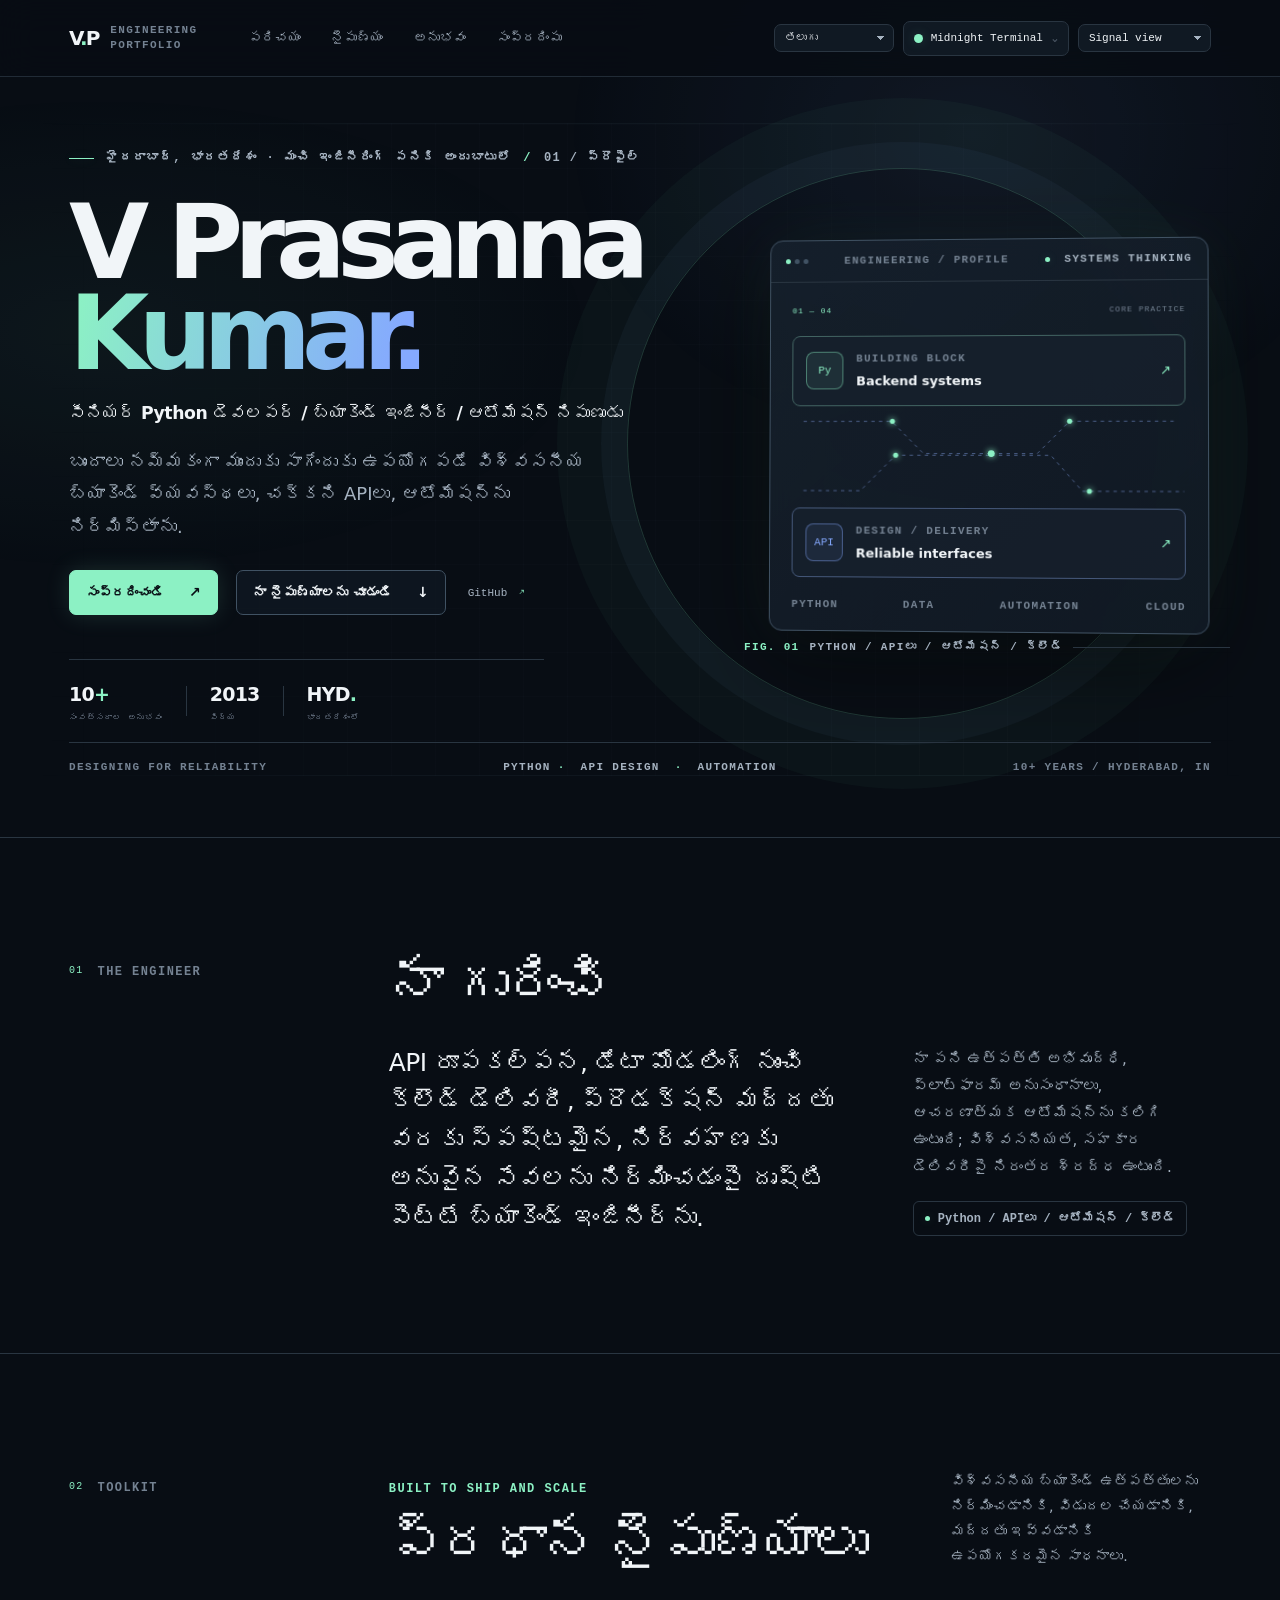
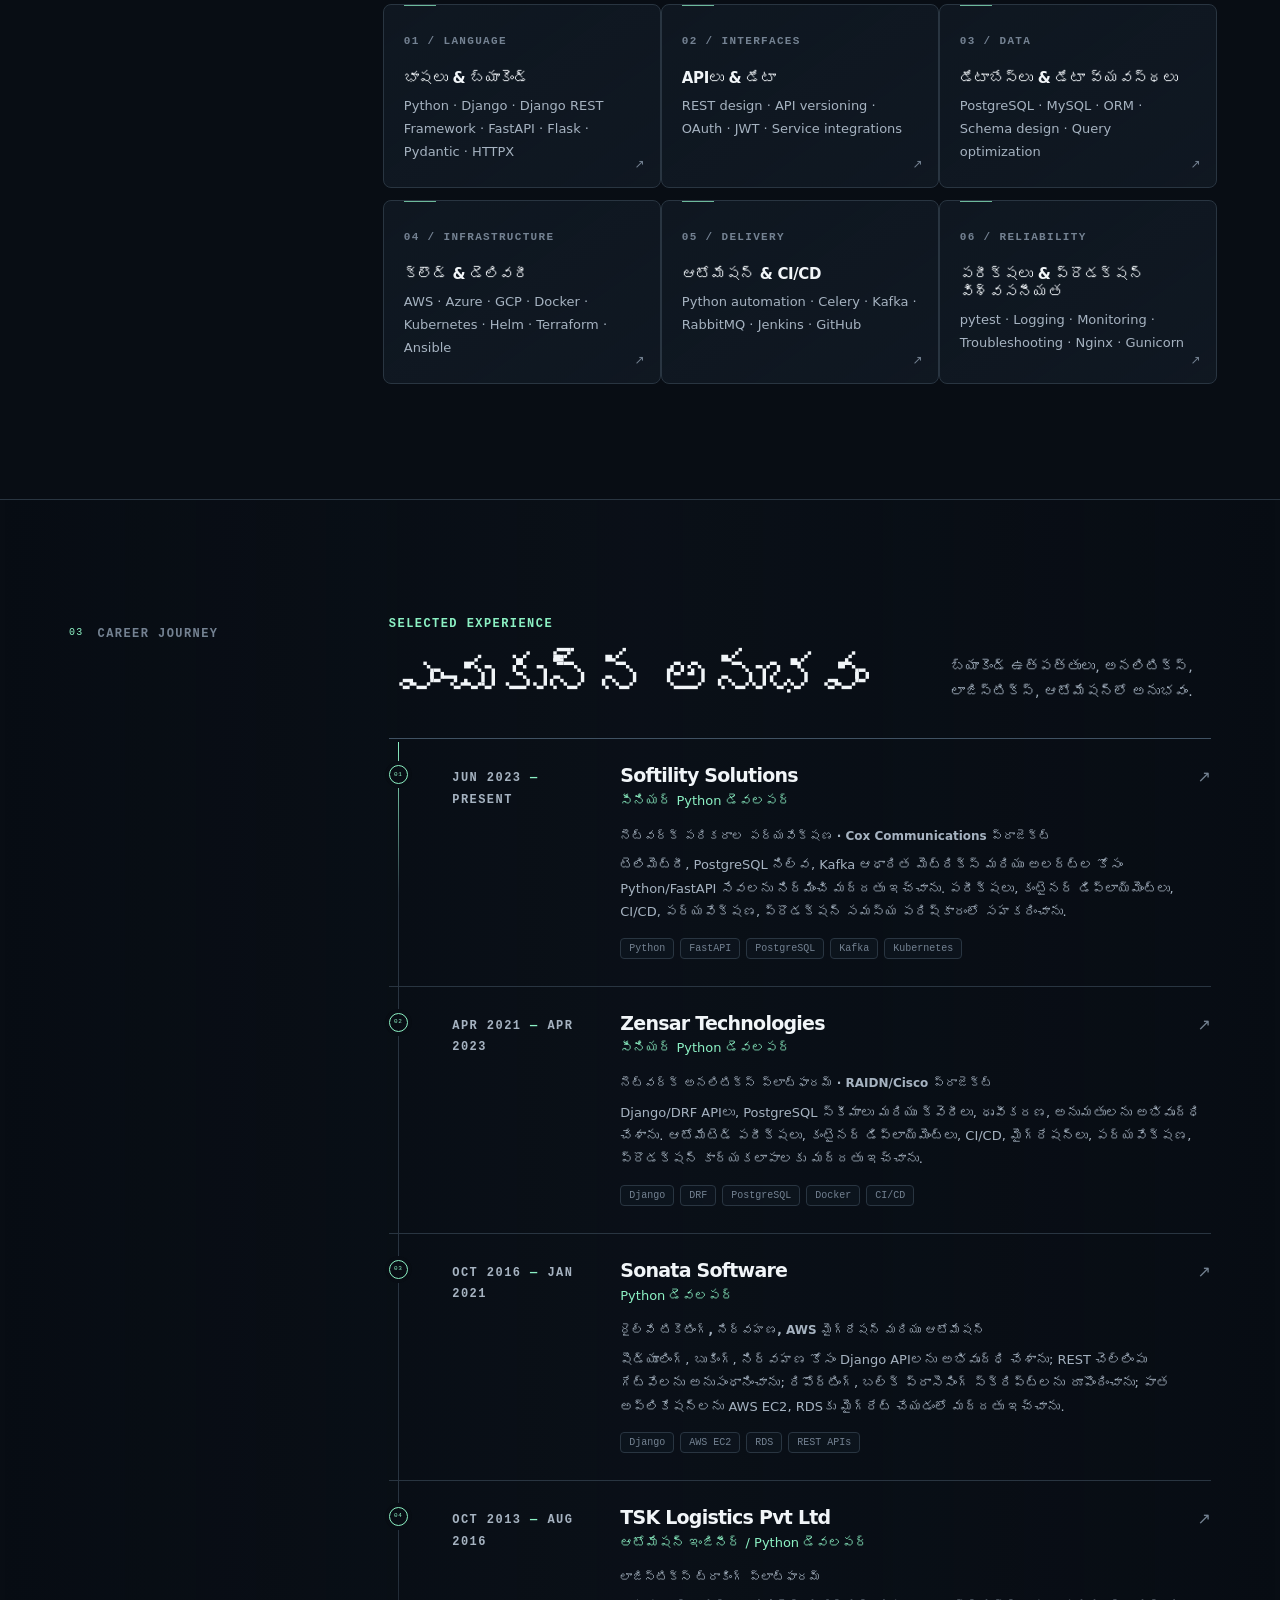
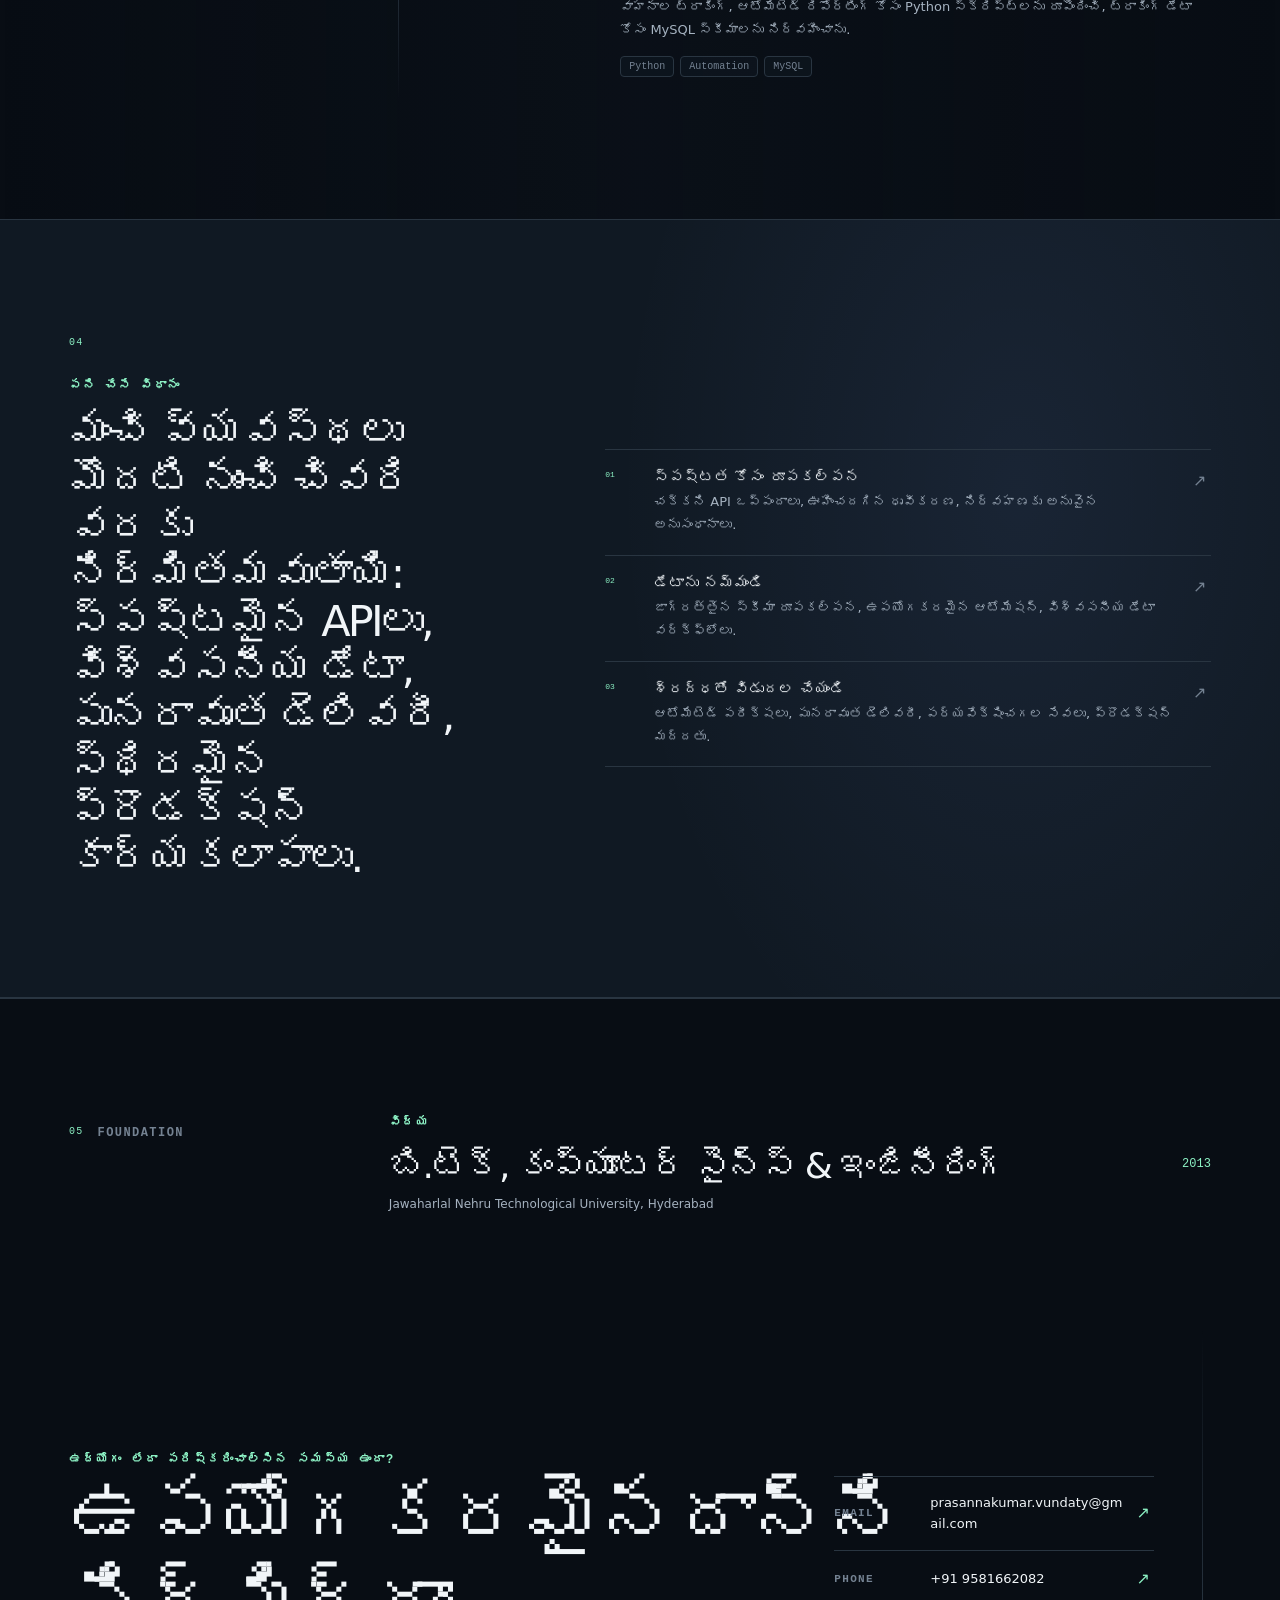
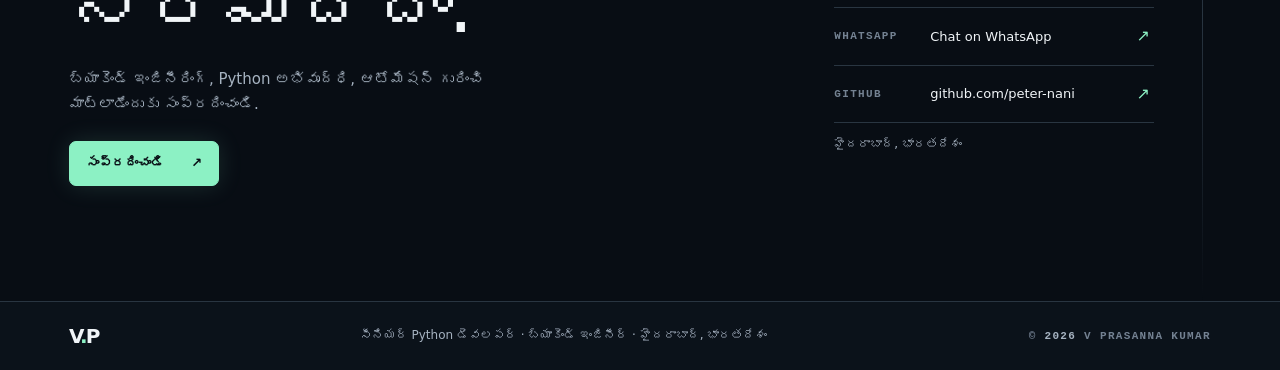
<file: te/index.html>
<!doctype html>
<html lang="te">
<head>
  <meta charset="utf-8">
  <meta name="viewport" content="width=device-width, initial-scale=1">
  <meta name="theme-color" content="#080d14">
  <meta name="author" content="V Prasanna Kumar">
  <meta name="robots" content="index, follow, max-snippet:-1, max-image-preview:large">
  <meta name="description" content="Python, Django, Django REST Framework, FastAPIతో నిర్వహణకు అనువైన సేవలను నిర్మించడంలో 10+ సంవత్సరాల అనుభవం కలిగిన సీనియర్ Python డెవలపర్. హైదరాబాద్, భారతదేశం.">
  <meta property="og:type" content="profile">
  <meta property="og:site_name" content="V Prasanna Kumar — Engineering Portfolio">
  <meta property="og:locale" content="te_IN">
  <meta property="og:title" content="సీనియర్ Python డెవలపర్ | V Prasanna Kumar">
  <meta property="og:description" content="బృందాలు నమ్మకంగా ముందుకు సాగేందుకు ఉపయోగపడే విశ్వసనీయ బ్యాకెండ్ వ్యవస్థలు, చక్కని APIలు, ఆటోమేషన్‌ను నిర్మిస్తాను.">
  <meta property="og:url" content="./">
  <meta name="twitter:card" content="summary">
  <meta name="twitter:title" content="సీనియర్ Python డెవలపర్ | V Prasanna Kumar">
  <meta name="twitter:description" content="బృందాలు నమ్మకంగా ముందుకు సాగేందుకు ఉపయోగపడే విశ్వసనీయ బ్యాకెండ్ వ్యవస్థలు, చక్కని APIలు, ఆటోమేషన్‌ను నిర్మిస్తాను.">
  <title>సీనియర్ Python డెవలపర్ | V Prasanna Kumar</title>
  <link rel="canonical" href="./">
  <link rel="alternate" hreflang="en" href="../en/">
  <link rel="alternate" hreflang="hi" href="../hi/">
  <link rel="alternate" hreflang="te" href="../te/">
  <link rel="alternate" hreflang="zh" href="../zh/">
  <link rel="alternate" hreflang="de" href="../de/">
  <link rel="alternate" hreflang="ur" href="../ur/">
  <link rel="alternate" hreflang="es" href="../es/">
  <link rel="alternate" hreflang="pt" href="../pt/">
  <link rel="alternate" hreflang="ru" href="../ru/">
  <link rel="alternate" hreflang="ar" href="../ar/">
  <link rel="alternate" hreflang="fr" href="../fr/">
  <link rel="alternate" hreflang="ko" href="../ko/">
  <link rel="alternate" hreflang="x-default" href="../en/">
  <link rel="icon" href="../favicon.svg" type="image/svg+xml">
  <script src="../theme-init.js"></script>
  <link href="https://cdn.jsdelivr.net/npm/bootstrap@5.3.8/dist/css/bootstrap.min.css" rel="stylesheet" integrity="sha384-sRIl4kxILFvY47J16cr9ZwB07vP4J8+LH7qKQnuqkuIAvNWLzeN8tE5YBujZqJLB" crossorigin="anonymous">
  <link rel="stylesheet" href="../styles.css">
  <link rel="stylesheet" href="../themes.css">
  <link rel="stylesheet" href="../views.css">
  <script type="application/ld+json">{"@context":"https://schema.org","@type":"ProfilePage","name":"సీనియర్ Python డెవలపర్ | V Prasanna Kumar","url":"./","mainEntity":{"@type":"Person","name":"V Prasanna Kumar","jobTitle":"సీనియర్ Python డెవలపర్ | బ్యాకెండ్ ఇంజినీర్ | ఆటోమేషన్ నిపుణుడు","description":"Python, Django, Django REST Framework, FastAPIతో నిర్వహణకు అనువైన సేవలను నిర్మించడంలో 10+ సంవత్సరాల అనుభవం కలిగిన సీనియర్ Python డెవలపర్.","url":"./","email":"mailto:prasannakumar.vundaty@gmail.com","sameAs":["https://github.com/peter-nani"],"address":{"@type":"PostalAddress","addressLocality":"Hyderabad","addressCountry":"IN"},"knowsAbout":["Python","Django","FastAPI","REST API Development","PostgreSQL","AWS","Docker","Kubernetes","Automation"]}}</script>
</head>
<body data-theme="midnight" data-view="signal">
  <a class="skip-link" href="#main">Skip to content</a>
  <div class="ambient" aria-hidden="true"></div>
  <header class="site-header">
    <div class="header-inner container-fluid">
      <a class="brand" href="#top" aria-label="V Prasanna Kumar — home"><span class="brand-mark">V<span>.</span>P</span><span class="brand-caption">ENGINEERING<br>PORTFOLIO</span></a>
      <nav class="main-nav" aria-label="Main navigation">
        <a href="#about" data-i="navAbout">పరిచయం</a><a href="#expertise" data-i="navExpertise">నైపుణ్యం</a><a href="#experience" data-i="navExperience">అనుభవం</a><a href="#contact" data-i="navContact">సంప్రదింపు</a>
      </nav>
      <div class="header-tools">
        <label class="visually-hidden" for="language">Choose language</label>
        <select id="language" class="form-select form-select-sm language-select" aria-label="Choose language">
          <option value="en">EN · English</option><option value="hi">हिंदी</option><option value="te">తెలుగు</option><option value="zh">中文</option><option value="de">Deutsch</option><option value="ur">اردو</option><option value="es">Español</option><option value="pt">Português</option><option value="ru">Русский</option><option value="ar">العربية</option><option value="fr">Français</option><option value="ko">한국어</option>
        </select>
        <details class="theme-picker">
          <summary aria-label="Choose a color theme"><span class="theme-current-dot"></span><span class="theme-current-name">Midnight Terminal</span><span class="chevron" aria-hidden="true">⌄</span></summary>
          <div class="theme-menu" role="group" aria-label="Color themes">
            <button type="button" class="theme-option" data-theme-value="midnight" aria-pressed="true"><i class="swatch swatch-midnight"></i>Midnight Terminal</button>
            <button type="button" class="theme-option" data-theme-value="navy" aria-pressed="false"><i class="swatch swatch-navy"></i>Executive Navy</button>
            <button type="button" class="theme-option" data-theme-value="nordic" aria-pressed="false"><i class="swatch swatch-nordic"></i>Nordic Light</button>
            <button type="button" class="theme-option" data-theme-value="violet" aria-pressed="false"><i class="swatch swatch-violet"></i>Electric Violet</button>
            <button type="button" class="theme-option" data-theme-value="emerald" aria-pressed="false"><i class="swatch swatch-emerald"></i>Emerald Studio</button>
            <button type="button" class="theme-option" data-theme-value="sunset" aria-pressed="false"><i class="swatch swatch-sunset"></i>Sunset Gradient</button>
            <button type="button" class="theme-option" data-theme-value="mono" aria-pressed="false"><i class="swatch swatch-mono"></i>Monochrome Editorial</button>
            <button type="button" class="theme-option" data-theme-value="ocean" aria-pressed="false"><i class="swatch swatch-ocean"></i>Oceanic Teal</button>
            <button type="button" class="theme-option" data-theme-value="sand" aria-pressed="false"><i class="swatch swatch-sand"></i>Warm Sand</button>
            <button type="button" class="theme-option" data-theme-value="cyber" aria-pressed="false"><i class="swatch swatch-cyber"></i>Cyberpunk Contrast</button>
            <button type="button" class="theme-option" data-theme-value="royal" aria-pressed="false"><i class="swatch swatch-royal"></i>Royal Blue</button>
            <button type="button" class="theme-option" data-theme-value="rose" aria-pressed="false"><i class="swatch swatch-rose"></i>Soft Rose</button>
          </div>
        </details>
        <label class="visually-hidden" for="view">Choose design version</label>
        <select id="view" class="form-select form-select-sm view-select" aria-label="Choose design version"><option value="signal">Signal view</option><option value="editorial">Editorial view</option><option value="studio">Studio view</option></select>
      </div>
    </div>
  </header>

  <main id="main">
    <section class="hero container-xxl" id="top" aria-labelledby="hero-title">
      <div class="hero-grid row align-items-center g-5">
        <div class="hero-copy col-lg-7 reveal">
          <div class="eyebrow"><span class="eyebrow-line"></span><span data-i="location">హైదరాబాద్, భారతదేశం · మంచి ఇంజినీరింగ్ పనికి అందుబాటులో</span><span class="eyebrow-divider">/</span><span data-i="profileLabel">01 / ప్రొఫైల్</span></div>
          <h1 id="hero-title">V Prasanna<br><span class="name-accent">Kumar<span class="name-period">.</span></span></h1>
          <p class="role-line" data-i="headline">సీనియర్ Python డెవలపర్ / బ్యాకెండ్ ఇంజినీర్ / ఆటోమేషన్ నిపుణుడు</p>
          <p class="hero-intro" data-i="intro">బృందాలు నమ్మకంగా ముందుకు సాగేందుకు ఉపయోగపడే విశ్వసనీయ బ్యాకెండ్ వ్యవస్థలు, చక్కని APIలు, ఆటోమేషన్‌ను నిర్మిస్తాను.</p>
          <div class="hero-actions">
            <a class="btn btn-primary action-primary" href="mailto:prasannakumar.vundaty@gmail.com"><span data-i="contactMe">సంప్రదించండి</span><span class="button-arrow" aria-hidden="true">↗</span></a>
            <a class="btn btn-outline-secondary action-secondary" href="#expertise"><span data-i="explore">నా నైపుణ్యాలను చూడండి</span><span class="button-arrow" aria-hidden="true">↓</span></a>
            <a class="github-link" href="https://github.com/peter-nani" target="_blank" rel="noopener noreferrer">GitHub <span aria-hidden="true">↗</span></a>
          </div>
          <div class="hero-facts"><div><strong>10<span>+</span></strong><small data-i="years">సంవత్సరాల అనుభవం</small></div><span class="fact-divider"></span><div><strong>2013</strong><small data-i="educationTitle">విద్య</small></div><span class="fact-divider"></span><div><strong>HYD<span>.</span></strong><small data-i="based">భారతదేశంలో</small></div></div>
        </div>
        <div class="hero-art col-lg-5 reveal" role="group" aria-label="Technical focus: Python, APIs, automation, cloud">
          <div class="orbit orbit-one"></div><div class="orbit orbit-two"></div>
          <div class="console-window">
            <div class="console-top"><div class="console-lights"><i></i><i></i><i></i></div><span>ENGINEERING / PROFILE</span><span class="console-live"><i></i> SYSTEMS THINKING</span></div>
            <div class="console-content">
              <div class="console-index">01 — 04 <span>CORE PRACTICE</span></div>
              <div class="console-node"><div class="node-glyph">Py</div><div><small>BUILDING BLOCK</small><strong>Backend systems</strong></div><span class="node-mark">↗</span></div>
              <div class="circuit-map" aria-hidden="true"><svg viewBox="0 0 440 120" role="presentation"><path d="M2 18h105l38 38h80m0 0h54l38-38h121M2 100h68l42-42h113m0 0h70l37 42h118"/><circle cx="108" cy="18" r="3"/><circle cx="225" cy="56" r="4"/><circle cx="317" cy="18" r="3"/><circle cx="112" cy="58" r="3"/><circle cx="340" cy="100" r="3"/></svg></div>
              <div class="console-node node-secondary"><div class="node-glyph">API</div><div><small>DESIGN / DELIVERY</small><strong>Reliable interfaces</strong></div><span class="node-mark">↗</span></div>
              <div class="console-foot"><span>PYTHON</span><span>DATA</span><span>AUTOMATION</span><span>CLOUD</span></div>
            </div>
          </div>
          <div class="art-caption"><span class="caption-index">FIG. 01</span><span data-i="heroFocus">Python / APIలు / ఆటోమేషన్ / క్లౌడ్</span><span class="caption-rule"></span></div>
        </div>
      </div>
      <div class="hero-bottomline"><span>DESIGNING FOR RELIABILITY</span><span class="bottomline-center">PYTHON<span>·</span> API DESIGN <span>·</span> AUTOMATION</span><span>10+ YEARS / HYDERABAD, IN</span></div>
    </section>

    <section class="content-section about-section" id="about" aria-labelledby="about-heading">
      <div class="container-xxl section-grid"><div class="section-aside reveal"><span class="section-number">01</span><span class="section-kicker">THE ENGINEER</span></div><div class="section-main reveal"><h2 id="about-heading" data-i="aboutTitle">నా గురించి</h2><div class="about-columns"><p class="about-lead" data-i="aboutCopy">API రూపకల్పన, డేటా మోడలింగ్ నుంచి క్లౌడ్ డెలివరీ, ప్రొడక్షన్ మద్దతు వరకు స్పష్టమైన, నిర్వహణకు అనువైన సేవలను నిర్మించడంపై దృష్టి పెట్టే బ్యాకెండ్ ఇంజినీర్‌ను.</p><div><p class="body-copy" data-i="aboutSub">నా పని ఉత్పత్తి అభివృద్ధి, ప్లాట్‌ఫారమ్ అనుసంధానాలు, ఆచరణాత్మక ఆటోమేషన్‌ను కలిగి ఉంటుంది; విశ్వసనీయత, సహకార డెలివరీపై నిరంతర శ్రద్ధ ఉంటుంది.</p><div class="focus-stamp"><span class="stamp-dot"></span><span data-i="heroFocus">Python / APIలు / ఆటోమేషన్ / క్లౌడ్</span></div></div></div></div></div>
    </section>

    <section class="content-section expertise-section" id="expertise" aria-labelledby="expertise-heading">
      <div class="container-xxl section-grid"><div class="section-aside reveal"><span class="section-number">02</span><span class="section-kicker">TOOLKIT</span></div><div class="section-main"><div class="section-heading-row reveal"><div><p class="micro-label">BUILT TO SHIP AND SCALE</p><h2 id="expertise-heading" data-i="expertiseTitle">ప్రధాన నైపుణ్యాలు</h2></div><p class="heading-aside" data-i="skillIntro">విశ్వసనీయ బ్యాకెండ్ ఉత్పత్తులను నిర్మించడానికి, విడుదల చేయడానికి, మద్దతు ఇవ్వడానికి ఉపయోగకరమైన సాధనాలు.</p></div>
        <div class="expertise-grid row g-3">
          <article class="skill-panel col-md-6 col-xl-4 reveal"><span class="skill-index">01 / LANGUAGE</span><h3 data-i="backend">భాషలు &amp; బ్యాకెండ్</h3><p>Python · Django · Django REST Framework · FastAPI · Flask · Pydantic · HTTPX</p><span class="panel-corner" aria-hidden="true">↗</span></article>
          <article class="skill-panel col-md-6 col-xl-4 reveal"><span class="skill-index">02 / INTERFACES</span><h3 data-i="apiData">APIలు &amp; డేటా</h3><p>REST design · API versioning · OAuth · JWT · Service integrations</p><span class="panel-corner" aria-hidden="true">↗</span></article>
          <article class="skill-panel col-md-6 col-xl-4 reveal"><span class="skill-index">03 / DATA</span><h3 data-i="dataTitle">డేటాబేస్‌లు &amp; డేటా వ్యవస్థలు</h3><p>PostgreSQL · MySQL · ORM · Schema design · Query optimization</p><span class="panel-corner" aria-hidden="true">↗</span></article>
          <article class="skill-panel col-md-6 col-xl-4 reveal"><span class="skill-index">04 / INFRASTRUCTURE</span><h3 data-i="cloud">క్లౌడ్ &amp; డెలివరీ</h3><p>AWS · Azure · GCP · Docker · Kubernetes · Helm · Terraform · Ansible</p><span class="panel-corner" aria-hidden="true">↗</span></article>
          <article class="skill-panel col-md-6 col-xl-4 reveal"><span class="skill-index">05 / DELIVERY</span><h3 data-i="automation">ఆటోమేషన్ &amp; CI/CD</h3><p>Python automation · Celery · Kafka · RabbitMQ · Jenkins · GitHub</p><span class="panel-corner" aria-hidden="true">↗</span></article>
          <article class="skill-panel col-md-6 col-xl-4 reveal"><span class="skill-index">06 / RELIABILITY</span><h3 data-i="reliability">పరీక్షలు &amp; ప్రొడక్షన్ విశ్వసనీయత</h3><p>pytest · Logging · Monitoring · Troubleshooting · Nginx · Gunicorn</p><span class="panel-corner" aria-hidden="true">↗</span></article>
        </div>
      </div></div>
    </section>

    <section class="content-section experience-section" id="experience" aria-labelledby="experience-heading">
      <div class="container-xxl section-grid"><div class="section-aside reveal"><span class="section-number">03</span><span class="section-kicker">CAREER JOURNEY</span></div><div class="section-main"><div class="section-heading-row reveal"><div><p class="micro-label">SELECTED EXPERIENCE</p><h2 id="experience-heading" data-i="experienceTitle">ఎంచుకున్న అనుభవం</h2></div><p class="heading-aside" data-i="experienceIntro">బ్యాకెండ్ ఉత్పత్తులు, అనలిటిక్స్, లాజిస్టిక్స్, ఆటోమేషన్‌లో అనుభవం.</p></div>
        <div class="timeline">
          <article class="timeline-entry reveal"><div class="timeline-marker"><span>01</span></div><div class="timeline-date">JUN 2023 <span>—</span> PRESENT</div><div class="timeline-body"><div class="job-heading"><div><h3>Softility Solutions</h3><p class="job-title" data-i="softilityTitle">సీనియర్ Python డెవలపర్</p></div><span class="job-arrow" aria-hidden="true">↗</span></div><p class="project-context" data-i="softilityProject">నెట్‌వర్క్ పరికరాల పర్యవేక్షణ · Cox Communications ప్రాజెక్ట్</p><p class="job-description" data-i="softilityCopy">టెలిమెట్రీ, PostgreSQL నిల్వ, Kafka ఆధారిత మెట్రిక్స్ మరియు అలర్ట్‌ల కోసం Python/FastAPI సేవలను నిర్మించి మద్దతు ఇచ్చాను. పరీక్షలు, కంటైనర్ డిప్లాయ్‌మెంట్‌లు, CI/CD, పర్యవేక్షణ, ప్రొడక్షన్ సమస్య పరిష్కారంలో సహకరించాను.</p><div class="tag-list"><span>Python</span><span>FastAPI</span><span>PostgreSQL</span><span>Kafka</span><span>Kubernetes</span></div></div></article>
          <article class="timeline-entry reveal"><div class="timeline-marker"><span>02</span></div><div class="timeline-date">APR 2021 <span>—</span> APR 2023</div><div class="timeline-body"><div class="job-heading"><div><h3>Zensar Technologies</h3><p class="job-title" data-i="zensarTitle">సీనియర్ Python డెవలపర్</p></div><span class="job-arrow" aria-hidden="true">↗</span></div><p class="project-context" data-i="zensarProject">నెట్‌వర్క్ అనలిటిక్స్ ప్లాట్‌ఫారమ్ · RAIDN/Cisco ప్రాజెక్ట్</p><p class="job-description" data-i="zensarCopy">Django/DRF APIలు, PostgreSQL స్కీమాలు మరియు క్వెరీలు, ధృవీకరణ, అనుమతులను అభివృద్ధి చేశాను. ఆటోమేటెడ్ పరీక్షలు, కంటైనర్ డిప్లాయ్‌మెంట్‌లు, CI/CD, మైగ్రేషన్‌లు, పర్యవేక్షణ, ప్రొడక్షన్ కార్యకలాపాలకు మద్దతు ఇచ్చాను.</p><div class="tag-list"><span>Django</span><span>DRF</span><span>PostgreSQL</span><span>Docker</span><span>CI/CD</span></div></div></article>
          <article class="timeline-entry reveal"><div class="timeline-marker"><span>03</span></div><div class="timeline-date">OCT 2016 <span>—</span> JAN 2021</div><div class="timeline-body"><div class="job-heading"><div><h3>Sonata Software</h3><p class="job-title" data-i="sonataTitle">Python డెవలపర్</p></div><span class="job-arrow" aria-hidden="true">↗</span></div><p class="project-context" data-i="sonataProject">రైల్వే టికెటింగ్, నిర్వహణ, AWS మైగ్రేషన్ మరియు ఆటోమేషన్</p><p class="job-description" data-i="sonataCopy">షెడ్యూలింగ్, బుకింగ్, నిర్వహణ కోసం Django APIలను అభివృద్ధి చేశాను; REST చెల్లింపు గేట్‌వేలను అనుసంధానించాను; రిపోర్టింగ్, బల్క్ ప్రాసెసింగ్ స్క్రిప్ట్‌లను రూపొందించాను; పాత అప్లికేషన్‌లను AWS EC2, RDSకు మైగ్రేట్ చేయడంలో మద్దతు ఇచ్చాను.</p><div class="tag-list"><span>Django</span><span>AWS EC2</span><span>RDS</span><span>REST APIs</span></div></div></article>
          <article class="timeline-entry reveal"><div class="timeline-marker"><span>04</span></div><div class="timeline-date">OCT 2013 <span>—</span> AUG 2016</div><div class="timeline-body"><div class="job-heading"><div><h3>TSK Logistics Pvt Ltd</h3><p class="job-title" data-i="tskTitle">ఆటోమేషన్ ఇంజినీర్ / Python డెవలపర్</p></div><span class="job-arrow" aria-hidden="true">↗</span></div><p class="project-context" data-i="tskProject">లాజిస్టిక్స్ ట్రాకింగ్ ప్లాట్‌ఫారమ్</p><p class="job-description" data-i="tskCopy">వాహనాల ట్రాకింగ్, ఆటోమేటెడ్ రిపోర్టింగ్ కోసం Python స్క్రిప్ట్‌లను రూపొందించి, ట్రాకింగ్ డేటా కోసం MySQL స్కీమాలను నిర్వహించాను.</p><div class="tag-list"><span>Python</span><span>Automation</span><span>MySQL</span></div></div></article>
        </div>
      </div></div>
    </section>

    <section class="approach-section" aria-labelledby="approach-heading"><div class="container-xxl approach-inner"><div class="approach-intro reveal"><span class="section-number">04</span><p class="micro-label" data-i="focusLabel">పని చేసే విధానం</p><h2 id="approach-heading" data-i="focusCopy">మంచి వ్యవస్థలు మొదటి నుంచి చివరి వరకు నిర్మితమవుతాయి: స్పష్టమైన APIలు, విశ్వసనీయ డేటా, పునరావృత డెలివరీ, స్థిరమైన ప్రొడక్షన్ కార్యకలాపాలు.</h2></div><div class="approach-list"><article class="approach-item reveal"><span>01</span><div><h3 data-i="approachApi">స్పష్టత కోసం రూపకల్పన</h3><p data-i="approachApiCopy">చక్కని API ఒప్పందాలు, ఊహించదగిన ధృవీకరణ, నిర్వహణకు అనువైన అనుసంధానాలు.</p></div><i aria-hidden="true">↗</i></article><article class="approach-item reveal"><span>02</span><div><h3 data-i="approachData">డేటాను నమ్మండి</h3><p data-i="approachDataCopy">జాగ్రత్తైన స్కీమా రూపకల్పన, ఉపయోగకరమైన ఆటోమేషన్, విశ్వసనీయ డేటా వర్క్‌ఫ్లోలు.</p></div><i aria-hidden="true">↗</i></article><article class="approach-item reveal"><span>03</span><div><h3 data-i="approachDelivery">శ్రద్ధతో విడుదల చేయండి</h3><p data-i="approachDeliveryCopy">ఆటోమేటెడ్ పరీక్షలు, పునరావృత డెలివరీ, పర్యవేక్షించగల సేవలు, ప్రొడక్షన్ మద్దతు.</p></div><i aria-hidden="true">↗</i></article></div></div></section>

    <section class="content-section education-section" id="education" aria-labelledby="education-heading"><div class="container-xxl section-grid"><div class="section-aside reveal"><span class="section-number">05</span><span class="section-kicker">FOUNDATION</span></div><div class="section-main education-main reveal"><div><p class="micro-label" data-i="educationTitle">విద్య</p><h2 id="education-heading" data-i="degree">బి.టెక్, కంప్యూటర్ సైన్స్ &amp; ఇంజినీరింగ్</h2><p>Jawaharlal Nehru Technological University, Hyderabad</p></div><span class="education-year">2013</span></div></div></section>

    <section class="contact-section" id="contact" aria-labelledby="contact-heading"><div class="container-xxl contact-inner"><div class="contact-copy reveal"><span class="micro-label" data-i="contactLabel">ఉద్యోగం లేదా పరిష్కరించాల్సిన సమస్య ఉందా?</span><h2 id="contact-heading" data-i="contactTitle">ఉపయోగకరమైనదాన్ని నిర్మిద్దాం.</h2><p data-i="contactIntro">బ్యాకెండ్ ఇంజినీరింగ్, Python అభివృద్ధి, ఆటోమేషన్ గురించి మాట్లాడేందుకు సంప్రదించండి.</p><a class="btn btn-primary action-primary contact-cta" href="mailto:prasannakumar.vundaty@gmail.com"><span data-i="contactMe">సంప్రదించండి</span><span aria-hidden="true">↗</span></a></div><div class="contact-links reveal"><a href="mailto:prasannakumar.vundaty@gmail.com"><span class="contact-link-label">EMAIL</span><strong>prasannakumar.vundaty@gmail.com</strong><i aria-hidden="true">↗</i></a><a href="tel:+919581662082"><span class="contact-link-label">PHONE</span><strong>+91 9581662082</strong><i aria-hidden="true">↗</i></a><a href="https://wa.me/919581662082" target="_blank" rel="noopener noreferrer"><span class="contact-link-label">WHATSAPP</span><strong>Chat on WhatsApp</strong><i aria-hidden="true">↗</i></a><a href="https://github.com/peter-nani" target="_blank" rel="noopener noreferrer"><span class="contact-link-label">GITHUB</span><strong>github.com/peter-nani</strong><i aria-hidden="true">↗</i></a><p class="contact-location" data-i="contactLocation">హైదరాబాద్, భారతదేశం</p></div></div></section>
  </main>

  <footer class="site-footer"><div class="container-xxl footer-inner"><a class="brand" href="#top"><span class="brand-mark">V<span>.</span>P</span></a><p data-i="footer">సీనియర్ Python డెవలపర్ · బ్యాకెండ్ ఇంజినీర్ · హైదరాబాద్, భారతదేశం</p><span class="footer-code">© <span id="year"></span> V PRASANNA KUMAR</span></div></footer>
  <script src="../translations.js"></script>
  <script src="../app.js" defer></script>
</body>
</html>
</file>
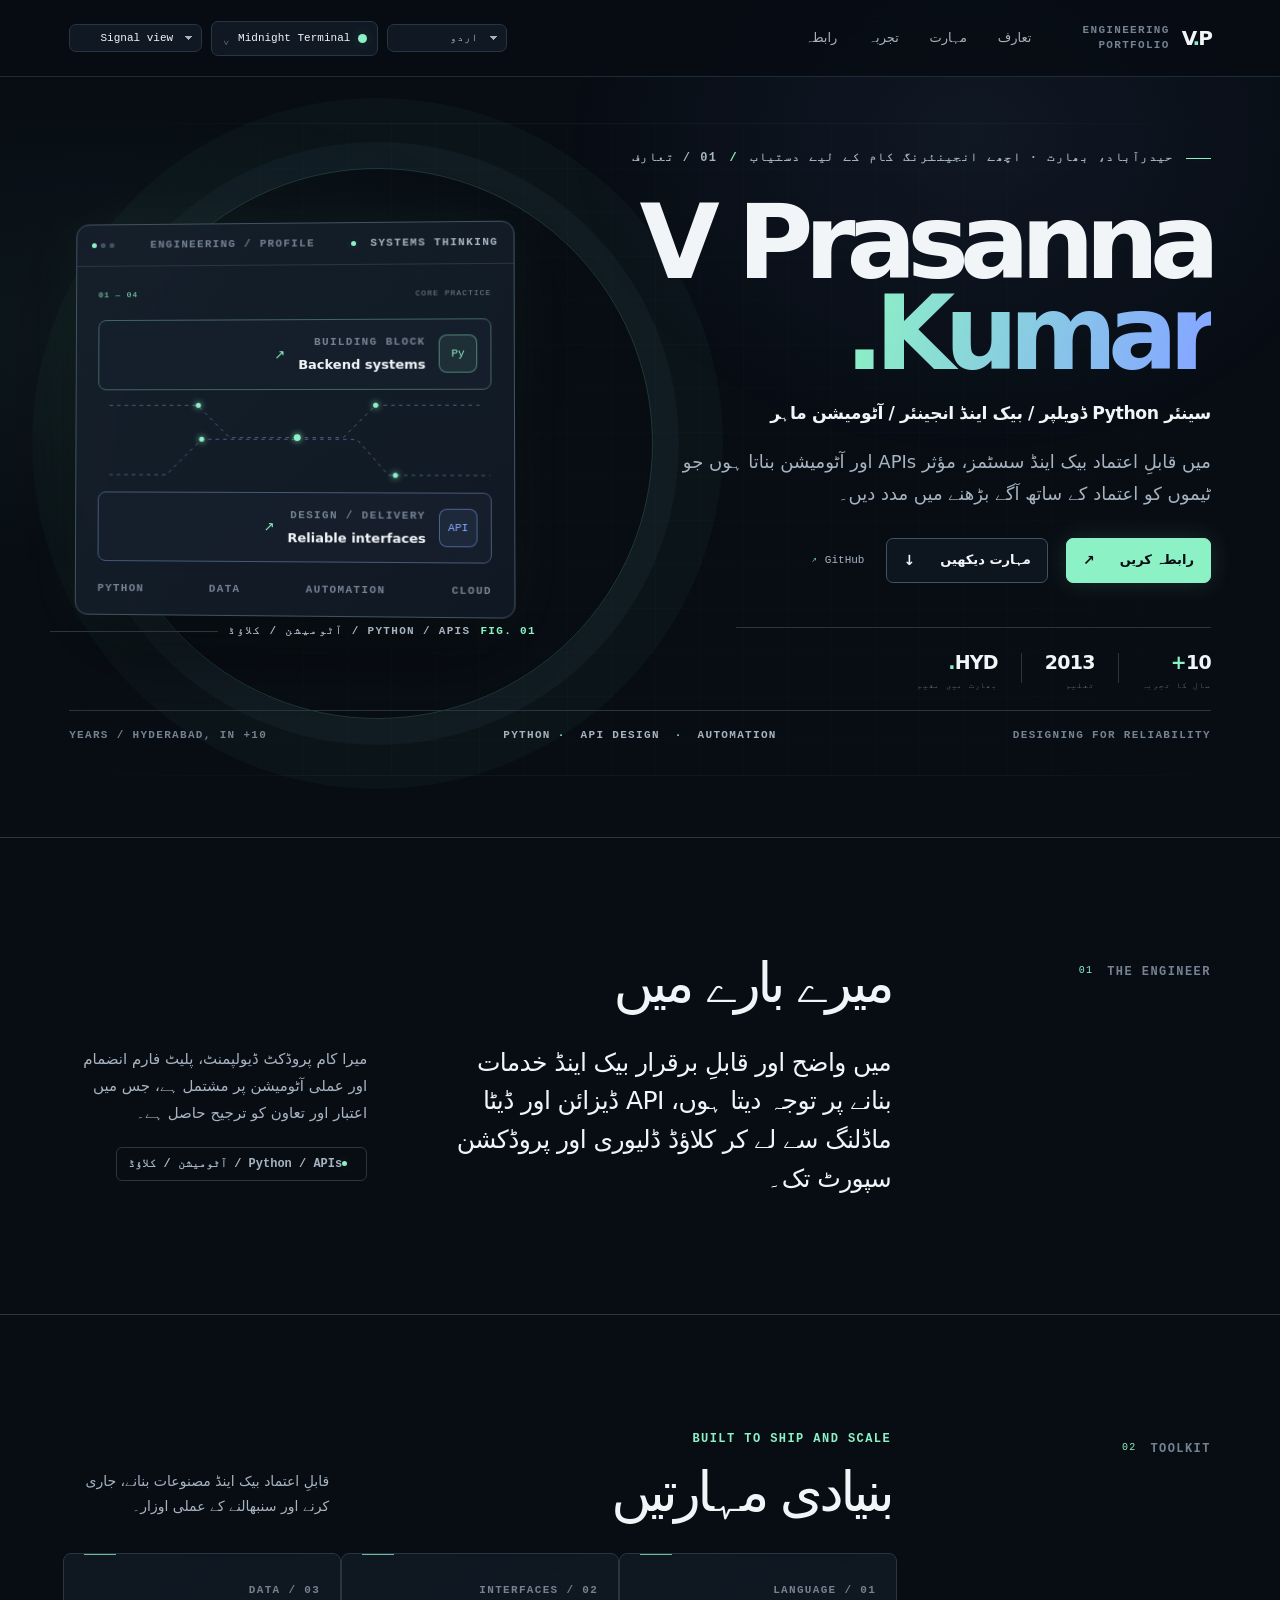
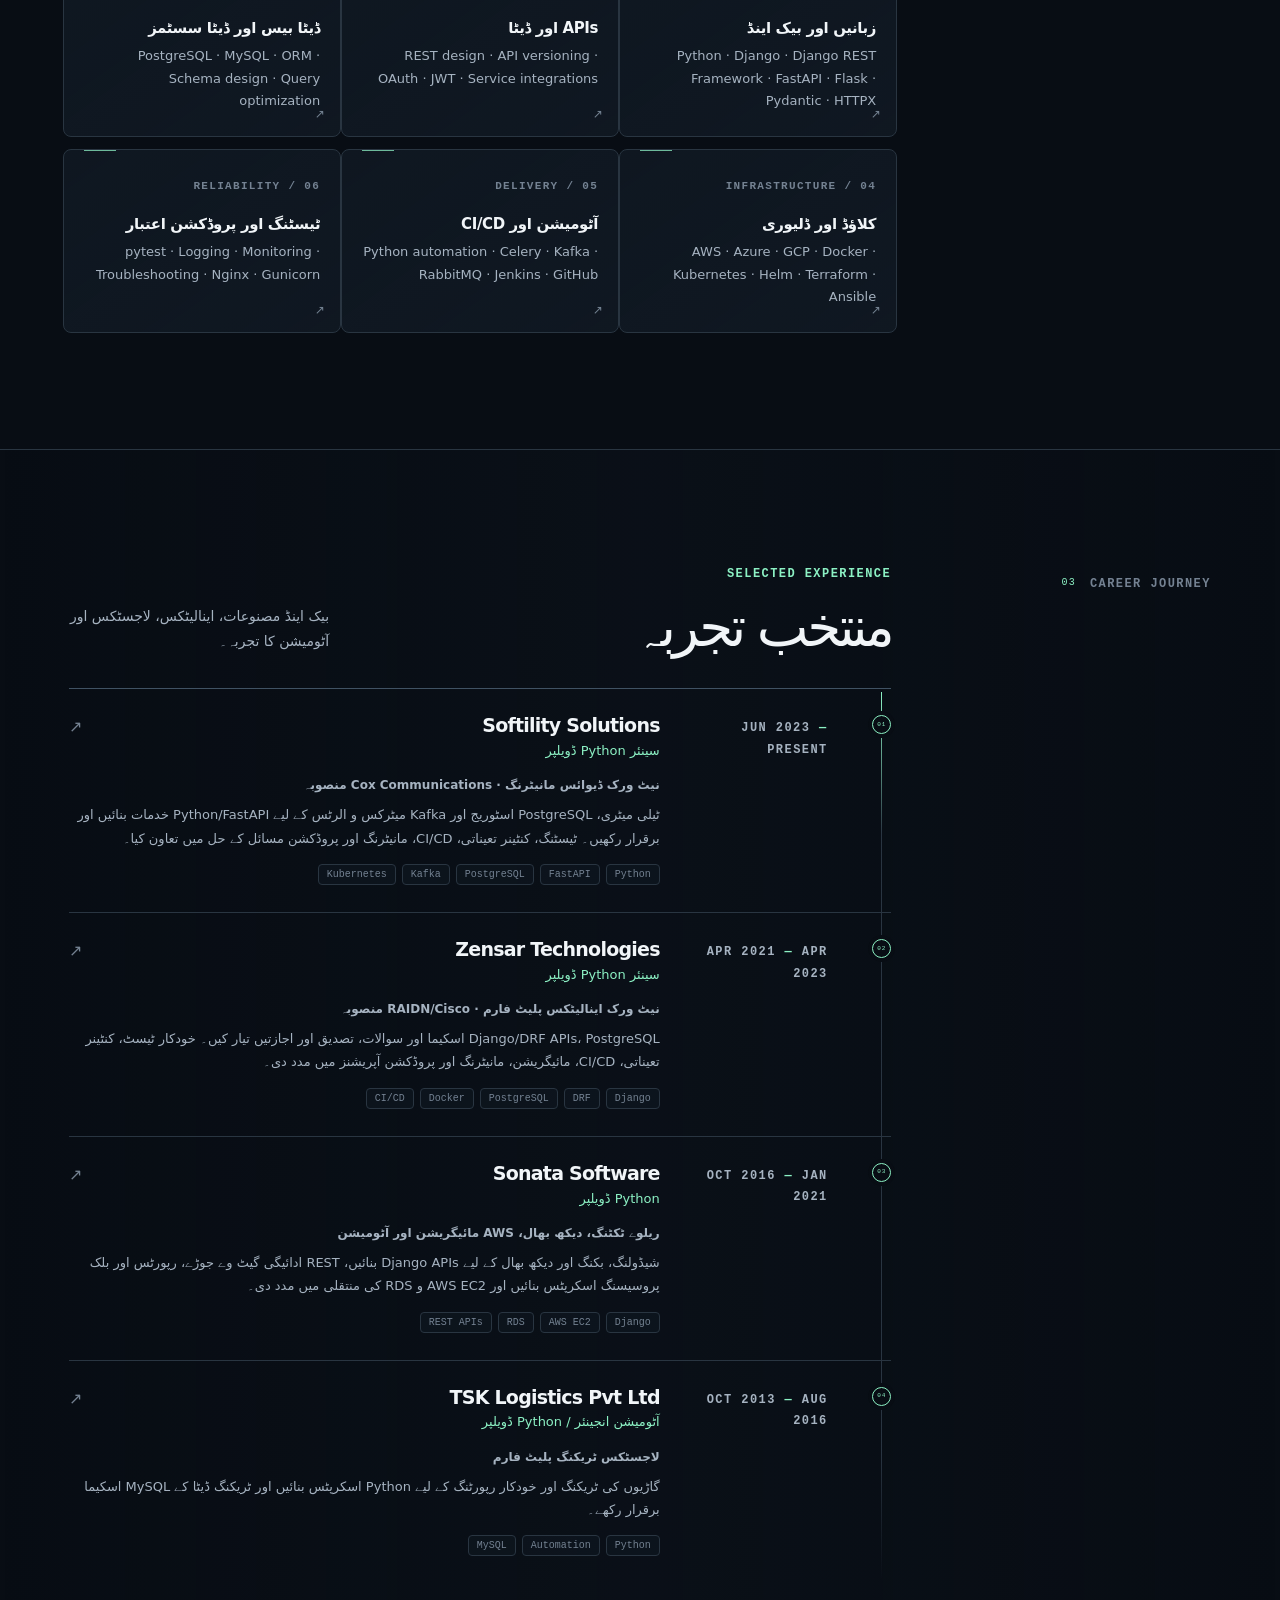
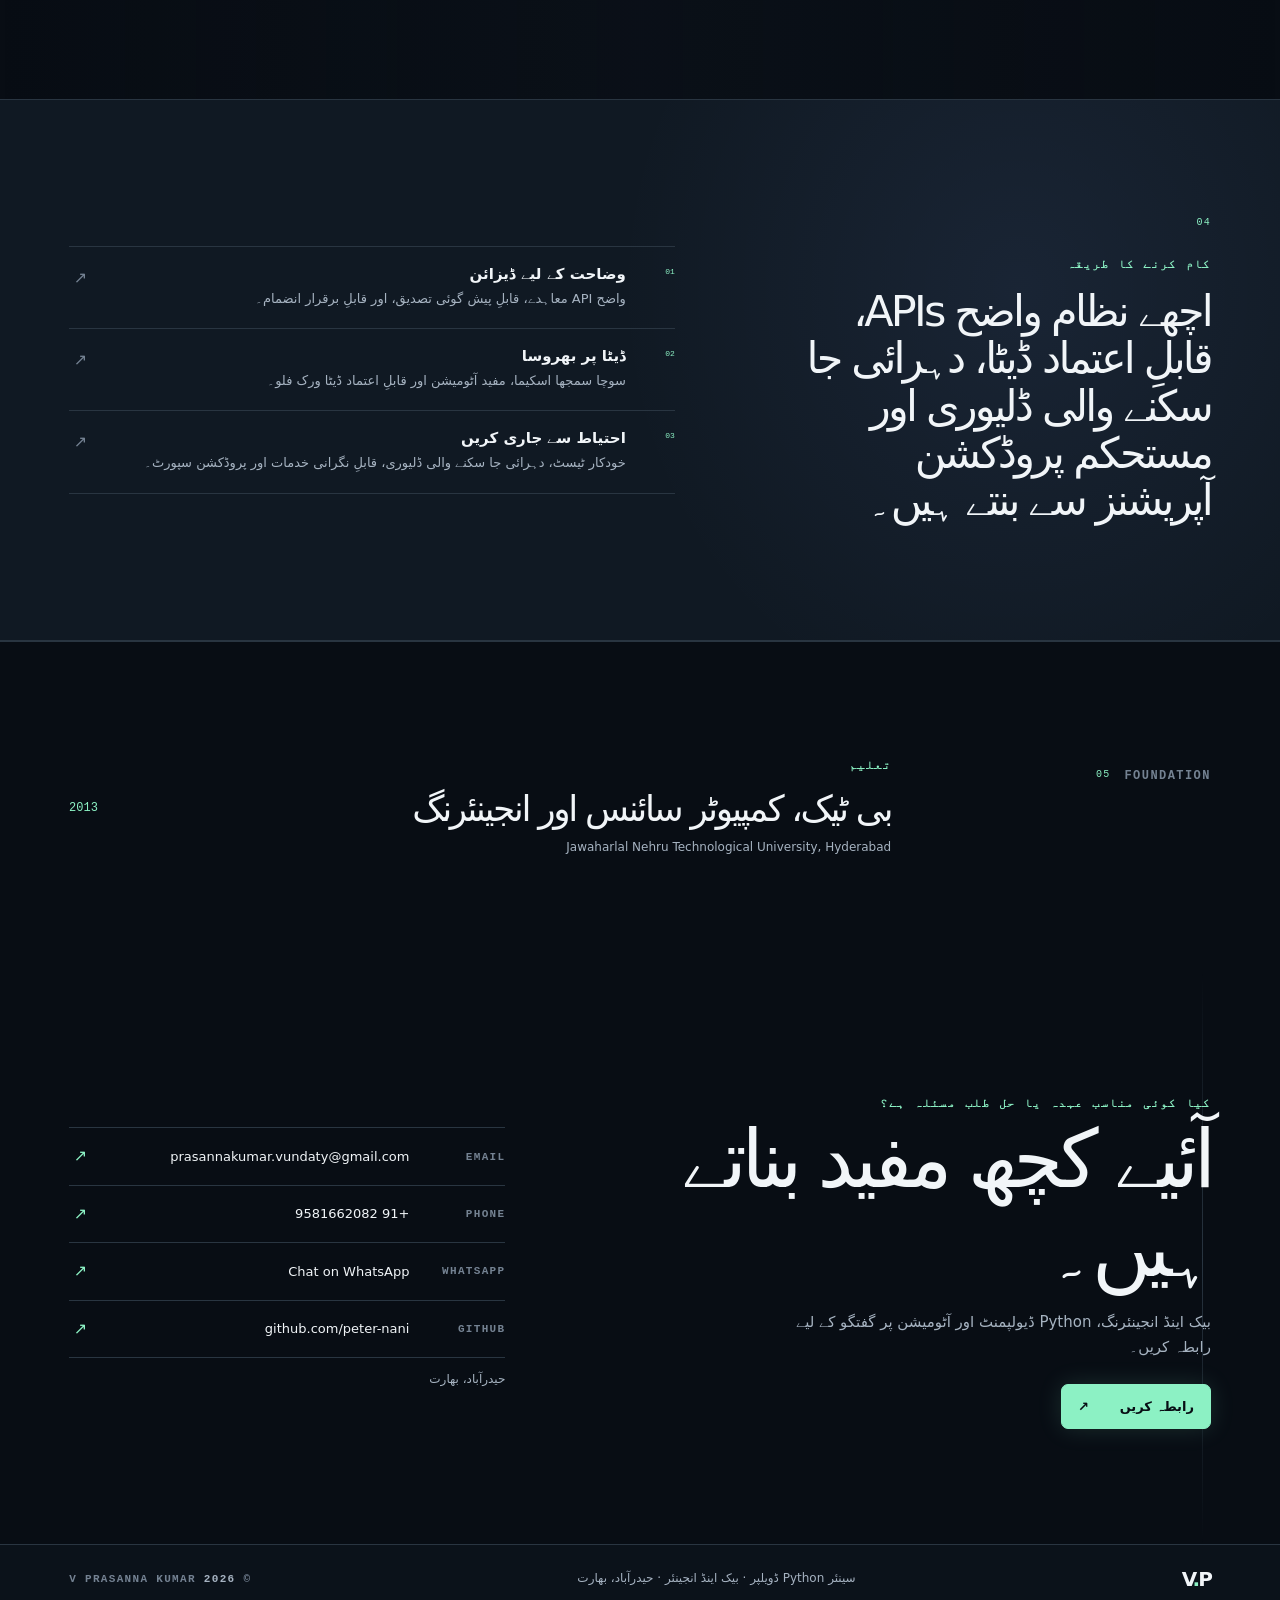
<file: ur/index.html>
<!doctype html>
<html lang="ur" dir="rtl">
<head>
  <meta charset="utf-8">
  <meta name="viewport" content="width=device-width, initial-scale=1">
  <meta name="theme-color" content="#080d14">
  <meta name="author" content="V Prasanna Kumar">
  <meta name="robots" content="index, follow, max-snippet:-1, max-image-preview:large">
  <meta name="description" content="Python، Django، Django REST Framework اور FastAPI کے ساتھ قابلِ برقرار خدمات بنانے کا 10+ سالہ تجربہ رکھنے والا سینئر Python ڈویلپر۔ حیدرآباد، بھارت.">
  <meta property="og:type" content="profile">
  <meta property="og:site_name" content="V Prasanna Kumar — Engineering Portfolio">
  <meta property="og:locale" content="ur_PK">
  <meta property="og:title" content="سینئر Python ڈویلپر | V Prasanna Kumar">
  <meta property="og:description" content="میں قابلِ اعتماد بیک اینڈ سسٹمز، مؤثر APIs اور آٹومیشن بناتا ہوں جو ٹیموں کو اعتماد کے ساتھ آگے بڑھنے میں مدد دیں۔">
  <meta property="og:url" content="./">
  <meta name="twitter:card" content="summary">
  <meta name="twitter:title" content="سینئر Python ڈویلپر | V Prasanna Kumar">
  <meta name="twitter:description" content="میں قابلِ اعتماد بیک اینڈ سسٹمز، مؤثر APIs اور آٹومیشن بناتا ہوں جو ٹیموں کو اعتماد کے ساتھ آگے بڑھنے میں مدد دیں۔">
  <title>سینئر Python ڈویلپر | V Prasanna Kumar</title>
  <link rel="canonical" href="./">
  <link rel="alternate" hreflang="en" href="../en/">
  <link rel="alternate" hreflang="hi" href="../hi/">
  <link rel="alternate" hreflang="te" href="../te/">
  <link rel="alternate" hreflang="zh" href="../zh/">
  <link rel="alternate" hreflang="de" href="../de/">
  <link rel="alternate" hreflang="ur" href="../ur/">
  <link rel="alternate" hreflang="es" href="../es/">
  <link rel="alternate" hreflang="pt" href="../pt/">
  <link rel="alternate" hreflang="ru" href="../ru/">
  <link rel="alternate" hreflang="ar" href="../ar/">
  <link rel="alternate" hreflang="fr" href="../fr/">
  <link rel="alternate" hreflang="ko" href="../ko/">
  <link rel="alternate" hreflang="x-default" href="../en/">
  <link rel="icon" href="../favicon.svg" type="image/svg+xml">
  <script src="../theme-init.js"></script>
  <link href="https://cdn.jsdelivr.net/npm/bootstrap@5.3.8/dist/css/bootstrap.min.css" rel="stylesheet" integrity="sha384-sRIl4kxILFvY47J16cr9ZwB07vP4J8+LH7qKQnuqkuIAvNWLzeN8tE5YBujZqJLB" crossorigin="anonymous">
  <link rel="stylesheet" href="../styles.css">
  <link rel="stylesheet" href="../themes.css">
  <link rel="stylesheet" href="../views.css">
  <script type="application/ld+json">{"@context":"https://schema.org","@type":"ProfilePage","name":"سینئر Python ڈویلپر | V Prasanna Kumar","url":"./","mainEntity":{"@type":"Person","name":"V Prasanna Kumar","jobTitle":"سینئر Python ڈویلپر | بیک اینڈ انجینئر | آٹومیشن ماہر","description":"Python، Django، Django REST Framework اور FastAPI کے ساتھ قابلِ برقرار خدمات بنانے کا 10+ سالہ تجربہ رکھنے والا سینئر Python ڈویلپر۔","url":"./","email":"mailto:prasannakumar.vundaty@gmail.com","sameAs":["https://github.com/peter-nani"],"address":{"@type":"PostalAddress","addressLocality":"Hyderabad","addressCountry":"IN"},"knowsAbout":["Python","Django","FastAPI","REST API Development","PostgreSQL","AWS","Docker","Kubernetes","Automation"]}}</script>
</head>
<body data-theme="midnight" data-view="signal">
  <a class="skip-link" href="#main">Skip to content</a>
  <div class="ambient" aria-hidden="true"></div>
  <header class="site-header">
    <div class="header-inner container-fluid">
      <a class="brand" href="#top" aria-label="V Prasanna Kumar — home"><span class="brand-mark">V<span>.</span>P</span><span class="brand-caption">ENGINEERING<br>PORTFOLIO</span></a>
      <nav class="main-nav" aria-label="Main navigation">
        <a href="#about" data-i="navAbout">تعارف</a><a href="#expertise" data-i="navExpertise">مہارت</a><a href="#experience" data-i="navExperience">تجربہ</a><a href="#contact" data-i="navContact">رابطہ</a>
      </nav>
      <div class="header-tools">
        <label class="visually-hidden" for="language">Choose language</label>
        <select id="language" class="form-select form-select-sm language-select" aria-label="Choose language">
          <option value="en">EN · English</option><option value="hi">हिंदी</option><option value="te">తెలుగు</option><option value="zh">中文</option><option value="de">Deutsch</option><option value="ur">اردو</option><option value="es">Español</option><option value="pt">Português</option><option value="ru">Русский</option><option value="ar">العربية</option><option value="fr">Français</option><option value="ko">한국어</option>
        </select>
        <details class="theme-picker">
          <summary aria-label="Choose a color theme"><span class="theme-current-dot"></span><span class="theme-current-name">Midnight Terminal</span><span class="chevron" aria-hidden="true">⌄</span></summary>
          <div class="theme-menu" role="group" aria-label="Color themes">
            <button type="button" class="theme-option" data-theme-value="midnight" aria-pressed="true"><i class="swatch swatch-midnight"></i>Midnight Terminal</button>
            <button type="button" class="theme-option" data-theme-value="navy" aria-pressed="false"><i class="swatch swatch-navy"></i>Executive Navy</button>
            <button type="button" class="theme-option" data-theme-value="nordic" aria-pressed="false"><i class="swatch swatch-nordic"></i>Nordic Light</button>
            <button type="button" class="theme-option" data-theme-value="violet" aria-pressed="false"><i class="swatch swatch-violet"></i>Electric Violet</button>
            <button type="button" class="theme-option" data-theme-value="emerald" aria-pressed="false"><i class="swatch swatch-emerald"></i>Emerald Studio</button>
            <button type="button" class="theme-option" data-theme-value="sunset" aria-pressed="false"><i class="swatch swatch-sunset"></i>Sunset Gradient</button>
            <button type="button" class="theme-option" data-theme-value="mono" aria-pressed="false"><i class="swatch swatch-mono"></i>Monochrome Editorial</button>
            <button type="button" class="theme-option" data-theme-value="ocean" aria-pressed="false"><i class="swatch swatch-ocean"></i>Oceanic Teal</button>
            <button type="button" class="theme-option" data-theme-value="sand" aria-pressed="false"><i class="swatch swatch-sand"></i>Warm Sand</button>
            <button type="button" class="theme-option" data-theme-value="cyber" aria-pressed="false"><i class="swatch swatch-cyber"></i>Cyberpunk Contrast</button>
            <button type="button" class="theme-option" data-theme-value="royal" aria-pressed="false"><i class="swatch swatch-royal"></i>Royal Blue</button>
            <button type="button" class="theme-option" data-theme-value="rose" aria-pressed="false"><i class="swatch swatch-rose"></i>Soft Rose</button>
          </div>
        </details>
        <label class="visually-hidden" for="view">Choose design version</label>
        <select id="view" class="form-select form-select-sm view-select" aria-label="Choose design version"><option value="signal">Signal view</option><option value="editorial">Editorial view</option><option value="studio">Studio view</option></select>
      </div>
    </div>
  </header>

  <main id="main">
    <section class="hero container-xxl" id="top" aria-labelledby="hero-title">
      <div class="hero-grid row align-items-center g-5">
        <div class="hero-copy col-lg-7 reveal">
          <div class="eyebrow"><span class="eyebrow-line"></span><span data-i="location">حیدرآباد، بھارت · اچھے انجینئرنگ کام کے لیے دستیاب</span><span class="eyebrow-divider">/</span><span data-i="profileLabel">01 / تعارف</span></div>
          <h1 id="hero-title">V Prasanna<br><span class="name-accent">Kumar<span class="name-period">.</span></span></h1>
          <p class="role-line" data-i="headline">سینئر Python ڈویلپر / بیک اینڈ انجینئر / آٹومیشن ماہر</p>
          <p class="hero-intro" data-i="intro">میں قابلِ اعتماد بیک اینڈ سسٹمز، مؤثر APIs اور آٹومیشن بناتا ہوں جو ٹیموں کو اعتماد کے ساتھ آگے بڑھنے میں مدد دیں۔</p>
          <div class="hero-actions">
            <a class="btn btn-primary action-primary" href="mailto:prasannakumar.vundaty@gmail.com"><span data-i="contactMe">رابطہ کریں</span><span class="button-arrow" aria-hidden="true">↗</span></a>
            <a class="btn btn-outline-secondary action-secondary" href="#expertise"><span data-i="explore">مہارت دیکھیں</span><span class="button-arrow" aria-hidden="true">↓</span></a>
            <a class="github-link" href="https://github.com/peter-nani" target="_blank" rel="noopener noreferrer">GitHub <span aria-hidden="true">↗</span></a>
          </div>
          <div class="hero-facts"><div><strong>10<span>+</span></strong><small data-i="years">سال کا تجربہ</small></div><span class="fact-divider"></span><div><strong>2013</strong><small data-i="educationTitle">تعلیم</small></div><span class="fact-divider"></span><div><strong>HYD<span>.</span></strong><small data-i="based">بھارت میں مقیم</small></div></div>
        </div>
        <div class="hero-art col-lg-5 reveal" role="group" aria-label="Technical focus: Python, APIs, automation, cloud">
          <div class="orbit orbit-one"></div><div class="orbit orbit-two"></div>
          <div class="console-window">
            <div class="console-top"><div class="console-lights"><i></i><i></i><i></i></div><span>ENGINEERING / PROFILE</span><span class="console-live"><i></i> SYSTEMS THINKING</span></div>
            <div class="console-content">
              <div class="console-index">01 — 04 <span>CORE PRACTICE</span></div>
              <div class="console-node"><div class="node-glyph">Py</div><div><small>BUILDING BLOCK</small><strong>Backend systems</strong></div><span class="node-mark">↗</span></div>
              <div class="circuit-map" aria-hidden="true"><svg viewBox="0 0 440 120" role="presentation"><path d="M2 18h105l38 38h80m0 0h54l38-38h121M2 100h68l42-42h113m0 0h70l37 42h118"/><circle cx="108" cy="18" r="3"/><circle cx="225" cy="56" r="4"/><circle cx="317" cy="18" r="3"/><circle cx="112" cy="58" r="3"/><circle cx="340" cy="100" r="3"/></svg></div>
              <div class="console-node node-secondary"><div class="node-glyph">API</div><div><small>DESIGN / DELIVERY</small><strong>Reliable interfaces</strong></div><span class="node-mark">↗</span></div>
              <div class="console-foot"><span>PYTHON</span><span>DATA</span><span>AUTOMATION</span><span>CLOUD</span></div>
            </div>
          </div>
          <div class="art-caption"><span class="caption-index">FIG. 01</span><span data-i="heroFocus">Python / APIs / آٹومیشن / کلاؤڈ</span><span class="caption-rule"></span></div>
        </div>
      </div>
      <div class="hero-bottomline"><span>DESIGNING FOR RELIABILITY</span><span class="bottomline-center">PYTHON<span>·</span> API DESIGN <span>·</span> AUTOMATION</span><span>10+ YEARS / HYDERABAD, IN</span></div>
    </section>

    <section class="content-section about-section" id="about" aria-labelledby="about-heading">
      <div class="container-xxl section-grid"><div class="section-aside reveal"><span class="section-number">01</span><span class="section-kicker">THE ENGINEER</span></div><div class="section-main reveal"><h2 id="about-heading" data-i="aboutTitle">میرے بارے میں</h2><div class="about-columns"><p class="about-lead" data-i="aboutCopy">میں واضح اور قابلِ برقرار بیک اینڈ خدمات بنانے پر توجہ دیتا ہوں، API ڈیزائن اور ڈیٹا ماڈلنگ سے لے کر کلاؤڈ ڈلیوری اور پروڈکشن سپورٹ تک۔</p><div><p class="body-copy" data-i="aboutSub">میرا کام پروڈکٹ ڈیولپمنٹ، پلیٹ فارم انضمام اور عملی آٹومیشن پر مشتمل ہے، جس میں اعتبار اور تعاون کو ترجیح حاصل ہے۔</p><div class="focus-stamp"><span class="stamp-dot"></span><span data-i="heroFocus">Python / APIs / آٹومیشن / کلاؤڈ</span></div></div></div></div></div>
    </section>

    <section class="content-section expertise-section" id="expertise" aria-labelledby="expertise-heading">
      <div class="container-xxl section-grid"><div class="section-aside reveal"><span class="section-number">02</span><span class="section-kicker">TOOLKIT</span></div><div class="section-main"><div class="section-heading-row reveal"><div><p class="micro-label">BUILT TO SHIP AND SCALE</p><h2 id="expertise-heading" data-i="expertiseTitle">بنیادی مہارتیں</h2></div><p class="heading-aside" data-i="skillIntro">قابلِ اعتماد بیک اینڈ مصنوعات بنانے، جاری کرنے اور سنبھالنے کے عملی اوزار۔</p></div>
        <div class="expertise-grid row g-3">
          <article class="skill-panel col-md-6 col-xl-4 reveal"><span class="skill-index">01 / LANGUAGE</span><h3 data-i="backend">زبانیں اور بیک اینڈ</h3><p>Python · Django · Django REST Framework · FastAPI · Flask · Pydantic · HTTPX</p><span class="panel-corner" aria-hidden="true">↗</span></article>
          <article class="skill-panel col-md-6 col-xl-4 reveal"><span class="skill-index">02 / INTERFACES</span><h3 data-i="apiData">APIs اور ڈیٹا</h3><p>REST design · API versioning · OAuth · JWT · Service integrations</p><span class="panel-corner" aria-hidden="true">↗</span></article>
          <article class="skill-panel col-md-6 col-xl-4 reveal"><span class="skill-index">03 / DATA</span><h3 data-i="dataTitle">ڈیٹا بیس اور ڈیٹا سسٹمز</h3><p>PostgreSQL · MySQL · ORM · Schema design · Query optimization</p><span class="panel-corner" aria-hidden="true">↗</span></article>
          <article class="skill-panel col-md-6 col-xl-4 reveal"><span class="skill-index">04 / INFRASTRUCTURE</span><h3 data-i="cloud">کلاؤڈ اور ڈلیوری</h3><p>AWS · Azure · GCP · Docker · Kubernetes · Helm · Terraform · Ansible</p><span class="panel-corner" aria-hidden="true">↗</span></article>
          <article class="skill-panel col-md-6 col-xl-4 reveal"><span class="skill-index">05 / DELIVERY</span><h3 data-i="automation">آٹومیشن اور CI/CD</h3><p>Python automation · Celery · Kafka · RabbitMQ · Jenkins · GitHub</p><span class="panel-corner" aria-hidden="true">↗</span></article>
          <article class="skill-panel col-md-6 col-xl-4 reveal"><span class="skill-index">06 / RELIABILITY</span><h3 data-i="reliability">ٹیسٹنگ اور پروڈکشن اعتبار</h3><p>pytest · Logging · Monitoring · Troubleshooting · Nginx · Gunicorn</p><span class="panel-corner" aria-hidden="true">↗</span></article>
        </div>
      </div></div>
    </section>

    <section class="content-section experience-section" id="experience" aria-labelledby="experience-heading">
      <div class="container-xxl section-grid"><div class="section-aside reveal"><span class="section-number">03</span><span class="section-kicker">CAREER JOURNEY</span></div><div class="section-main"><div class="section-heading-row reveal"><div><p class="micro-label">SELECTED EXPERIENCE</p><h2 id="experience-heading" data-i="experienceTitle">منتخب تجربہ</h2></div><p class="heading-aside" data-i="experienceIntro">بیک اینڈ مصنوعات، اینالیٹکس، لاجسٹکس اور آٹومیشن کا تجربہ۔</p></div>
        <div class="timeline">
          <article class="timeline-entry reveal"><div class="timeline-marker"><span>01</span></div><div class="timeline-date">JUN 2023 <span>—</span> PRESENT</div><div class="timeline-body"><div class="job-heading"><div><h3>Softility Solutions</h3><p class="job-title" data-i="softilityTitle">سینئر Python ڈویلپر</p></div><span class="job-arrow" aria-hidden="true">↗</span></div><p class="project-context" data-i="softilityProject">نیٹ ورک ڈیوائس مانیٹرنگ · Cox Communications منصوبہ</p><p class="job-description" data-i="softilityCopy">ٹیلی میٹری، PostgreSQL اسٹوریج اور Kafka میٹرکس و الرٹس کے لیے Python/FastAPI خدمات بنائیں اور برقرار رکھیں۔ ٹیسٹنگ، کنٹینر تعیناتی، CI/CD، مانیٹرنگ اور پروڈکشن مسائل کے حل میں تعاون کیا۔</p><div class="tag-list"><span>Python</span><span>FastAPI</span><span>PostgreSQL</span><span>Kafka</span><span>Kubernetes</span></div></div></article>
          <article class="timeline-entry reveal"><div class="timeline-marker"><span>02</span></div><div class="timeline-date">APR 2021 <span>—</span> APR 2023</div><div class="timeline-body"><div class="job-heading"><div><h3>Zensar Technologies</h3><p class="job-title" data-i="zensarTitle">سینئر Python ڈویلپر</p></div><span class="job-arrow" aria-hidden="true">↗</span></div><p class="project-context" data-i="zensarProject">نیٹ ورک اینالیٹکس پلیٹ فارم · RAIDN/Cisco منصوبہ</p><p class="job-description" data-i="zensarCopy">Django/DRF APIs، PostgreSQL اسکیما اور سوالات، تصدیق اور اجازتیں تیار کیں۔ خودکار ٹیسٹ، کنٹینر تعیناتی، CI/CD، مائیگریشن، مانیٹرنگ اور پروڈکشن آپریشنز میں مدد دی۔</p><div class="tag-list"><span>Django</span><span>DRF</span><span>PostgreSQL</span><span>Docker</span><span>CI/CD</span></div></div></article>
          <article class="timeline-entry reveal"><div class="timeline-marker"><span>03</span></div><div class="timeline-date">OCT 2016 <span>—</span> JAN 2021</div><div class="timeline-body"><div class="job-heading"><div><h3>Sonata Software</h3><p class="job-title" data-i="sonataTitle">Python ڈویلپر</p></div><span class="job-arrow" aria-hidden="true">↗</span></div><p class="project-context" data-i="sonataProject">ریلوے ٹکٹنگ، دیکھ بھال، AWS مائیگریشن اور آٹومیشن</p><p class="job-description" data-i="sonataCopy">شیڈولنگ، بکنگ اور دیکھ بھال کے لیے Django APIs بنائیں، REST ادائیگی گیٹ وے جوڑے، رپورٹس اور بلک پروسیسنگ اسکرپٹس بنائیں اور AWS EC2 و RDS کی منتقلی میں مدد دی۔</p><div class="tag-list"><span>Django</span><span>AWS EC2</span><span>RDS</span><span>REST APIs</span></div></div></article>
          <article class="timeline-entry reveal"><div class="timeline-marker"><span>04</span></div><div class="timeline-date">OCT 2013 <span>—</span> AUG 2016</div><div class="timeline-body"><div class="job-heading"><div><h3>TSK Logistics Pvt Ltd</h3><p class="job-title" data-i="tskTitle">آٹومیشن انجینئر / Python ڈویلپر</p></div><span class="job-arrow" aria-hidden="true">↗</span></div><p class="project-context" data-i="tskProject">لاجسٹکس ٹریکنگ پلیٹ فارم</p><p class="job-description" data-i="tskCopy">گاڑیوں کی ٹریکنگ اور خودکار رپورٹنگ کے لیے Python اسکرپٹس بنائیں اور ٹریکنگ ڈیٹا کے MySQL اسکیما برقرار رکھے۔</p><div class="tag-list"><span>Python</span><span>Automation</span><span>MySQL</span></div></div></article>
        </div>
      </div></div>
    </section>

    <section class="approach-section" aria-labelledby="approach-heading"><div class="container-xxl approach-inner"><div class="approach-intro reveal"><span class="section-number">04</span><p class="micro-label" data-i="focusLabel">کام کرنے کا طریقہ</p><h2 id="approach-heading" data-i="focusCopy">اچھے نظام واضح APIs، قابلِ اعتماد ڈیٹا، دہرائی جا سکنے والی ڈلیوری اور مستحکم پروڈکشن آپریشنز سے بنتے ہیں۔</h2></div><div class="approach-list"><article class="approach-item reveal"><span>01</span><div><h3 data-i="approachApi">وضاحت کے لیے ڈیزائن</h3><p data-i="approachApiCopy">واضح API معاہدے، قابلِ پیش گوئی تصدیق، اور قابلِ برقرار انضمام۔</p></div><i aria-hidden="true">↗</i></article><article class="approach-item reveal"><span>02</span><div><h3 data-i="approachData">ڈیٹا پر بھروسا</h3><p data-i="approachDataCopy">سوچا سمجھا اسکیما، مفید آٹومیشن اور قابلِ اعتماد ڈیٹا ورک فلو۔</p></div><i aria-hidden="true">↗</i></article><article class="approach-item reveal"><span>03</span><div><h3 data-i="approachDelivery">احتیاط سے جاری کریں</h3><p data-i="approachDeliveryCopy">خودکار ٹیسٹ، دہرائی جا سکنے والی ڈلیوری، قابلِ نگرانی خدمات اور پروڈکشن سپورٹ۔</p></div><i aria-hidden="true">↗</i></article></div></div></section>

    <section class="content-section education-section" id="education" aria-labelledby="education-heading"><div class="container-xxl section-grid"><div class="section-aside reveal"><span class="section-number">05</span><span class="section-kicker">FOUNDATION</span></div><div class="section-main education-main reveal"><div><p class="micro-label" data-i="educationTitle">تعلیم</p><h2 id="education-heading" data-i="degree">بی ٹیک، کمپیوٹر سائنس اور انجینئرنگ</h2><p>Jawaharlal Nehru Technological University, Hyderabad</p></div><span class="education-year">2013</span></div></div></section>

    <section class="contact-section" id="contact" aria-labelledby="contact-heading"><div class="container-xxl contact-inner"><div class="contact-copy reveal"><span class="micro-label" data-i="contactLabel">کیا کوئی مناسب عہدہ یا حل طلب مسئلہ ہے؟</span><h2 id="contact-heading" data-i="contactTitle">آئیے کچھ مفید بناتے ہیں۔</h2><p data-i="contactIntro">بیک اینڈ انجینئرنگ، Python ڈیولپمنٹ اور آٹومیشن پر گفتگو کے لیے رابطہ کریں۔</p><a class="btn btn-primary action-primary contact-cta" href="mailto:prasannakumar.vundaty@gmail.com"><span data-i="contactMe">رابطہ کریں</span><span aria-hidden="true">↗</span></a></div><div class="contact-links reveal"><a href="mailto:prasannakumar.vundaty@gmail.com"><span class="contact-link-label">EMAIL</span><strong>prasannakumar.vundaty@gmail.com</strong><i aria-hidden="true">↗</i></a><a href="tel:+919581662082"><span class="contact-link-label">PHONE</span><strong>+91 9581662082</strong><i aria-hidden="true">↗</i></a><a href="https://wa.me/919581662082" target="_blank" rel="noopener noreferrer"><span class="contact-link-label">WHATSAPP</span><strong>Chat on WhatsApp</strong><i aria-hidden="true">↗</i></a><a href="https://github.com/peter-nani" target="_blank" rel="noopener noreferrer"><span class="contact-link-label">GITHUB</span><strong>github.com/peter-nani</strong><i aria-hidden="true">↗</i></a><p class="contact-location" data-i="contactLocation">حیدرآباد، بھارت</p></div></div></section>
  </main>

  <footer class="site-footer"><div class="container-xxl footer-inner"><a class="brand" href="#top"><span class="brand-mark">V<span>.</span>P</span></a><p data-i="footer">سینئر Python ڈویلپر · بیک اینڈ انجینئر · حیدرآباد، بھارت</p><span class="footer-code">© <span id="year"></span> V PRASANNA KUMAR</span></div></footer>
  <script src="../translations.js"></script>
  <script src="../app.js" defer></script>
</body>
</html>
</file>
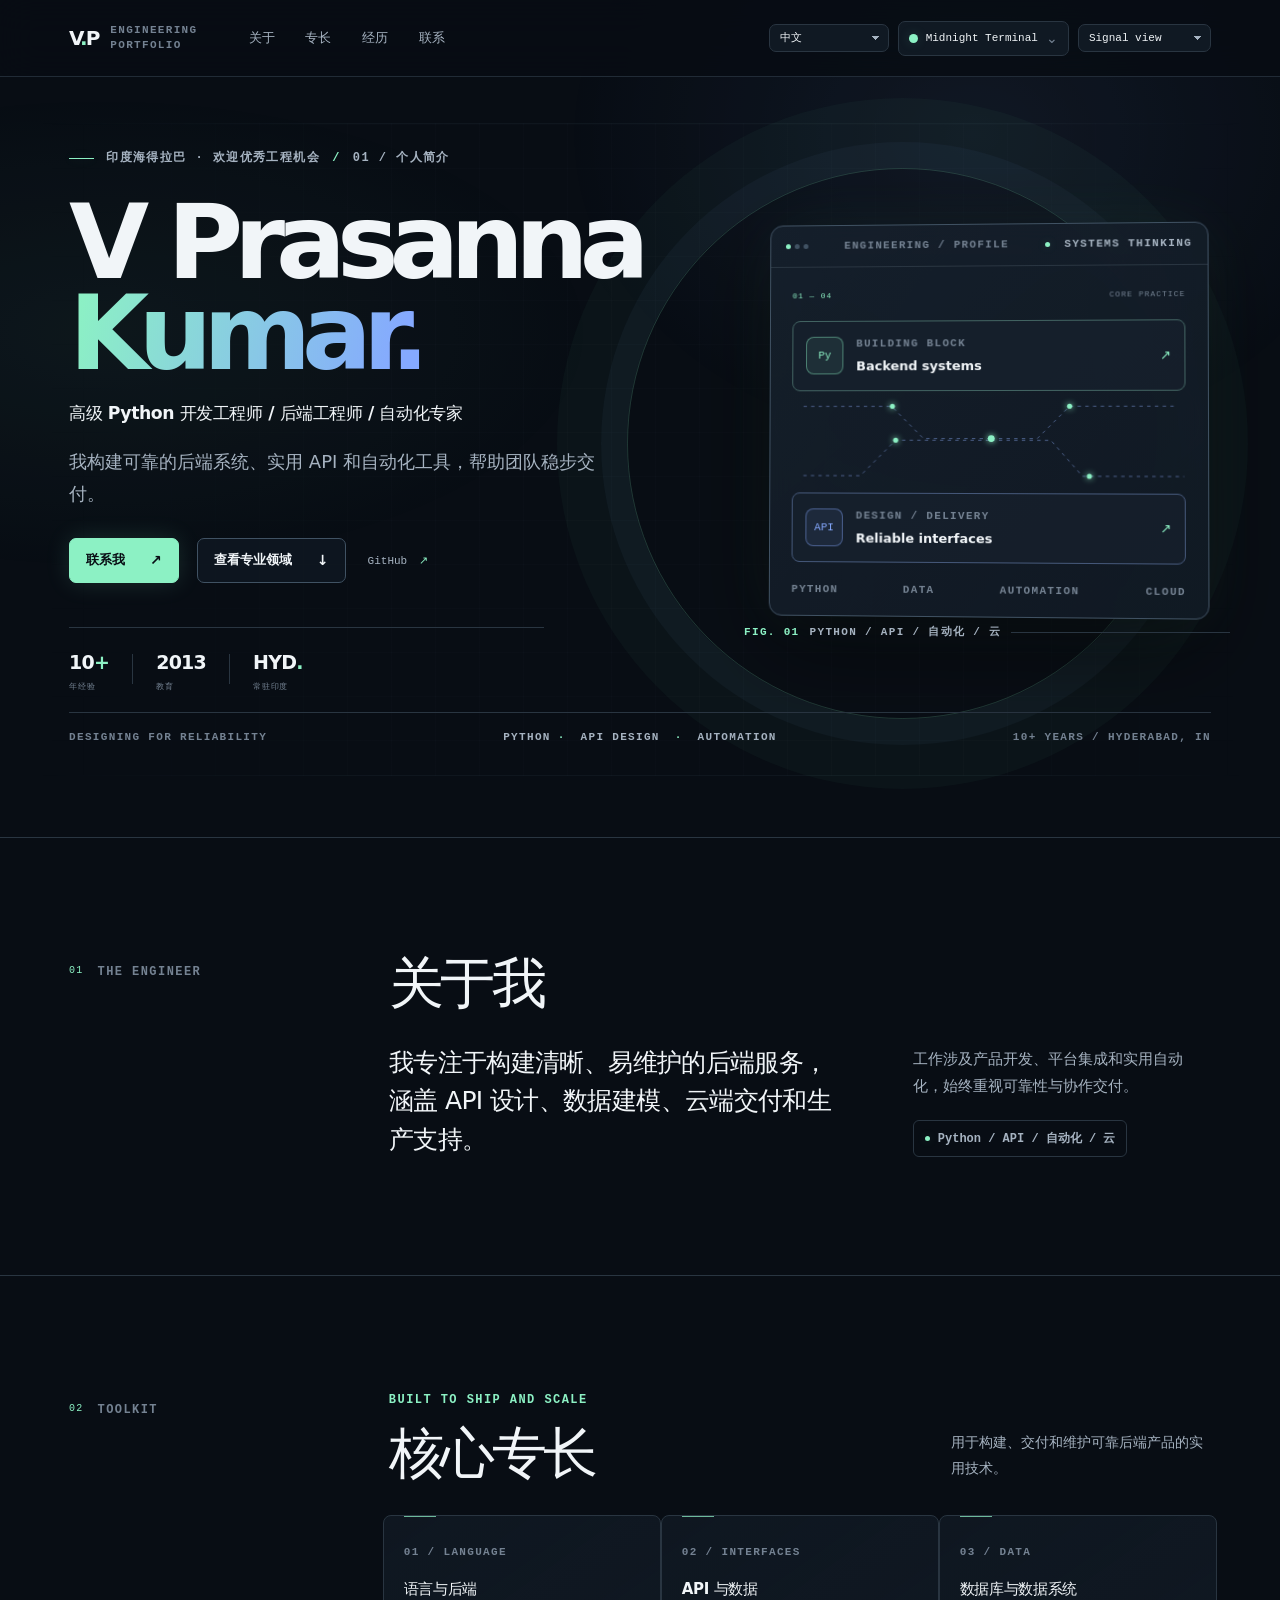
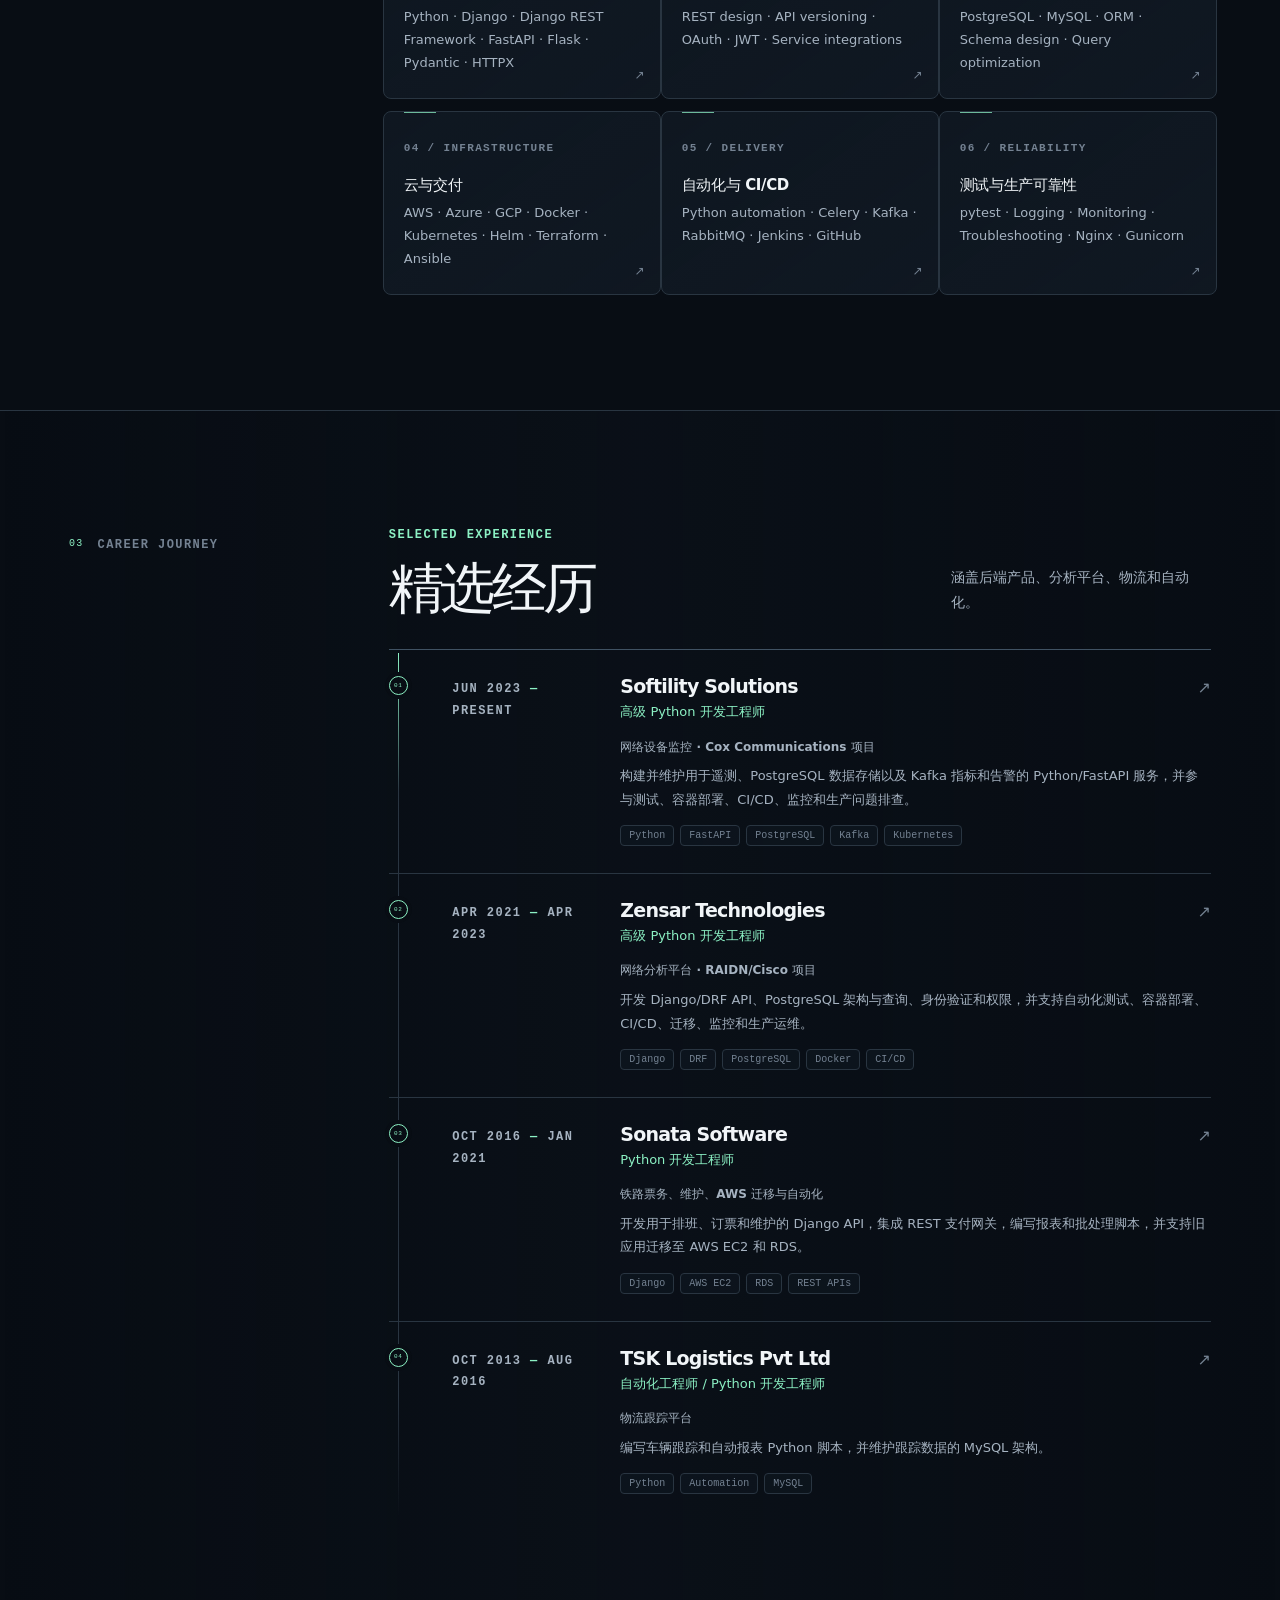
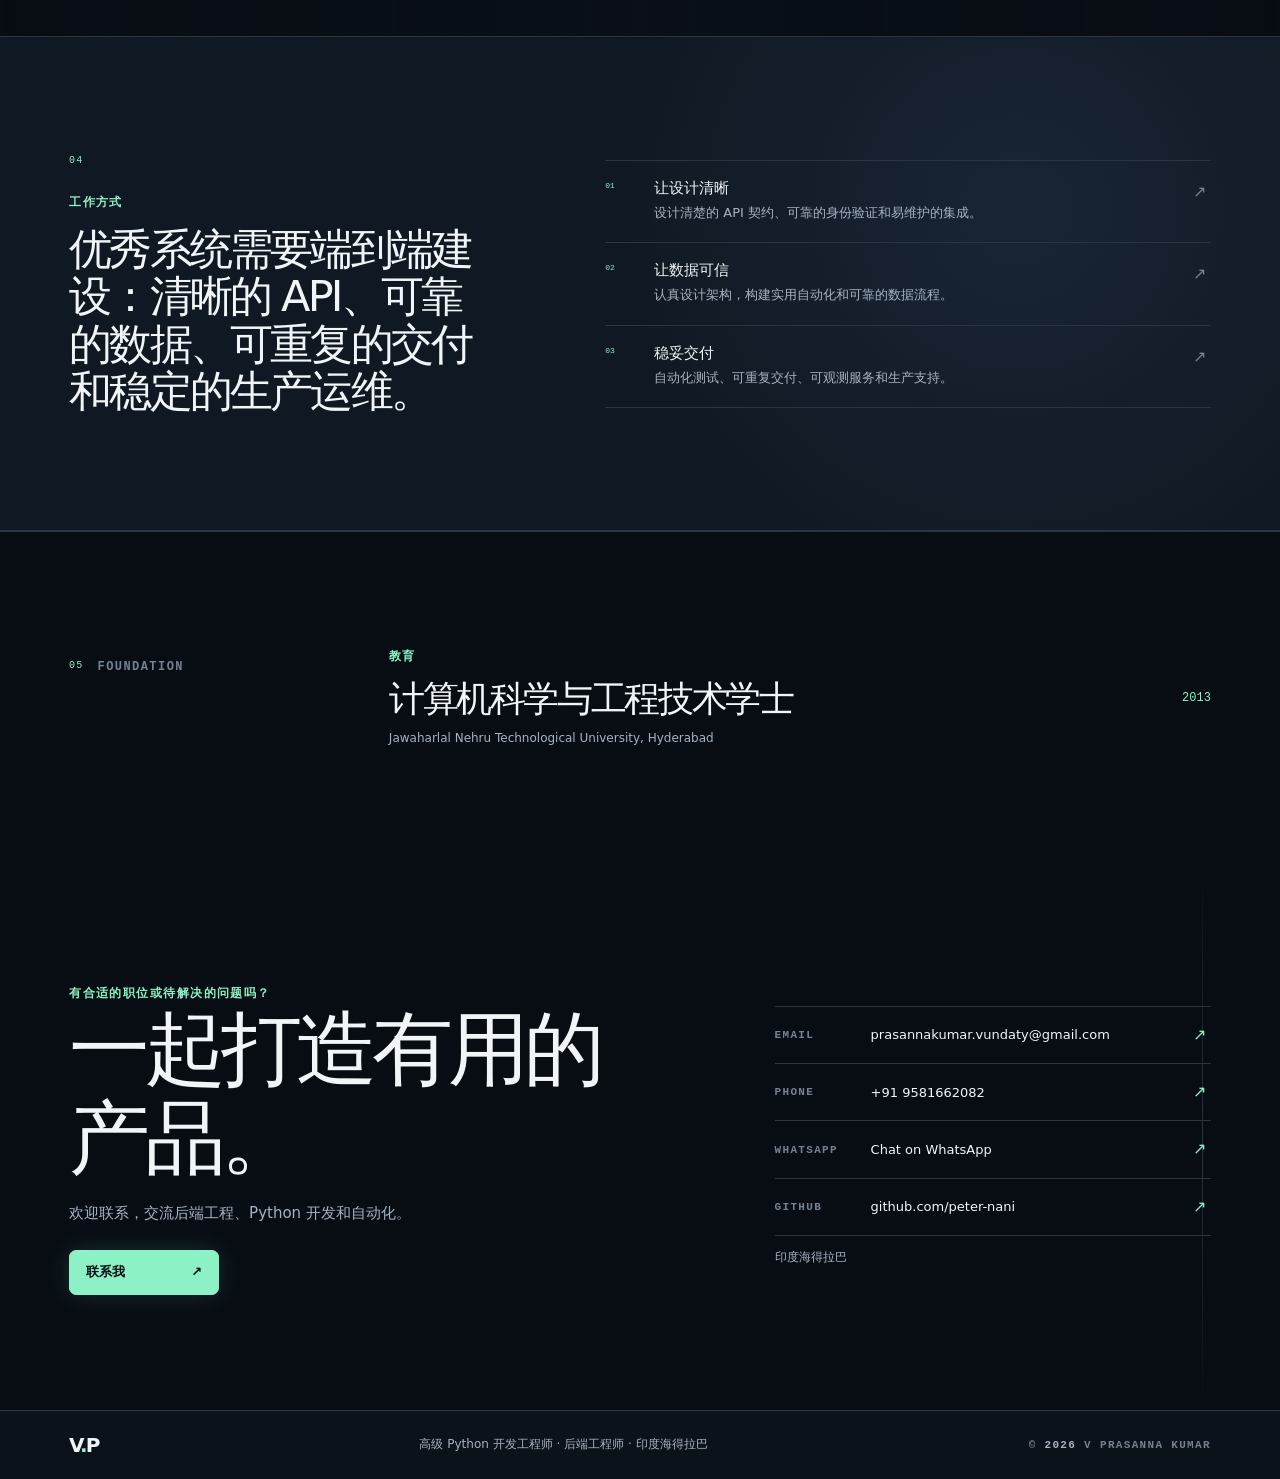
<file: zh/index.html>
<!doctype html>
<html lang="zh">
<head>
  <meta charset="utf-8">
  <meta name="viewport" content="width=device-width, initial-scale=1">
  <meta name="theme-color" content="#080d14">
  <meta name="author" content="V Prasanna Kumar">
  <meta name="robots" content="index, follow, max-snippet:-1, max-image-preview:large">
  <meta name="description" content="拥有 10 多年经验的高级 Python 开发工程师，擅长使用 Python、Django、Django REST Framework 和 FastAPI 构建易维护服务。 印度海得拉巴.">
  <meta property="og:type" content="profile">
  <meta property="og:site_name" content="V Prasanna Kumar — Engineering Portfolio">
  <meta property="og:locale" content="zh_CN">
  <meta property="og:title" content="高级 Python 开发工程师 | V Prasanna Kumar">
  <meta property="og:description" content="我构建可靠的后端系统、实用 API 和自动化工具，帮助团队稳步交付。">
  <meta property="og:url" content="./">
  <meta name="twitter:card" content="summary">
  <meta name="twitter:title" content="高级 Python 开发工程师 | V Prasanna Kumar">
  <meta name="twitter:description" content="我构建可靠的后端系统、实用 API 和自动化工具，帮助团队稳步交付。">
  <title>高级 Python 开发工程师 | V Prasanna Kumar</title>
  <link rel="canonical" href="./">
  <link rel="alternate" hreflang="en" href="../en/">
  <link rel="alternate" hreflang="hi" href="../hi/">
  <link rel="alternate" hreflang="te" href="../te/">
  <link rel="alternate" hreflang="zh" href="../zh/">
  <link rel="alternate" hreflang="de" href="../de/">
  <link rel="alternate" hreflang="ur" href="../ur/">
  <link rel="alternate" hreflang="es" href="../es/">
  <link rel="alternate" hreflang="pt" href="../pt/">
  <link rel="alternate" hreflang="ru" href="../ru/">
  <link rel="alternate" hreflang="ar" href="../ar/">
  <link rel="alternate" hreflang="fr" href="../fr/">
  <link rel="alternate" hreflang="ko" href="../ko/">
  <link rel="alternate" hreflang="x-default" href="../en/">
  <link rel="icon" href="../favicon.svg" type="image/svg+xml">
  <script src="../theme-init.js"></script>
  <link href="https://cdn.jsdelivr.net/npm/bootstrap@5.3.8/dist/css/bootstrap.min.css" rel="stylesheet" integrity="sha384-sRIl4kxILFvY47J16cr9ZwB07vP4J8+LH7qKQnuqkuIAvNWLzeN8tE5YBujZqJLB" crossorigin="anonymous">
  <link rel="stylesheet" href="../styles.css">
  <link rel="stylesheet" href="../themes.css">
  <link rel="stylesheet" href="../views.css">
  <script type="application/ld+json">{"@context":"https://schema.org","@type":"ProfilePage","name":"高级 Python 开发工程师 | V Prasanna Kumar","url":"./","mainEntity":{"@type":"Person","name":"V Prasanna Kumar","jobTitle":"高级 Python 开发工程师 | 后端工程师 | 自动化专家","description":"拥有 10 多年经验的高级 Python 开发工程师，擅长使用 Python、Django、Django REST Framework 和 FastAPI 构建易维护服务。","url":"./","email":"mailto:prasannakumar.vundaty@gmail.com","sameAs":["https://github.com/peter-nani"],"address":{"@type":"PostalAddress","addressLocality":"Hyderabad","addressCountry":"IN"},"knowsAbout":["Python","Django","FastAPI","REST API Development","PostgreSQL","AWS","Docker","Kubernetes","Automation"]}}</script>
</head>
<body data-theme="midnight" data-view="signal">
  <a class="skip-link" href="#main">Skip to content</a>
  <div class="ambient" aria-hidden="true"></div>
  <header class="site-header">
    <div class="header-inner container-fluid">
      <a class="brand" href="#top" aria-label="V Prasanna Kumar — home"><span class="brand-mark">V<span>.</span>P</span><span class="brand-caption">ENGINEERING<br>PORTFOLIO</span></a>
      <nav class="main-nav" aria-label="Main navigation">
        <a href="#about" data-i="navAbout">关于</a><a href="#expertise" data-i="navExpertise">专长</a><a href="#experience" data-i="navExperience">经历</a><a href="#contact" data-i="navContact">联系</a>
      </nav>
      <div class="header-tools">
        <label class="visually-hidden" for="language">Choose language</label>
        <select id="language" class="form-select form-select-sm language-select" aria-label="Choose language">
          <option value="en">EN · English</option><option value="hi">हिंदी</option><option value="te">తెలుగు</option><option value="zh">中文</option><option value="de">Deutsch</option><option value="ur">اردو</option><option value="es">Español</option><option value="pt">Português</option><option value="ru">Русский</option><option value="ar">العربية</option><option value="fr">Français</option><option value="ko">한국어</option>
        </select>
        <details class="theme-picker">
          <summary aria-label="Choose a color theme"><span class="theme-current-dot"></span><span class="theme-current-name">Midnight Terminal</span><span class="chevron" aria-hidden="true">⌄</span></summary>
          <div class="theme-menu" role="group" aria-label="Color themes">
            <button type="button" class="theme-option" data-theme-value="midnight" aria-pressed="true"><i class="swatch swatch-midnight"></i>Midnight Terminal</button>
            <button type="button" class="theme-option" data-theme-value="navy" aria-pressed="false"><i class="swatch swatch-navy"></i>Executive Navy</button>
            <button type="button" class="theme-option" data-theme-value="nordic" aria-pressed="false"><i class="swatch swatch-nordic"></i>Nordic Light</button>
            <button type="button" class="theme-option" data-theme-value="violet" aria-pressed="false"><i class="swatch swatch-violet"></i>Electric Violet</button>
            <button type="button" class="theme-option" data-theme-value="emerald" aria-pressed="false"><i class="swatch swatch-emerald"></i>Emerald Studio</button>
            <button type="button" class="theme-option" data-theme-value="sunset" aria-pressed="false"><i class="swatch swatch-sunset"></i>Sunset Gradient</button>
            <button type="button" class="theme-option" data-theme-value="mono" aria-pressed="false"><i class="swatch swatch-mono"></i>Monochrome Editorial</button>
            <button type="button" class="theme-option" data-theme-value="ocean" aria-pressed="false"><i class="swatch swatch-ocean"></i>Oceanic Teal</button>
            <button type="button" class="theme-option" data-theme-value="sand" aria-pressed="false"><i class="swatch swatch-sand"></i>Warm Sand</button>
            <button type="button" class="theme-option" data-theme-value="cyber" aria-pressed="false"><i class="swatch swatch-cyber"></i>Cyberpunk Contrast</button>
            <button type="button" class="theme-option" data-theme-value="royal" aria-pressed="false"><i class="swatch swatch-royal"></i>Royal Blue</button>
            <button type="button" class="theme-option" data-theme-value="rose" aria-pressed="false"><i class="swatch swatch-rose"></i>Soft Rose</button>
          </div>
        </details>
        <label class="visually-hidden" for="view">Choose design version</label>
        <select id="view" class="form-select form-select-sm view-select" aria-label="Choose design version"><option value="signal">Signal view</option><option value="editorial">Editorial view</option><option value="studio">Studio view</option></select>
      </div>
    </div>
  </header>

  <main id="main">
    <section class="hero container-xxl" id="top" aria-labelledby="hero-title">
      <div class="hero-grid row align-items-center g-5">
        <div class="hero-copy col-lg-7 reveal">
          <div class="eyebrow"><span class="eyebrow-line"></span><span data-i="location">印度海得拉巴 · 欢迎优秀工程机会</span><span class="eyebrow-divider">/</span><span data-i="profileLabel">01 / 个人简介</span></div>
          <h1 id="hero-title">V Prasanna<br><span class="name-accent">Kumar<span class="name-period">.</span></span></h1>
          <p class="role-line" data-i="headline">高级 Python 开发工程师 / 后端工程师 / 自动化专家</p>
          <p class="hero-intro" data-i="intro">我构建可靠的后端系统、实用 API 和自动化工具，帮助团队稳步交付。</p>
          <div class="hero-actions">
            <a class="btn btn-primary action-primary" href="mailto:prasannakumar.vundaty@gmail.com"><span data-i="contactMe">联系我</span><span class="button-arrow" aria-hidden="true">↗</span></a>
            <a class="btn btn-outline-secondary action-secondary" href="#expertise"><span data-i="explore">查看专业领域</span><span class="button-arrow" aria-hidden="true">↓</span></a>
            <a class="github-link" href="https://github.com/peter-nani" target="_blank" rel="noopener noreferrer">GitHub <span aria-hidden="true">↗</span></a>
          </div>
          <div class="hero-facts"><div><strong>10<span>+</span></strong><small data-i="years">年经验</small></div><span class="fact-divider"></span><div><strong>2013</strong><small data-i="educationTitle">教育</small></div><span class="fact-divider"></span><div><strong>HYD<span>.</span></strong><small data-i="based">常驻印度</small></div></div>
        </div>
        <div class="hero-art col-lg-5 reveal" role="group" aria-label="Technical focus: Python, APIs, automation, cloud">
          <div class="orbit orbit-one"></div><div class="orbit orbit-two"></div>
          <div class="console-window">
            <div class="console-top"><div class="console-lights"><i></i><i></i><i></i></div><span>ENGINEERING / PROFILE</span><span class="console-live"><i></i> SYSTEMS THINKING</span></div>
            <div class="console-content">
              <div class="console-index">01 — 04 <span>CORE PRACTICE</span></div>
              <div class="console-node"><div class="node-glyph">Py</div><div><small>BUILDING BLOCK</small><strong>Backend systems</strong></div><span class="node-mark">↗</span></div>
              <div class="circuit-map" aria-hidden="true"><svg viewBox="0 0 440 120" role="presentation"><path d="M2 18h105l38 38h80m0 0h54l38-38h121M2 100h68l42-42h113m0 0h70l37 42h118"/><circle cx="108" cy="18" r="3"/><circle cx="225" cy="56" r="4"/><circle cx="317" cy="18" r="3"/><circle cx="112" cy="58" r="3"/><circle cx="340" cy="100" r="3"/></svg></div>
              <div class="console-node node-secondary"><div class="node-glyph">API</div><div><small>DESIGN / DELIVERY</small><strong>Reliable interfaces</strong></div><span class="node-mark">↗</span></div>
              <div class="console-foot"><span>PYTHON</span><span>DATA</span><span>AUTOMATION</span><span>CLOUD</span></div>
            </div>
          </div>
          <div class="art-caption"><span class="caption-index">FIG. 01</span><span data-i="heroFocus">Python / API / 自动化 / 云</span><span class="caption-rule"></span></div>
        </div>
      </div>
      <div class="hero-bottomline"><span>DESIGNING FOR RELIABILITY</span><span class="bottomline-center">PYTHON<span>·</span> API DESIGN <span>·</span> AUTOMATION</span><span>10+ YEARS / HYDERABAD, IN</span></div>
    </section>

    <section class="content-section about-section" id="about" aria-labelledby="about-heading">
      <div class="container-xxl section-grid"><div class="section-aside reveal"><span class="section-number">01</span><span class="section-kicker">THE ENGINEER</span></div><div class="section-main reveal"><h2 id="about-heading" data-i="aboutTitle">关于我</h2><div class="about-columns"><p class="about-lead" data-i="aboutCopy">我专注于构建清晰、易维护的后端服务，涵盖 API 设计、数据建模、云端交付和生产支持。</p><div><p class="body-copy" data-i="aboutSub">工作涉及产品开发、平台集成和实用自动化，始终重视可靠性与协作交付。</p><div class="focus-stamp"><span class="stamp-dot"></span><span data-i="heroFocus">Python / API / 自动化 / 云</span></div></div></div></div></div>
    </section>

    <section class="content-section expertise-section" id="expertise" aria-labelledby="expertise-heading">
      <div class="container-xxl section-grid"><div class="section-aside reveal"><span class="section-number">02</span><span class="section-kicker">TOOLKIT</span></div><div class="section-main"><div class="section-heading-row reveal"><div><p class="micro-label">BUILT TO SHIP AND SCALE</p><h2 id="expertise-heading" data-i="expertiseTitle">核心专长</h2></div><p class="heading-aside" data-i="skillIntro">用于构建、交付和维护可靠后端产品的实用技术。</p></div>
        <div class="expertise-grid row g-3">
          <article class="skill-panel col-md-6 col-xl-4 reveal"><span class="skill-index">01 / LANGUAGE</span><h3 data-i="backend">语言与后端</h3><p>Python · Django · Django REST Framework · FastAPI · Flask · Pydantic · HTTPX</p><span class="panel-corner" aria-hidden="true">↗</span></article>
          <article class="skill-panel col-md-6 col-xl-4 reveal"><span class="skill-index">02 / INTERFACES</span><h3 data-i="apiData">API 与数据</h3><p>REST design · API versioning · OAuth · JWT · Service integrations</p><span class="panel-corner" aria-hidden="true">↗</span></article>
          <article class="skill-panel col-md-6 col-xl-4 reveal"><span class="skill-index">03 / DATA</span><h3 data-i="dataTitle">数据库与数据系统</h3><p>PostgreSQL · MySQL · ORM · Schema design · Query optimization</p><span class="panel-corner" aria-hidden="true">↗</span></article>
          <article class="skill-panel col-md-6 col-xl-4 reveal"><span class="skill-index">04 / INFRASTRUCTURE</span><h3 data-i="cloud">云与交付</h3><p>AWS · Azure · GCP · Docker · Kubernetes · Helm · Terraform · Ansible</p><span class="panel-corner" aria-hidden="true">↗</span></article>
          <article class="skill-panel col-md-6 col-xl-4 reveal"><span class="skill-index">05 / DELIVERY</span><h3 data-i="automation">自动化与 CI/CD</h3><p>Python automation · Celery · Kafka · RabbitMQ · Jenkins · GitHub</p><span class="panel-corner" aria-hidden="true">↗</span></article>
          <article class="skill-panel col-md-6 col-xl-4 reveal"><span class="skill-index">06 / RELIABILITY</span><h3 data-i="reliability">测试与生产可靠性</h3><p>pytest · Logging · Monitoring · Troubleshooting · Nginx · Gunicorn</p><span class="panel-corner" aria-hidden="true">↗</span></article>
        </div>
      </div></div>
    </section>

    <section class="content-section experience-section" id="experience" aria-labelledby="experience-heading">
      <div class="container-xxl section-grid"><div class="section-aside reveal"><span class="section-number">03</span><span class="section-kicker">CAREER JOURNEY</span></div><div class="section-main"><div class="section-heading-row reveal"><div><p class="micro-label">SELECTED EXPERIENCE</p><h2 id="experience-heading" data-i="experienceTitle">精选经历</h2></div><p class="heading-aside" data-i="experienceIntro">涵盖后端产品、分析平台、物流和自动化。</p></div>
        <div class="timeline">
          <article class="timeline-entry reveal"><div class="timeline-marker"><span>01</span></div><div class="timeline-date">JUN 2023 <span>—</span> PRESENT</div><div class="timeline-body"><div class="job-heading"><div><h3>Softility Solutions</h3><p class="job-title" data-i="softilityTitle">高级 Python 开发工程师</p></div><span class="job-arrow" aria-hidden="true">↗</span></div><p class="project-context" data-i="softilityProject">网络设备监控 · Cox Communications 项目</p><p class="job-description" data-i="softilityCopy">构建并维护用于遥测、PostgreSQL 数据存储以及 Kafka 指标和告警的 Python/FastAPI 服务，并参与测试、容器部署、CI/CD、监控和生产问题排查。</p><div class="tag-list"><span>Python</span><span>FastAPI</span><span>PostgreSQL</span><span>Kafka</span><span>Kubernetes</span></div></div></article>
          <article class="timeline-entry reveal"><div class="timeline-marker"><span>02</span></div><div class="timeline-date">APR 2021 <span>—</span> APR 2023</div><div class="timeline-body"><div class="job-heading"><div><h3>Zensar Technologies</h3><p class="job-title" data-i="zensarTitle">高级 Python 开发工程师</p></div><span class="job-arrow" aria-hidden="true">↗</span></div><p class="project-context" data-i="zensarProject">网络分析平台 · RAIDN/Cisco 项目</p><p class="job-description" data-i="zensarCopy">开发 Django/DRF API、PostgreSQL 架构与查询、身份验证和权限，并支持自动化测试、容器部署、CI/CD、迁移、监控和生产运维。</p><div class="tag-list"><span>Django</span><span>DRF</span><span>PostgreSQL</span><span>Docker</span><span>CI/CD</span></div></div></article>
          <article class="timeline-entry reveal"><div class="timeline-marker"><span>03</span></div><div class="timeline-date">OCT 2016 <span>—</span> JAN 2021</div><div class="timeline-body"><div class="job-heading"><div><h3>Sonata Software</h3><p class="job-title" data-i="sonataTitle">Python 开发工程师</p></div><span class="job-arrow" aria-hidden="true">↗</span></div><p class="project-context" data-i="sonataProject">铁路票务、维护、AWS 迁移与自动化</p><p class="job-description" data-i="sonataCopy">开发用于排班、订票和维护的 Django API，集成 REST 支付网关，编写报表和批处理脚本，并支持旧应用迁移至 AWS EC2 和 RDS。</p><div class="tag-list"><span>Django</span><span>AWS EC2</span><span>RDS</span><span>REST APIs</span></div></div></article>
          <article class="timeline-entry reveal"><div class="timeline-marker"><span>04</span></div><div class="timeline-date">OCT 2013 <span>—</span> AUG 2016</div><div class="timeline-body"><div class="job-heading"><div><h3>TSK Logistics Pvt Ltd</h3><p class="job-title" data-i="tskTitle">自动化工程师 / Python 开发工程师</p></div><span class="job-arrow" aria-hidden="true">↗</span></div><p class="project-context" data-i="tskProject">物流跟踪平台</p><p class="job-description" data-i="tskCopy">编写车辆跟踪和自动报表 Python 脚本，并维护跟踪数据的 MySQL 架构。</p><div class="tag-list"><span>Python</span><span>Automation</span><span>MySQL</span></div></div></article>
        </div>
      </div></div>
    </section>

    <section class="approach-section" aria-labelledby="approach-heading"><div class="container-xxl approach-inner"><div class="approach-intro reveal"><span class="section-number">04</span><p class="micro-label" data-i="focusLabel">工作方式</p><h2 id="approach-heading" data-i="focusCopy">优秀系统需要端到端建设：清晰的 API、可靠的数据、可重复的交付和稳定的生产运维。</h2></div><div class="approach-list"><article class="approach-item reveal"><span>01</span><div><h3 data-i="approachApi">让设计清晰</h3><p data-i="approachApiCopy">设计清楚的 API 契约、可靠的身份验证和易维护的集成。</p></div><i aria-hidden="true">↗</i></article><article class="approach-item reveal"><span>02</span><div><h3 data-i="approachData">让数据可信</h3><p data-i="approachDataCopy">认真设计架构，构建实用自动化和可靠的数据流程。</p></div><i aria-hidden="true">↗</i></article><article class="approach-item reveal"><span>03</span><div><h3 data-i="approachDelivery">稳妥交付</h3><p data-i="approachDeliveryCopy">自动化测试、可重复交付、可观测服务和生产支持。</p></div><i aria-hidden="true">↗</i></article></div></div></section>

    <section class="content-section education-section" id="education" aria-labelledby="education-heading"><div class="container-xxl section-grid"><div class="section-aside reveal"><span class="section-number">05</span><span class="section-kicker">FOUNDATION</span></div><div class="section-main education-main reveal"><div><p class="micro-label" data-i="educationTitle">教育</p><h2 id="education-heading" data-i="degree">计算机科学与工程技术学士</h2><p>Jawaharlal Nehru Technological University, Hyderabad</p></div><span class="education-year">2013</span></div></div></section>

    <section class="contact-section" id="contact" aria-labelledby="contact-heading"><div class="container-xxl contact-inner"><div class="contact-copy reveal"><span class="micro-label" data-i="contactLabel">有合适的职位或待解决的问题吗？</span><h2 id="contact-heading" data-i="contactTitle">一起打造有用的产品。</h2><p data-i="contactIntro">欢迎联系，交流后端工程、Python 开发和自动化。</p><a class="btn btn-primary action-primary contact-cta" href="mailto:prasannakumar.vundaty@gmail.com"><span data-i="contactMe">联系我</span><span aria-hidden="true">↗</span></a></div><div class="contact-links reveal"><a href="mailto:prasannakumar.vundaty@gmail.com"><span class="contact-link-label">EMAIL</span><strong>prasannakumar.vundaty@gmail.com</strong><i aria-hidden="true">↗</i></a><a href="tel:+919581662082"><span class="contact-link-label">PHONE</span><strong>+91 9581662082</strong><i aria-hidden="true">↗</i></a><a href="https://wa.me/919581662082" target="_blank" rel="noopener noreferrer"><span class="contact-link-label">WHATSAPP</span><strong>Chat on WhatsApp</strong><i aria-hidden="true">↗</i></a><a href="https://github.com/peter-nani" target="_blank" rel="noopener noreferrer"><span class="contact-link-label">GITHUB</span><strong>github.com/peter-nani</strong><i aria-hidden="true">↗</i></a><p class="contact-location" data-i="contactLocation">印度海得拉巴</p></div></div></section>
  </main>

  <footer class="site-footer"><div class="container-xxl footer-inner"><a class="brand" href="#top"><span class="brand-mark">V<span>.</span>P</span></a><p data-i="footer">高级 Python 开发工程师 · 后端工程师 · 印度海得拉巴</p><span class="footer-code">© <span id="year"></span> V PRASANNA KUMAR</span></div></footer>
  <script src="../translations.js"></script>
  <script src="../app.js" defer></script>
</body>
</html>
</file>
<file: styles.css>
:root {
  --bg: #080d14;
  --surface: #101923;
  --surface-raised: #151f2b;
  --surface-glass: color-mix(in srgb, var(--surface) 78%, transparent);
  --text: #f1f5f8;
  --muted: #a6b3c1;
  --subtle: #748292;
  --accent: #8cf1c4;
  --accent-2: #85a9ff;
  --line: #293541;
  --line-strong: #405263;
  --glow: color-mix(in srgb, var(--accent) 18%, transparent);
  --shadow: 0 28px 90px color-mix(in srgb, #000 36%, transparent);
  --radius: 14px;
  --radius-small: 8px;
  --font-sans: Inter, ui-sans-serif, system-ui, -apple-system, BlinkMacSystemFont, "Segoe UI", sans-serif;
  --font-serif: "Iowan Old Style", "Palatino Linotype", "Book Antiqua", Georgia, serif;
  --font-mono: "SFMono-Regular", Consolas, "Liberation Mono", monospace;
  --ease: cubic-bezier(.2,.75,.25,1);
  color-scheme: dark;
  font-family: var(--font-sans);
  scroll-behavior: smooth;
  scroll-padding-top: 100px;
}
* { box-sizing: border-box; }
html { background: var(--bg); }
body { min-width: 320px; margin: 0; color: var(--text); background: var(--bg); font-family: var(--font-sans); font-size: 16px; line-height: 1.65; overflow-x: clip; isolation: isolate; transition: color .35s var(--ease), background-color .35s var(--ease); }
body,.site-header,.theme-picker summary,.theme-option,.console-window,.console-node,.skill-panel,.approach-section,.site-footer,.timeline-marker,.tag-list span { transition-property:color,background-color,border-color,box-shadow; transition-duration:.35s; transition-timing-function:var(--ease); }
body, button, select, a { -webkit-tap-highlight-color: transparent; }
::selection { color: var(--bg); background: var(--accent); }
a { color: inherit; text-decoration: none; }
a:focus-visible, button:focus-visible, select:focus-visible, summary:focus-visible { outline: 2px solid var(--accent); outline-offset: 4px; }
button, select { font: inherit; }
.skip-link { position: fixed; z-index: 100; top: -60px; left: 16px; padding: 10px 14px; color: var(--bg); background: var(--accent); border-radius: 6px; }
.skip-link:focus { top: 12px; }
.ambient { position: fixed; z-index: 0; inset: 0; pointer-events: none; opacity: .8; background: radial-gradient(ellipse at 76% 15%, color-mix(in srgb, var(--accent-2) 9%, transparent), transparent 31%), radial-gradient(ellipse at 8% 37%, color-mix(in srgb, var(--accent) 6%, transparent), transparent 32%); transition: opacity .4s, background .4s; }
.site-header { position: sticky; z-index: 20; top: 0; width: 100%; border-bottom: 1px solid color-mix(in srgb, var(--line) 78%, transparent); background: color-mix(in srgb, var(--bg) 84%, transparent); backdrop-filter: blur(18px); -webkit-backdrop-filter: blur(18px); }
.header-inner { min-height: 76px; max-width: 1600px; margin: auto; padding: 0 clamp(22px, 5.4vw, 84px); display: flex; align-items: center; gap: clamp(24px, 4vw, 62px); }
.brand { display: inline-flex; flex: 0 0 auto; align-items: center; gap: 12px; }
.brand-mark { font-size: 20px; font-weight: 720; line-height: 1; letter-spacing: -.1em; }
.brand-mark span { color: var(--accent); }
.brand-caption { color: var(--subtle); font: 600 11px/1.35 var(--font-mono); letter-spacing: .12em; }
.main-nav { display: flex; flex: 1 1 auto; align-items: center; gap: clamp(17px, 2.4vw, 36px); }
.main-nav a { position: relative; padding: 7px 0; color: var(--muted); font-size: 13px; transition: color .2s; }
.main-nav a::after { position: absolute; right: 0; bottom: 1px; left: 0; height: 1px; background: var(--accent); content: ""; transform: scaleX(0); transform-origin: left; transition: transform .25s var(--ease); }
.main-nav a:hover { color: var(--text); }
.main-nav a:hover::after { transform: scaleX(1); }
.header-tools { display: flex; flex: 0 0 auto; align-items: center; gap: 9px; }
.language-select, .view-select { width: auto; min-width: 86px; max-width: 155px; padding: 7px 28px 7px 10px; border: 1px solid var(--line); border-radius: 7px; color: var(--text); background-color: var(--surface); background-image: linear-gradient(45deg,transparent 50%,var(--muted) 50%),linear-gradient(135deg,var(--muted) 50%,transparent 50%); background-position: calc(100% - 12px) 50%,calc(100% - 8px) 50%; background-size: 4px 4px,4px 4px; background-repeat: no-repeat; font: 11px var(--font-mono); }
.view-select { min-width: 112px; }
.form-select:focus { border-color: var(--accent); box-shadow: 0 0 0 3px var(--glow); }
.theme-picker { position: relative; }
.theme-picker summary { display: flex; min-height: 35px; align-items: center; gap: 8px; padding: 0 10px; border: 1px solid var(--line); border-radius: 7px; color: var(--text); background: var(--surface); cursor: pointer; font: 11px var(--font-mono); list-style: none; white-space: nowrap; }
.theme-picker summary::-webkit-details-marker { display: none; }
.theme-current-dot { width: 9px; height: 9px; border-radius: 50%; background: var(--accent); box-shadow: 0 0 12px var(--glow); }
.chevron { color: var(--subtle); font-size: 14px; transition: transform .2s; }
.theme-picker[open] .chevron { transform: rotate(180deg); }
.theme-menu { position: absolute; top: calc(100% + 11px); right: 0; display: grid; width: 342px; grid-template-columns: 1fr 1fr; gap: 4px; padding: 10px; border: 1px solid var(--line-strong); border-radius: 12px; background: var(--surface); box-shadow: var(--shadow); animation: menu-in .16s var(--ease) both; }
.theme-option { display: flex; min-width: 0; align-items: center; gap: 9px; padding: 9px 8px; border: 1px solid transparent; border-radius: 7px; color: var(--muted); background: transparent; cursor: pointer; text-align: left; font-size: 12px; transition: color .18s, background .18s, border-color .18s; }
.theme-option:hover, .theme-option[aria-pressed="true"] { border-color: var(--line); color: var(--text); background: var(--surface-raised); }
.theme-option[aria-pressed="true"] { box-shadow: inset 2px 0 var(--accent); }
.swatch { display: block; flex: 0 0 21px; height: 21px; border: 1px solid #ffffff35; border-radius: 6px; background: var(--swatch); }
.swatch-midnight { --swatch: linear-gradient(135deg,#080d14 55%,#8cf1c4 56%); }
.swatch-navy { --swatch: linear-gradient(135deg,#0c1830 55%,#9bbdff 56%); }
.swatch-nordic { --swatch: linear-gradient(135deg,#f4f8fa 55%,#08798b 56%); }
.swatch-violet { --swatch: linear-gradient(135deg,#151021 55%,#c2a0ff 56%); }
.swatch-emerald { --swatch: linear-gradient(135deg,#0d211a 55%,#a1dfb2 56%); }
.swatch-sunset { --swatch: linear-gradient(135deg,#211419 55%,#ffad72 56%); }
.swatch-mono { --swatch: linear-gradient(135deg,#f4f2ec 55%,#191919 56%); }
.swatch-ocean { --swatch: linear-gradient(135deg,#082128 55%,#7ddbd0 56%); }
.swatch-sand { --swatch: linear-gradient(135deg,#f1e8d8 55%,#9a593d 56%); }
.swatch-cyber { --swatch: linear-gradient(135deg,#0b0d14 55%,#61f4ed 56%); }
.swatch-royal { --swatch: linear-gradient(135deg,#edf3ff 55%,#2453c5 56%); }
.swatch-rose { --swatch: linear-gradient(135deg,#fbf0ef 55%,#a44b68 56%); }

.hero { position: relative; z-index: 1; isolation: isolate; max-width: 1600px; min-height: min(760px, calc(100svh - 76px)); padding: clamp(58px,8vh,104px) clamp(22px,5.4vw,84px) 27px; overflow: hidden; }
.hero::before { position: absolute; z-index: -1; top: 6%; right: 3%; bottom: 8%; left: 3%; border: 1px solid color-mix(in srgb, var(--line) 45%, transparent); background-image: linear-gradient(color-mix(in srgb, var(--line) 15%, transparent) 1px, transparent 1px), linear-gradient(90deg,color-mix(in srgb, var(--line) 15%, transparent) 1px, transparent 1px); background-size: 52px 52px; content: ""; opacity: .44; mask-image: linear-gradient(90deg,transparent,black 28%,black 82%,transparent); }
.hero::after { position: absolute; z-index: -1; top: 12%; right: 8%; width: min(43vw,570px); aspect-ratio: 1; border: 1px solid color-mix(in srgb,var(--accent) 19%,transparent); border-radius: 50%; box-shadow: 0 0 0 26px color-mix(in srgb,var(--accent-2) 4%,transparent), 0 0 0 70px color-mix(in srgb,var(--accent) 3%,transparent); content: ""; pointer-events: none; animation: orbit-breathe 8s ease-in-out infinite alternate; }
.hero-grid { position: relative; z-index: 1; min-height: 570px; }
.hero-copy { position: relative; z-index: 2; }
.eyebrow, .micro-label, .section-kicker, .section-number, .skill-index, .console-top, .console-index, .console-node small, .console-foot, .art-caption, .hero-bottomline, .timeline-date, .timeline-marker, .contact-link-label, .footer-code { font-family: var(--font-mono); letter-spacing: .12em; text-transform: uppercase; }
.eyebrow { display: flex; align-items: center; gap: 12px; color: var(--muted); font-size: 12px; font-weight: 650; }
.eyebrow-line { width: 25px; height: 1px; background: var(--accent); box-shadow: 0 0 11px var(--glow); }
.eyebrow-divider { color: var(--accent); }
h1 { margin: 28px 0 20px; font-size: clamp(64px, 8.1vw, 118px); font-weight: 630; letter-spacing: -.088em; line-height: .88; }
.name-accent { color: var(--accent); background: linear-gradient(105deg,var(--accent) 4%,var(--accent-2) 92%); background-clip: text; -webkit-text-fill-color: transparent; }
.name-period { color: var(--text); }
.role-line { max-width: 590px; color: var(--text); font-size: clamp(14px,1.35vw,18px); font-weight: 550; letter-spacing: -.025em; }
.hero-intro { max-width: 540px; margin: 18px 0 27px; color: var(--muted); font-size: clamp(15px,1.5vw,18px); line-height: 1.8; }
.hero-actions { display: flex; flex-wrap: wrap; align-items: center; gap: 11px 18px; }
.action-primary, .action-secondary { display: inline-flex; min-height: 45px; align-items: center; justify-content: center; gap: 25px; padding: 0 16px; border-radius: 7px; font-size: 13px; font-weight: 600; transition: color .2s, background .2s, border-color .2s, transform .2s, box-shadow .2s; }
.action-primary { border-color: var(--accent); color: var(--bg); background: var(--accent); box-shadow: 0 0 24px color-mix(in srgb,var(--accent) 14%,transparent); }
.action-primary:hover { border-color: var(--accent); color: var(--bg); background: color-mix(in srgb,var(--accent) 88%,white); box-shadow: 0 8px 30px var(--glow); transform: translateY(-2px); }
.action-secondary { border-color: var(--line-strong); color: var(--text); background: var(--surface-glass); }
.action-secondary:hover { border-color: var(--accent); color: var(--accent); background: var(--surface-raised); transform: translateY(-2px); }
.action-primary:active,.action-secondary:active { transform:translateY(0) scale(.985); }
.button-arrow { color: currentColor; font-size: 14px; transition: transform .2s; }
.action-primary:hover .button-arrow, .action-secondary:hover .button-arrow { transform: translate(2px,-1px); }
.github-link { padding: 8px 4px; color: var(--muted); font: 11px var(--font-mono); transition: color .2s; }
.github-link span { padding-left: 5px; color: var(--accent); }
.github-link:hover { color: var(--text); }
.hero-facts { display: flex; max-width: 475px; align-items: center; gap: 23px; margin-top: 44px; padding-top: 19px; border-top: 1px solid var(--line); }
.hero-facts div { display: grid; gap: 3px; }
.hero-facts strong { font-size: 19px; font-weight: 600; letter-spacing: -.04em; }
.hero-facts strong span { color: var(--accent); }
.hero-facts small { color: var(--subtle); font: 8px var(--font-mono); letter-spacing: .1em; }
.fact-divider { width: 1px; height: 30px; background: var(--line); }
.hero-art { position: relative; display: flex; min-height: 460px; align-items: center; justify-content: center; }
.orbit { position: absolute; width: 86%; aspect-ratio: 1; border: 1px solid color-mix(in srgb,var(--accent) 24%,transparent); border-radius: 50%; pointer-events: none; }
.orbit-one { transform: scaleY(.42) rotate(-31deg); }
.orbit-two { width: 72%; transform: scaleY(.42) rotate(34deg); border-color: color-mix(in srgb,var(--accent-2) 35%,transparent); }
.console-window { position: relative; width: min(100%,440px); border: 1px solid var(--line-strong); border-radius: 13px; background: linear-gradient(140deg,color-mix(in srgb,var(--surface-raised) 92%,transparent),color-mix(in srgb,var(--surface) 94%,transparent)); box-shadow: var(--shadow), 0 0 65px color-mix(in srgb,var(--accent) 7%,transparent); backdrop-filter: blur(14px); }
.console-top { display: flex; min-height: 42px; align-items: center; justify-content: space-between; gap: 10px; padding: 0 15px; border-bottom: 1px solid var(--line); color: var(--subtle); font-size: 11px; font-weight: 650; }
.console-lights { display: flex; gap: 4px; }
.console-lights i { width: 5px; height: 5px; border-radius: 50%; background: var(--line-strong); }
.console-lights i:first-child { background: var(--accent); }
.console-live { color: var(--muted); white-space: nowrap; }
.console-live i, .stamp-dot { display: inline-block; width: 5px; height: 5px; margin-right: 6px; border-radius: 50%; background: var(--accent); box-shadow: 0 0 10px var(--glow); }
.console-content { padding: 22px 22px 17px; }
.console-index { display: flex; justify-content: space-between; margin-bottom: 19px; color: var(--accent); font-size: 8px; }
.console-index span { color: var(--subtle); }
.console-node { position: relative; z-index: 2; display: flex; align-items: center; gap: 13px; padding: 13px; border: 1px solid color-mix(in srgb,var(--accent) 25%,var(--line)); border-radius: 8px; background: color-mix(in srgb,var(--surface-raised) 90%,transparent); }
.node-glyph { display: grid; width: 38px; height: 38px; flex: 0 0 38px; place-items: center; border: 1px solid color-mix(in srgb,var(--accent) 43%,transparent); border-radius: 8px; color: var(--accent); background: color-mix(in srgb,var(--accent) 8%,transparent); font: 11px var(--font-mono); }
.console-node small { display: block; margin-bottom: 3px; color: var(--subtle); font-size: 11px; font-weight: 650; }
.console-node strong { display: block; font-size: 13px; font-weight: 550; }
.node-mark { margin-left: auto; color: var(--accent); font-size: 13px; }
.circuit-map { height: 102px; padding: 0 9px; }
.circuit-map svg { width: 100%; height: 100%; overflow: visible; }
.circuit-map path { fill: none; stroke: color-mix(in srgb,var(--accent-2) 46%,var(--line)); stroke-width: 1; stroke-dasharray: 4 5; }
.circuit-map circle { fill: var(--accent); filter: drop-shadow(0 0 4px var(--accent)); }
.node-secondary { border-color: color-mix(in srgb,var(--accent-2) 30%,var(--line)); }
.node-secondary .node-glyph { border-color: color-mix(in srgb,var(--accent-2) 44%,transparent); color: var(--accent-2); background: color-mix(in srgb,var(--accent-2) 8%,transparent); }
.console-foot { display: flex; justify-content: space-between; gap: 7px; margin-top: 18px; color: var(--subtle); font-size: 11px; font-weight: 650; }
.art-caption { position: absolute; right: 1%; bottom: 2%; left: 1%; display: flex; align-items: center; gap: 10px; color: var(--muted); font-size: 11px; font-weight: 650; }
.caption-index { color: var(--accent); }
.caption-rule { height: 1px; flex: 1; background: var(--line); }
.hero-bottomline { display: flex; justify-content: space-between; gap: 14px; margin-top: 20px; padding-top: 15px; border-top: 1px solid var(--line); color: var(--subtle); font-size: 11px; font-weight: 650; }
.bottomline-center { color: var(--muted); }
.bottomline-center span { padding: 0 7px; color: var(--accent); }

.content-section { position: relative; z-index: 1; padding: clamp(74px,9vw,128px) 0; border-top: 1px solid var(--line); }
.section-grid { display: grid; max-width: 1450px; grid-template-columns: minmax(140px, .28fr) minmax(0,1fr); gap: clamp(35px,7vw,100px); padding-right: clamp(22px,5.4vw,84px); padding-left: clamp(22px,5.4vw,84px); }
.section-aside { display: flex; align-items: flex-start; gap: 14px; padding-top: 10px; }
.section-number { color: var(--accent); font-size: 10px; }
.section-kicker { color: var(--subtle); font-size: 12px; font-weight: 650; }
.section-main { min-width: 0; }
h2 { margin: 0; font-size: clamp(34px,4.3vw,58px); font-weight: 540; letter-spacing: -.065em; line-height: 1.1; }
h2 em { color: var(--accent); font-family: var(--font-serif); font-weight: 400; }
.about-columns { display: grid; grid-template-columns: minmax(0,1.2fr) minmax(230px,.8fr); gap: clamp(30px,6vw,88px); margin-top: 30px; }
.about-lead { max-width: 670px; margin: 0; color: var(--text); font-size: clamp(18px,2.1vw,25px); line-height: 1.55; letter-spacing: -.025em; }
.body-copy { margin: 2px 0 20px; color: var(--muted); font-size: 15px; line-height: 1.8; }
.focus-stamp { display: inline-flex; align-items: center; padding: 9px 11px; border: 1px solid var(--line); border-radius: 6px; color: var(--muted); font: 600 12px var(--font-mono); }
.focus-stamp .stamp-dot { margin-right: 8px; }
.section-heading-row { display: flex; align-items: flex-end; justify-content: space-between; gap: 28px; margin-bottom: 31px; }
.micro-label { margin: 0 0 12px; color: var(--accent); font-size: 12px; font-weight: 650; }
.heading-aside { max-width: 260px; margin: 0 0 3px; color: var(--muted); font-size: 14px; line-height: 1.8; }
.expertise-grid { --bs-gutter-x: 12px; --bs-gutter-y: 12px; }
.skill-panel { position: relative; min-height: 184px; padding: 21px 20px 19px; overflow: hidden; border: 1px solid var(--line); border-radius: var(--radius-small); background: linear-gradient(145deg,color-mix(in srgb,var(--surface) 88%,transparent),color-mix(in srgb,var(--surface-raised) 60%,transparent)); transition: border-color .25s, transform .25s var(--ease), background .25s; }
.skill-panel::before { position: absolute; top: 0; left: 20px; width: 32px; height: 1px; background: var(--accent); content: ""; opacity: .75; }
.skill-panel:hover { border-color: color-mix(in srgb,var(--accent) 55%,var(--line)); background: var(--surface-raised); transform: translateY(-3px); }
.skill-index { color: var(--subtle); font-size: 11px; font-weight: 650; }
.skill-panel h3 { margin: 17px 0 8px; font-size: 15px; font-weight: 560; letter-spacing: -.025em; }
.skill-panel p { max-width: 300px; margin: 0; color: var(--muted); font-size: 13px; line-height: 1.75; }
.panel-corner { position: absolute; right: 15px; bottom: 12px; color: var(--subtle); font-size: 12px; transition: color .2s, transform .2s; }
.skill-panel:hover .panel-corner { color: var(--accent); transform: translate(2px,-2px); }

.experience-section { background: linear-gradient(90deg,transparent,color-mix(in srgb,var(--surface) 25%,transparent),transparent); }
.timeline { position: relative; margin-top: 10px; }
.timeline::before { position: absolute; top: 4px; bottom: 4px; left: 9px; width: 1px; background: linear-gradient(var(--accent),var(--line) 16%,var(--line) 86%,transparent); content: ""; }
.timeline-entry { position: relative; display: grid; grid-template-columns: 34px minmax(120px,.38fr) minmax(0,1.62fr); gap: clamp(12px,2.3vw,30px); padding: 25px 0 27px; border-top: 1px solid var(--line); }
.timeline-entry:first-child { border-top-color: var(--line-strong); }
.timeline-marker { position: relative; z-index: 2; display: grid; width: 19px; height: 19px; place-items: center; margin-top: 1px; border: 1px solid var(--accent); border-radius: 50%; color: var(--accent); background: var(--bg); font-size: 6px; box-shadow: 0 0 0 4px var(--bg); }
.timeline-date { padding-top: 4px; color: var(--muted); font-size: 12px; font-weight: 600; line-height: 1.8; }
.timeline-date span { color: var(--accent); }
.timeline-body { min-width: 0; }
.job-heading { display: flex; align-items: flex-start; justify-content: space-between; gap: 14px; }
.job-heading h3 { margin: 0; font-size: 19px; font-weight: 560; letter-spacing: -.04em; }
.job-title { margin: 3px 0 0; color: var(--accent); font-size: 13px; }
.job-arrow { color: var(--subtle); transition: transform .2s,color .2s; }
.timeline-entry:hover .job-arrow { color: var(--accent); transform: translate(2px,-2px); }
.project-context { margin: 15px 0 7px; color: var(--muted); font-size: 12px; font-weight: 550; }
.job-description { max-width: 690px; margin: 0; color: var(--muted); font-size: 13px; line-height: 1.8; }
.tag-list { display: flex; flex-wrap: wrap; gap: 6px; margin-top: 14px; }
.tag-list span { padding: 4px 8px; border: 1px solid var(--line); border-radius: 4px; color: var(--subtle); background: color-mix(in srgb,var(--surface) 52%,transparent); font: 10px var(--font-mono); transition: color .2s,border-color .2s,background .2s; }
.tag-list span:hover { border-color: var(--accent); color: var(--accent); background: var(--surface-raised); }

.approach-section { position: relative; z-index: 1; padding: clamp(75px,9vw,120px) 0; border-block: 1px solid var(--line); background: var(--surface); overflow: hidden; }
.approach-section::before { position: absolute; top: -50%; right: -12%; width: 65%; height: 170%; background: radial-gradient(ellipse,color-mix(in srgb,var(--accent-2) 8%,transparent),transparent 68%); content: ""; pointer-events: none; }
.approach-inner { position: relative; display: grid; max-width: 1450px; grid-template-columns: .82fr 1.18fr; gap: clamp(45px,9vw,140px); padding-right: clamp(22px,5.4vw,84px); padding-left: clamp(22px,5.4vw,84px); }
.approach-intro .section-number { display: block; margin-bottom: 25px; }
.approach-intro h2 { max-width: 470px; font-size: clamp(27px,3.4vw,43px); }
.approach-list { align-self: center; }
.approach-item { display: grid; grid-template-columns: 34px minmax(0,1fr) 18px; gap: 15px; padding: 18px 0; border-top: 1px solid var(--line); }
.approach-item:last-child { border-bottom: 1px solid var(--line); }
.approach-item>span { padding-top: 2px; color: var(--accent); font: 8px var(--font-mono); }
.approach-item h3 { margin: 0 0 4px; font-size: 15px; font-weight: 570; }
.approach-item p { max-width: 520px; margin: 0; color: var(--muted); font-size: 13px; line-height: 1.8; }
.approach-item i { color: var(--subtle); font-style: normal; transition: color .2s,transform .2s; }
.approach-item:hover i { color: var(--accent); transform: translate(2px,-2px); }

.education-main { display: flex; align-items: center; justify-content: space-between; gap: 24px; }
.education-main h2 { font-size: clamp(23px,3vw,36px); }
.education-main>div>p:last-child { margin: 10px 0 0; color: var(--muted); font-size: 12px; }
.education-year { color: var(--accent); font: 12px var(--font-mono); }
.contact-section { position: relative; z-index: 1; padding: clamp(75px,9vw,120px) 0; overflow: hidden; }
.contact-section::before { position: absolute; top: 0; right: 6%; width: 1px; height: 100%; background: linear-gradient(transparent,var(--line),transparent); content: ""; }
.contact-inner { position: relative; display: grid; max-width: 1450px; grid-template-columns: 1.15fr .85fr; gap: clamp(45px,9vw,140px); padding-right: clamp(22px,5.4vw,84px); padding-left: clamp(22px,5.4vw,84px); }
.contact-copy h2 { max-width: 650px; font-size: clamp(44px,6.3vw,82px); }
.contact-copy>p { max-width: 430px; margin: 18px 0 24px; color: var(--muted); font-size: 15px; }
.contact-cta { min-width: 150px; justify-content: space-between; }
.contact-links { display: grid; align-content: center; }
.contact-links>a { display: grid; position: relative; grid-template-columns: 86px minmax(0,1fr) 18px; align-items: center; gap: 10px; padding: 15px 0; border-bottom: 1px solid var(--line); transition: color .2s; }
.contact-links>a:first-child { border-top: 1px solid var(--line); }
.contact-links>a:hover { color: var(--accent); }
.contact-link-label { color: var(--subtle); font-size: 11px; font-weight: 700; }
.contact-links strong { min-width: 0; overflow-wrap: anywhere; font-size: 13px; font-weight: 500; }
.contact-links i { color: var(--accent); font-style: normal; }
.contact-location { margin: 12px 0 0; color: var(--muted); font-size: 12px; }
.site-footer { position: relative; z-index: 1; border-top: 1px solid var(--line); background: color-mix(in srgb,var(--surface) 46%,transparent); }
.footer-inner { display: flex; min-height: 68px; align-items: center; justify-content: space-between; gap: 16px; padding: 12px clamp(22px,5.4vw,84px); }
.footer-inner p { margin: 0; color: var(--muted); font-size: 12px; }
.footer-code { color: var(--subtle); font-size: 11px; font-weight: 650; }
.footer-code #year { color: var(--muted); }
.not-found { display:flex; min-height:100svh; max-width:1120px; flex-direction:column; align-items:flex-start; justify-content:center; gap:18px; margin:auto; padding:32px clamp(22px,7vw,100px); }
.not-found h1 { margin:0; font-size:clamp(56px,9vw,100px); }
.not-found>p:not(.micro-label) { max-width:430px; margin:0 0 7px; color:var(--muted); }

.has-motion .reveal { opacity: 0; transform: translateY(15px); transition: opacity .65s var(--ease),transform .65s var(--ease); }
.has-motion .reveal.is-visible { opacity: 1; transform: translateY(0); }
.expertise-grid .reveal:nth-child(2), .timeline-entry:nth-child(2), .approach-item:nth-child(2) { transition-delay: 70ms; }
.expertise-grid .reveal:nth-child(3), .timeline-entry:nth-child(3), .approach-item:nth-child(3) { transition-delay: 120ms; }
.expertise-grid .reveal:nth-child(4) { transition-delay: 160ms; }
.expertise-grid .reveal:nth-child(5) { transition-delay: 200ms; }
.expertise-grid .reveal:nth-child(6) { transition-delay: 240ms; }

@keyframes orbit-breathe { from { transform: scale(.97); opacity: .7; } to { transform: scale(1.03); opacity: 1; } }
@keyframes menu-in { from { opacity: 0; transform: translateY(-5px); } to { opacity: 1; transform: translateY(0); } }
@media (max-width: 1199.98px) {
  .header-inner { gap: 25px; }
  .hero { min-height: auto; }
  .hero-grid { min-height: 570px; }
  .hero-art { min-height: 410px; }
  .console-window { width: min(100%,400px); }
}
@media (max-width: 991.98px) {
  .header-inner { min-height: 70px; flex-wrap: wrap; gap: 0 20px; padding-top: 10px; padding-bottom: 10px; }
  .main-nav { order: 3; flex-basis: 100%; justify-content: space-between; gap: 12px; padding-top: 8px; }
  .header-tools { margin-left: auto; }
  .hero { padding-top: 65px; }
  .hero-grid { min-height: 0; }
  .hero-art { min-height: 390px; margin-top: 10px; }
  .console-window { width: min(100%,520px); }
  .art-caption { right: 8%; left: 8%; }
  .section-grid { grid-template-columns: 1fr; gap: 22px; }
  .section-aside { gap: 12px; }
  .approach-inner, .contact-inner { grid-template-columns: 1fr; gap: 38px; }
  .approach-intro h2 { max-width: 630px; }
  .contact-section::before { display: none; }
  .contact-links { max-width: 600px; }
}
@media (max-width: 575.98px) {
  .header-inner { padding-right: 16px; padding-left: 16px; }
  .brand-caption { display: none; }
  .header-tools { width: 100%; justify-content: space-between; gap: 6px; padding-top: 10px; }
  .language-select { min-width: 75px; max-width: 100px; }
  .theme-picker summary { padding: 0 8px; }
  .theme-current-name { max-width: 105px; overflow: hidden; text-overflow: ellipsis; }
  .view-select { min-width: 88px; max-width: 112px; }
  .theme-menu { position: fixed; top: 118px; right: 12px; left: 12px; width: auto; }
  .hero { padding: 51px 20px 22px; }
  .hero::before { right: 0; left: 0; background-size: 38px 38px; }
  .hero::after { top: 25%; right: -31%; width: 74vw; }
  h1 { margin-top: 24px; font-size: clamp(59px,17vw,84px); }
  .role-line { max-width: 390px; font-size: 14px; line-height: 1.7; }
  .hero-intro { max-width: 390px; font-size: 15px; }
  .hero-actions { gap: 9px; }
  .action-primary, .action-secondary { min-height: 44px; gap: 11px; padding: 0 12px; font-size: 12px; }
  .github-link { flex-basis: 100%; padding: 3px 2px; }
  .hero-facts { justify-content: space-between; gap: 11px; margin-top: 30px; }
  .hero-facts strong { font-size: 16px; }
  .hero-facts small { font-size: 6px; }
  .hero-art { min-height: 345px; margin: 0 -4px; }
  .console-content { padding: 17px 14px 14px; }
  .console-top { padding: 0 10px; font-size: 9px; }
  .console-live { display: none; }
  .circuit-map { height: 85px; }
  .console-foot { font-size: 9px; }
  .hero-bottomline { flex-wrap: wrap; font-size: 9px; }
  .bottomline-center { order: 3; flex-basis: 100%; }
  .content-section { padding: 61px 0; }
  .section-grid, .approach-inner, .contact-inner { padding-right: 20px; padding-left: 20px; }
  h2 { font-size: clamp(32px,9vw,43px); }
  .about-columns { grid-template-columns: 1fr; gap: 16px; margin-top: 22px; }
  .about-lead { font-size: 19px; }
  .section-heading-row { display: block; margin-bottom: 22px; }
  .heading-aside { margin-top: 12px; }
  .skill-panel { min-height: 161px; padding: 17px; }
  .timeline-entry { grid-template-columns: 24px minmax(0,1fr); gap: 10px; padding: 21px 0; }
  .timeline-marker { grid-row: span 2; }
  .timeline-date { grid-column: 2; grid-row: 1; padding: 0; font-size: 9px; }
  .timeline-body { grid-column: 2; grid-row: 2; }
  .timeline::before { left: 9px; }
  .job-heading h3 { font-size: 17px; }
  .project-context { margin-top: 12px; }
  .approach-section { padding: 61px 0; }
  .approach-inner, .contact-inner { gap: 29px; }
  .approach-intro h2 { font-size: 31px; }
  .approach-item { grid-template-columns: 25px minmax(0,1fr) 15px; gap: 9px; }
  .education-main { align-items: flex-start; }
  .education-main h2 { font-size: 24px; }
  .education-main>div>p:last-child { max-width: 270px; line-height: 1.7; }
  .education-year { padding-top: 30px; }
  .contact-section { padding: 61px 0; }
  .contact-copy h2 { font-size: clamp(44px,12vw,60px); }
  .contact-links>a { grid-template-columns: 68px minmax(0,1fr) 14px; gap: 6px; }
  .contact-links strong { font-size: 12px; }
  .footer-inner { min-height: 80px; flex-wrap: wrap; padding: 15px 20px; }
  .footer-inner p { order: 3; flex-basis: 100%; }
  .footer-code { font-size: 9px; }
}
@media (prefers-reduced-motion: reduce) {
  *, *::before, *::after { scroll-behavior: auto !important; animation-duration: .01ms !important; animation-iteration-count: 1 !important; transition-duration: .01ms !important; }
}
@media print {
  .site-header, .ambient, .hero-art, .hero-actions, .hero-bottomline, .approach-section, .skip-link { display: none !important; }
  :root, body { color: #111 !important; background: #fff !important; }
  .content-section, .contact-section { padding: 20px 0; }
  .timeline-entry { break-inside: avoid; }
  .hero { min-height: 0; padding: 24px 0; }
  .hero-grid { min-height: 0; }
  h1 { font-size: 48px; }
  a { color: #111; }
}
html[dir="rtl"] .main-nav { direction:rtl; }
html[dir="rtl"] .theme-menu { right:auto; left:0; }
html[dir="rtl"] .hero::after { right:auto; left:8%; }
html[dir="rtl"] .eyebrow,html[dir="rtl"] .hero-bottomline { direction:rtl; }
html[dir="rtl"] .timeline::before { right:9px; left:auto; }
html[dir="rtl"] .timeline-entry { direction:rtl; }
html[dir="rtl"] .timeline-marker { direction:ltr; }
html[dir="rtl"] .contact-links>a { direction:rtl; }
html[dir="rtl"] .console-top,html[dir="rtl"] .console-index,html[dir="rtl"] .console-foot { direction:ltr; }
html[dir="rtl"] .section-aside { flex-direction:row-reverse; justify-content:flex-end; }
</file>
<file: themes.css>
/* Theme palettes change the full surface, accent, border, shadow and typography character. */
html[data-theme="midnight"] { --bg:#080d14;--surface:#101923;--surface-raised:#151f2b;--text:#f1f5f8;--muted:#a6b3c1;--subtle:#748292;--accent:#8cf1c4;--accent-2:#85a9ff;--line:#293541;--line-strong:#405263;--glow:#8cf1c42b;--shadow:0 28px 90px #0008;--radius:14px;color-scheme:dark; }
html[data-theme="navy"] { --bg:#0b1424;--surface:#111e32;--surface-raised:#192943;--text:#f2f6ff;--muted:#b4c2d7;--subtle:#8296b4;--accent:#9cbfff;--accent-2:#d1b5ff;--line:#293d5a;--line-strong:#456184;--glow:#9cbfff2e;--shadow:0 30px 80px #030a17aa;--radius:9px;color-scheme:dark; }
html[data-theme="nordic"] { --bg:#f2f7f9;--surface:#fff;--surface-raised:#e7f0f3;--text:#1d3340;--muted:#506878;--subtle:#718894;--accent:#087b89;--accent-2:#3173a7;--line:#d3e0e5;--line-strong:#a5bbc4;--glow:#087b8924;--shadow:0 24px 70px #1d435018;--radius:16px;color-scheme:light; }
html[data-theme="violet"] { --bg:#100e1b;--surface:#191629;--surface-raised:#211d35;--text:#f2efff;--muted:#bcb6d0;--subtle:#8982a3;--accent:#c8a6ff;--accent-2:#f08ad7;--line:#38314c;--line-strong:#574b75;--glow:#c8a6ff30;--shadow:0 32px 88px #080610b8;--radius:18px;color-scheme:dark; }
html[data-theme="emerald"] { --bg:#0c1b16;--surface:#12271f;--surface-raised:#19352a;--text:#eff8f0;--muted:#b4cbbd;--subtle:#849d8f;--accent:#a4e3b8;--accent-2:#f0d18d;--line:#2a483a;--line-strong:#426c56;--glow:#a4e3b829;--shadow:0 27px 82px #020b07aa;--radius:11px;color-scheme:dark; }
html[data-theme="sunset"] { --bg:#1c1217;--surface:#281a20;--surface-raised:#37232a;--text:#fff2eb;--muted:#d1b5ac;--subtle:#a2857c;--accent:#ffb27e;--accent-2:#ee83a3;--line:#513740;--line-strong:#79505d;--glow:#ff9b6830;--shadow:0 28px 90px #10070bb5;--radius:7px;color-scheme:dark; }
html[data-theme="mono"] { --bg:#f4f2ed;--surface:#fffefa;--surface-raised:#eae8e1;--text:#191919;--muted:#4d4d49;--subtle:#70706b;--accent:#171717;--accent-2:#656565;--line:#d7d5ce;--line-strong:#a5a39c;--glow:#19191918;--shadow:0 26px 70px #17171712;--radius:2px;--font-serif:Georgia,"Times New Roman",serif;color-scheme:light; }
html[data-theme="ocean"] { --bg:#071c23;--surface:#0e2b34;--surface-raised:#133943;--text:#eaf8f7;--muted:#adcdcb;--subtle:#7fa4a4;--accent:#82e0d5;--accent-2:#72bce1;--line:#23505a;--line-strong:#397480;--glow:#82e0d52b;--shadow:0 28px 88px #020f14b8;--radius:12px;color-scheme:dark; }
html[data-theme="sand"] { --bg:#f1eadd;--surface:#faf6ec;--surface-raised:#e9decc;--text:#382e26;--muted:#67584b;--subtle:#887969;--accent:#9b573c;--accent-2:#5d7563;--line:#d7c8b6;--line-strong:#b09c85;--glow:#9b573c20;--shadow:0 24px 65px #44301d16;--radius:3px;--font-serif:Georgia,"Times New Roman",serif;color-scheme:light; }
html[data-theme="cyber"] { --bg:#090b12;--surface:#121520;--surface-raised:#1a1e2b;--text:#f3f5fc;--muted:#b9bfd0;--subtle:#858da2;--accent:#68f4ed;--accent-2:#ff6fc9;--line:#303648;--line-strong:#4e5873;--glow:#68f4ed35;--shadow:0 0 52px #57eee913,0 28px 90px #000b;--radius:4px;color-scheme:dark; }
html[data-theme="royal"] { --bg:#edf3ff;--surface:#fff;--surface-raised:#e0eaff;--text:#142951;--muted:#4e6385;--subtle:#7183a2;--accent:#2454c5;--accent-2:#8557c9;--line:#cfdbef;--line-strong:#a5b9df;--glow:#2454c526;--shadow:0 25px 70px #142d631c;--radius:10px;color-scheme:light; }
html[data-theme="rose"] { --bg:#fbf1ef;--surface:#fffaf8;--surface-raised:#f1dfde;--text:#422932;--muted:#765e67;--subtle:#9a7f86;--accent:#a34764;--accent-2:#cf816c;--line:#e6cfd1;--line-strong:#c8a7ad;--glow:#a3476422;--shadow:0 25px 65px #50223516;--radius:20px;--font-serif:Georgia,"Times New Roman",serif;color-scheme:light; }

html[data-theme="violet"] .hero::before,html[data-theme="cyber"] .hero::before { opacity:.74; }
html[data-theme="sand"] .skill-panel,html[data-theme="rose"] .skill-panel,html[data-theme="nordic"] .skill-panel,html[data-theme="royal"] .skill-panel { box-shadow:0 10px 30px color-mix(in srgb,var(--text) 5%,transparent); }
html[data-theme="sunset"] .hero::after,html[data-theme="rose"] .hero::after { border-radius:38% 62% 65% 35% / 35% 42% 58% 65%; }
html[data-theme="mono"] .console-window { box-shadow:0 25px 80px #17171712; backdrop-filter:none; }
html[data-theme="cyber"] .console-window { box-shadow:0 0 35px #68f4ed16,0 28px 90px #0008; }
html[data-theme="navy"] .skill-panel,html[data-theme="ocean"] .skill-panel { background:linear-gradient(140deg,var(--surface),var(--surface-raised)); }
</file>
<file: views.css>
/* Three restrained compositions share the same content and theme tokens. */
body[data-view="signal"] .hero::before { background-size:44px 44px; opacity:.55; }
body[data-view="signal"] .console-window { transform:perspective(1100px) rotateY(-3deg) rotateX(1deg); }
body[data-view="signal"] .timeline-entry { grid-template-columns:34px minmax(120px,.38fr) minmax(0,1.62fr); }

body[data-view="editorial"] { --font-serif: "Iowan Old Style","Palatino Linotype",Georgia,serif; }
body[data-view="editorial"] h1,body[data-view="editorial"] h2,body[data-view="editorial"] .about-lead { font-family:var(--font-serif); font-weight:400; letter-spacing:-.055em; }
body[data-view="editorial"] .name-accent { background:none; color:var(--accent); -webkit-text-fill-color:currentColor; }
body[data-view="editorial"] .hero::before { background-image:linear-gradient(90deg,transparent 49.8%,color-mix(in srgb,var(--line) 45%,transparent) 50%,transparent 50.2%); background-size:100% 100%; mask-image:linear-gradient(90deg,transparent,black 70%); }
body[data-view="editorial"] .hero::after { width:min(35vw,450px); border-radius:0; box-shadow:none; transform:rotate(45deg) scale(.7); }
body[data-view="editorial"] .console-window { border-radius:2px; box-shadow:none; backdrop-filter:none; }
body[data-view="editorial"] .console-node,body[data-view="editorial"] .skill-panel { border-radius:2px; }
body[data-view="editorial"] .content-section { padding-top:clamp(86px,11vw,146px); padding-bottom:clamp(86px,11vw,146px); }
body[data-view="editorial"] .section-number { font-size:12px; }
body[data-view="editorial"] .timeline-entry { grid-template-columns:34px minmax(120px,.3fr) minmax(0,1.7fr); padding-top:30px; padding-bottom:31px; }
body[data-view="editorial"] .timeline-marker { border-radius:2px; transform:rotate(45deg); }
body[data-view="editorial"] .timeline-marker span { transform:rotate(-45deg); }
body[data-view="editorial"] .approach-section { background:transparent; }
body[data-view="editorial"] .approach-intro h2 { font-family:var(--font-serif); font-weight:400; }
body[data-view="editorial"] .contact-copy h2 { font-family:var(--font-serif); font-weight:400; }
body[data-view="editorial"] .skill-panel { border-width:0 0 1px; background:transparent; }

body[data-view="studio"] .hero::before { inset:3% 0 8%; border-radius:18px; background-size:36px 36px; opacity:.32; }
body[data-view="studio"] .hero::after { width:min(40vw,510px); border-radius:42% 58% 54% 46% / 48% 38% 62% 52%; }
body[data-view="studio"] .console-window { border-radius:18px; border-color:color-mix(in srgb,var(--accent) 25%,var(--line)); }
body[data-view="studio"] .console-node { border-radius:11px; }
body[data-view="studio"] .content-section { margin:0 clamp(12px,2vw,28px); padding:clamp(63px,7vw,94px) 0; }
body[data-view="studio"] .section-grid { padding-right:clamp(20px,4vw,60px); padding-left:clamp(20px,4vw,60px); }
body[data-view="studio"] .skill-panel { min-height:190px; border-radius:var(--radius); background:var(--surface-glass); backdrop-filter:blur(9px); }
body[data-view="studio"] .skill-panel:nth-child(3n + 2) { transform:translateY(8px); }
body[data-view="studio"] .skill-panel:nth-child(3n + 2):hover { transform:translateY(3px); }
body[data-view="studio"] .timeline-entry { margin-bottom:10px; padding:22px 18px 22px 0; border:1px solid var(--line); border-radius:var(--radius-small); background:color-mix(in srgb,var(--surface) 55%,transparent); }
body[data-view="studio"] .timeline-entry:first-child { border-top-color:var(--line); }
body[data-view="studio"] .timeline-marker { margin-left:0; }
body[data-view="studio"] .approach-section { margin:18px clamp(12px,2vw,28px); border:1px solid var(--line); border-radius:var(--radius); }
body[data-view="studio"] .approach-inner { padding-right:clamp(20px,4vw,60px); padding-left:clamp(20px,4vw,60px); }
body[data-view="studio"] .contact-section { margin:18px clamp(12px,2vw,28px); border:1px solid var(--line); border-radius:var(--radius); background:var(--surface-glass); }
body[data-view="studio"] .contact-inner { padding-right:clamp(20px,4vw,60px); padding-left:clamp(20px,4vw,60px); }

@media(max-width:991.98px) {
  body[data-view="signal"] .timeline-entry,body[data-view="editorial"] .timeline-entry { grid-template-columns:30px minmax(0,1fr); }
  body[data-view="signal"] .timeline-date,body[data-view="editorial"] .timeline-date { grid-column:2; }
  body[data-view="signal"] .timeline-body,body[data-view="editorial"] .timeline-body { grid-column:2; }
}
@media(max-width:575.98px) {
  body[data-view="signal"] .console-window { transform:none; }
  body[data-view="editorial"] .hero::after { width:250px; right:-25%; }
  body[data-view="editorial"] .content-section { padding-top:58px; padding-bottom:58px; }
  body[data-view="studio"] .content-section { margin:0 8px; }
  body[data-view="studio"] .skill-panel:nth-child(3n + 2),body[data-view="studio"] .skill-panel:nth-child(3n + 2):hover { transform:none; }
  body[data-view="studio"] .timeline-entry { padding-right:10px; }
}
</file>
